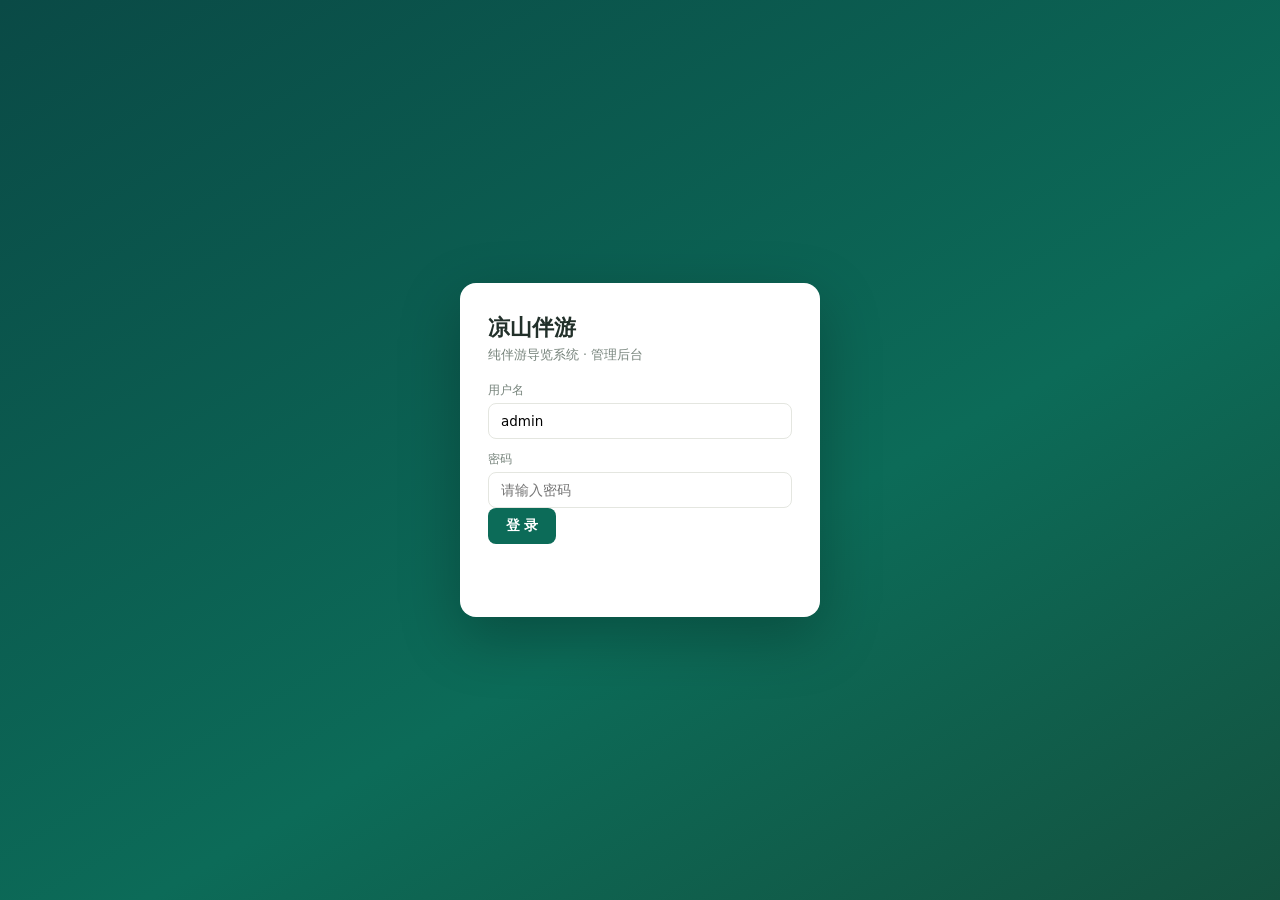
<file: banyou/admin/index.html>
<!doctype html>
<html lang="zh-CN">
<head>
<meta charset="utf-8">
<meta name="viewport" content="width=device-width, initial-scale=1">
<title>凉山伴游 · 管理后台</title>
<link rel="stylesheet" href="assets/leaflet.css">
<link rel="stylesheet" href="assets/admin.css">
</head>
<body>

<!-- 登录 -->
<div id="login-view" hidden>
  <div class="login-card">
    <h1>凉山伴游</h1>
    <p class="sub">纯伴游导览系统 · 管理后台</p>
    <label>用户名</label>
    <input id="login-user" autocomplete="username" value="admin">
    <label>密码</label>
    <input id="login-pass" type="password" autocomplete="current-password" placeholder="请输入密码">
    <button class="btn" id="login-btn">登 录</button>
    <p class="err" id="login-err"></p>
  </div>
</div>

<!-- 主界面 -->
<div id="main-view" hidden>
  <aside id="sidebar">
    <div class="brand">🏔️ 凉山伴游</div>
    <nav id="menu">
      <a data-sec="dashboard" class="active"><i data-lucide="layout-dashboard"></i>数据概览</a>
      <a data-sec="areas"><i data-lucide="mountain"></i>景区管理</a>
      <a data-sec="spots"><i data-lucide="map-pin"></i>点位管理</a>
      <a data-sec="routes"><i data-lucide="route"></i>路线管理</a>
      <a data-sec="products"><i data-lucide="shopping-bag"></i>文创商品</a>
      <a data-sec="orders"><i data-lucide="receipt-text"></i>订单管理</a>
      <a data-sec="settings"><i data-lucide="settings-2"></i>应用设置</a>
      <a data-sec="api"><i data-lucide="plug"></i>API 接入</a>
      <a data-sec="account"><i data-lucide="user-cog"></i>账号</a>
    </nav>
    <div class="side-foot">
      <a href="/" target="_blank">打开游客端 ↗</a>
      <button id="logout-btn">退出登录</button>
    </div>
  </aside>

  <main id="content">
    <section id="sec-dashboard" class="sec">
      <h2>数据概览</h2>
      <div class="stat-row" id="stat-cards"></div>
      <div class="card pad">
        <h3>运营提示</h3>
        <p class="muted">游客端与小程序一律通过 <code>/api/v1</code> 开放接口读取内容；此处修改保存后实时生效，无需重启服务。详见「API 接入」页。</p>
      </div>
    </section>

    <section id="sec-areas" class="sec" hidden>
      <div class="sec-head"><h2>景区管理</h2><button class="btn" id="area-new">＋ 新建景区</button></div>
      <div class="card"><table id="area-table" class="tbl"></table></div>
    </section>

    <section id="sec-spots" class="sec" hidden>
      <div class="sec-head">
        <h2>点位管理</h2>
        <select id="spot-area-filter"></select>
        <button class="btn" id="spot-new">＋ 新建点位</button>
      </div>
      <div class="card"><table id="spot-table" class="tbl"></table></div>
    </section>

    <section id="sec-routes" class="sec" hidden>
      <div class="sec-head">
        <h2>路线管理</h2>
        <select id="route-area-filter"></select>
        <button class="btn" id="route-new">＋ 新建路线</button>
      </div>
      <div class="card"><table id="route-table" class="tbl"></table></div>
    </section>

    <section id="sec-products" class="sec" hidden>
      <div class="sec-head"><h2>文创商品</h2><button class="btn" id="product-new">＋ 新建商品</button></div>
      <div class="card pad muted" style="margin-bottom:14px">
        不打扰原则：商品不会主动推送给游客；关联「点位」的只在对应讲解页底部露出一行小条，
        关联「景区」的出现在该景区好物浮层，都不关联则为全域好物。
      </div>
      <div class="card"><table id="product-table" class="tbl"></table></div>
    </section>

    <section id="sec-orders" class="sec" hidden>
      <div class="sec-head">
        <h2>订单管理</h2>
        <select id="order-status-filter">
          <option value="">全部状态</option>
          <option value="pending">待支付</option>
          <option value="paid">已支付</option>
          <option value="shipped">已发货</option>
          <option value="cancelled">已取消</option>
        </select>
      </div>
      <div class="card"><table id="order-table" class="tbl"></table></div>
    </section>

    <section id="sec-settings" class="sec" hidden>
      <div class="sec-head"><h2>应用设置</h2><button class="btn" id="settings-save">保存全部</button></div>
      <div id="settings-body"></div>
    </section>

    <section id="sec-api" class="sec" hidden>
      <div class="sec-head"><h2>API 接入说明</h2></div>
      <div class="card pad api-doc">
        <h3>开放接口（游客端 / 三方平台，只读）</h3>
        <table class="tbl slim">
          <tr><th>接口</th><th>说明</th></tr>
          <tr><td><code>GET /api/v1/bootstrap</code></td><td>应用冷启动：公开设置 + 区域列表（一次拉全）</td></tr>
          <tr><td><code>GET /api/v1/scenic-areas</code></td><td>景区列表，支持 <code>?region=liangshan&city=西昌市&keyword=泸沽湖</code></td></tr>
          <tr><td><code>GET /api/v1/scenic-areas/{id}</code></td><td>景区详情（含点位与路线）</td></tr>
          <tr><td><code>GET /api/v1/spots/{id}</code></td><td>点位详情（多语言讲解稿、音频、坐标、触发半径）</td></tr>
          <tr><td><code>GET /api/v1/routes/{id}</code></td><td>伴游路线详情（按 seq 有序点位）</td></tr>
          <tr><td><code>GET /api/v1/nearby?lat=&lng=</code></td><td>按距离排序的附近景区</td></tr>
        </table>
        <h3>管理接口（JWT 鉴权）</h3>
        <p class="muted">前缀 <code>/api/admin</code>：登录 <code>POST /login</code>；景区/点位/路线/区域 CRUD；<code>PUT /routes/{id}/stops</code> 路线排点；<code>GET/PUT /settings</code> 应用设置；<code>POST /uploads</code> 素材上传（图片/音频，≤20MB）。鉴权方式：<code>Authorization: Bearer &lt;token&gt;</code>。</p>
        <h3>在线文档</h3>
        <p class="muted">启动后访问 <a href="/docs" target="_blank">/docs</a>（Swagger UI）查看全部接口定义。</p>
      </div>
    </section>

    <section id="sec-account" class="sec" hidden>
      <div class="sec-head"><h2>账号</h2></div>
      <div class="card pad" style="max-width:420px">
        <h3>修改密码</h3>
        <label>原密码</label><input type="password" id="pwd-old">
        <label>新密码（至少 6 位）</label><input type="password" id="pwd-new">
        <button class="btn" id="pwd-save">保存</button>
      </div>
    </section>
  </main>
</div>

<!-- 通用弹窗 -->
<div id="modal-mask" hidden>
  <div id="modal" role="dialog"></div>
</div>

<div id="toast"></div>

<script src="assets/leaflet.js"></script>
<script src="assets/lucide.min.js"></script>
<script src="assets/admin.js"></script>
</body>
</html>
</file>
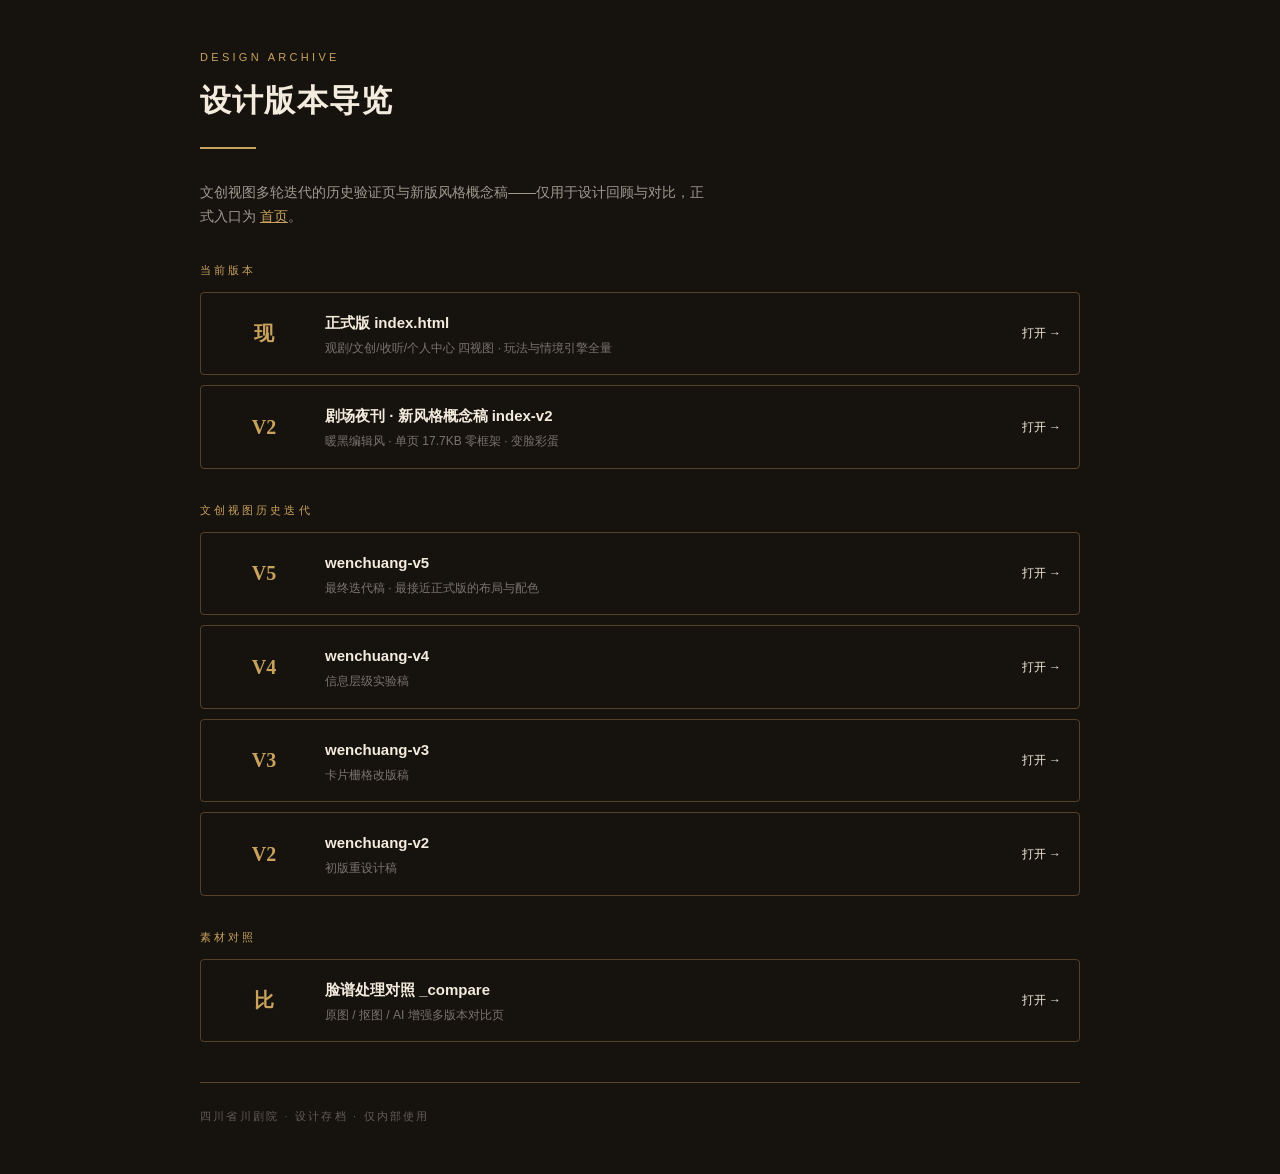
<file: frontend/redesign/index.html>
<!DOCTYPE html>
<html lang="zh-CN">
<head>
<meta charset="UTF-8">
<meta name="viewport" content="width=device-width, initial-scale=1.0">
<title>设计版本导览 · 文创迭代 v2-v5</title>
<style>
:root{--ink:#16120E;--paper:#F3EBDD;--gold:#C9A25E;--hair:1px solid rgba(201,162,94,.34)}
*{margin:0;padding:0;box-sizing:border-box}
body{background:var(--ink);color:var(--paper);font-family:'Outfit','PingFang SC',sans-serif;font-size:16px;line-height:1.7;padding:48px 24px}
.wrap{max-width:880px;margin:0 auto}
h1{font-family:'Noto Serif SC',serif;font-weight:900;font-size:31px;letter-spacing:.04em}
.kicker{font-size:11px;letter-spacing:.3em;color:var(--gold);margin-bottom:8px}
.rule{width:56px;height:2px;background:var(--gold);margin:20px 0 32px}
p.desc{color:rgba(243,235,221,.62);font-size:14px;margin-bottom:32px;max-width:66ch}
a.item{display:grid;grid-template-columns:90px 1fr auto;gap:16px;align-items:center;padding:16px 18px;
  border:var(--hair);border-radius:4px;margin-bottom:10px;text-decoration:none;color:var(--paper);transition:border-color .2s,background .2s}
a.item:hover{border-color:var(--gold);background:rgba(201,162,94,.07)}
a.item .v{font-family:'Noto Serif SC',serif;font-weight:900;font-size:20px;color:var(--gold);text-align:center}
a.item .t b{font-size:15px}
a.item .t small{display:block;font-size:12px;color:rgba(243,235,221,.45);margin-top:2px}
a.item .go{font-size:12px;color:var(--paper-dim)}
.group{font-size:11px;letter-spacing:.28em;color:var(--gold);margin:32px 0 12px}
footer{margin-top:40px;padding-top:24px;border-top:var(--hair);font-size:11px;letter-spacing:.2em;color:rgba(243,235,221,.35)}
</style>
</head>
<body>
<div class="wrap">
  <div class="kicker">DESIGN ARCHIVE</div>
  <h1>设计版本导览</h1>
  <div class="rule"></div>
  <p class="desc">文创视图多轮迭代的历史验证页与新版风格概念稿——仅用于设计回顾与对比，正式入口为 <a href="/" style="color:var(--gold)">首页</a>。</p>

  <div class="group">当前版本</div>
  <a class="item" href="/">
    <span class="v">现</span>
    <span class="t"><b>正式版 index.html</b><small>观剧/文创/收听/个人中心 四视图 · 玩法与情境引擎全量</small></span>
    <span class="go">打开 →</span>
  </a>
  <a class="item" href="/index-v2.html">
    <span class="v">V2</span>
    <span class="t"><b>剧场夜刊 · 新风格概念稿 index-v2</b><small>暖黑编辑风 · 单页 17.7KB 零框架 · 变脸彩蛋</small></span>
    <span class="go">打开 →</span>
  </a>

  <div class="group">文创视图历史迭代</div>
  <a class="item" href="/designs/wenchuang-v5.html">
    <span class="v">V5</span>
    <span class="t"><b>wenchuang-v5</b><small>最终迭代稿 · 最接近正式版的布局与配色</small></span>
    <span class="go">打开 →</span>
  </a>
  <a class="item" href="/designs/wenchuang-v4.html">
    <span class="v">V4</span>
    <span class="t"><b>wenchuang-v4</b><small>信息层级实验稿</small></span>
    <span class="go">打开 →</span>
  </a>
  <a class="item" href="/designs/wenchuang-v3.html">
    <span class="v">V3</span>
    <span class="t"><b>wenchuang-v3</b><small>卡片栅格改版稿</small></span>
    <span class="go">打开 →</span>
  </a>
  <a class="item" href="/designs/wenchuang-v2.html">
    <span class="v">V2</span>
    <span class="t"><b>wenchuang-v2</b><small>初版重设计稿</small></span>
    <span class="go">打开 →</span>
  </a>

  <div class="group">素材对照</div>
  <a class="item" href="/assets/_compare.html">
    <span class="v">比</span>
    <span class="t"><b>脸谱处理对照 _compare</b><small>原图 / 抠图 / AI 增强多版本对比页</small></span>
    <span class="go">打开 →</span>
  </a>

  <footer>四川省川剧院 · 设计存档 · 仅内部使用</footer>
</div>
</body>
</html>
</file>
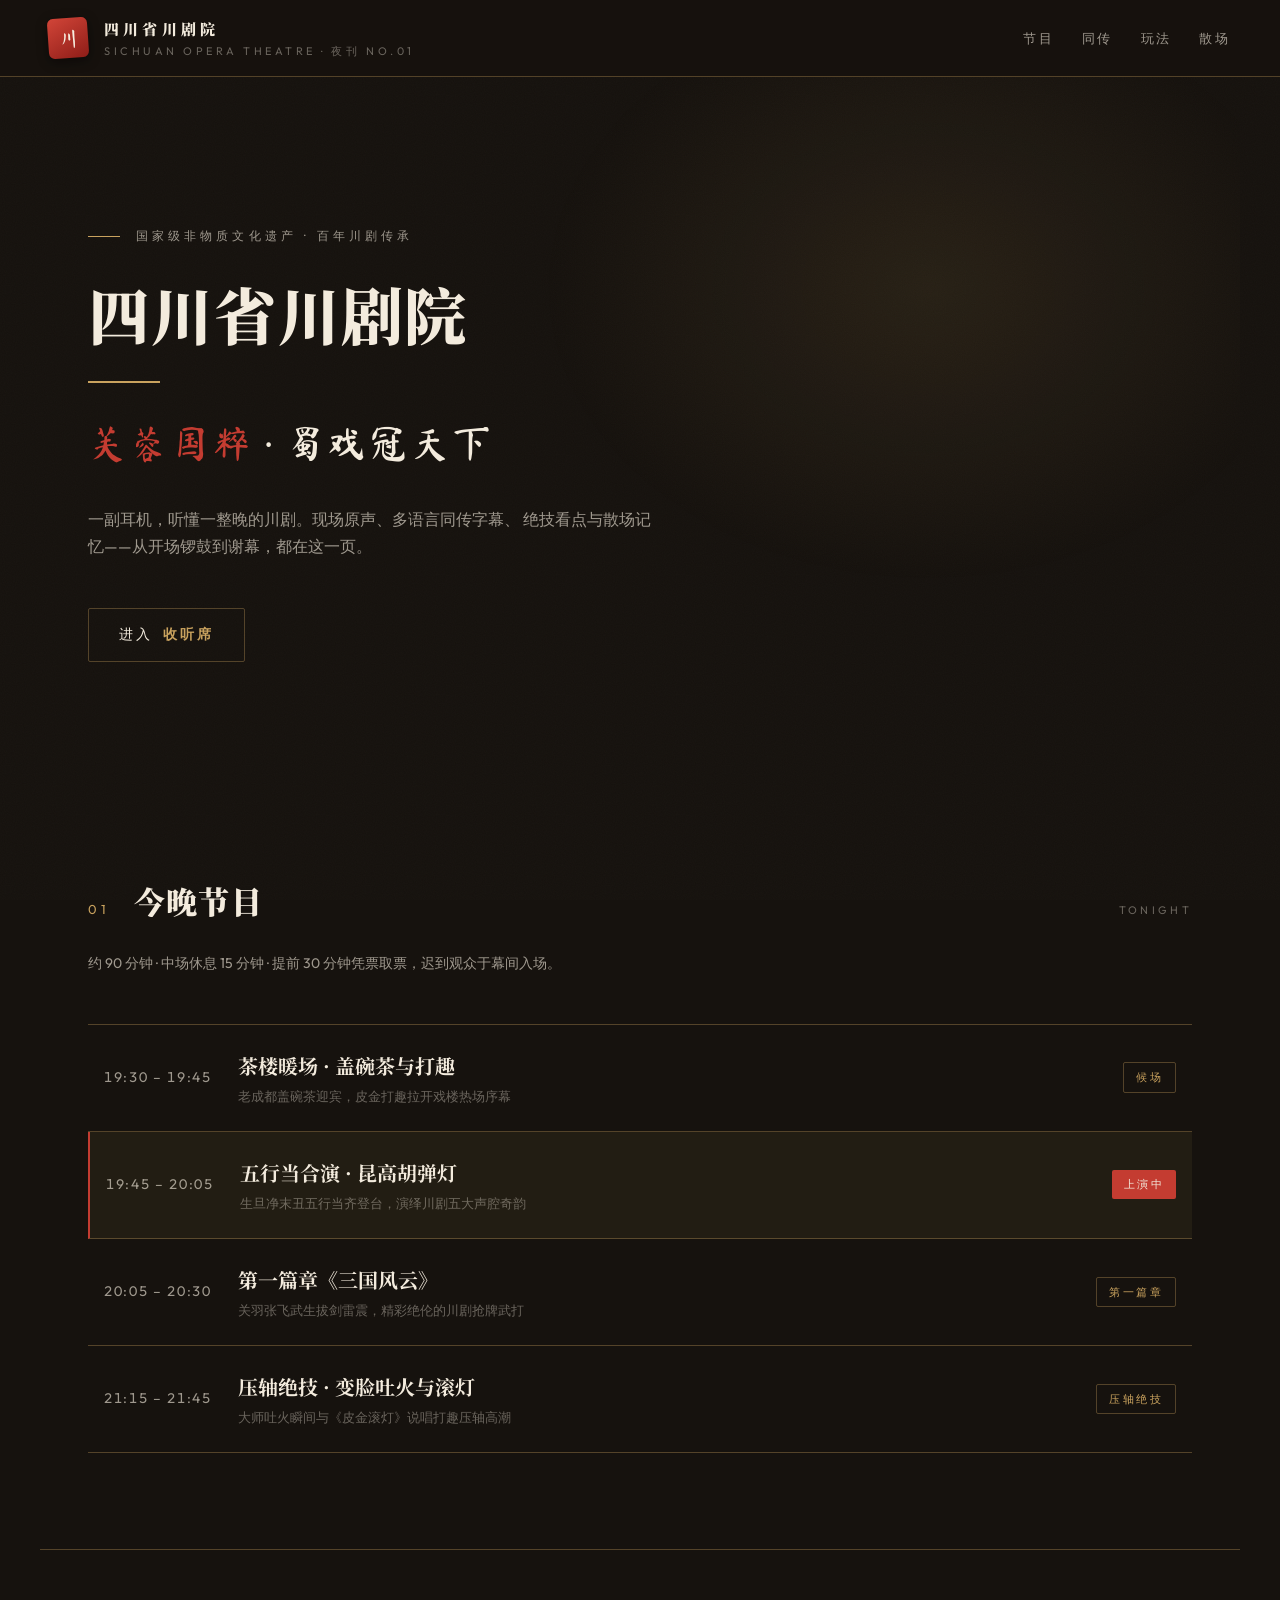
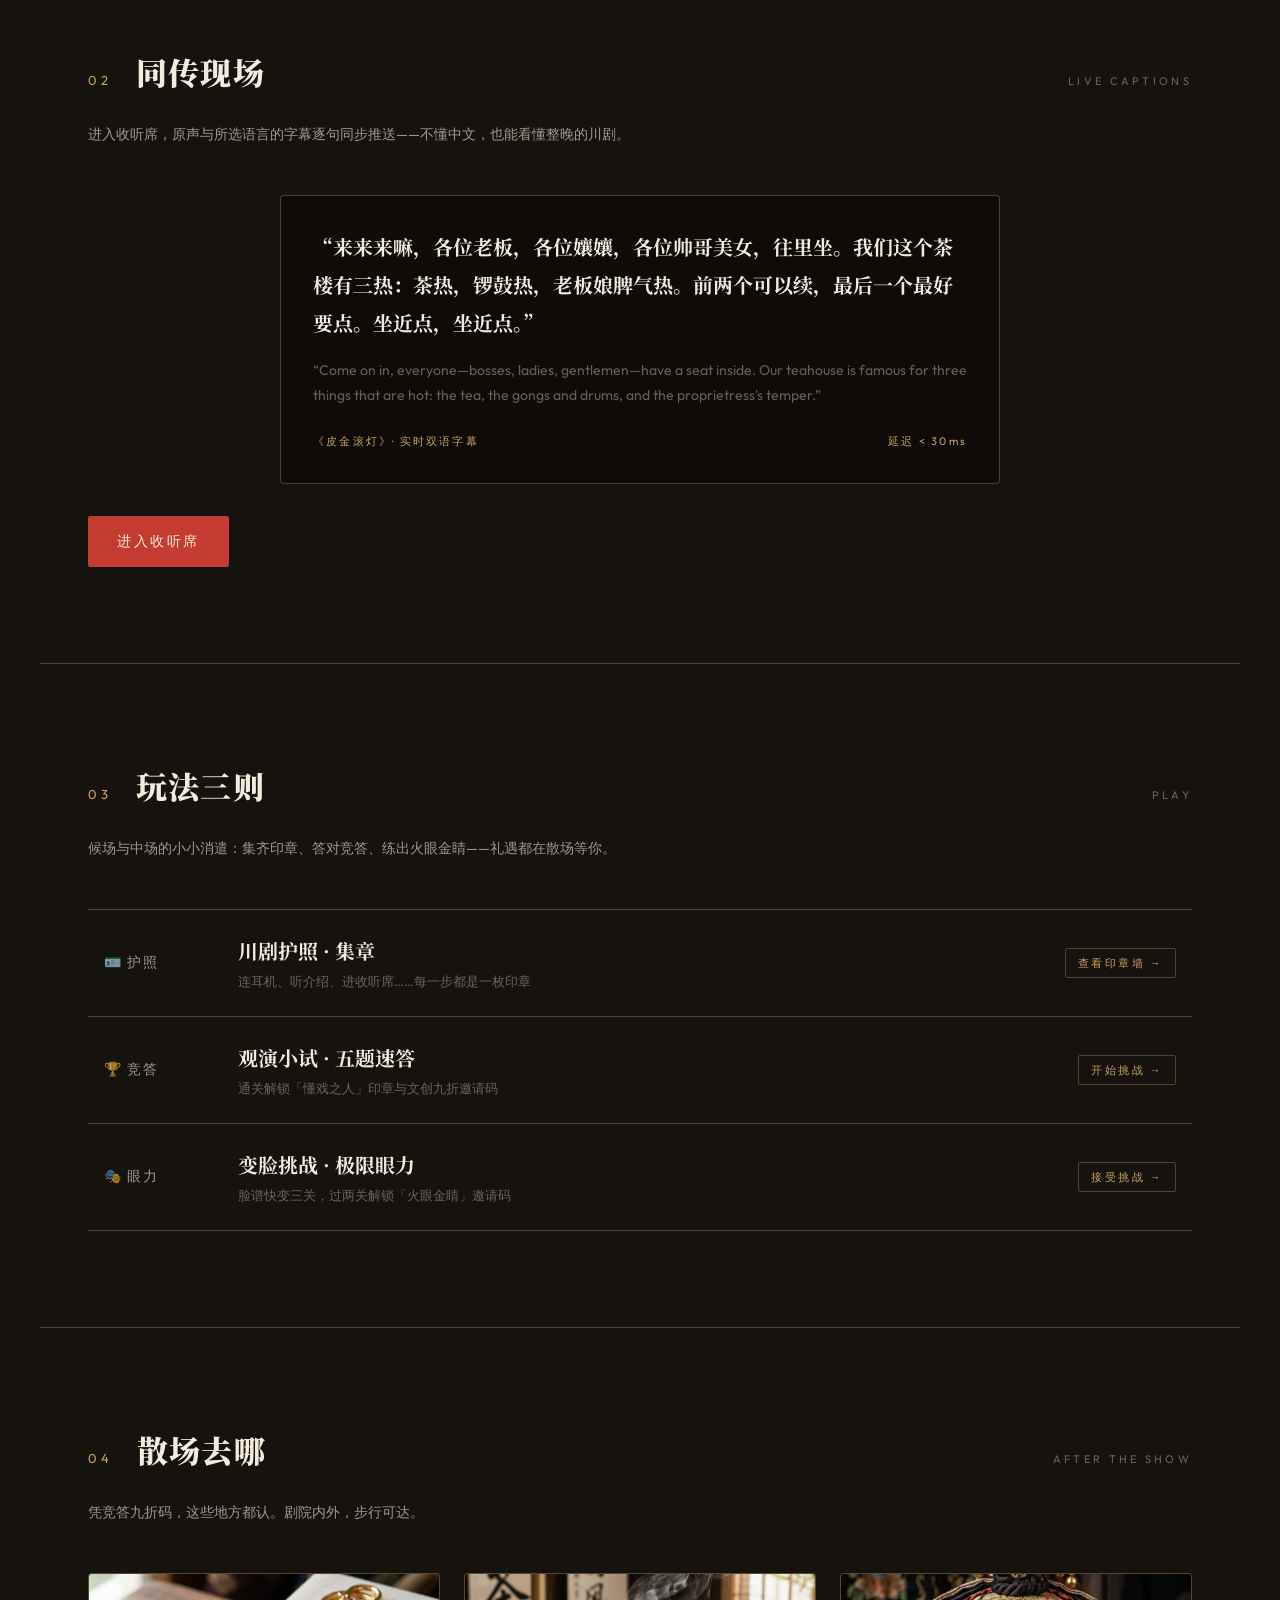
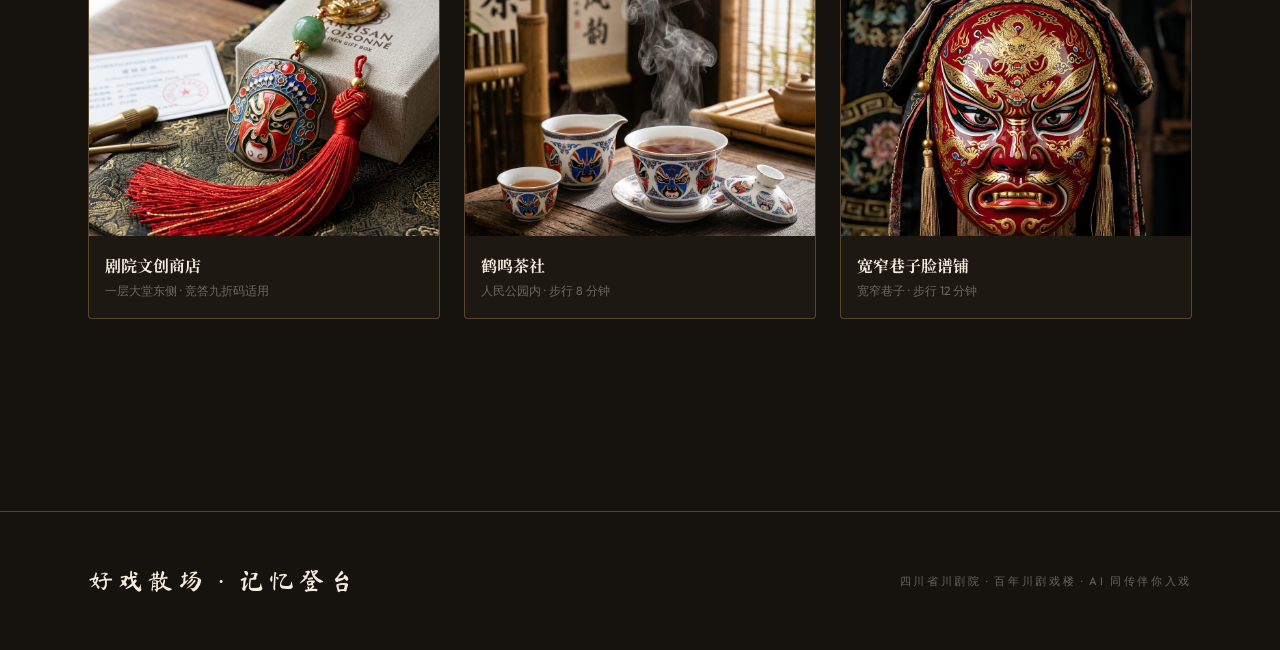
<file: frontend/index-v2.html>
<!DOCTYPE html>
<html lang="zh-CN">
<head>
<meta charset="UTF-8">
<meta name="viewport" content="width=device-width, initial-scale=1.0">
<title>四川省川剧院 · 夜刊 NO.01（新风格概念版）</title>
<link href="./assets/fonts/fonts.css" rel="stylesheet">
<style>
/* ============================================================
   夜刊 · 剧场编辑风（Design KB 对齐版）
   KB §2.1 字号阶梯：16 基准 ×1.25 → 16/20/25/31/39/49/62
   KB §2.5 间距：8pt 倍数（8/16/24/32/48/64/96）
   KB §2.9 色彩 60-30-10：暖黑底 60 / 米白文字 30 / 朱红点睛 10
   KB §4.中式：留白≥50% / 印章 1 处 / 金线细如发丝 / 书法只做大字
   ============================================================ */
:root{
  --ink:#16120E;          /* 暖黑底（禁纯黑） */
  --ink-2:#1E1813;        /* 面层 */
  --ink-3:#262019;        /* 卡层 */
  --paper:#F3EBDD;        /* 米白 */
  --paper-dim:rgba(243,235,221,.62);
  --paper-faint:rgba(243,235,221,.38);
  --gold:#C9A25E;         /* 描金 */
  --gold-hair:rgba(201,162,94,.34);
  --red:#C43C31;          /* 朱红（唯一强调） */
  --hair:1px solid var(--gold-hair);
  --s1:8px; --s2:16px; --s3:24px; --s4:32px; --s5:48px; --s6:64px; --s8:96px;
  --serif:'Noto Serif SC',serif;
  --calli:'Ma Shan Zheng',serif;
  --sans:'Outfit','PingFang SC','Microsoft YaHei',sans-serif;
}
*{margin:0;padding:0;box-sizing:border-box}
html{scroll-behavior:smooth}
body{
  background:var(--ink);color:var(--paper);font-family:var(--sans);
  font-size:16px;line-height:1.7;min-height:100vh;
  -webkit-font-smoothing:antialiased;overflow-x:hidden;
}
/* 噪点去塑料感 4%（KB §4 渐变光效） */
body::before{content:'';position:fixed;inset:0;pointer-events:none;z-index:0;opacity:.05;
  background-image:url("data:image/svg+xml,%3Csvg xmlns='http://www.w3.org/2000/svg' width='120' height='120'%3E%3Cfilter id='n'%3E%3CfeTurbulence type='fractalNoise' baseFrequency='0.9' numOctaves='2'/%3E%3C/filter%3E%3Crect width='120' height='120' filter='url(%23n)' opacity='0.5'/%3E%3C/svg%3E");}
::selection{background:var(--red);color:var(--paper)}
a{color:inherit;text-decoration:none}
button{font-family:inherit}

/* ── 刊头 ── */
.mast{position:sticky;top:0;z-index:50;display:flex;align-items:center;justify-content:space-between;
  padding:var(--s2) var(--s5);background:rgba(22,18,14,.82);backdrop-filter:blur(10px);
  border-bottom:var(--hair)}
.mast .brand{display:flex;align-items:center;gap:var(--s2)}
.seal{width:40px;height:40px;border-radius:6px;flex-shrink:0;display:flex;align-items:center;justify-content:center;
  background:linear-gradient(150deg,#D24538,#8E1D18);color:#F7EEE0;font-family:var(--calli);font-size:20px;
  transform:rotate(-4deg);box-shadow:0 3px 12px rgba(0,0,0,.45)}
.mast .name{font-family:var(--serif);font-weight:900;letter-spacing:.28em;font-size:15px}
.mast .no{font-size:11px;letter-spacing:.32em;color:var(--paper-faint);text-transform:uppercase}
.mast nav{display:flex;gap:var(--s3)}
.mast nav a{font-size:13px;letter-spacing:.18em;color:var(--paper-dim);padding:6px 2px;
  border-bottom:1px solid transparent;transition:color .15s,border-color .15s}
.mast nav a:hover{color:var(--paper);border-color:var(--gold)}
@media(max-width:760px){.mast{padding:var(--s2)}.mast .no{display:none}.mast nav{gap:var(--s2)}}
@media(max-width:520px){
  .mast{padding:10px 12px}
  .mast .name{font-size:12px;letter-spacing:.1em;white-space:nowrap}
  .mast nav{gap:12px}
  .mast nav a{font-size:12px;letter-spacing:.08em}
  .sec{padding:var(--s5) var(--s3)}
  .hero h1{font-size:34px}
}

/* ── Hero（编辑风大字 + 脸谱主体，留白过半） ── */
.hero{position:relative;max-width:1200px;margin:0 auto;padding:var(--s8) var(--s5) var(--s6);
  display:grid;grid-template-columns:minmax(0,7fr) minmax(0,5fr);gap:var(--s6);align-items:center;min-height:78vh}
.hero .kicker{display:flex;align-items:center;gap:var(--s2);font-size:12px;letter-spacing:.34em;
  color:var(--paper-dim);margin-bottom:var(--s4)}
.hero .kicker::before{content:'';width:32px;height:1px;background:var(--gold)}
.hero h1{font-family:var(--serif);font-weight:900;font-size:62px;line-height:1.14;letter-spacing:.02em}
.hero .rule{width:72px;height:2px;background:var(--gold);margin:var(--s4) 0}
.hero .duilian{font-family:var(--calli);font-size:39px;line-height:1.5;letter-spacing:.06em}
.hero .duilian em{font-style:normal;color:var(--red)}
.hero .sub{margin-top:var(--s4);max-width:36em;font-size:16px;color:var(--paper-dim)}
.hero .cta{display:inline-flex;align-items:center;gap:10px;margin-top:var(--s5);
  padding:14px 30px;border-radius:2px;border:1px solid var(--gold-hair);
  color:var(--paper);font-size:14px;letter-spacing:.22em;cursor:pointer;
  transition:border-color .2s,background .2s}
.hero .cta:hover{border-color:var(--gold);background:rgba(201,162,94,.08)}
.hero .cta b{color:var(--gold);font-weight:600}
/* 追光（单点） */
.hero::before{content:'';position:absolute;inset:0;pointer-events:none;
  background:radial-gradient(52% 68% at 74% 30%,rgba(201,162,94,.10),transparent 62%)}
@media(max-width:900px){
  .hero{grid-template-columns:1fr;padding:var(--s5) var(--s3);min-height:auto}
  .hero h1{font-size:39px}
  .hero .duilian{font-size:25px}
}

/* ── 章节骨架：编号 + 细线 + 大字标题 ── */
.sec{max-width:1200px;margin:0 auto;padding:var(--s8) var(--s5)}
.sec+.sec{border-top:var(--hair)}
.sec-head{display:flex;align-items:baseline;gap:var(--s3);margin-bottom:var(--s5)}
.sec-head .no{font-size:13px;letter-spacing:.3em;color:var(--gold)}
.sec-head h2{font-family:var(--serif);font-weight:900;font-size:31px;letter-spacing:.04em}
.sec-head .en{margin-left:auto;font-size:11px;letter-spacing:.3em;color:var(--paper-faint);text-transform:uppercase}
.sec-sub{max-width:66ch;color:var(--paper-dim);font-size:14px;margin:calc(-1*var(--s3)) 0 var(--s5) 0}

/* ── 01 今晚节目：时间轴行（非卡片堆叠） ── */
.bill{border-top:var(--hair)}
.bill-row{display:grid;grid-template-columns:110px 1fr auto;gap:var(--s3);align-items:center;
  padding:var(--s3) var(--s2);border-bottom:var(--hair);transition:background .2s}
.bill-row:hover{background:rgba(201,162,94,.05)}
.bill-row .tm{font-variant-numeric:tabular-nums;font-size:14px;letter-spacing:.12em;color:var(--paper-dim)}
.bill-row .nm{font-family:var(--serif);font-weight:700;font-size:20px}
.bill-row .ds{font-size:13px;color:var(--paper-faint);margin-top:2px}
.bill-row .tag{font-size:11px;letter-spacing:.22em;padding:5px 12px;border-radius:2px;white-space:nowrap}
.bill-row .tag.live{color:#F3EBDD;background:var(--red)}
.bill-row .tag.act{color:var(--gold);border:1px solid var(--gold-hair)}
.bill-row.on{background:rgba(201,162,94,.07);border-left:2px solid var(--red)}
@media(max-width:760px){.bill-row{grid-template-columns:1fr auto}.bill-row .tm{grid-column:1/-1}}

/* ── 02 同传现场：字幕样张 ── */
.cap-card{max-width:720px;margin:0 auto;border:var(--hair);border-radius:4px;
  background:rgba(0,0,0,.35);padding:var(--s4)}
.cap-card .zh{font-family:var(--serif);font-size:20px;line-height:1.9;color:var(--paper)}
.cap-card .en{font-size:14px;line-height:1.8;color:var(--paper-faint);margin-top:var(--s2)}
.cap-card .meta{display:flex;justify-content:space-between;margin-top:var(--s3);
  font-size:11px;letter-spacing:.2em;color:var(--gold)}
.walk{display:grid;grid-template-columns:repeat(3,1fr);gap:var(--s3);margin-top:var(--s4)}
.walk figure{border:var(--hair);border-radius:4px;overflow:hidden;background:var(--ink-2)}
.walk img{width:100%;aspect-ratio:4/3;object-fit:cover;transition:transform .3s ease;display:block}
.walk figure:hover img{transform:scale(1.03)}
.walk figcaption{padding:var(--s2)}
.walk .wn{font-family:var(--serif);font-weight:700;font-size:16px}
.walk .wd{font-size:12px;color:var(--paper-faint);margin-top:2px}
@media(max-width:760px){.walk{grid-template-columns:1fr}}

/* ── 通用按钮（每屏一个主 CTA） ── */
.btn{display:inline-flex;align-items:center;gap:10px;padding:13px 28px;border-radius:2px;
  border:1px solid var(--gold-hair);background:transparent;color:var(--paper);
  font-size:14px;letter-spacing:.18em;cursor:pointer;transition:all .2s}
.btn:hover{border-color:var(--gold);background:rgba(201,162,94,.08)}
.btn.primary{background:var(--red);border-color:var(--red)}
.btn.primary:hover{filter:brightness(1.12)}

/* ── 页脚 ── */
footer{border-top:var(--hair);margin-top:var(--s8)}
footer .in{max-width:1200px;margin:0 auto;padding:var(--s5);display:flex;align-items:center;justify-content:space-between;gap:var(--s3);flex-wrap:wrap}
footer .fin{font-family:var(--calli);font-size:25px;letter-spacing:.2em}
footer small{font-size:11px;letter-spacing:.24em;color:var(--paper-faint)}

/* ── 滚动显现（respect reduced-motion） ── */
.reveal{opacity:0;transform:translateY(18px);transition:opacity .6s ease,transform .6s ease}
.reveal.in{opacity:1;transform:none}
@media(prefers-reduced-motion:reduce){
  html{scroll-behavior:auto}
  .reveal{opacity:1;transform:none;transition:none}
  .reveal img,.walk img{transition:none}
}
</style>
</head>
<body>

<header class="mast">
  <div class="brand">
    <div class="seal">川</div>
    <div>
      <div class="name">四川省川剧院</div>
      <div class="no">SICHUAN OPERA THEATRE · 夜刊 NO.01</div>
    </div>
  </div>
  <nav>
    <a href="#tonight">节目</a>
    <a href="#live">同传</a>
    <a href="#play">玩法</a>
    <a href="#walk">散场</a>
  </nav>
</header>

<main>
  <!-- KB §4：留白过半 / 印章 1 处 / 书法只做大字 -->
  <section class="hero">
    <div>
      <div class="kicker">国家级非物质文化遗产 · 百年川剧传承</div>
      <h1>四川省川剧院</h1>
      <div class="rule"></div>
      <div class="duilian"><em>芙蓉国粹</em> · 蜀戏冠天下</div>
      <p class="sub">一副耳机，听懂一整晚的川剧。现场原声、多语言同传字幕、
        绝技看点与散场记忆——从开场锣鼓到谢幕，都在这一页。</p>
      <a class="cta" href="#live">进入<b>收听席</b></a>
    </div>
  </section>

  <!-- 01 今晚节目 -->
  <section class="sec" id="tonight">
    <div class="sec-head reveal">
      <span class="no">01</span>
      <h2>今晚节目</h2>
      <span class="en">TONIGHT</span>
    </div>
    <p class="sec-sub reveal">约 90 分钟 · 中场休息 15 分钟 · 提前 30 分钟凭票取票，迟到观众于幕间入场。</p>
    <div class="bill reveal">
      <div class="bill-row">
        <span class="tm">19:30 – 19:45</span>
        <div><div class="nm">茶楼暖场 · 盖碗茶与打趣</div><div class="ds">老成都盖碗茶迎宾，皮金打趣拉开戏楼热场序幕</div></div>
        <span class="tag act">候场</span>
      </div>
      <div class="bill-row on">
        <span class="tm">19:45 – 20:05</span>
        <div><div class="nm">五行当合演 · 昆高胡弹灯</div><div class="ds">生旦净末丑五行当齐登台，演绎川剧五大声腔奇韵</div></div>
        <span class="tag live">上演中</span>
      </div>
      <div class="bill-row">
        <span class="tm">20:05 – 20:30</span>
        <div><div class="nm">第一篇章《三国风云》</div><div class="ds">关羽张飞武生拔剑雷震，精彩绝伦的川剧抢牌武打</div></div>
        <span class="tag act">第一篇章</span>
      </div>
      <div class="bill-row">
        <span class="tm">21:15 – 21:45</span>
        <div><div class="nm">压轴绝技 · 变脸吐火与滚灯</div><div class="ds">大师吐火瞬间与《皮金滚灯》说唱打趣压轴高潮</div></div>
        <span class="tag act">压轴绝技</span>
      </div>
    </div>
  </section>

  <!-- 02 同传现场 -->
  <section class="sec" id="live">
    <div class="sec-head reveal">
      <span class="no">02</span>
      <h2>同传现场</h2>
      <span class="en">LIVE CAPTIONS</span>
    </div>
    <p class="sec-sub reveal">进入收听席，原声与所选语言的字幕逐句同步推送——不懂中文，也能看懂整晚的川剧。</p>
    <div class="cap-card reveal">
      <div class="zh">“来来来嘛，各位老板，各位孃孃，各位帅哥美女，往里坐。我们这个茶楼有三热：茶热，锣鼓热，老板娘脾气热。前两个可以续，最后一个最好要点。坐近点，坐近点。”</div>
      <div class="en">“Come on in, everyone—bosses, ladies, gentlemen—have a seat inside. Our teahouse is famous for three things that are hot: the tea, the gongs and drums, and the proprietress's temper.”</div>
      <div class="meta"><span>《皮金滚灯》· 实时双语字幕</span><span>延迟 &lt; 30ms</span></div>
    </div>
    <div style="margin-top:var(--s4)">
      <a class="btn primary" href="./index.html?demo=1&view=livelisten">进入收听席</a>
    </div>
  </section>

  <!-- 03 玩法三则 -->
  <section class="sec" id="play">
    <div class="sec-head reveal">
      <span class="no">03</span>
      <h2>玩法三则</h2>
      <span class="en">PLAY</span>
    </div>
    <p class="sec-sub reveal">候场与中场的小小消遣：集齐印章、答对竞答、练出火眼金睛——礼遇都在散场等你。</p>
    <div class="bill reveal">
      <div class="bill-row">
        <span class="tm">🪪 护照</span>
        <div><div class="nm">川剧护照 · 集章</div><div class="ds">连耳机、听介绍、进收听席……每一步都是一枚印章</div></div>
        <a class="tag act" href="./index.html?demo=1&view=profile">查看印章墙 →</a>
      </div>
      <div class="bill-row">
        <span class="tm">🏆 竞答</span>
        <div><div class="nm">观演小试 · 五题速答</div><div class="ds">通关解锁「懂戏之人」印章与文创九折邀请码</div></div>
        <a class="tag act" href="./index.html?demo=1&view=spectate">开始挑战 →</a>
      </div>
      <div class="bill-row">
        <span class="tm">🎭 眼力</span>
        <div><div class="nm">变脸挑战 · 极限眼力</div><div class="ds">脸谱快变三关，过两关解锁「火眼金睛」邀请码</div></div>
        <a class="tag act" href="./index.html?demo=1&view=spectate">接受挑战 →</a>
      </div>
    </div>
  </section>

  <!-- 04 散场去哪 -->
  <section class="sec" id="walk">
    <div class="sec-head reveal">
      <span class="no">04</span>
      <h2>散场去哪</h2>
      <span class="en">AFTER THE SHOW</span>
    </div>
    <p class="sec-sub reveal">凭竞答九折码，这些地方都认。剧院内外，步行可达。</p>
    <div class="walk reveal">
      <figure>
        <img src="./assets/products/furong_mask_pendant.jpg" alt="脸谱挂件">
        <figcaption><div class="wn">剧院文创商店</div><div class="wd">一层大堂东侧 · 竞答九折码适用</div></figcaption>
      </figure>
      <figure>
        <img src="./assets/products/furong_gaiwan_teaset.jpg" alt="盖碗茶">
        <figcaption><div class="wn">鹤鸣茶社</div><div class="wd">人民公园内 · 步行 8 分钟</div></figcaption>
      </figure>
      <figure>
        <img src="./assets/products/mask_gold_dragon.jpg" alt="金脸龙王">
        <figcaption><div class="wn">宽窄巷子脸谱铺</div><div class="wd">宽窄巷子 · 步行 12 分钟</div></figcaption>
      </figure>
    </div>
  </section>
</main>

<footer>
  <div class="in">
    <div class="fin">好戏散场 · 记忆登台</div>
    <small>四川省川剧院 · 百年川剧戏楼 · AI 同传伴你入戏</small>
  </div>
</footer>

<script>
/* 滚动显现 */
(function(){
  const io = new IntersectionObserver(es => es.forEach(e => {
    if (e.isIntersecting) { e.target.classList.add('in'); io.unobserve(e.target); }
  }), { threshold: 0.12 });
  document.querySelectorAll('.reveal').forEach(el => io.observe(el));
})();
</script>
</body>
</html>
</file>
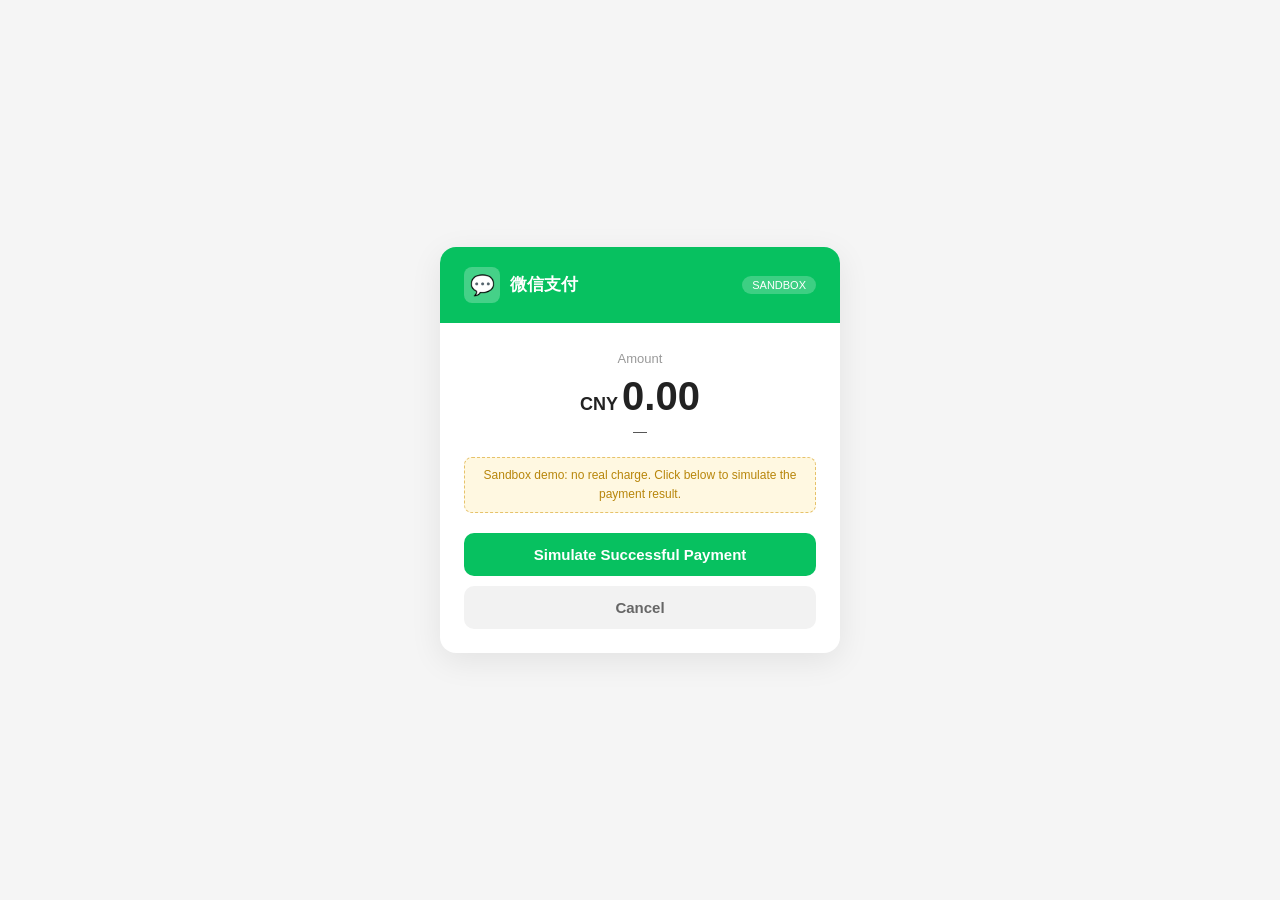
<file: frontend/mock-cashier.html>
<!DOCTYPE html>
<html lang="zh-CN">
<head>
  <meta charset="UTF-8" />
  <meta name="viewport" content="width=device-width, initial-scale=1.0" />
  <title>沙盒收银台 · Sandbox Cashier</title>
  <style>
    /* 沙盒演示收银台：微信/支付宝/PayPal 三风格皮肤，仅演示不产生真实扣款 */
    * { margin: 0; padding: 0; box-sizing: border-box; }
    body {
      font-family: -apple-system, BlinkMacSystemFont, "Segoe UI", "PingFang SC", "Microsoft YaHei", sans-serif;
      background: #f5f5f5; min-height: 100vh;
      display: flex; align-items: center; justify-content: center; padding: 16px;
    }
    .cashier {
      width: 100%; max-width: 400px; background: #fff; border-radius: 16px;
      box-shadow: 0 8px 32px rgba(0,0,0,.08); overflow: hidden;
    }
    .head { padding: 20px 24px; color: #fff; display: flex; align-items: center; gap: 10px; }
    .head .logo { width: 36px; height: 36px; border-radius: 8px; background: rgba(255,255,255,.25);
      display: flex; align-items: center; justify-content: center; font-size: 20px; }
    .head .name { font-size: 17px; font-weight: 700; }
    .head .mode { margin-left: auto; font-size: 11px; background: rgba(255,255,255,.22);
      padding: 3px 10px; border-radius: 999px; }
    .head.wechat { background: #07c160; }
    .head.alipay { background: #1677ff; }
    .head.paypal { background: #003087; }
    .body { padding: 28px 24px 24px; text-align: center; }
    .amount-label { font-size: 13px; color: #999; }
    .amount { font-size: 40px; font-weight: 700; color: #222; margin: 8px 0 4px; }
    .amount small { font-size: 18px; font-weight: 600; margin-right: 4px; }
    .subject { font-size: 14px; color: #555; margin-bottom: 6px; }
    .order-no { font-size: 12px; color: #aaa; word-break: break-all; }
    .sandbox-tip {
      margin: 18px 0 0; font-size: 12px; color: #b8860b; background: #fff8e1;
      border: 1px dashed #e6c26a; border-radius: 8px; padding: 8px 12px; line-height: 1.6;
    }
    .actions { display: flex; flex-direction: column; gap: 10px; margin-top: 20px; }
    button { width: 100%; padding: 13px; font-size: 15px; font-weight: 600;
      border: none; border-radius: 10px; cursor: pointer; transition: filter .15s; }
    button:disabled { opacity: .6; cursor: not-allowed; }
    .btn-pay { color: #fff; }
    .head.wechat ~ .body .btn-pay { background: #07c160; }
    .head.alipay ~ .body .btn-pay { background: #1677ff; }
    .head.paypal ~ .body .btn-pay { background: #003087; }
    .btn-pay:hover { filter: brightness(1.06); }
    .btn-cancel { background: #f2f2f2; color: #666; }
    .status { display: none; margin-top: 18px; padding: 14px; border-radius: 10px; font-size: 14px; font-weight: 600; }
    .status.ok { display: block; background: #e8f7ee; color: #07a254; }
    .status.err { display: block; background: #fdecec; color: #d93025; }
    .spinner { display: inline-block; width: 14px; height: 14px; border: 2px solid rgba(0,0,0,.15);
      border-top-color: currentColor; border-radius: 50%; animation: spin .8s linear infinite;
      vertical-align: -2px; margin-right: 6px; }
    @keyframes spin { to { transform: rotate(360deg); } }
  </style>
</head>
<body>
  <div class="cashier">
    <div class="head" id="head">
      <div class="logo" id="logo">💰</div>
      <div class="name" id="ch-name">沙盒收银台</div>
      <div class="mode">SANDBOX</div>
    </div>
    <div class="body">
      <div class="amount-label" data-t="payTo">支付金额</div>
      <div class="amount"><small id="currency">CNY</small><span id="amount">0.00</span></div>
      <div class="subject" id="subject">—</div>
      <div class="order-no" id="orderNo">—</div>
      <div class="sandbox-tip" data-t="tip">沙盒演示环境：不会产生真实扣款，点击下方按钮模拟支付结果。</div>
      <div class="actions">
        <button class="btn-pay" id="btnPay" data-t="payNow">模拟支付成功</button>
        <button class="btn-cancel" id="btnCancel" data-t="cancel">取消支付</button>
      </div>
      <div class="status" id="status"></div>
    </div>
  </div>

  <script>
    /* 多语言：跟随 localStorage.app_lang（与主站一致），缺省中文 */
    const T = {
      zh: { payTo: '支付金额', tip: '沙盒演示环境：不会产生真实扣款，点击下方按钮模拟支付结果。', payNow: '模拟支付成功', cancel: '取消支付', paying: '正在确认支付…', ok: '支付成功！订单已完成。', fail: '支付失败或已取消。', back: '返回' },
      en: { payTo: 'Amount', tip: 'Sandbox demo: no real charge. Click below to simulate the payment result.', payNow: 'Simulate Successful Payment', cancel: 'Cancel', paying: 'Confirming payment…', ok: 'Payment successful! Order completed.', fail: 'Payment failed or cancelled.', back: 'Back' }
    };
    const lang = (localStorage.getItem('app_lang') || 'zh').startsWith('zh') ? 'zh' : 'en';
    document.querySelectorAll('[data-t]').forEach(el => { el.textContent = T[lang][el.dataset.t] || el.textContent; });

    const q = new URLSearchParams(location.search);
    const orderNo = q.get('order_no') || '';
    const channel = q.get('channel') || 'wechat';
    const SKIN = {
      wechat: { name: '微信支付', logo: '💬' },
      alipay: { name: '支付宝', logo: '💙' },
      paypal: { name: 'PayPal', logo: '🅿️' },
    };
    const skin = SKIN[channel] || SKIN.wechat;
    document.getElementById('ch-name').textContent = skin.name;
    document.getElementById('logo').textContent = skin.logo;
    document.getElementById('head').classList.add(channel);
    document.getElementById('amount').textContent = q.get('amount') || '0.00';
    document.getElementById('currency').textContent = q.get('currency') || 'CNY';
    document.getElementById('subject').textContent = q.get('subject') || '—';
    document.getElementById('orderNo').textContent = orderNo;

    const btnPay = document.getElementById('btnPay');
    const btnCancel = document.getElementById('btnCancel');
    const statusBox = document.getElementById('status');
    const setStatus = (cls, text) => { statusBox.className = 'status ' + cls; statusBox.textContent = text; };

    async function post(url, body) {
      const resp = await fetch(url, {
        method: 'POST',
        headers: { 'Content-Type': 'application/json' },
        body: body ? JSON.stringify(body) : undefined,
      });
      return resp.json();
    }

    /* PayPal 真沙盒回跳：URL 带 token=PayerID，走 capture；其余走模拟确认 */
    const paypalToken = q.get('token');
    btnPay.addEventListener('click', async () => {
      btnPay.disabled = true; btnCancel.disabled = true;
      setStatus('err', '');
      statusBox.className = 'status ok';
      statusBox.innerHTML = '<span class="spinner"></span>' + T[lang].paying;
      try {
        const body = paypalToken
          ? await post(`/api/payments/orders/${orderNo}/paypal-capture`, { token: paypalToken })
          : await post(`/api/payments/mock/${orderNo}/confirm`);
        if (body.code === 0 && body.data && body.data.status === 'paid') {
          setStatus('ok', T[lang].ok);
          btnPay.style.display = 'none'; btnCancel.textContent = T[lang].back;
          btnCancel.disabled = false;
          btnCancel.onclick = () => { location.href = '/'; };
        } else {
          throw new Error(body.message || 'failed');
        }
      } catch (e) {
        setStatus('err', T[lang].fail);
        btnPay.disabled = false; btnCancel.disabled = false;
      }
    });

    btnCancel.addEventListener('click', () => {
      if (history.length > 1) history.back(); else location.href = '/';
    });
  </script>
</body>
</html>
</file>
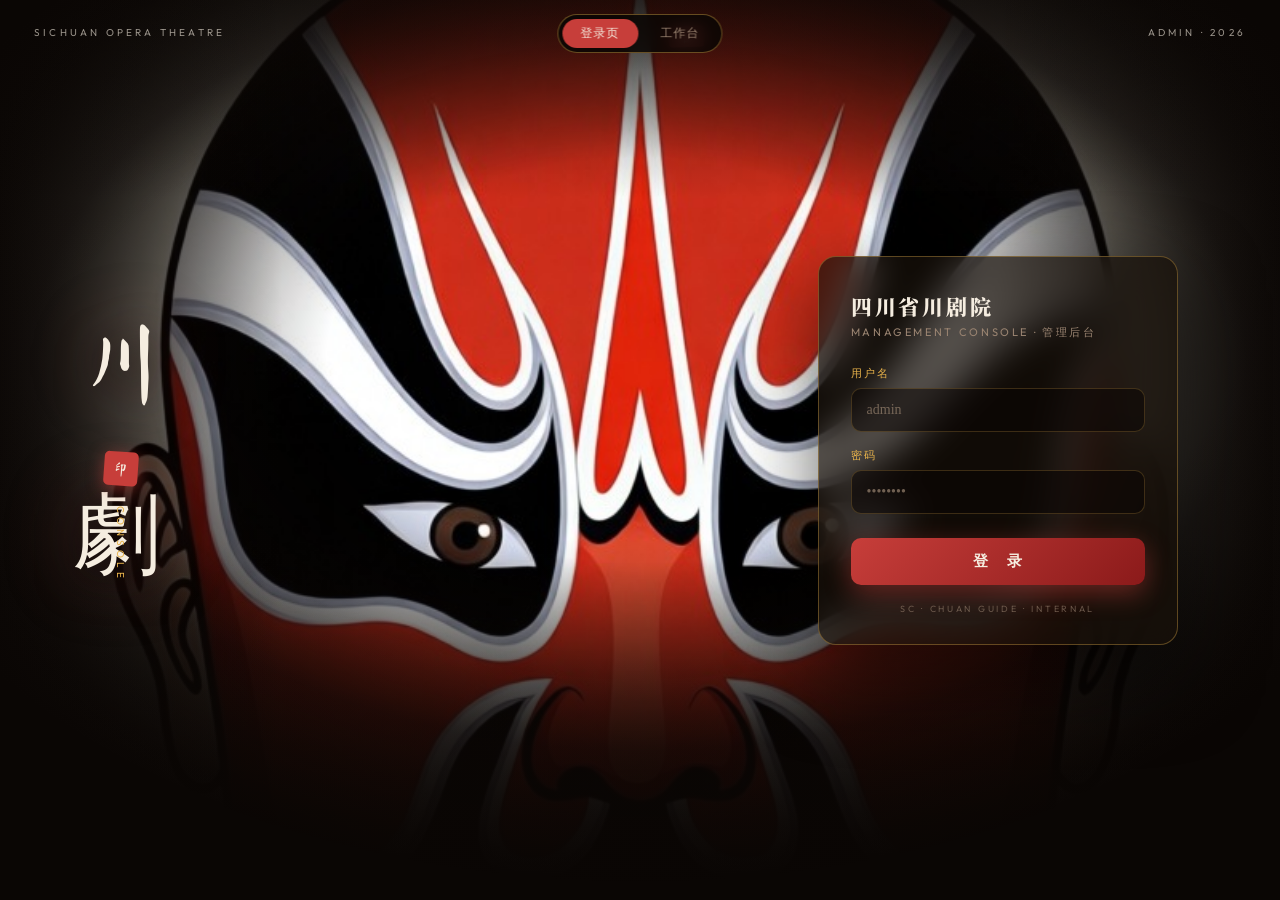
<file: admin/redesign/preview.html>
<!DOCTYPE html>
<html lang="zh-CN">
<head>
<meta charset="UTF-8">
<meta name="viewport" content="width=device-width, initial-scale=1.0">
<title>管理后台 · v2 重构预览（登录惊艳 + 工作台克制）</title>
<link rel="stylesheet" href="../../frontend/assets/fonts/fonts.css">
<style>
/* ============================================================
   管理后台 v2 重构预览（独立静态稿，原 admin/index.html 零改动）
   策略（按 chuan-frontend-design skill 页面类型路由）：
     · 登录页 = 工作台里唯一的"一眼惊艳"位：全屏变脸脸谱 + 追光遮罩
       + 书法大字 + 玻璃拟态登录卡（复用观众端 v5 的聚光手法）
     · 工作台 = 克制：信息密度优先，品牌感靠细节（衬线标题、朱砂
       状态点、鎏金高亮），不做 hero、不加动效堆料
   Token：近纯黑 #0A0604 / 朱砂 #C73E3A / 鎏金 #E8B34B / 宣纸 #F5EDE0
   工作台亮区：纸 #F7F2E9 / 卡 #FFFDF8 / 墨字 #241A12 / 线 #E6DAC4
   ============================================================ */
:root{
  --black:#0A0604; --cinnabar:#C73E3A; --cinnabar-deep:#8B1A1A; --gold:#E8B34B;
  --paper:#F5EDE0; --smoke:#9A8471;
  --bg:#F7F2E9; --card:#FFFDF8; --ink:#241A12; --ink-2:#5C4A3A; --ink-3:#9A8B7A;
  --line:#E6DAC4; --ok:#3F6D4E; --warn:#B07A1E; --info:#3A6D8C;
  --serif:'Noto Serif SC',serif; --brush:'Ma Shan Zheng',cursive; --latin:'Outfit',sans-serif;
}
*{margin:0;padding:0;box-sizing:border-box}
button{font:inherit;color:inherit;background:none;border:0;cursor:pointer}
a{color:inherit;text-decoration:none}
img{display:block;width:100%;height:100%;object-fit:cover}
@media (prefers-reduced-motion:reduce){*{animation:none!important;transition:none!important}}

/* 预览用屏幕切换器（正式版删除） */
.switcher{
  position:fixed;top:14px;left:50%;transform:translateX(-50%);z-index:99;
  display:flex;gap:4px;background:rgba(10,6,4,.85);border:1px solid rgba(232,179,75,.4);
  border-radius:999px;padding:4px;backdrop-filter:blur(8px);
}
.switcher button{
  font-size:12px;letter-spacing:.1em;color:var(--smoke);padding:6px 18px;border-radius:999px;
}
.switcher button.on{background:var(--cinnabar);color:var(--paper)}

/* ═══════════════ 屏一：登录（惊艳位）═══════════════ */
.login{
  position:relative;min-height:100vh;background:var(--black);
  display:flex;align-items:center;justify-content:center;overflow:hidden;
}
/* 全屏脸谱 + 追光羽化（同观众端 v5 手法）。
   mask 收小 + 左右侧向压暗渐变，消掉米色底被压成的灰雾带。 */
.login .face{
  position:absolute;inset:0;
  -webkit-mask-image:radial-gradient(ellipse 72% 66% at 50% 40%,#000 34%,rgba(0,0,0,.2) 66%,transparent 88%);
  mask-image:radial-gradient(ellipse 72% 66% at 50% 40%,#000 34%,rgba(0,0,0,.2) 66%,transparent 88%);
}
.login .face img{object-position:center 26%;transform:scale(1.28)}
.login::after{
  content:'';position:absolute;inset:0;pointer-events:none;
  background:
    radial-gradient(110% 80% at 50% 40%, transparent 40%, rgba(10,6,4,.72) 100%),
    linear-gradient(90deg, rgba(10,6,4,.92) 0%, transparent 22%, transparent 78%, rgba(10,6,4,.92) 100%),
    linear-gradient(180deg, rgba(10,6,4,.6), transparent 22%, transparent 60%, rgba(10,6,4,.85));
}
/* 顶部品牌行 */
.login .brandline{
  position:absolute;top:26px;left:0;right:0;z-index:3;display:flex;
  justify-content:space-between;padding:0 34px;
  font-family:var(--latin);font-size:10px;letter-spacing:.32em;color:rgba(245,237,224,.6);
}
.login .brandline .sq{
  font-family:var(--brush);letter-spacing:0;font-size:15px;color:var(--paper);
  background:var(--cinnabar);padding:3px 10px;border-radius:3px;transform:rotate(-2deg);
}
/* 书法题字（左侧竖排） */
.login .brush-title{
  position:absolute;left:6%;top:50%;transform:translateY(-50%);z-index:3;
  writing-mode:vertical-rl;display:flex;align-items:center;gap:20px;
}
.login .brush-title .big{
  font-family:var(--brush);font-size:88px;line-height:1;letter-spacing:.14em;
  color:var(--paper);text-shadow:0 8px 40px rgba(10,6,4,.9),0 0 80px rgba(199,62,58,.4);
}
.login .brush-title .seal{
  width:34px;height:34px;display:grid;place-items:center;flex-shrink:0;
  background:var(--cinnabar);font-family:var(--brush);font-size:15px;color:var(--paper);
  border-radius:5px;transform:rotate(4deg);box-shadow:0 4px 16px rgba(199,62,58,.5);
}
.login .brush-title .sub{
  font-family:var(--latin);font-size:10px;letter-spacing:.4em;color:var(--gold);
}
/* 登录卡：玻璃拟态，克制 */
.login-card{
  position:relative;z-index:4;width:360px;max-width:90vw;
  background:rgba(23,16,9,.72);backdrop-filter:blur(18px);-webkit-backdrop-filter:blur(18px);
  border:1px solid rgba(232,179,75,.35);border-radius:18px;padding:34px 32px 30px;
  box-shadow:0 30px 80px rgba(0,0,0,.6);
  margin-left:auto;margin-right:8%;
}
.login-card h1{
  font-family:var(--serif);font-weight:900;font-size:21px;color:var(--paper);
  letter-spacing:.14em;margin-bottom:4px;
}
.login-card .sub{font-size:11px;color:var(--smoke);letter-spacing:.24em;margin-bottom:26px;
  font-family:var(--latin)}
.login-card label{display:block;font-size:11px;color:var(--gold);letter-spacing:.2em;margin-bottom:7px}
.login-card .field{margin-bottom:16px}
.login-card input{
  width:100%;padding:13px 15px;border-radius:10px;font-size:14px;font-family:inherit;
  background:rgba(10,6,4,.55);border:1px solid rgba(232,179,75,.22);color:var(--paper);
  transition:border-color .25s,box-shadow .25s;
}
.login-card input::placeholder{color:rgba(154,132,113,.7)}
.login-card input:focus{
  outline:none;border-color:var(--gold);box-shadow:0 0 0 3px rgba(232,179,75,.14);
}
.login-btn{
  width:100%;margin-top:8px;padding:14px;border-radius:10px;
  background:linear-gradient(135deg,var(--cinnabar),var(--cinnabar-deep));
  color:var(--paper);font-size:15px;font-weight:700;letter-spacing:.5em;text-indent:.5em;
  box-shadow:0 8px 26px rgba(199,62,58,.45);
  transition:transform .2s ease-out,box-shadow .2s ease-out;
}
.login-btn:hover{transform:translateY(-2px);box-shadow:0 12px 32px rgba(199,62,58,.55)}
.login-card .foot{
  margin-top:18px;text-align:center;font-family:var(--latin);
  font-size:9px;letter-spacing:.3em;color:rgba(154,132,113,.6);
}
@media (max-width:900px){
  .login .brush-title{display:none}
  .login-card{margin:0 auto}
}

/* ═══════════════ 屏二：工作台（克制精致）═══════════════ */
.app{display:none;min-height:100vh;background:var(--bg);color:var(--ink)}
.app.on{display:flex}
.login.hide{display:none}

/* 侧栏：浓墨 + 鎏金高亮 */
.side{
  width:216px;flex-shrink:0;background:var(--black);color:var(--paper);
  position:sticky;top:0;height:100vh;display:flex;flex-direction:column;
  border-right:1px solid rgba(232,179,75,.18);
}
.side .brand{
  display:flex;align-items:center;gap:11px;padding:20px 20px 18px;
  border-bottom:1px solid rgba(232,179,75,.14);
}
.side .brand .seal{
  width:36px;height:36px;display:grid;place-items:center;flex-shrink:0;
  background:linear-gradient(145deg,var(--cinnabar),var(--cinnabar-deep));
  font-family:var(--brush);font-size:18px;border-radius:7px;transform:rotate(-3deg);
  box-shadow:0 3px 12px rgba(199,62,58,.45);
}
.side .brand .t{font-family:var(--brush);font-size:19px;letter-spacing:.06em}
.side nav{flex:1;padding:12px 10px;display:flex;flex-direction:column;gap:2px}
.side nav a{
  display:flex;align-items:center;gap:11px;padding:11px 14px;border-radius:9px;
  font-size:13.5px;color:#BCA893;letter-spacing:.05em;
  transition:background .2s,color .2s;position:relative;
}
.side nav a .ic{width:17px;text-align:center;opacity:.8;font-style:normal}
.side nav a:hover{background:rgba(245,237,224,.05);color:var(--paper)}
.side nav a.on{background:rgba(199,62,58,.16);color:var(--paper);font-weight:700}
.side nav a.on::before{
  content:'';position:absolute;left:-10px;top:50%;transform:translateY(-50%);
  width:3px;height:22px;background:var(--gold);border-radius:0 3px 3px 0;
}
.side nav a .cnt{
  margin-left:auto;font-family:var(--latin);font-size:10px;color:var(--gold);
  background:rgba(232,179,75,.12);border-radius:999px;padding:1px 8px;
}
.side .out{
  padding:14px 24px;border-top:1px solid rgba(232,179,75,.14);
  font-size:12.5px;color:var(--smoke);letter-spacing:.1em;cursor:pointer;
}
.side .out:hover{color:var(--cinnabar)}

/* 主区 */
.main{flex:1;min-width:0;padding:26px 30px 60px}
.main .top{display:flex;align-items:flex-end;justify-content:space-between;margin-bottom:20px;gap:14px;flex-wrap:wrap}
.main .top .k{font-family:var(--latin);font-size:10px;letter-spacing:.3em;color:var(--ink-3);margin-bottom:4px}
.main .top h2{font-weight:900;font-size:26px;letter-spacing:.02em}
.main .top h2 .dot{color:var(--cinnabar)}
.tools{display:flex;gap:9px;flex-wrap:wrap}
.btn{
  display:inline-flex;align-items:center;gap:7px;padding:9px 17px;border-radius:9px;
  font-size:13px;font-weight:700;letter-spacing:.06em;transition:all .2s ease-out;
}
.btn.p{background:var(--cinnabar);color:var(--paper);box-shadow:0 4px 14px rgba(199,62,58,.3)}
.btn.p:hover{background:var(--cinnabar-deep)}
.btn.g{background:var(--card);color:var(--ink-2);border:1px solid var(--line)}
.btn.g:hover{border-color:var(--gold);color:var(--ink)}
.btn.d{background:var(--card);color:var(--cinnabar);border:1px solid rgba(199,62,58,.4)}
.btn.sm{padding:5px 12px;font-size:12px;border-radius:7px}

/* 统计条（一行，不做卡片马赛克） */
.stats{
  display:flex;align-items:center;gap:0;background:var(--card);
  border:1px solid var(--line);border-radius:14px;margin-bottom:20px;overflow:hidden;
}
.stats .st{flex:1;padding:16px 22px;border-right:1px solid var(--line)}
.stats .st:last-child{border-right:0}
.stats .st b{font-family:var(--latin);font-weight:800;font-size:26px;color:var(--ink);display:block;line-height:1.2}
.stats .st b em{font-style:normal;color:var(--cinnabar)}
.stats .st span{font-size:11px;color:var(--ink-3);letter-spacing:.14em}
.stats .st .up{color:var(--ok);font-family:var(--latin);font-size:11px;margin-left:6px}

/* 表格：衬线表头 + 朱砂状态点；窄屏横向滚动兜底，内容不丢失 */
.card{background:var(--card);border:1px solid var(--line);border-radius:14px;overflow:hidden}
.tbl-scroll{overflow-x:auto;-webkit-overflow-scrolling:touch}
table{width:100%;border-collapse:collapse;font-size:13.5px;min-width:640px}
th{
  text-align:left;padding:13px 18px;font-weight:900;font-size:12px;letter-spacing:.18em;
  color:var(--ink-2);background:rgba(230,218,196,.35);border-bottom:1px solid var(--line);
  white-space:nowrap;
}
td{padding:14px 18px;border-bottom:1px solid rgba(230,218,196,.5);vertical-align:middle}
tbody tr{transition:background .15s}
tbody tr:hover{background:rgba(232,179,75,.06)}
tbody tr:last-child td{border-bottom:0}
td .tt{font-weight:700;font-size:14px}
td .ts{font-size:11.5px;color:var(--ink-3);margin-top:1px}
td .num{font-family:var(--latin);font-weight:600}
.badge{
  display:inline-flex;align-items:center;gap:6px;padding:3px 11px;border-radius:999px;
  font-size:11.5px;font-weight:700;letter-spacing:.04em;white-space:nowrap;
}
.badge::before{content:'';width:6px;height:6px;border-radius:50%;background:currentColor}
.badge.on{background:rgba(63,109,78,.1);color:var(--ok)}
.badge.off{background:rgba(122,92,74,.1);color:var(--ink-3)}
.badge.live{background:rgba(199,62,58,.1);color:var(--cinnabar)}
.badge.live::before{animation:blink 1.2s infinite}
@keyframes blink{0%,100%{opacity:1}50%{opacity:.25}}
.badge.pend{background:rgba(176,122,30,.1);color:var(--warn)}
.badge.info{background:rgba(58,109,140,.1);color:var(--info)}
td .acts{display:flex;gap:6px;flex-wrap:wrap}
.price{font-family:var(--latin);font-weight:800;color:var(--cinnabar);font-size:15px}

/* 直播中提示条 */
.livenote{
  display:flex;align-items:center;gap:12px;margin-bottom:16px;padding:13px 18px;
  background:linear-gradient(90deg,rgba(199,62,58,.09),transparent 70%);
  border:1px solid rgba(199,62,58,.3);border-left:3px solid var(--cinnabar);border-radius:11px;
  font-size:13px;
}
.livenote b{color:var(--cinnabar)}
.livenote .go{margin-left:auto}

@media (max-width:960px){
  .side{width:64px}
  .side .brand .t,.side nav a span:not(.ic):not(.cnt),.side .out{display:none}
  .side nav a .cnt{display:none}
  .main{padding:20px 16px}
  .stats{flex-wrap:wrap}
  .stats .st{min-width:50%}
  /* 直播提示条：窄屏堆叠，避免文字挤成竖排 */
  .livenote{flex-wrap:wrap}
  .livenote .go{margin-left:0}
  .login .brandline{font-size:8px;letter-spacing:.2em;padding:0 16px}
}
</style>
</head>
<body>

<!-- 预览切换器（正式版删除） -->
<div class="switcher">
  <button class="on" id="sw-login">登录页</button>
  <button id="sw-app">工作台</button>
</div>

<!-- ═══ 屏一：登录（惊艳位：全屏脸谱 + 追光 + 书法 + 玻璃卡）═══ -->
<section class="login" id="login">
  <div class="face"><img src="../../frontend/assets/mask-red-ai.jpg" alt="川剧脸谱"></div>
  <div class="brandline">
    <span>SICHUAN OPERA THEATRE</span>
    <span class="sq">管</span>
    <span>ADMIN · 2026</span>
  </div>
  <div class="brush-title">
    <div class="big">川劇</div>
    <div class="seal">印</div>
    <div class="sub">CONSOLE</div>
  </div>
  <div class="login-card">
    <h1>四川省川剧院</h1>
    <div class="sub">MANAGEMENT CONSOLE · 管理后台</div>
    <div class="field">
      <label>用户名</label>
      <input placeholder="admin">
    </div>
    <div class="field">
      <label>密码</label>
      <input type="password" placeholder="••••••••">
    </div>
    <button class="login-btn">登 录</button>
    <div class="foot">SC · CHUAN GUIDE · INTERNAL</div>
  </div>
</section>

<!-- ═══ 屏二：工作台（克制：信息密度 + 品牌细节）═══ -->
<section class="app" id="app">
  <aside class="side">
    <div class="brand"><span class="seal">川</span><span class="t">四川省川剧院</span></div>
    <nav>
      <a href="javascript:void(0)"><i class="ic">▦</i><span>总览</span></a>
      <a href="javascript:void(0)" class="on"><i class="ic">▤</i><span>节目管理</span><span class="cnt">12</span></a>
      <a href="javascript:void(0)"><i class="ic">◉</i><span>场次直播</span><span class="cnt">1</span></a>
      <a href="javascript:void(0)"><i class="ic">▧</i><span>预约管理</span></a>
      <a href="javascript:void(0)"><i class="ic">♫</i><span>耳机管理</span></a>
      <a href="javascript:void(0)"><i class="ic">♪</i><span>音色管理</span></a>
      <a href="javascript:void(0)"><i class="ic">⚙</i><span>语音设置</span></a>
    </nav>
    <div class="out">退出登录</div>
  </aside>

  <main class="main">
    <div class="top">
      <div>
        <div class="k">PROGRAMS · 内容运营</div>
        <h2>节目管理<span class="dot">。</span></h2>
      </div>
      <div class="tools">
        <button class="btn g">批量下架</button>
        <button class="btn p">＋ 新增节目</button>
      </div>
    </div>

    <div class="livenote">
      <span class="badge live">直播中</span>
      <span>「折子戏专场」正在直播 · 会场码 <b>K7M2PQ</b> · 42 人在线 · 128 条字幕</span>
      <button class="btn d sm go">推流音频</button>
      <button class="btn g sm">收播</button>
    </div>

    <div class="stats">
      <div class="st"><b>12<em>/</em>8</b><span>节目 · 上架/总数</span></div>
      <div class="st"><b>3</b><span>今日场次</span><span class="up">+1</span></div>
      <div class="st"><b>42</b><span>实时在线</span></div>
      <div class="st"><b>96</b><span>耳机在库</span></div>
      <div class="st"><b>¥1,287</b><span>今日文创订单</span></div>
    </div>

    <div class="card">
      <div class="tbl-scroll">
      <table>
        <thead>
          <tr><th style="width:44px">#</th><th>节目</th><th>形态</th><th>讲解人</th><th>时长</th><th>价格</th><th>状态</th><th style="width:210px">操作</th></tr>
        </thead>
        <tbody>
          <tr>
            <td class="num">01</td>
            <td><div class="tt">皮金滚灯 · 同传演示</div><div class="ts">voice · 含 16 语种介绍</div></td>
            <td>语音</td><td>讲解员 · 王</td><td class="num">12′</td><td class="price">¥0</td>
            <td><span class="badge on">已上架</span></td>
            <td class="acts"><button class="btn g sm">编辑</button><button class="btn g sm">下架</button><button class="btn d sm">删除</button></td>
          </tr>
          <tr>
            <td class="num">02</td>
            <td><div class="tt">变脸绝技 · 幕后</div><div class="ts">full · 文本+语音</div></td>
            <td>文本+语音</td><td>讲解员 · 李</td><td class="num">8′</td><td class="price">¥9.9</td>
            <td><span class="badge on">已上架</span></td>
            <td class="acts"><button class="btn g sm">编辑</button><button class="btn g sm">下架</button><button class="btn d sm">删除</button></td>
          </tr>
          <tr>
            <td class="num">03</td>
            <td><div class="tt">吐火与滚灯 · 安全须知</div><div class="ts">text · 仅文本</div></td>
            <td>文本</td><td>院办</td><td class="num">3′</td><td class="price">¥0</td>
            <td><span class="badge off">已下架</span></td>
            <td class="acts"><button class="btn g sm">编辑</button><button class="btn p sm">上架</button><button class="btn d sm">删除</button></td>
          </tr>
          <tr>
            <td class="num">04</td>
            <td><div class="tt">川剧五大声腔 · 导览</div><div class="ts">voice · 克隆音色「高腔」</div></td>
            <td>语音</td><td>AI · 高腔音色</td><td class="num">15′</td><td class="price">¥19.9</td>
            <td><span class="badge live">审核中</span></td>
            <td class="acts"><button class="btn g sm">编辑</button><button class="btn p sm">通过</button><button class="btn d sm">删除</button></td>
          </tr>
          <tr>
            <td class="num">05</td>
            <td><div class="tt">灯戏·拉郎配 选段</div><div class="ts">voice · 含典故音频</div></td>
            <td>语音</td><td>讲解员 · 张</td><td class="num">6′</td><td class="price">¥0</td>
            <td><span class="badge on">已上架</span></td>
            <td class="acts"><button class="btn g sm">编辑</button><button class="btn g sm">下架</button><button class="btn d sm">删除</button></td>
          </tr>
        </tbody>
      </table>
      </div>
    </div>
  </main>
</section>

<script>
/* 预览切换（正式版删除） */
var swL=document.getElementById('sw-login'), swA=document.getElementById('sw-app'),
    login=document.getElementById('login'), app=document.getElementById('app');
swL.onclick=function(){swL.classList.add('on');swA.classList.remove('on');login.classList.remove('hide');app.classList.remove('on')};
swA.onclick=function(){swA.classList.add('on');swL.classList.remove('on');login.classList.add('hide');app.classList.add('on')};
</script>
</body>
</html>
</file>
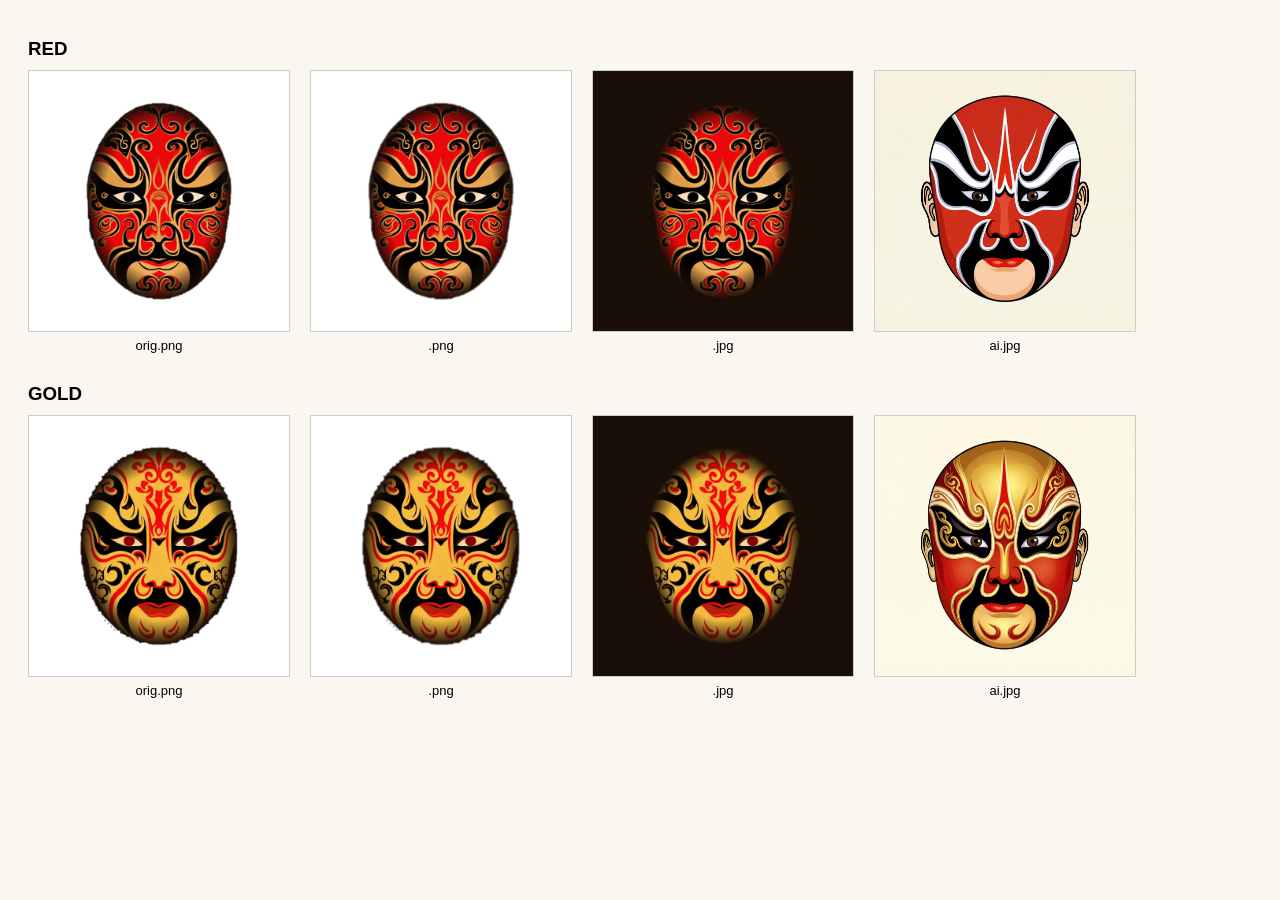
<file: frontend/assets/_compare.html>
<!DOCTYPE html>
<html>
<head><meta charset="utf-8"><title>mask compare</title>
<style>
body{background:#FAF6F0;font-family:sans-serif;padding:20px}
.row{display:flex;flex-wrap:wrap;gap:20px;margin-bottom:30px}
.cell{display:flex;flex-direction:column;align-items:center}
img{border:1px solid #ccc;background:#fff;max-width:260px;max-height:260px}
label{font-size:13px;margin-top:6px}
h3{margin:10px 0}
</style></head>
<body>
<h3>RED</h3>
<div class="row">
  <div class="cell"><img src="mask-red-orig.png"><label>orig.png</label></div>
  <div class="cell"><img src="mask-red.png"><label>.png</label></div>
  <div class="cell"><img src="mask-red.jpg"><label>.jpg</label></div>
  <div class="cell"><img src="mask-red-ai.jpg"><label>ai.jpg</label></div>
</div>
<h3>GOLD</h3>
<div class="row">
  <div class="cell"><img src="mask-gold-orig.png"><label>orig.png</label></div>
  <div class="cell"><img src="mask-gold.png"><label>.png</label></div>
  <div class="cell"><img src="mask-gold.jpg"><label>.jpg</label></div>
  <div class="cell"><img src="mask-gold-ai.jpg"><label>ai.jpg</label></div>
</div>
</body>
</html>
</file>
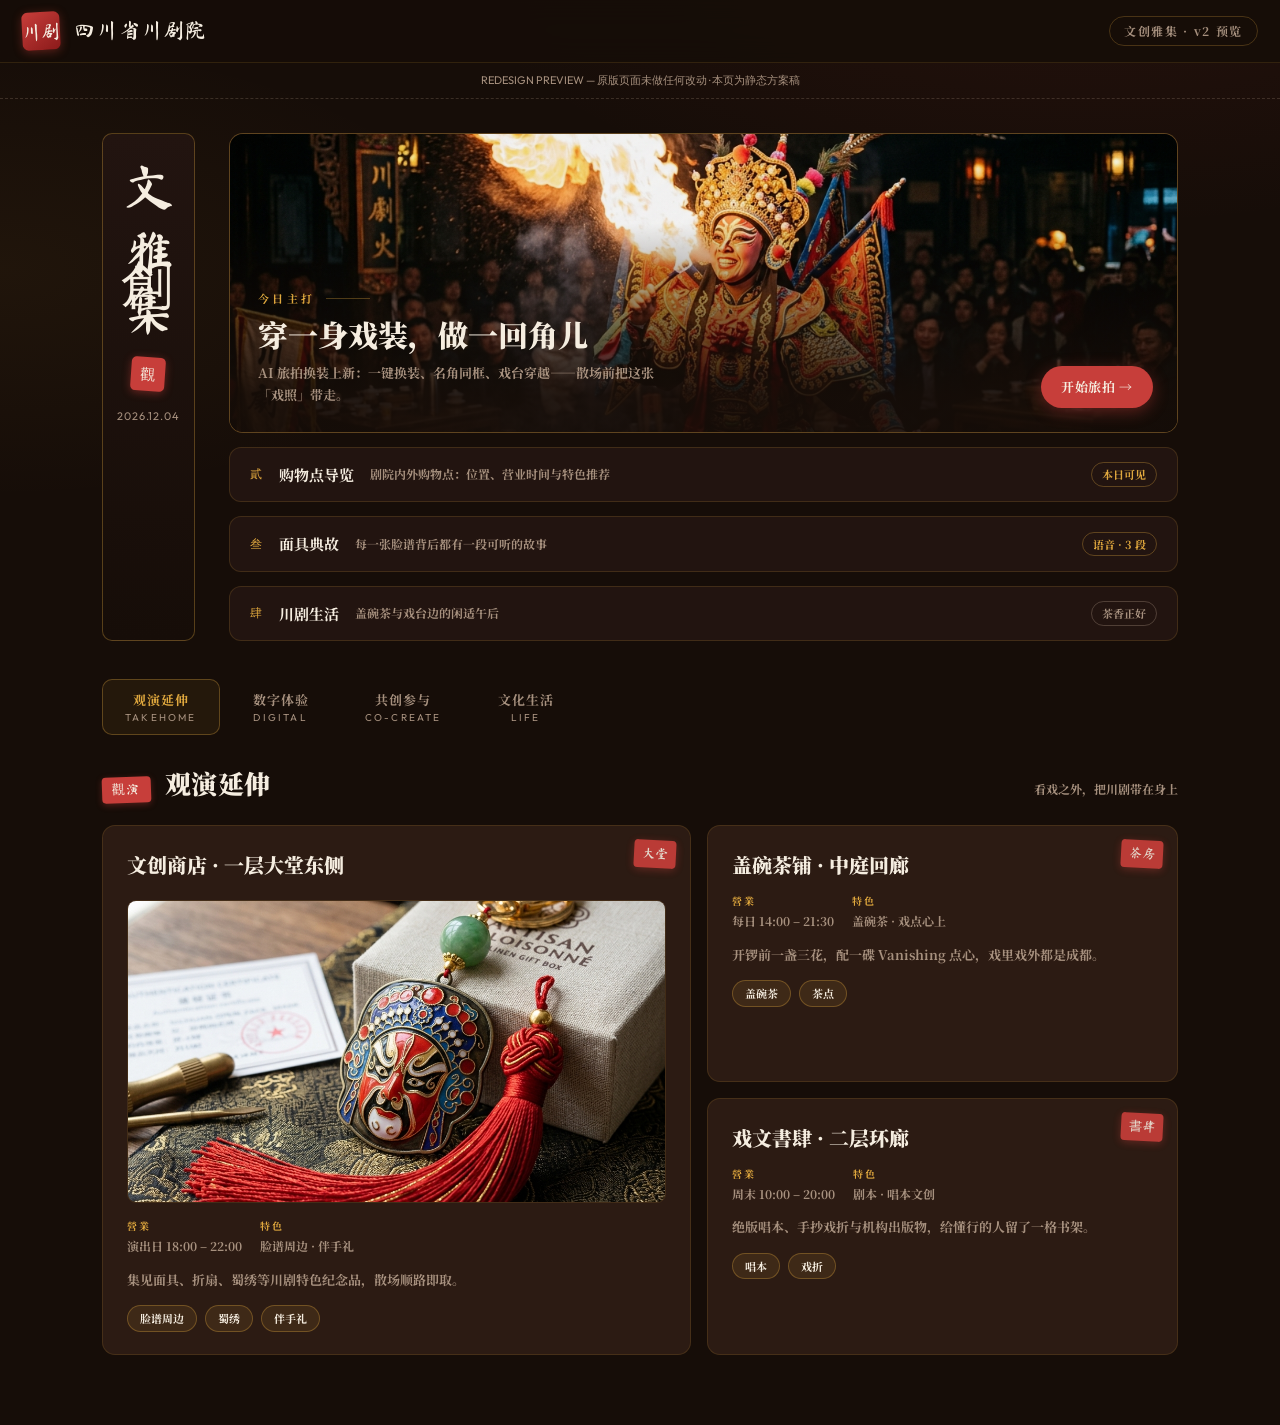
<file: frontend/redesign/wenchuang-v2.html>
<!DOCTYPE html>
<html lang="zh-CN">
<head>
<meta charset="UTF-8">
<meta name="viewport" content="width=device-width, initial-scale=1.0">
<title>文创雅集 · v2 重构预览（戏单方案）</title>
<link rel="stylesheet" href="../assets/fonts/fonts.css">
<style>
/* ============================================================
   文创视图 v2 重构预览 —— 「戏单」方案（独立文件，不影响线上）
   Token 方案：
     墨台 #160D08（页面底） / 幕布 #221410（区块） / 匣盒 #2C1B13（卡片）
     朱砂 #C73E3A（印与行动） / 鎏金 #E0A83E（金线与悬停·唯一锐利色）
     宣纸 #F5EDE0（正文） / 烟墨 #A6907E（次级）
   字体角色：Ma Shan Zheng 仅 2 处展示位；Noto Serif SC 900 板块标题；
     Outfit 数字与西文。签名元素：戏单式首屏（竖排书法+日期+朱印）。
   ============================================================ */
:root{
  --ink:#160D08; --curtain:#221410; --lacquer:#2C1B13;
  --cinnabar:#C73E3A; --cinnabar-deep:#8B1A1A;
  --gold:#E0A83E; --gold-dim:rgba(224,168,62,.32);
  --paper:#F5EDE0; --smoke:#A6907E;
  --serif:'Noto Serif SC',serif; --brush:'Ma Shan Zheng',cursive; --latin:'Outfit',sans-serif;
}
*{margin:0;padding:0;box-sizing:border-box}
html{-webkit-text-size-adjust:100%}
body{
  background:var(--ink); color:var(--paper); font-family:var(--serif);
  font-size:14px; line-height:1.7;
  background-image:
    radial-gradient(1100px 500px at 85% -8%, rgba(199,62,58,.09), transparent 60%),
    radial-gradient(900px 420px at 0% 30%, rgba(224,168,62,.05), transparent 55%);
  background-attachment:fixed;
}
@media (prefers-reduced-motion:reduce){*{animation:none!important;transition:none!important}}
a{color:inherit;text-decoration:none}
img{display:block;width:100%;height:100%;object-fit:cover}
button{font-family:inherit;cursor:pointer;border:0;background:none;color:inherit}

/* ── 顶部条（模拟 header，仅预览用） ─────────────────────── */
.topbar{
  position:sticky;top:0;z-index:50;display:flex;align-items:center;gap:14px;
  padding:12px 22px;background:rgba(22,13,8,.86);backdrop-filter:blur(14px);
  border-bottom:1px solid rgba(224,168,62,.14);
}
.brand-seal{
  width:38px;height:38px;flex-shrink:0;display:grid;place-items:center;
  background:linear-gradient(145deg,var(--cinnabar),var(--cinnabar-deep));
  color:var(--paper);font-family:var(--brush);font-size:19px;line-height:1;
  border-radius:6px;transform:rotate(-3deg);
  box-shadow:0 2px 10px rgba(199,62,58,.4);
}
.topbar .t{font-family:var(--brush);font-size:21px;letter-spacing:.06em}
.topbar .tab{
  margin-left:auto;font-size:12px;color:var(--smoke);letter-spacing:.14em;
  border:1px solid rgba(224,168,62,.25);border-radius:999px;padding:4px 14px;
}
.preview-note{
  padding:8px 22px;font-size:11px;color:var(--smoke);text-align:center;
  border-bottom:1px dashed rgba(166,144,126,.25);font-family:var(--latin);
}

/* ── 戏单首屏（签名元素） ────────────────────────────────── */
.playbill{
  max-width:1120px;margin:34px auto 0;padding:0 22px;
  display:grid;grid-template-columns:auto 1fr;gap:34px;align-items:stretch;
}
.bill-side{
  display:flex;flex-direction:column;align-items:center;gap:16px;
  padding:26px 14px;border:1px solid var(--gold-dim);border-radius:10px;
  background:linear-gradient(180deg,var(--curtain),var(--ink));
}
.bill-side .vertical{
  writing-mode:vertical-rl;font-family:var(--brush);font-size:52px;line-height:1.15;
  letter-spacing:.12em;color:var(--paper);
}
.bill-side .seal{
  width:34px;height:34px;flex-shrink:0;display:grid;place-items:center;
  background:var(--cinnabar);color:var(--paper);font-family:var(--brush);
  font-size:15px;border-radius:5px;transform:rotate(4deg);line-height:1;
  box-shadow:0 2px 8px rgba(199,62,58,.45);
}
.bill-side .date{font-family:var(--latin);font-size:11px;color:var(--smoke);letter-spacing:.08em;white-space:nowrap}
.bill-main{display:flex;flex-direction:column;gap:14px;min-width:0}

/* 主推卡：一张，占住视线 */
.bill-hero{
  position:relative;border-radius:14px;overflow:hidden;
  border:1px solid var(--gold-dim);background:var(--curtain);
  min-height:300px;display:flex;align-items:flex-end;
  transition:border-color .3s ease-out;
}
.bill-hero:hover{border-color:var(--gold)}
.bill-hero .ph{position:absolute;inset:0}
.bill-hero .ph::after{
  content:'';position:absolute;inset:0;
  background:linear-gradient(180deg,rgba(22,13,8,.05) 30%,rgba(22,13,8,.92) 88%);
}
.bill-hero .cap{position:relative;padding:26px 28px;width:100%}
.bill-hero .eyebrow{
  font-size:11px;letter-spacing:.32em;color:var(--gold);margin-bottom:8px;
  display:flex;align-items:center;gap:10px;
}
.bill-hero .eyebrow::after{content:'';height:1px;width:44px;background:var(--gold-dim)}
.bill-hero h1{font-weight:900;font-size:30px;line-height:1.25;margin-bottom:8px}
.bill-hero p{font-size:13px;color:var(--smoke);max-width:52ch}
.bill-hero .go{
  position:absolute;right:24px;bottom:24px;display:flex;align-items:center;gap:8px;
  background:var(--cinnabar);color:var(--paper);font-size:13px;font-weight:700;
  padding:10px 20px;border-radius:999px;letter-spacing:.05em;
  box-shadow:0 4px 16px rgba(199,62,58,.4);transition:transform .3s ease-out,box-shadow .3s ease-out;
}
.bill-hero .go:hover{transform:translateY(-2px);box-shadow:0 8px 22px rgba(199,62,58,.5)}

/* 戏折子行卡：金线 + 序号编码真实场次顺序 */
.bill-row{
  display:flex;align-items:center;gap:16px;padding:14px 20px;
  background:var(--curtain);border:1px solid rgba(224,168,62,.16);border-radius:12px;
  transition:border-color .3s ease-out,transform .3s ease-out;
}
.bill-row:hover{border-color:var(--gold);transform:translateX(4px)}
.bill-row .no{font-family:var(--latin);font-size:12px;color:var(--gold);letter-spacing:.1em;flex-shrink:0}
.bill-row .nm{font-weight:700;font-size:15px;white-space:nowrap}
.bill-row .ds{font-size:12px;color:var(--smoke);overflow:hidden;text-overflow:ellipsis;white-space:nowrap}
.bill-row .st{
  margin-left:auto;flex-shrink:0;font-size:11px;color:var(--smoke);
  border:1px solid rgba(166,144,126,.35);border-radius:999px;padding:2px 10px;white-space:nowrap;
}
.bill-row .st.on{color:var(--gold);border-color:var(--gold-dim)}

/* ── 分组导航（四折） ────────────────────────────────────── */
.troupe{
  max-width:1120px;margin:38px auto 0;padding:0 22px;
  display:flex;gap:10px;flex-wrap:wrap;
}
.troupe button{
  font-size:13px;font-weight:700;letter-spacing:.08em;color:var(--smoke);
  padding:10px 22px;border-radius:10px;border:1px solid transparent;
  transition:all .25s ease-out;
}
.troupe button:hover{color:var(--paper);background:rgba(224,168,62,.06)}
.troupe button.on{
  color:var(--gold);border-color:var(--gold-dim);background:rgba(224,168,62,.07);
}
.troupe button .en{
  display:block;font-family:var(--latin);font-weight:400;font-size:10px;
  letter-spacing:.22em;color:var(--smoke);margin-top:2px;
}

/* ── 板块面板 ────────────────────────────────────────────── */
.stage{max-width:1120px;margin:26px auto 0;padding:0 22px 70px}
.panel{display:none;animation:reveal .5s ease-out}
.panel.on{display:block}
@keyframes reveal{from{opacity:0;transform:translateY(10px)}to{opacity:1;transform:none}}
.sec-head{display:flex;align-items:baseline;gap:14px;margin-bottom:20px;flex-wrap:wrap}
.sec-head .seal-mini{
  background:var(--cinnabar);color:var(--paper);font-family:var(--brush);
  font-size:13px;padding:2px 10px;border-radius:4px;letter-spacing:.1em;
  transform:rotate(-2deg);box-shadow:0 2px 6px rgba(199,62,58,.35);white-space:nowrap;
}
.sec-head h2{font-weight:900;font-size:26px;letter-spacing:.02em}
.sec-head .sub{font-size:12px;color:var(--smoke);margin-left:auto}

/* 主次分明的商品网格：1 主推 + 常规卡 */
.goods{display:grid;grid-template-columns:repeat(3,1fr);gap:16px}
.goods .lead{grid-column:span 2;grid-row:span 2}
.gcard{
  position:relative;border-radius:13px;overflow:hidden;background:var(--lacquer);
  border:1px solid rgba(224,168,62,.14);display:flex;flex-direction:column;
  transition:transform .3s ease-out,border-color .3s ease-out,box-shadow .3s ease-out;
}
.gcard:hover{transform:translateY(-4px);border-color:var(--gold-dim);box-shadow:0 14px 30px rgba(0,0,0,.45)}
.gcard .im{position:relative;aspect-ratio:4/3;overflow:hidden;background:var(--curtain)}
.goods .lead .im{aspect-ratio:auto;flex:1;min-height:340px}
.gcard .im img{transition:transform .5s ease-out}
.gcard:hover .im img{transform:scale(1.045)}
.gcard .tag{
  position:absolute;top:12px;left:12px;background:rgba(22,13,8,.82);color:var(--gold);
  font-size:11px;letter-spacing:.18em;padding:3px 12px;border-radius:999px;
  border:1px solid var(--gold-dim);backdrop-filter:blur(6px);
}
.gcard .bd{padding:16px 18px 18px;display:flex;flex-direction:column;gap:6px}
.gcard .nm{font-weight:700;font-size:16px}
.goods .lead .nm{font-size:22px;font-weight:900}
.gcard .ds{font-size:12px;color:var(--smoke)}
.gcard .ft{display:flex;align-items:center;gap:10px;margin-top:8px}
.gcard .pr{font-family:var(--latin);font-weight:600;font-size:17px;color:var(--gold)}
.gcard .pr small{font-size:11px;color:var(--smoke);font-weight:400;margin-left:4px}
.gcard .buy{
  margin-left:auto;font-size:12px;font-weight:700;color:var(--paper);
  background:var(--cinnabar);border-radius:999px;padding:7px 18px;letter-spacing:.06em;
  transition:background .25s ease-out;
}
.gcard .buy:hover{background:var(--cinnabar-deep)}
.gcard .story{
  font-size:12px;color:var(--smoke);border:1px solid rgba(166,144,126,.3);
  border-radius:999px;padding:7px 14px;transition:color .25s ease-out,border-color .25s ease-out;
}
.gcard .story:hover{color:var(--gold);border-color:var(--gold-dim)}

/* 购物点：印章角标签名 + 主次卡 */
.spots{display:grid;grid-template-columns:5fr 4fr;gap:16px}
.spot{
  position:relative;border-radius:13px;background:var(--lacquer);
  border:1px solid rgba(224,168,62,.14);padding:22px 24px;overflow:hidden;
  transition:border-color .3s ease-out;
}
.spot:hover{border-color:var(--gold-dim)}
.spot::before{ /* 签名：右上印章角标 */
  content:attr(data-seal);position:absolute;top:14px;right:14px;
  font-family:var(--brush);font-size:13px;color:var(--paper);
  background:var(--cinnabar);padding:3px 8px;border-radius:4px;
  transform:rotate(3deg);opacity:.92;box-shadow:0 2px 8px rgba(199,62,58,.4);
}
.spot h3{font-weight:900;font-size:20px;margin-bottom:4px}
.spot .meta{display:flex;gap:18px;flex-wrap:wrap;margin:10px 0 12px}
.spot .meta div{font-size:12px;color:var(--smoke)}
.spot .meta b{display:block;color:var(--gold);font-size:10px;letter-spacing:.24em;font-weight:400;margin-bottom:2px}
.spot p{font-size:13px;color:var(--smoke)}
.spot .chips{display:flex;gap:8px;flex-wrap:wrap;margin-top:14px}
.spot .chips span{
  font-size:11px;color:var(--paper);background:rgba(224,168,62,.1);
  border:1px solid var(--gold-dim);border-radius:999px;padding:3px 12px;
}
.spot-main{grid-row:span 2;display:flex;flex-direction:column}
.spot-main .im{aspect-ratio:16/9;border-radius:9px;overflow:hidden;margin:14px 0 4px;border:1px solid rgba(224,168,62,.12)}

/* 数字体验横卡 */
.digi{display:grid;grid-template-columns:1fr 1fr;gap:16px}
.dcard{
  position:relative;border-radius:13px;overflow:hidden;border:1px solid rgba(224,168,62,.14);
  background:var(--curtain);min-height:220px;display:flex;align-items:flex-end;
  transition:border-color .3s ease-out;
}
.dcard:hover{border-color:var(--gold)}
.dcard .ph{position:absolute;inset:0}
.dcard .ph::after{content:'';position:absolute;inset:0;background:linear-gradient(180deg,rgba(22,13,8,.1) 20%,rgba(22,13,8,.9) 92%)}
.dcard .cap{position:relative;padding:20px 22px}
.dcard .cap .en{font-family:var(--latin);font-size:10px;letter-spacing:.28em;color:var(--gold);margin-bottom:6px}
.dcard .cap h3{font-weight:900;font-size:20px}
.dcard .cap p{font-size:12px;color:var(--smoke);margin-top:4px}
.dcard .arrow{
  position:absolute;right:20px;bottom:20px;width:34px;height:34px;border-radius:50%;
  border:1px solid var(--gold-dim);display:grid;place-items:center;color:var(--gold);
  font-family:var(--latin);transition:background .25s ease-out,color .25s ease-out;
}
.dcard:hover .arrow{background:var(--gold);color:var(--ink)}

/* ── 移动端（375px 自检） ───────────────────────────────── */
@media (max-width:720px){
  .topbar{padding:10px 14px;gap:10px}
  .topbar .t{font-size:17px;white-space:nowrap}
  .topbar .tab{display:none} /* 窄屏收起预览徽标，防换行 */
  .playbill{grid-template-columns:1fr;gap:20px}
  .bill-side{flex-direction:row;justify-content:flex-start;padding:18px}
  .bill-side .vertical{writing-mode:horizontal-tb;font-size:34px}
  .bill-hero{min-height:220px}
  .bill-hero h1{font-size:22px}
  .bill-hero .go{position:static;margin-top:14px;display:inline-flex}
  .goods,.spots,.digi{grid-template-columns:1fr}
  .goods .lead{grid-column:auto;grid-row:auto}
  .goods .lead .im{min-height:0;aspect-ratio:4/3}
  .spot-main{grid-row:auto}
  .bill-row .ds{display:none}
}
</style>
</head>
<body>

<header class="topbar">
  <div class="brand-seal">川剧</div>
  <div class="t">四川省川剧院</div>
  <span class="tab">文创雅集 · v2 预览</span>
</header>
<div class="preview-note">REDESIGN PREVIEW — 原版页面未做任何改动 · 本页为静态方案稿</div>

<!-- 签名元素：戏单式首屏 -->
<section class="playbill">
  <aside class="bill-side">
    <div class="vertical">文創雅集</div>
    <div class="seal">觀</div>
    <div class="date" id="bill-date">2026.08.31</div>
  </aside>
  <div class="bill-main">
    <div class="bill-hero">
      <div class="ph"><img src="../assets/photoshoot_default.jpg" alt="AI 旅拍"></div>
      <div class="cap">
        <div class="eyebrow">今日主打</div>
        <h1>穿一身戏装，做一回角儿</h1>
        <p>AI 旅拍换装上新：一键换装、名角同框、戏台穿越——散场前把这张「戏照」带走。</p>
        <a class="go" href="javascript:void(0)">开始旅拍 →</a>
      </div>
    </div>
    <div class="bill-row">
      <span class="no">貳</span><span class="nm">购物点导览</span>
      <span class="ds">剧院内外购物点：位置、营业时间与特色推荐</span>
      <span class="st on">本日可见</span>
    </div>
    <div class="bill-row">
      <span class="no">叁</span><span class="nm">面具典故</span>
      <span class="ds">每一张脸谱背后都有一段可听的故事</span>
      <span class="st on">语音 · 3 段</span>
    </div>
    <div class="bill-row">
      <span class="no">肆</span><span class="nm">川剧生活</span>
      <span class="ds">盖碗茶与戏台边的闲适午后</span>
      <span class="st">茶香正好</span>
    </div>
  </div>
</section>

<!-- 四折分组导航（11 板块归组，替代彩虹图标平铺） -->
<nav class="troupe" id="troupe">
  <button class="on" data-p="p-guan">观演延伸<span class="en">TAKEHOME</span></button>
  <button data-p="p-shuzi">数字体验<span class="en">DIGITAL</span></button>
  <button data-p="p-gong">共创参与<span class="en">CO-CREATE</span></button>
  <button data-p="p-sheng">文化生活<span class="en">LIFE</span></button>
</nav>

<main class="stage">

  <!-- 观演延伸：购物点（签名：印章角标）+ 商城（1 主推 + 网格） -->
  <section class="panel on" id="p-guan">
    <div class="sec-head">
      <span class="seal-mini">觀演</span><h2>观演延伸</h2>
      <span class="sub">看戏之外，把川剧带在身上</span>
    </div>
    <div class="spots">
      <div class="spot spot-main" data-seal="大堂">
        <h3>文创商店 · 一层大堂东侧</h3>
        <div class="im"><img src="../assets/products/furong_mask_pendant.jpg" alt="文创商店"></div>
        <div class="meta">
          <div><b>營業</b>演出日 18:00 – 22:00</div>
          <div><b>特色</b>脸谱周边 · 伴手礼</div>
        </div>
        <p>集见面具、折扇、蜀绣等川剧特色纪念品，散场顺路即取。</p>
        <div class="chips"><span>脸谱周边</span><span>蜀绣</span><span>伴手礼</span></div>
      </div>
      <div class="spot" data-seal="茶房">
        <h3>盖碗茶铺 · 中庭回廊</h3>
        <div class="meta">
          <div><b>營業</b>每日 14:00 – 21:30</div>
          <div><b>特色</b>盖碗茶 · 戏点心上</div>
        </div>
        <p>开锣前一盏三花，配一碟 Vanishing 点心，戏里戏外都是成都。</p>
        <div class="chips"><span>盖碗茶</span><span>茶点</span></div>
      </div>
      <div class="spot" data-seal="書肆">
        <h3>戏文書肆 · 二层环廊</h3>
        <div class="meta">
          <div><b>營業</b>周末 10:00 – 20:00</div>
          <div><b>特色</b>剧本 · 唱本文创</div>
        </div>
        <p>绝版唱本、手抄戏折与机构出版物，给懂行的人留了一格书架。</p>
        <div class="chips"><span>唱本</span><span>戏折</span></div>
      </div>
    </div>
  </section>

  <!-- 数字体验 -->
  <section class="panel" id="p-shuzi">
    <div class="sec-head">
      <span class="seal-mini">數字</span><h2>数字体验</h2>
      <span class="sub">新技术，老味道</span>
    </div>
    <div class="digi">
      <div class="dcard">
        <div class="ph"><img src="../assets/mask-gold-ai.jpg" alt="知识图谱"></div>
        <div class="cap"><div class="en">KNOWLEDGE GRAPH</div><h3>川剧知识图谱</h3><p>22 个节点串起声腔、行当与名家——像翻一张会长的关系网。</p></div>
        <div class="arrow">↗</div>
      </div>
      <div class="dcard">
        <div class="ph"><img src="../assets/mask-blue-ai.jpg" alt="VR 展馆"></div>
        <div class="cap"><div class="en">VR EXHIBITION</div><h3>VR 全景展馆</h3><p>不出戏园子，走进后台衣箱与万年台的全景世界。</p></div>
        <div class="arrow">↗</div>
      </div>
    </div>
  </section>

  <!-- 共创参与 -->
  <section class="panel" id="p-gong">
    <div class="sec-head">
      <span class="seal-mini">共創</span><h2>共创参与</h2>
      <span class="sub">这座戏台，也留给新人</span>
    </div>
    <div class="goods">
      <div class="gcard lead">
        <div class="im"><img src="../assets/products/mask_gold_dragon.jpg" alt="IP 铸造"></div>
        <div class="bd">
          <div class="nm">IP 铸造 · 金龙脸谱</div>
          <div class="ds">把你的设计铸成链上数字藏品，版权与分成皆可追溯。</div>
          <div class="ft"><span class="pr">0.06 ETH<small>铸造中</small></span><button class="buy">去铸造</button></div>
        </div>
      </div>
      <div class="gcard">
        <div class="im"><img src="../assets/products/furong_embroidery_frame.jpg" alt="众创平台"></div>
        <div class="bd"><div class="nm">众创平台</div><div class="ds">任务广场 · 智库 · 创意工坊</div></div>
      </div>
      <div class="gcard">
        <div class="im"><img src="../assets/products/furong_shushi_tapestry.jpg" alt="IP 资产库"></div>
        <div class="bd"><div class="nm">IP 资产库</div><div class="ds">11 件非遗数字资产，凭授权取用</div></div>
      </div>
    </div>
  </section>

  <!-- 文化生活 -->
  <section class="panel" id="p-sheng">
    <div class="sec-head">
      <span class="seal-mini">生活</span><h2>文化生活</h2>
      <span class="sub">戏外之事，皆是文章</span>
    </div>
    <div class="goods" style="grid-template-columns:1fr 1fr">
      <div class="gcard">
        <div class="im"><img src="../assets/products/furong_gaiwan_teaset.jpg" alt="川剧生活"></div>
        <div class="bd"><div class="nm">川剧生活</div><div class="ds">盖碗茶、戏台边、慢半拍的成都节奏</div></div>
      </div>
      <div class="gcard">
        <div class="im"><img src="../assets/products/furong_bamboo_fan.jpg" alt="川剧世界"></div>
        <div class="bd"><div class="nm">川剧世界</div><div class="ds">30+ 巡演国家 · 120+ 场海外专场</div></div>
      </div>
    </div>
  </section>

</main>

<script>
/* 预览页交互：四折分组切换（正式实现将并入 switchWenchuangSubView 白名单体系） */
document.getElementById('bill-date').textContent =
  new Date().toLocaleDateString('zh-CN',{year:'numeric',month:'2-digit',day:'2-digit'})
    .replace(/\//g,'.');
var btns=document.querySelectorAll('#troupe button');
btns.forEach(function(b){
  b.addEventListener('click',function(){
    btns.forEach(function(x){x.classList.remove('on')});
    b.classList.add('on');
    document.querySelectorAll('.panel').forEach(function(p){p.classList.remove('on')});
    document.getElementById(b.dataset.p).classList.add('on');
  });
});
</script>
</body>
</html>
</file>
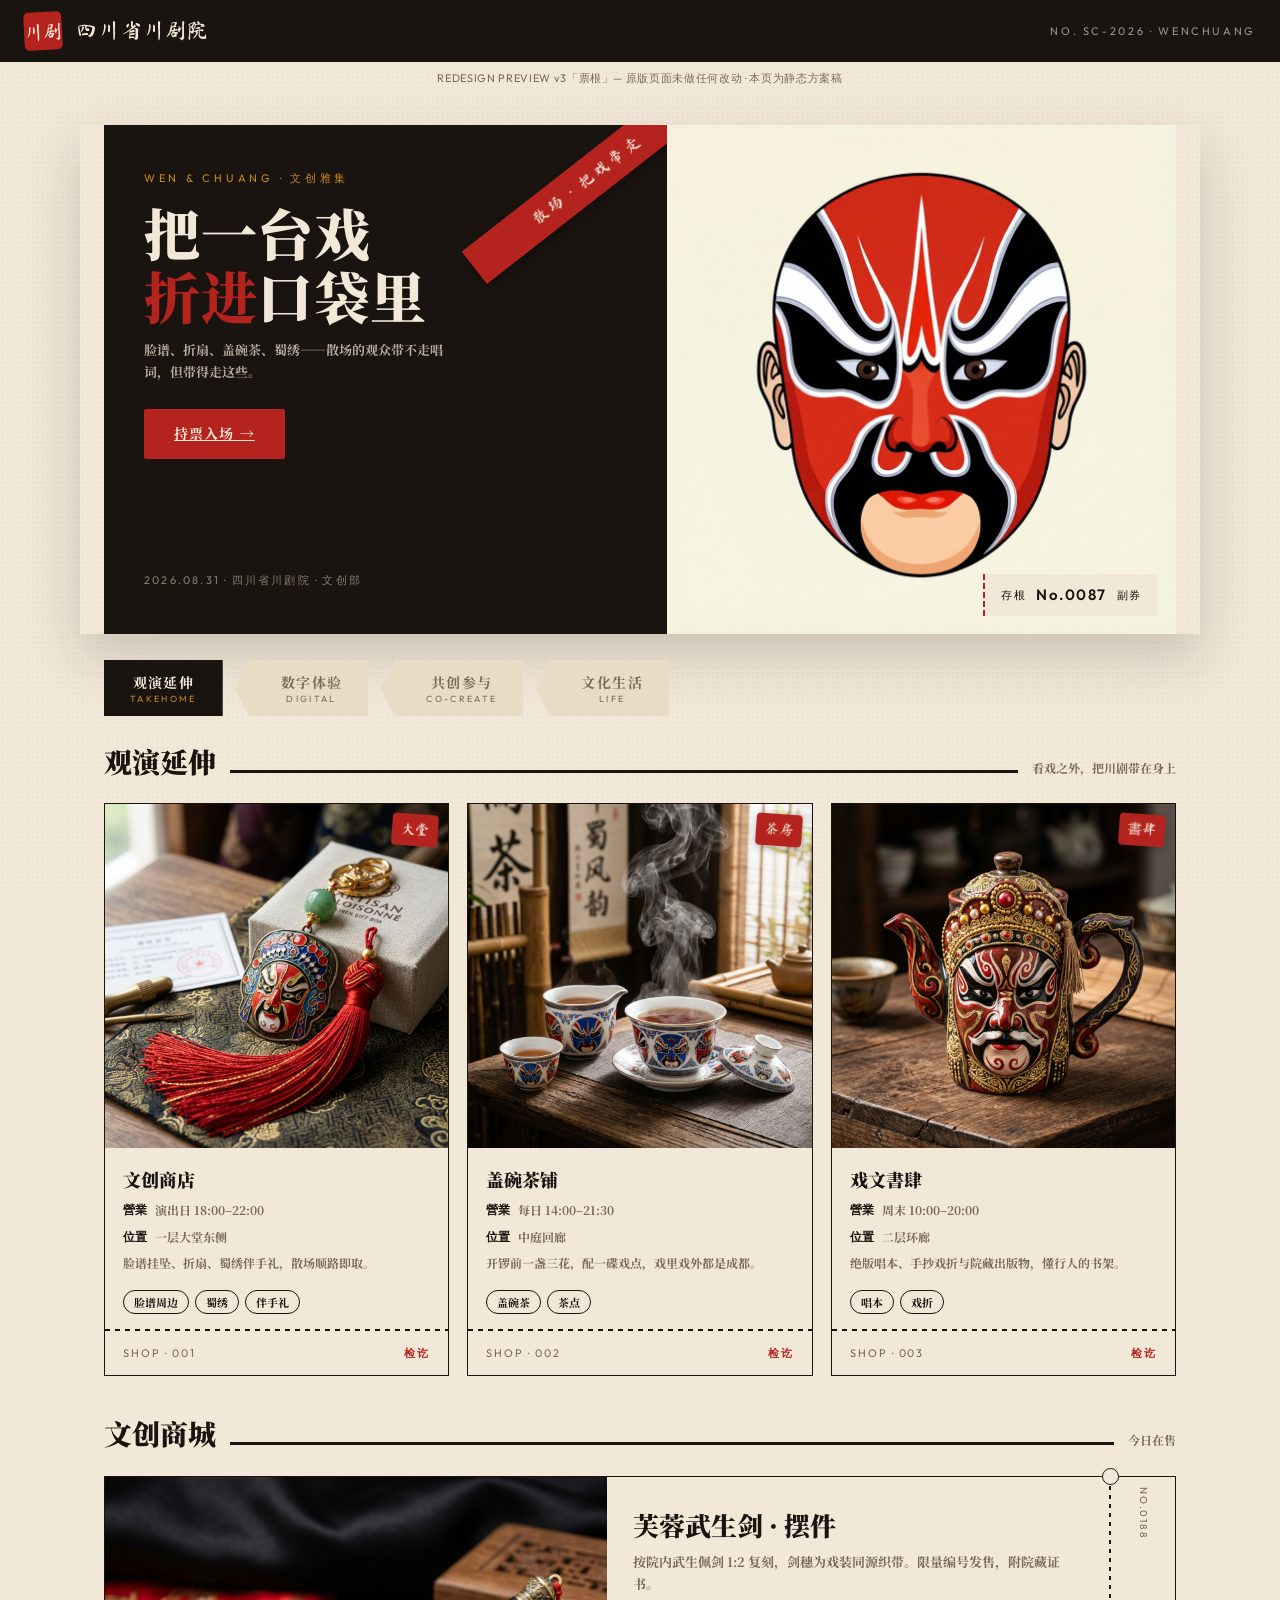
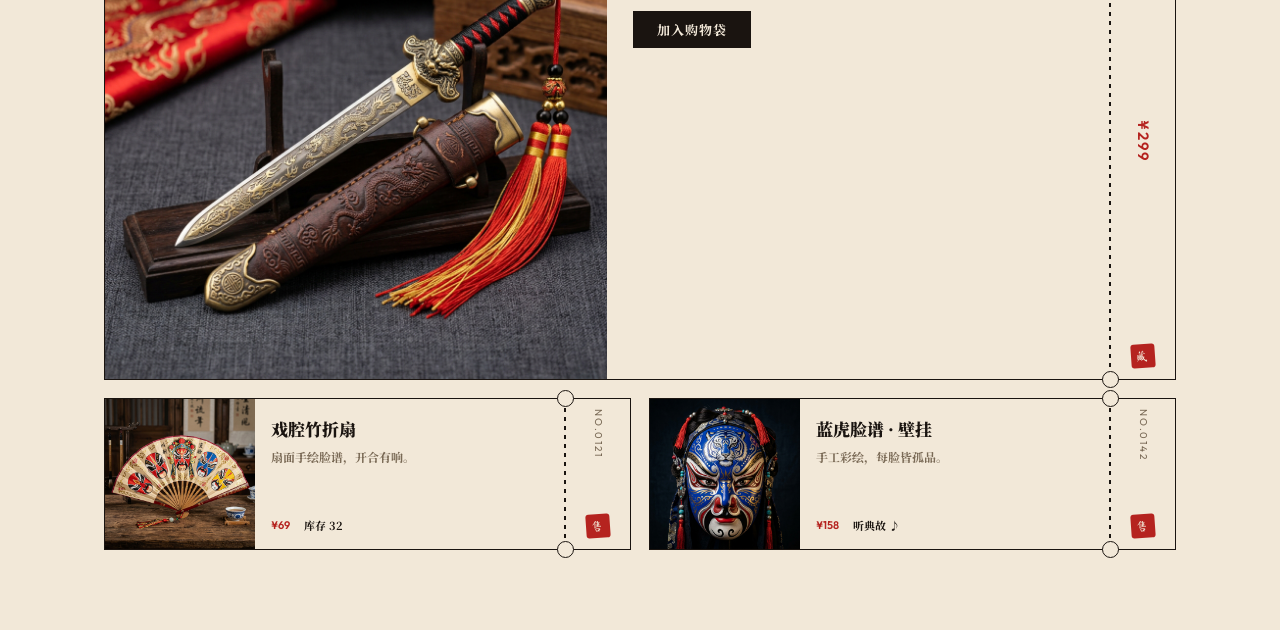
<file: frontend/redesign/wenchuang-v3.html>
<!DOCTYPE html>
<html lang="zh-CN">
<head>
<meta charset="UTF-8">
<meta name="viewport" content="width=device-width, initial-scale=1.0">
<title>文创雅集 · v3 重构预览（票根方案）</title>
<link rel="stylesheet" href="../assets/fonts/fonts.css">
<style>
/* ============================================================
   文创视图 v3 重构预览 —— 「票根」方案（独立文件，不影响线上）
   概念：整个文创视图是一张可撕的戏票。戏院海报的平面印刷语言：
     大面积浓墨色块 + 朱砂斜披绸 + 齿孔票根卡 + 骑缝朱印。
   Token：宣纸 #F2E8D8 / 浓墨 #1A1410 / 朱砂 #B5231F / 靛青 #2B4C64 / 鎏金 #C8861E
   字体：Noto Serif SC 900 海报大字；Ma Shan Zheng 披绸与印章；Outfit 票号数字。
   与 v2（暗色戏单）互为对照：v2 是夜场灯下，v3 是日场海报。
   ============================================================ */
:root{
  --paper:#F2E8D8; --paper-deep:#E9DCC4; --ink:#1A1410;
  --cinnabar:#B5231F; --indigo:#2B4C64; --gold:#C8861E;
  --muted:#7A6A56;
  --serif:'Noto Serif SC',serif; --brush:'Ma Shan Zheng',cursive; --latin:'Outfit',sans-serif;
}
*{margin:0;padding:0;box-sizing:border-box}
body{background:var(--paper);color:var(--ink);font-family:var(--serif);font-size:14px;line-height:1.7}
/* 纸张肌理：细密网点（印刷 halftone 感），比纯色底多一层“纸” */
body::before{
  content:'';position:fixed;inset:0;pointer-events:none;opacity:.5;
  background-image:radial-gradient(rgba(26,20,16,.05) 1px,transparent 1px);
  background-size:5px 5px;
}
@media (prefers-reduced-motion:reduce){*{animation:none!important;transition:none!important}}
img{display:block;width:100%;height:100%;object-fit:cover}
button{font-family:inherit;cursor:pointer;border:0;background:none;color:inherit}

/* ── 顶部条 ─────────────────────────────────────────────── */
.topbar{
  position:sticky;top:0;z-index:50;display:flex;align-items:center;gap:14px;
  padding:12px 24px;background:var(--ink);color:var(--paper);
}
.brand-seal{
  width:38px;height:38px;flex-shrink:0;display:grid;place-items:center;
  background:var(--cinnabar);font-family:var(--brush);font-size:19px;line-height:1;
  border-radius:5px;transform:rotate(-3deg);
}
.topbar .t{font-family:var(--brush);font-size:21px;letter-spacing:.06em}
.topbar .no{margin-left:auto;font-family:var(--latin);font-size:11px;letter-spacing:.24em;color:rgba(242,232,216,.6)}
.preview-note{padding:7px 24px;font-size:11px;color:var(--muted);text-align:center;font-family:var(--latin);letter-spacing:.06em}

/* ── 海报首屏（签名前置：大戏海报） ─────────────────────── */
.poster{
  max-width:1120px;margin:30px auto 0;padding:0 24px;
  display:grid;grid-template-columns:1.05fr .95fr;gap:0;
  min-height:380px;box-shadow:0 22px 50px rgba(26,20,16,.18);
}
.poster .txt{
  background:var(--ink);color:var(--paper);padding:44px 40px;position:relative;overflow:hidden;
  display:flex;flex-direction:column;justify-content:space-between;
}
/* 朱砂斜披绸：海报上的红绸斜带 */
.poster .txt::after{
  content:'散场 · 把戏带走';position:absolute;top:34px;right:-64px;
  background:var(--cinnabar);color:var(--paper);font-family:var(--brush);
  font-size:16px;letter-spacing:.2em;padding:7px 76px;
  transform:rotate(-38deg);box-shadow:0 4px 14px rgba(0,0,0,.4);
}
.poster .eyebrow{font-family:var(--latin);font-size:11px;letter-spacing:.34em;color:var(--gold)}
.poster h1{font-weight:900;font-size:56px;line-height:1.12;margin:14px 0 12px;letter-spacing:.01em}
.poster h1 em{font-style:normal;color:var(--cinnabar);-webkit-text-stroke:0}
.poster p{font-size:13px;color:rgba(242,232,216,.72);max-width:40ch}
.poster .cta{
  display:inline-flex;align-items:center;gap:10px;margin-top:26px;align-self:flex-start;
  background:var(--cinnabar);color:var(--paper);font-weight:700;font-size:14px;
  padding:13px 30px;border-radius:2px;letter-spacing:.08em;
  transition:transform .25s ease-out,box-shadow .25s ease-out;
}
.poster .cta:hover{transform:translateY(-2px);box-shadow:0 8px 20px rgba(181,35,31,.4)}
.poster .pic{position:relative;background:var(--cinnabar);overflow:hidden}
.poster .pic img{filter:saturate(1.05)}
/* 票号存根联：贴在海报右下角，压住图文交界 */
.poster .stub{
  position:absolute;right:18px;bottom:18px;background:var(--paper);color:var(--ink);
  font-family:var(--latin);font-size:11px;letter-spacing:.14em;padding:8px 16px;
  border-left:2px dashed var(--cinnabar);display:flex;align-items:center;gap:10px;
}
.poster .stub b{font-size:15px;font-weight:600}

/* ── 检票口导航（票根撕条样式） ─────────────────────────── */
.gate{max-width:1120px;margin:26px auto 0;padding:0 24px;display:flex;gap:12px;flex-wrap:wrap}
.gate button{
  position:relative;background:var(--paper-deep);color:var(--muted);
  font-size:14px;font-weight:700;letter-spacing:.1em;padding:12px 26px 12px 46px;
  clip-path:polygon(14px 0,100% 0,100% 100%,14px 100%,0 50%);
  transition:all .25s ease-out;
}
.gate button:first-child{clip-path:polygon(0 0,100% 0,100% 100%,0 100%);padding-left:26px}
.gate button .en{display:block;font-family:var(--latin);font-weight:400;font-size:9px;letter-spacing:.26em;margin-top:1px}
.gate button:hover{color:var(--ink)}
.gate button.on{background:var(--ink);color:var(--paper)}
.gate button.on .en{color:var(--gold)}

/* ── 票根卡（核心签名组件） ─────────────────────────────── */
.stage{max-width:1120px;margin:22px auto 0;padding:0 24px 80px}
.panel{display:none;animation:reveal .45s ease-out}
.panel.on{display:block}
@keyframes reveal{from{opacity:0;transform:translateY(8px)}to{opacity:1;transform:none}}
.sec-head{display:flex;align-items:baseline;gap:14px;margin-bottom:18px;flex-wrap:wrap}
.sec-head h2{font-weight:900;font-size:28px}
.sec-head .rule{flex:1;height:3px;background:var(--ink);min-width:40px}
.sec-head .sub{font-size:12px;color:var(--muted)}

/* 横版票根：左主联 + 齿孔细列 + 右存根联（4 列，stub 不再换行） */
.tickets{display:grid;grid-template-columns:1fr 1fr;gap:18px}
.ticket{
  display:grid;grid-template-columns:150px 1fr 2px 64px;background:var(--paper);
  border:1.5px solid var(--ink);position:relative;
  transition:transform .25s ease-out,box-shadow .25s ease-out;
}
.ticket:hover{transform:translateY(-3px);box-shadow:6px 8px 0 rgba(26,20,16,.14)}
.ticket .im{position:relative;background:var(--paper-deep)}
.ticket .bd{padding:16px 16px 14px;display:flex;flex-direction:column;gap:4px;min-width:0}
.ticket .nm{font-weight:900;font-size:17px}
.ticket .ds{font-size:12px;color:var(--muted)}
.ticket .meta{display:flex;gap:14px;margin-top:auto;padding-top:8px;font-size:11px;color:var(--ink)}
.ticket .meta b{font-family:var(--latin);font-weight:600;color:var(--cinnabar)}
/* 齿孔撕沿线：1px 细列竖虚线 + 上下半圆孔（孔透出页面纸底） */
.ticket .perf{
  position:relative;
  background-image:linear-gradient(180deg,var(--ink) 50%,transparent 50%);
  background-size:2px 9px;
}
.ticket .perf::before,.ticket .perf::after{
  content:'';position:absolute;left:-7px;width:15px;height:15px;border-radius:50%;
  background:var(--paper);border:1.5px solid var(--ink);
}
.ticket .perf::before{top:-9px}
.ticket .perf::after{bottom:-9px}
/* 存根联：竖排票号 + 骑缝小印 */
.ticket .stub{
  writing-mode:vertical-rl;display:flex;align-items:center;justify-content:space-between;
  padding:10px 0;font-family:var(--latin);font-size:10px;letter-spacing:.18em;color:var(--muted);
}
.ticket .stub .mini{
  writing-mode:horizontal-tb;font-family:var(--brush);font-size:12px;color:var(--paper);
  background:var(--cinnabar);border-radius:3px;padding:2px 5px;transform:rotate(-4deg);
}
.ticket .pr{font-family:var(--latin);font-weight:600;font-size:15px;color:var(--cinnabar)}

/* 主推票根（通栏大票） */
.ticket.mega{grid-column:span 2;grid-template-columns:1fr 1fr 2px 64px}
.ticket.mega .im{min-height:260px}
.ticket.mega .bd{padding:26px 26px 20px}
.ticket.mega .nm{font-size:26px;font-weight:900}
.ticket.mega .ds{font-size:13px}
.ticket.mega .buy{
  align-self:flex-start;margin-top:12px;background:var(--ink);color:var(--paper);
  font-size:13px;font-weight:700;padding:9px 24px;letter-spacing:.08em;
  transition:background .25s ease-out;
}
.ticket.mega .buy:hover{background:var(--cinnabar)}
.ticket.mega .perf::before,.ticket.mega .perf::after{background:var(--paper)}

/* 购物点：竖版大票（海报式） */
.spots{display:grid;grid-template-columns:repeat(3,1fr);gap:18px}
.vticket{
  background:var(--paper);border:1.5px solid var(--ink);display:flex;flex-direction:column;
  position:relative;transition:transform .25s ease-out,box-shadow .25s ease-out;
}
.vticket:hover{transform:translateY(-3px);box-shadow:6px 8px 0 rgba(26,20,16,.14)}
.vticket .im{aspect-ratio:4/3;background:var(--paper-deep);position:relative}
.vticket .seal{
  position:absolute;right:10px;top:10px;font-family:var(--brush);font-size:14px;
  color:var(--paper);background:var(--cinnabar);padding:4px 9px;border-radius:4px;
  transform:rotate(4deg);box-shadow:0 2px 8px rgba(26,20,16,.3);
}
.vticket .bd{padding:16px 18px 18px;display:flex;flex-direction:column;gap:6px;flex:1}
.vticket h3{font-weight:900;font-size:18px}
.vticket .row{display:flex;gap:8px;font-size:12px;color:var(--muted)}
.vticket .row b{font-family:var(--latin);font-weight:600;color:var(--ink);flex-shrink:0}
.vticket p{font-size:12px;color:var(--muted)}
.vticket .chips{display:flex;gap:6px;flex-wrap:wrap;margin-top:auto;padding-top:10px}
.vticket .chips span{font-size:11px;border:1px solid var(--ink);padding:2px 10px;border-radius:999px}
/* 撕口：竖版票底部齿孔 */
.vticket::after{
  content:'';position:absolute;left:0;right:0;bottom:44px;height:1.5px;
  background-image:linear-gradient(90deg,var(--ink) 50%,transparent 50%);
  background-size:10px 1.5px;background-repeat:repeat-x;
}
.vticket .no{
  padding:12px 18px;font-family:var(--latin);font-size:11px;letter-spacing:.18em;
  color:var(--muted);display:flex;justify-content:space-between;
}
.vticket .no b{color:var(--cinnabar);font-weight:600}

/* 数字体验：墨底票（深色票根，与纸票成对） */
.digi{display:grid;grid-template-columns:1fr 1fr;gap:18px}
.digi .ticket{background:var(--ink);border-color:var(--ink);color:var(--paper)}
.digi .ticket .stub{color:rgba(242,232,216,.55)}
.digi .ticket .ds,.digi .ticket .meta{color:rgba(242,232,216,.66)}
.digi .ticket .meta b{color:var(--gold)}
.digi .ticket .nm{color:var(--paper)}
.digi .ticket .im{background:var(--indigo)}
.digi .ticket .perf{background-image:linear-gradient(180deg,var(--paper) 50%,transparent 50%)}

/* ── 移动端 ─────────────────────────────────────────────── */
@media (max-width:720px){
  .poster{grid-template-columns:1fr;min-height:0}
  .poster h1{font-size:36px}
  .poster .txt{padding:30px 24px 36px}
  .poster .txt::after{font-size:13px;right:-74px;top:26px;padding:6px 66px}
  .poster .pic{min-height:220px}
  .gate button{padding:10px 18px 10px 34px;font-size:13px}
  .tickets,.digi,.spots{grid-template-columns:1fr}
  .ticket.mega{grid-column:auto}
  .ticket{grid-template-columns:128px 1fr 2px 46px}
  .ticket .stub{font-size:9px;letter-spacing:.1em}
  .ticket.mega{grid-template-columns:1fr}
  .ticket.mega .im{min-height:180px}
  .ticket.mega .perf{display:none}
  .ticket.mega .stub{
    writing-mode:horizontal-tb;flex-direction:row;justify-content:flex-start;gap:14px;
    padding:8px 18px;border-top:1.5px dashed var(--ink);
  }
}
</style>
</head>
<body>

<header class="topbar">
  <div class="brand-seal">川剧</div>
  <div class="t">四川省川剧院</div>
  <span class="no">NO. SC-2026 · WENCHUANG</span>
</header>
<div class="preview-note">REDESIGN PREVIEW v3「票根」— 原版页面未做任何改动 · 本页为静态方案稿</div>

<!-- 海报首屏：日场大戏海报 -->
<section class="poster">
  <div class="txt">
    <div>
      <div class="eyebrow">WEN &amp; CHUANG · 文创雅集</div>
      <h1>把一台戏<br><em>折进</em>口袋里</h1>
      <p>脸谱、折扇、盖碗茶、蜀绣——散场的观众带不走唱词，但带得走这些。</p>
      <a class="cta" href="javascript:void(0)">持票入场 →</a>
    </div>
    <div style="font-family:var(--latin);font-size:11px;letter-spacing:.2em;color:rgba(242,232,216,.5)">
      2026.08.31 · 四川省川剧院 · 文创部
    </div>
  </div>
  <div class="pic">
    <img src="../assets/mask-red-ai.jpg" alt="川剧脸谱">
    <div class="stub">存根 <b>No.0087</b> 副券</div>
  </div>
</section>

<!-- 检票口导航 -->
<nav class="gate" id="gate">
  <button class="on" data-p="p-guan">观演延伸<span class="en">TAKEHOME</span></button>
  <button data-p="p-shuzi">数字体验<span class="en">DIGITAL</span></button>
  <button data-p="p-gong">共创参与<span class="en">CO-CREATE</span></button>
  <button data-p="p-sheng">文化生活<span class="en">LIFE</span></button>
</nav>

<main class="stage">

  <!-- 观演延伸：购物点竖票 + 商城横票 -->
  <section class="panel on" id="p-guan">
    <div class="sec-head"><h2>观演延伸</h2><span class="rule"></span><span class="sub">看戏之外，把川剧带在身上</span></div>
    <div class="spots">
      <div class="vticket">
        <div class="im"><img src="../assets/products/furong_mask_pendant.jpg" alt="文创商店"><span class="seal">大堂</span></div>
        <div class="bd">
          <h3>文创商店</h3>
          <div class="row"><b>營業</b>演出日 18:00–22:00</div>
          <div class="row"><b>位置</b>一层大堂东侧</div>
          <p>脸谱挂坠、折扇、蜀绣伴手礼，散场顺路即取。</p>
          <div class="chips"><span>脸谱周边</span><span>蜀绣</span><span>伴手礼</span></div>
        </div>
        <div class="no"><span>SHOP · 001</span><b>检讫</b></div>
      </div>
      <div class="vticket">
        <div class="im"><img src="../assets/products/furong_gaiwan_teaset.jpg" alt="盖碗茶铺"><span class="seal">茶房</span></div>
        <div class="bd">
          <h3>盖碗茶铺</h3>
          <div class="row"><b>營業</b>每日 14:00–21:30</div>
          <div class="row"><b>位置</b>中庭回廊</div>
          <p>开锣前一盏三花，配一碟戏点，戏里戏外都是成都。</p>
          <div class="chips"><span>盖碗茶</span><span>茶点</span></div>
        </div>
        <div class="no"><span>SHOP · 002</span><b>检讫</b></div>
      </div>
      <div class="vticket">
        <div class="im"><img src="../assets/products/furong_opera_pottery.jpg" alt="戏文书肆"><span class="seal">書肆</span></div>
        <div class="bd">
          <h3>戏文書肆</h3>
          <div class="row"><b>營業</b>周末 10:00–20:00</div>
          <div class="row"><b>位置</b>二层环廊</div>
          <p>绝版唱本、手抄戏折与院藏出版物，懂行人的书架。</p>
          <div class="chips"><span>唱本</span><span>戏折</span></div>
        </div>
        <div class="no"><span>SHOP · 003</span><b>检讫</b></div>
      </div>
    </div>

    <div class="sec-head" style="margin-top:34px"><h2>文创商城</h2><span class="rule"></span><span class="sub">今日在售</span></div>
    <div class="tickets">
      <div class="ticket mega">
        <div class="im"><img src="../assets/products/furong_wusheng_sword.jpg" alt="芙蓉武生剑"></div>
        <div class="bd">
          <div class="nm">芙蓉武生剑 · 摆件</div>
          <div class="ds">按院内武生佩剑 1:2 复刻，剑穗为戏装同源织带。限量编号发售，附院藏证书。</div>
          <button class="buy">加入购物袋</button>
        </div>
        <div class="perf"></div>
        <div class="stub"><span>NO.0188</span><span class="pr">¥299</span><span class="mini">藏</span></div>
      </div>
      <div class="ticket">
        <div class="im"><img src="../assets/products/furong_bamboo_fan.jpg" alt="竹折扇"></div>
        <div class="bd">
          <div class="nm">戏腔竹折扇</div>
          <div class="ds">扇面手绘脸谱，开合有响。</div>
          <div class="meta"><b>¥69</b><span>库存 32</span></div>
        </div>
        <div class="perf"></div>
        <div class="stub"><span>NO.0121</span><span class="mini">售</span></div>
      </div>
      <div class="ticket">
        <div class="im"><img src="../assets/products/mask_blue_tiger.jpg" alt="蓝虎脸谱"></div>
        <div class="bd">
          <div class="nm">蓝虎脸谱 · 壁挂</div>
          <div class="ds">手工彩绘，每脸皆孤品。</div>
          <div class="meta"><b>¥158</b><span>听典故 ♪</span></div>
        </div>
        <div class="perf"></div>
        <div class="stub"><span>NO.0142</span><span class="mini">售</span></div>
      </div>
    </div>
  </section>

  <!-- 数字体验：墨底票 -->
  <section class="panel" id="p-shuzi">
    <div class="sec-head"><h2>数字体验</h2><span class="rule"></span><span class="sub">新技术，老味道</span></div>
    <div class="digi">
      <div class="ticket">
        <div class="im"><img src="../assets/mask-gold-ai.jpg" alt="知识图谱"></div>
        <div class="bd">
          <div class="nm">川剧知识图谱</div>
          <div class="ds">22 个节点串起声腔、行当与名家，像翻一张会长的关系网。</div>
          <div class="meta"><b>FREE</b><span>互动 · 图谱</span></div>
        </div>
        <div class="perf"></div>
        <div class="stub"><span>NO.0022</span><span class="mini">覽</span></div>
      </div>
      <div class="ticket">
        <div class="im"><img src="../assets/mask-blue-ai.jpg" alt="VR 展馆"></div>
        <div class="bd">
          <div class="nm">VR 全景展馆</div>
          <div class="ds">走进后台衣箱与万年台的全景世界，不出戏园子。</div>
          <div class="meta"><b>FREE</b><span>沉浸 · 全景</span></div>
        </div>
        <div class="perf"></div>
        <div class="stub"><span>NO.0031</span><span class="mini">覽</span></div>
      </div>
    </div>
  </section>

  <!-- 共创参与 -->
  <section class="panel" id="p-gong">
    <div class="sec-head"><h2>共创参与</h2><span class="rule"></span><span class="sub">这座戏台，也留给新人</span></div>
    <div class="tickets">
      <div class="ticket mega">
        <div class="im"><img src="../assets/products/mask_gold_dragon.jpg" alt="IP 铸造"></div>
        <div class="bd">
          <div class="nm">IP 铸造 · 金龙脸谱</div>
          <div class="ds">把你的设计铸成链上数字藏品，版权与分成皆可追溯。</div>
          <button class="buy">去铸造</button>
        </div>
        <div class="perf"></div>
        <div class="stub"><span>NO.0007</span><span class="pr">0.06 ETH</span><span class="mini">創</span></div>
      </div>
      <div class="ticket">
        <div class="im"><img src="../assets/products/furong_embroidery_frame.jpg" alt="众创平台"></div>
        <div class="bd">
          <div class="nm">众创平台</div>
          <div class="ds">任务广场 · 智库 · 创意工坊。</div>
          <div class="meta"><b>入驻</b><span>创作者 214 人</span></div>
        </div>
        <div class="perf"></div>
        <div class="stub"><span>NO.0101</span><span class="mini">創</span></div>
      </div>
      <div class="ticket">
        <div class="im"><img src="../assets/products/furong_shushi_tapestry.jpg" alt="IP 资产库"></div>
        <div class="bd">
          <div class="nm">IP 资产库</div>
          <div class="ds">11 件非遗数字资产，凭授权取用。</div>
          <div class="meta"><b>授权</b><span>官方备案</span></div>
        </div>
        <div class="perf"></div>
        <div class="stub"><span>NO.0112</span><span class="mini">藏</span></div>
      </div>
    </div>
  </section>

  <!-- 文化生活 -->
  <section class="panel" id="p-sheng">
    <div class="sec-head"><h2>文化生活</h2><span class="rule"></span><span class="sub">戏外之事，皆是文章</span></div>
    <div class="tickets">
      <div class="ticket">
        <div class="im"><img src="../assets/products/furong_saffron_box.jpg" alt="川剧生活"></div>
        <div class="bd">
          <div class="nm">川剧生活</div>
          <div class="ds">盖碗茶、戏台边、慢半拍的成都节奏。</div>
          <div class="meta"><b>体验</b><span>每日开锣前</span></div>
        </div>
        <div class="perf"></div>
        <div class="stub"><span>NO.0201</span><span class="mini">活</span></div>
      </div>
      <div class="ticket">
        <div class="im"><img src="../assets/products/furong_embroidery_frame.jpg" alt="川剧世界"></div>
        <div class="bd">
          <div class="nm">川剧世界</div>
          <div class="ds">30+ 巡演国家 · 120+ 场海外专场。</div>
          <div class="meta"><b>巡演</b><span>世界地图点亮中</span></div>
        </div>
        <div class="perf"></div>
        <div class="stub"><span>NO.0202</span><span class="mini">世</span></div>
      </div>
    </div>
  </section>

</main>

<script>
/* 预览页交互：检票口切换（正式实现并入 switchWenchuangSubView 白名单体系） */
var btns=document.querySelectorAll('#gate button');
btns.forEach(function(b){
  b.addEventListener('click',function(){
    btns.forEach(function(x){x.classList.remove('on')});
    b.classList.add('on');
    document.querySelectorAll('.panel').forEach(function(p){p.classList.remove('on')});
    document.getElementById(b.dataset.p).classList.add('on');
  });
});
</script>
</body>
</html>
</file>
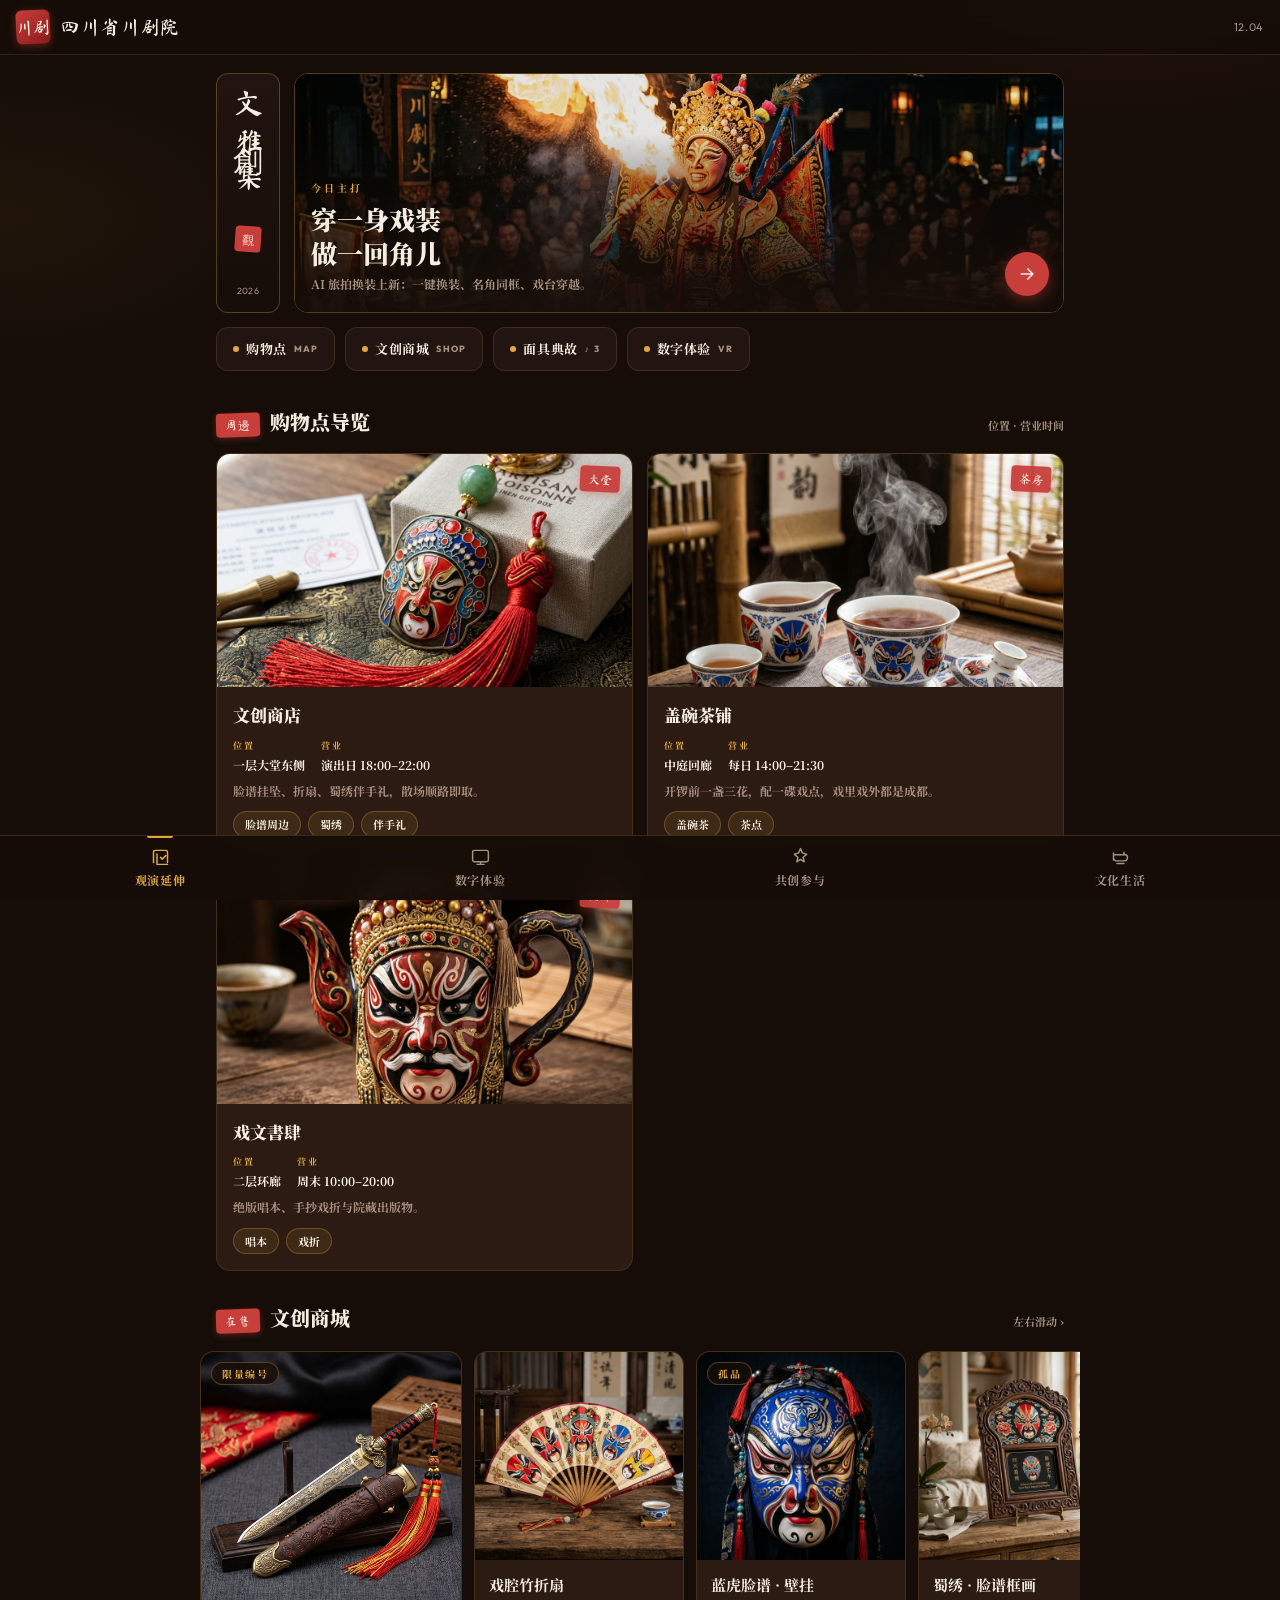
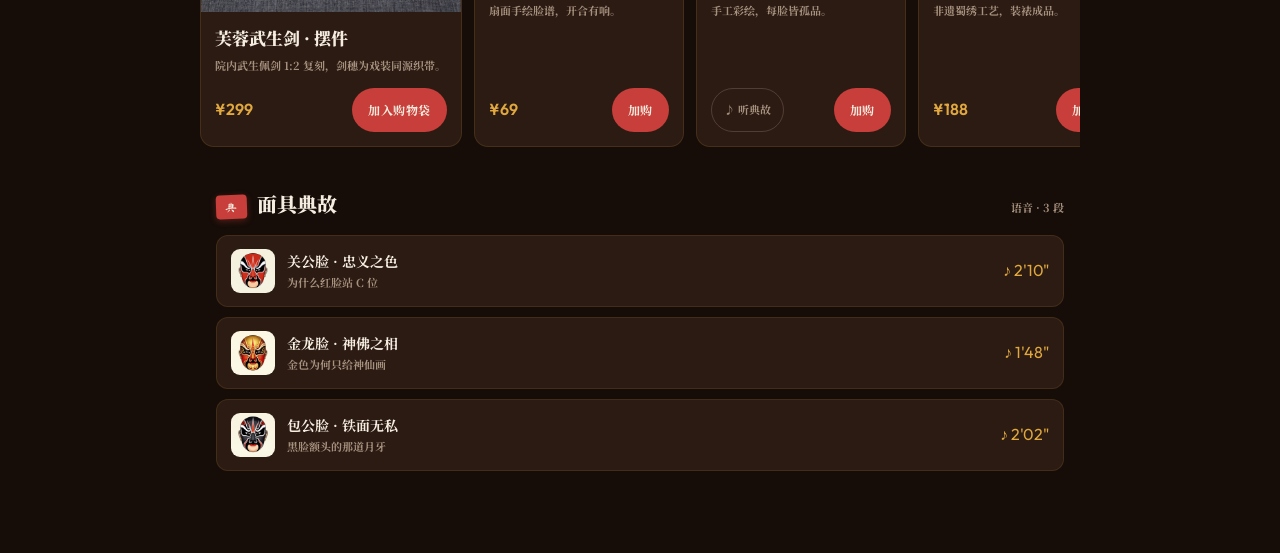
<file: frontend/redesign/wenchuang-v4.html>
<!DOCTYPE html>
<html lang="zh-CN">
<head>
<meta charset="UTF-8">
<meta name="viewport" content="width=device-width, initial-scale=1.0, viewport-fit=cover">
<title>文创雅集 · v4 移动优先预览</title>
<link rel="stylesheet" href="../assets/fonts/fonts.css">
<style>
/* ============================================================
   文创视图 v4 —— 移动优先「戏单」方案（375px 起步，桌面反向适配）
   场景：剧场现场 H5，暗光环境、单手操作、网速受限。
   基调沿用 v2 暗色 token（墨台/幕布/匣盒 + 朱砂/鎏金）。
   移动端专属考量：
     · 底部 tab 导航落在拇指热区，触控目标 ≥44px，含 safe-area
     · 竖向卡片流（非网格单列化），一屏一件事
     · 图片 loading=lazy + 大色块/纹理替代重图
     · 动效克制：进场一次编排，滚动中无视差；尊重 reduced-motion
   签名元素：竖排书法戏单头 + 卡片右上朱印角标。
   ============================================================ */
:root{
  --ink:#160D08; --curtain:#221410; --lacquer:#2C1B13;
  --cinnabar:#C73E3A; --cinnabar-deep:#8B1A1A;
  --gold:#E0A83E; --gold-dim:rgba(224,168,62,.3);
  --paper:#F5EDE0; --smoke:#A6907E;
  --serif:'Noto Serif SC',serif; --brush:'Ma Shan Zheng',cursive; --latin:'Outfit',sans-serif;
  --nav-h:64px;
}
*{margin:0;padding:0;box-sizing:border-box;-webkit-tap-highlight-color:transparent}
html{-webkit-text-size-adjust:100%}
body{
  background:var(--ink);color:var(--paper);font-family:var(--serif);
  font-size:15px;line-height:1.7;
  background-image:
    radial-gradient(600px 300px at 88% -6%, rgba(199,62,58,.1), transparent 62%),
    radial-gradient(520px 260px at 0% 24%, rgba(224,168,62,.055), transparent 58%);
  background-attachment:fixed;
  /* 底部导航占位，内容不被遮挡（含 iPhone home 条） */
  padding-bottom:calc(var(--nav-h) + env(safe-area-inset-bottom,0px) + 8px);
}
@media (prefers-reduced-motion:reduce){*{animation:none!important;transition:none!important}}
img{display:block;width:100%;height:100%;object-fit:cover}
button{font:inherit;color:inherit;background:none;border:0;cursor:pointer}
a{color:inherit;text-decoration:none}

/* ── 顶栏（紧凑，滚动时收为细条） ─────────────────────────── */
.topbar{
  position:sticky;top:0;z-index:40;display:flex;align-items:center;gap:10px;
  padding:10px 16px;background:rgba(22,13,8,.9);backdrop-filter:blur(12px);
  border-bottom:1px solid rgba(224,168,62,.14);
}
.brand-seal{
  width:34px;height:34px;flex-shrink:0;display:grid;place-items:center;
  background:linear-gradient(145deg,var(--cinnabar),var(--cinnabar-deep));
  font-family:var(--brush);font-size:17px;line-height:1;border-radius:6px;
  transform:rotate(-3deg);box-shadow:0 2px 8px rgba(199,62,58,.4);
}
.topbar .t{font-family:var(--brush);font-size:19px;letter-spacing:.05em}
.topbar .date{margin-left:auto;font-family:var(--latin);font-size:11px;color:var(--smoke);letter-spacing:.06em}

.wrap{max-width:560px;margin:0 auto;padding:0 16px}

/* ── 戏单头（签名元素，竖屏首屏内完成） ──────────────────── */
.playbill{display:flex;gap:14px;margin-top:18px;align-items:stretch}
.bill-side{
  flex-shrink:0;width:64px;display:flex;flex-direction:column;align-items:center;
  justify-content:space-between;gap:10px;padding:14px 0;
  border:1px solid var(--gold-dim);border-radius:12px;
  background:linear-gradient(180deg,var(--curtain),var(--ink));
}
.bill-side .v{
  writing-mode:vertical-rl;font-family:var(--brush);font-size:30px;
  letter-spacing:.14em;line-height:1.1;
}
.bill-side .seal{
  width:26px;height:26px;display:grid;place-items:center;flex-shrink:0;
  background:var(--cinnabar);font-family:var(--brush);font-size:12px;
  border-radius:4px;transform:rotate(4deg);line-height:1;
}
.bill-side .d{font-family:var(--latin);font-size:9px;color:var(--smoke);letter-spacing:.04em}

/* 主打卡：一屏视觉重心 */
.hero{
  position:relative;flex:1;min-width:0;border-radius:14px;overflow:hidden;
  border:1px solid var(--gold-dim);min-height:196px;display:flex;align-items:flex-end;
}
.hero .ph{position:absolute;inset:0;background:var(--curtain)}
.hero .ph::after{
  content:'';position:absolute;inset:0;
  background:linear-gradient(180deg,rgba(22,13,8,.1) 25%,rgba(22,13,8,.93) 88%);
}
.hero .cap{position:relative;padding:16px 16px 18px;width:100%}
.hero .eb{font-size:10px;letter-spacing:.3em;color:var(--gold);margin-bottom:6px}
.hero h1{font-weight:900;font-size:21px;line-height:1.3}
.hero p{font-size:12px;color:var(--smoke);margin-top:4px;
  display:-webkit-box;-webkit-line-clamp:2;-webkit-box-orient:vertical;overflow:hidden}
.hero .go{
  position:absolute;right:14px;bottom:16px;width:44px;height:44px;border-radius:50%;
  background:var(--cinnabar);display:grid;place-items:center;
  box-shadow:0 4px 14px rgba(199,62,58,.45);
}
.hero .go svg{width:20px;height:20px;stroke:var(--paper)}

/* 快捷入口条（拇指高度之上，横向滑动） */
.rail{display:flex;gap:10px;margin-top:14px;overflow-x:auto;padding-bottom:4px;
  scrollbar-width:none;-webkit-overflow-scrolling:touch}
.rail::-webkit-scrollbar{display:none}
.rail a{
  flex-shrink:0;display:flex;align-items:center;gap:7px;min-height:44px;
  padding:0 16px;background:var(--curtain);border:1px solid rgba(224,168,62,.16);
  border-radius:12px;font-size:13px;font-weight:700;letter-spacing:.04em;
}
.rail a .en{font-family:var(--latin);font-size:9px;color:var(--smoke);letter-spacing:.14em}
.rail a .dot{width:6px;height:6px;border-radius:50%;background:var(--gold);flex-shrink:0}

/* ── 分组区（竖向流，一屏一主题） ────────────────────────── */
.sec{margin-top:30px;scroll-margin-top:64px}
.sec-head{display:flex;align-items:baseline;gap:10px;margin-bottom:14px}
.sec-head .seal-mini{
  background:var(--cinnabar);font-family:var(--brush);font-size:12px;
  padding:2px 9px;border-radius:4px;letter-spacing:.1em;transform:rotate(-2deg);
  box-shadow:0 2px 6px rgba(199,62,58,.35);white-space:nowrap;
}
.sec-head h2{font-weight:900;font-size:20px}
.sec-head .sub{margin-left:auto;font-size:11px;color:var(--smoke)}

/* 购物点：竖卡流，右上朱印角标（签名变体） */
.spot{
  position:relative;border-radius:14px;background:var(--lacquer);
  border:1px solid rgba(224,168,62,.14);overflow:hidden;margin-bottom:14px;
}
.spot::before{
  content:attr(data-seal);position:absolute;top:12px;right:12px;z-index:2;
  font-family:var(--brush);font-size:12px;color:var(--paper);
  background:var(--cinnabar);padding:3px 8px;border-radius:4px;
  transform:rotate(3deg);opacity:.94;box-shadow:0 2px 8px rgba(199,62,58,.4);
}
.spot .im{aspect-ratio:16/9;background:var(--curtain)}
.spot .bd{padding:14px 16px 16px}
.spot h3{font-weight:900;font-size:17px}
.spot .meta{display:flex;gap:16px;flex-wrap:wrap;margin:8px 0 6px}
.spot .meta div{font-size:12px;color:var(--paper)}
.spot .meta b{display:block;font-weight:400;color:var(--gold);font-size:9px;letter-spacing:.24em;margin-bottom:1px}
.spot p{font-size:12px;color:var(--smoke)}
.spot .chips{display:flex;gap:7px;flex-wrap:wrap;margin-top:10px}
.spot .chips span{
  font-size:11px;background:rgba(224,168,62,.1);border:1px solid var(--gold-dim);
  border-radius:999px;padding:3px 11px;
}

/* 商城：横向滑卡（移动端原生手势），主推卡在前 */
.hcards{display:flex;gap:12px;overflow-x:auto;padding:2px 16px 10px;margin:0 -16px;
  scroll-snap-type:x mandatory;scrollbar-width:none;-webkit-overflow-scrolling:touch}
.hcards::-webkit-scrollbar{display:none}
.gcard{
  flex-shrink:0;width:210px;scroll-snap-align:start;border-radius:14px;overflow:hidden;
  background:var(--lacquer);border:1px solid rgba(224,168,62,.14);
  display:flex;flex-direction:column;
}
.gcard.lead{width:262px}
.gcard .im{aspect-ratio:4/3;background:var(--curtain);position:relative}
.gcard .tag{
  position:absolute;top:10px;left:10px;font-size:10px;letter-spacing:.16em;color:var(--gold);
  background:rgba(22,13,8,.8);border:1px solid var(--gold-dim);border-radius:999px;padding:2px 10px;
}
.gcard .bd{padding:12px 14px 14px;display:flex;flex-direction:column;gap:3px;flex:1}
.gcard .nm{font-weight:700;font-size:15px}
.gcard.lead .nm{font-size:17px;font-weight:900}
.gcard .ds{font-size:11px;color:var(--smoke);
  display:-webkit-box;-webkit-line-clamp:2;-webkit-box-orient:vertical;overflow:hidden}
.gcard .ft{display:flex;align-items:center;margin-top:auto;padding-top:10px;gap:8px}
.gcard .pr{font-family:var(--latin);font-weight:600;font-size:16px;color:var(--gold)}
.gcard .buy{
  margin-left:auto;min-width:44px;min-height:44px;padding:0 16px;border-radius:999px;
  background:var(--cinnabar);font-size:12px;font-weight:700;letter-spacing:.05em;
}
.gcard .story{
  min-height:44px;padding:0 12px;border-radius:999px;font-size:11px;color:var(--smoke);
  border:1px solid rgba(166,144,126,.3);
}

/* 数字体验：通栏横卡（图左文右，触控整卡） */
.dcard{
  display:flex;gap:0;border-radius:14px;overflow:hidden;margin-bottom:12px;
  background:var(--curtain);border:1px solid rgba(224,168,62,.14);min-height:104px;
}
.dcard .im{width:104px;flex-shrink:0;background:var(--lacquer)}
.dcard .cap{padding:14px 14px 14px 0;flex:1;min-width:0;display:flex;flex-direction:column;justify-content:center}
.dcard .en{font-family:var(--latin);font-size:9px;letter-spacing:.26em;color:var(--gold);margin-bottom:3px}
.dcard h3{font-weight:900;font-size:16px}
.dcard p{font-size:11px;color:var(--smoke);margin-top:2px;
  display:-webkit-box;-webkit-line-clamp:2;-webkit-box-orient:vertical;overflow:hidden}

/* 共创：紧凑列表行（信息密度优先） */
.lrow{
  display:flex;align-items:center;gap:12px;padding:13px 14px;margin-bottom:10px;
  background:var(--lacquer);border:1px solid rgba(224,168,62,.12);border-radius:12px;
  min-height:56px;
}
.lrow .im{width:44px;height:44px;border-radius:9px;flex-shrink:0;background:var(--curtain);overflow:hidden}
.lrow .tx{flex:1;min-width:0}
.lrow .tx b{display:block;font-size:14px;font-weight:700}
.lrow .tx span{display:block;font-size:11px;color:var(--smoke);white-space:nowrap;overflow:hidden;text-overflow:ellipsis}
.lrow .ar{color:var(--gold);font-family:var(--latin);flex-shrink:0}

/* ── 底部 tab 导航（拇指热区，签名：金线高亮） ───────────── */
.tabbar{
  position:fixed;left:0;right:0;bottom:0;z-index:50;
  display:flex;background:rgba(22,13,8,.96);backdrop-filter:blur(14px);
  border-top:1px solid rgba(224,168,62,.18);
  padding-bottom:env(safe-area-inset-bottom,0px);
}
.tabbar button{
  flex:1;min-height:var(--nav-h);display:flex;flex-direction:column;
  align-items:center;justify-content:center;gap:3px;color:var(--smoke);
  font-size:11px;letter-spacing:.06em;position:relative;transition:color .25s ease-out;
}
.tabbar button .lb{white-space:nowrap}
.tabbar button svg{width:21px;height:21px;stroke:currentColor;fill:none;stroke-width:1.7}
.tabbar button.on{color:var(--gold)}
.tabbar button.on::before{
  content:'';position:absolute;top:0;left:50%;transform:translateX(-50%);
  width:26px;height:2px;background:var(--gold);border-radius:0 0 2px 2px;
}
.tabbar .b{display:none}

/* 面板显隐（tab 控制） */
.panel{display:none;animation:reveal .4s ease-out}
.panel.on{display:block}
@keyframes reveal{from{opacity:0;transform:translateY(8px)}to{opacity:1;transform:none}}

/* ── 平板向上适配 ───────────────────────────────────────── */
@media (min-width:768px){
  body{font-size:16px}
  .wrap{max-width:720px}
  .spots2{display:grid;grid-template-columns:1fr 1fr;gap:14px}
  .spots2 .spot{margin-bottom:0}
  .tabbar .b{display:inline}
  .tabbar button{font-size:12px}
}
@media (min-width:1024px){
  .wrap{max-width:880px}
  .hero{min-height:240px}
  .hero h1{font-size:26px}
}
</style>
</head>
<body>

<header class="topbar">
  <div class="brand-seal">川剧</div>
  <div class="t">四川省川剧院</div>
  <span class="date" id="d">08.31</span>
</header>

<div class="wrap">

  <!-- 戏单头：竖屏首屏内完成（签名元素） -->
  <section class="playbill">
    <aside class="bill-side">
      <div class="v">文創雅集</div>
      <div class="seal">觀</div>
      <div class="d">2026</div>
    </aside>
    <div class="hero">
      <div class="ph"><img src="../assets/photoshoot_default.jpg" alt="AI 旅拍" loading="lazy"></div>
      <div class="cap">
        <div class="eb">今日主打</div>
        <h1>穿一身戏装<br>做一回角儿</h1>
        <p>AI 旅拍换装上新：一键换装、名角同框、戏台穿越。</p>
      </div>
      <a class="go" href="javascript:void(0)" aria-label="开始旅拍">
        <svg viewBox="0 0 24 24" fill="none" stroke-width="2"><path d="M5 12h14M13 6l6 6-6 6" stroke-linecap="round" stroke-linejoin="round"/></svg>
      </a>
    </div>
  </section>

  <!-- 快捷入口：横向滑动条（拇指可及） -->
  <nav class="rail">
    <a href="#s-spots"><span class="dot"></span>购物点<span class="en">MAP</span></a>
    <a href="#s-mall"><span class="dot"></span>文创商城<span class="en">SHOP</span></a>
    <a href="#s-story"><span class="dot"></span>面具典故<span class="en">♪ 3</span></a>
    <a href="#s-digi"><span class="dot"></span>数字体验<span class="en">VR</span></a>
  </nav>

  <!-- ═══ 观演延伸 ═══ -->
  <div class="panel on" id="panel-guan">
    <section class="sec" id="s-spots">
      <div class="sec-head"><span class="seal-mini">周邊</span><h2>购物点导览</h2><span class="sub">位置 · 营业时间</span></div>
      <div class="spots2">
        <article class="spot" data-seal="大堂">
          <div class="im"><img src="../assets/products/furong_mask_pendant.jpg" alt="文创商店" loading="lazy"></div>
          <div class="bd">
            <h3>文创商店</h3>
            <div class="meta">
              <div><b>位置</b>一层大堂东侧</div>
              <div><b>营业</b>演出日 18:00–22:00</div>
            </div>
            <p>脸谱挂坠、折扇、蜀绣伴手礼，散场顺路即取。</p>
            <div class="chips"><span>脸谱周边</span><span>蜀绣</span><span>伴手礼</span></div>
          </div>
        </article>
        <article class="spot" data-seal="茶房">
          <div class="im"><img src="../assets/products/furong_gaiwan_teaset.jpg" alt="盖碗茶铺" loading="lazy"></div>
          <div class="bd">
            <h3>盖碗茶铺</h3>
            <div class="meta">
              <div><b>位置</b>中庭回廊</div>
              <div><b>营业</b>每日 14:00–21:30</div>
            </div>
            <p>开锣前一盏三花，配一碟戏点，戏里戏外都是成都。</p>
            <div class="chips"><span>盖碗茶</span><span>茶点</span></div>
          </div>
        </article>
        <article class="spot" data-seal="書肆">
          <div class="im"><img src="../assets/products/furong_opera_pottery.jpg" alt="戏文书肆" loading="lazy"></div>
          <div class="bd">
            <h3>戏文書肆</h3>
            <div class="meta">
              <div><b>位置</b>二层环廊</div>
              <div><b>营业</b>周末 10:00–20:00</div>
            </div>
            <p>绝版唱本、手抄戏折与院藏出版物。</p>
            <div class="chips"><span>唱本</span><span>戏折</span></div>
          </div>
        </article>
      </div>
    </section>

    <section class="sec" id="s-mall">
      <div class="sec-head"><span class="seal-mini">在售</span><h2>文创商城</h2><span class="sub">左右滑动 ›</span></div>
      <div class="hcards">
        <article class="gcard lead">
          <div class="im"><img src="../assets/products/furong_wusheng_sword.jpg" alt="芙蓉武生剑" loading="lazy"><span class="tag">限量编号</span></div>
          <div class="bd">
            <div class="nm">芙蓉武生剑 · 摆件</div>
            <div class="ds">院内武生佩剑 1:2 复刻，剑穗为戏装同源织带。</div>
            <div class="ft"><span class="pr">¥299</span><button class="buy">加入购物袋</button></div>
          </div>
        </article>
        <article class="gcard">
          <div class="im"><img src="../assets/products/furong_bamboo_fan.jpg" alt="戏腔竹折扇" loading="lazy"></div>
          <div class="bd">
            <div class="nm">戏腔竹折扇</div>
            <div class="ds">扇面手绘脸谱，开合有响。</div>
            <div class="ft"><span class="pr">¥69</span><button class="buy">加购</button></div>
          </div>
        </article>
        <article class="gcard">
          <div class="im"><img src="../assets/products/mask_blue_tiger.jpg" alt="蓝虎脸谱" loading="lazy"><span class="tag">孤品</span></div>
          <div class="bd">
            <div class="nm">蓝虎脸谱 · 壁挂</div>
            <div class="ds">手工彩绘，每脸皆孤品。</div>
            <div class="ft"><button class="story">♪ 听典故</button><button class="buy">加购</button></div>
          </div>
        </article>
        <article class="gcard">
          <div class="im"><img src="../assets/products/furong_embroidery_frame.jpg" alt="蜀绣框画" loading="lazy"></div>
          <div class="bd">
            <div class="nm">蜀绣 · 脸谱框画</div>
            <div class="ds">非遗蜀绣工艺，装裱成品。</div>
            <div class="ft"><span class="pr">¥188</span><button class="buy">加购</button></div>
          </div>
        </article>
      </div>
    </section>

    <section class="sec" id="s-story">
      <div class="sec-head"><span class="seal-mini">典</span><h2>面具典故</h2><span class="sub">语音 · 3 段</span></div>
      <div class="lrow"><div class="im"><img src="../assets/mask-red-ai.jpg" alt="红脸" loading="lazy"></div><div class="tx"><b>关公脸 · 忠义之色</b><span>为什么红脸站 C 位</span></div><span class="ar">♪ 2'10"</span></div>
      <div class="lrow"><div class="im"><img src="../assets/mask-gold-ai.jpg" alt="金脸" loading="lazy"></div><div class="tx"><b>金龙脸 · 神佛之相</b><span>金色为何只给神仙画</span></div><span class="ar">♪ 1'48"</span></div>
      <div class="lrow"><div class="im"><img src="../assets/mask-black-ai.jpg" alt="黑脸" loading="lazy"></div><div class="tx"><b>包公脸 · 铁面无私</b><span>黑脸额头的那道月牙</span></div><span class="ar">♪ 2'02"</span></div>
    </section>
  </div>

  <!-- ═══ 数字体验 ═══ -->
  <div class="panel" id="panel-shuzi">
    <section class="sec">
      <div class="sec-head"><span class="seal-mini">數字</span><h2>数字体验</h2><span class="sub">新技术，老味道</span></div>
      <a class="dcard" href="javascript:void(0)">
        <div class="im"><img src="../assets/mask-gold-ai.jpg" alt="知识图谱" loading="lazy"></div>
        <div class="cap"><div class="en">KNOWLEDGE GRAPH</div><h3>川剧知识图谱</h3><p>22 个节点串起声腔、行当与名家。</p></div>
      </a>
      <a class="dcard" href="javascript:void(0)">
        <div class="im"><img src="../assets/mask-blue-ai.jpg" alt="VR 展馆" loading="lazy"></div>
        <div class="cap"><div class="en">VR EXHIBITION</div><h3>VR 全景展馆</h3><p>走进后台衣箱与万年台的全景世界。</p></div>
      </a>
      <a class="dcard" href="javascript:void(0)">
        <div class="im"><img src="../assets/mask-green-ai.jpg" alt="AI 旅拍" loading="lazy"></div>
        <div class="cap"><div class="en">AI PHOTOSHOOT</div><h3>AI 旅拍</h3><p>一键换装，与名角同框。</p></div>
      </a>
    </section>
  </div>

  <!-- ═══ 共创参与 ═══ -->
  <div class="panel" id="panel-gong">
    <section class="sec">
      <div class="sec-head"><span class="seal-mini">共創</span><h2>共创参与</h2><span class="sub">戏台留给新人</span></div>
      <div class="lrow"><div class="im"><img src="../assets/products/mask_gold_dragon.jpg" alt="IP 铸造" loading="lazy"></div><div class="tx"><b>IP 铸造</b><span>把设计铸成链上数字藏品</span></div><span class="ar">›</span></div>
      <div class="lrow"><div class="im"><img src="../assets/products/furong_embroidery_frame.jpg" alt="众创平台" loading="lazy"></div><div class="tx"><b>众创平台</b><span>任务广场 · 智库 · 创意工坊</span></div><span class="ar">›</span></div>
      <div class="lrow"><div class="im"><img src="../assets/products/furong_shushi_tapestry.jpg" alt="IP 资产库" loading="lazy"></div><div class="tx"><b>IP 资产库</b><span>11 件非遗数字资产，凭授权取用</span></div><span class="ar">›</span></div>
    </section>
  </div>

  <!-- ═══ 文化生活 ═══ -->
  <div class="panel" id="panel-sheng">
    <section class="sec">
      <div class="sec-head"><span class="seal-mini">生活</span><h2>文化生活</h2><span class="sub">戏外皆文章</span></div>
      <a class="dcard" href="javascript:void(0)">
        <div class="im"><img src="../assets/products/furong_gaiwan_teaset.jpg" alt="川剧生活" loading="lazy"></div>
        <div class="cap"><div class="en">OPERA LIFE</div><h3>川剧生活</h3><p>盖碗茶、戏台边、慢半拍的成都节奏。</p></div>
      </a>
      <a class="dcard" href="javascript:void(0)">
        <div class="im"><img src="../assets/products/furong_bamboo_fan.jpg" alt="川剧世界" loading="lazy"></div>
        <div class="cap"><div class="en">OPERA WORLD</div><h3>川剧世界</h3><p>30+ 巡演国家 · 120+ 场海外专场。</p></div>
      </a>
    </section>
  </div>

</div>

<!-- 底部 tab 导航：拇指热区 -->
<nav class="tabbar" id="tabbar">
  <button class="on" data-p="panel-guan" aria-label="观演延伸">
    <svg viewBox="0 0 24 24"><path d="M4 19V7a2 2 0 0 1 2-2h12a2 2 0 0 1 2 2v12M8 21V9m0 12h12M12 13l2 2 4-4" stroke-linecap="round" stroke-linejoin="round"/></svg>
    <span class="lb">观演<span class="b">延伸</span></span>
  </button>
  <button data-p="panel-shuzi" aria-label="数字体验">
    <svg viewBox="0 0 24 24"><rect x="3" y="5" width="18" height="13" rx="2"/><path d="M8 21h8M12 18v3" stroke-linecap="round"/></svg>
    <span class="lb">数字<span class="b">体验</span></span>
  </button>
  <button data-p="panel-gong" aria-label="共创参与">
    <svg viewBox="0 0 24 24"><path d="M12 3l2.1 4.9L19 9.5l-4 3.4 1.2 5.1-4.2-2.7-4.2 2.7L9 12.9 5 9.5l4.9-1.6z" stroke-linejoin="round"/></svg>
    <span class="lb">共创<span class="b">参与</span></span>
  </button>
  <button data-p="panel-sheng" aria-label="文化生活">
    <svg viewBox="0 0 24 24"><path d="M4 10h13a3 3 0 0 1 3 3v0a4 4 0 0 1-4 4H8a4 4 0 0 1-4-4v-3zM4 10V8m0 2v6m12-6V7m-8 13h8" stroke-linecap="round"/></svg>
    <span class="lb">文化<span class="b">生活</span></span>
  </button>
</nav>

<script>
/* 预览页交互：底部 tab 切换 + 日期（正式实现并入 switchWenchuangSubView 白名单体系） */
var now=new Date();
document.getElementById('d').textContent=
  String(now.getMonth()+1).padStart(2,'0')+'.'+String(now.getDate()).padStart(2,'0');
var tabs=document.querySelectorAll('#tabbar button');
tabs.forEach(function(b){
  b.addEventListener('click',function(){
    tabs.forEach(function(x){x.classList.remove('on')});
    b.classList.add('on');
    document.querySelectorAll('.panel').forEach(function(p){p.classList.remove('on')});
    document.getElementById(b.dataset.p).classList.add('on');
    window.scrollTo({top:0,behavior:'smooth'});
  });
});
/* 快捷入口锚点：滚动到对应分组 */
document.querySelectorAll('.rail a').forEach(function(a){
  a.addEventListener('click',function(e){
    e.preventDefault();
    var el=document.querySelector(a.getAttribute('href'));
    if(el) el.scrollIntoView({behavior:'smooth',block:'start'});
  });
});
</script>
</body>
</html>
</file>
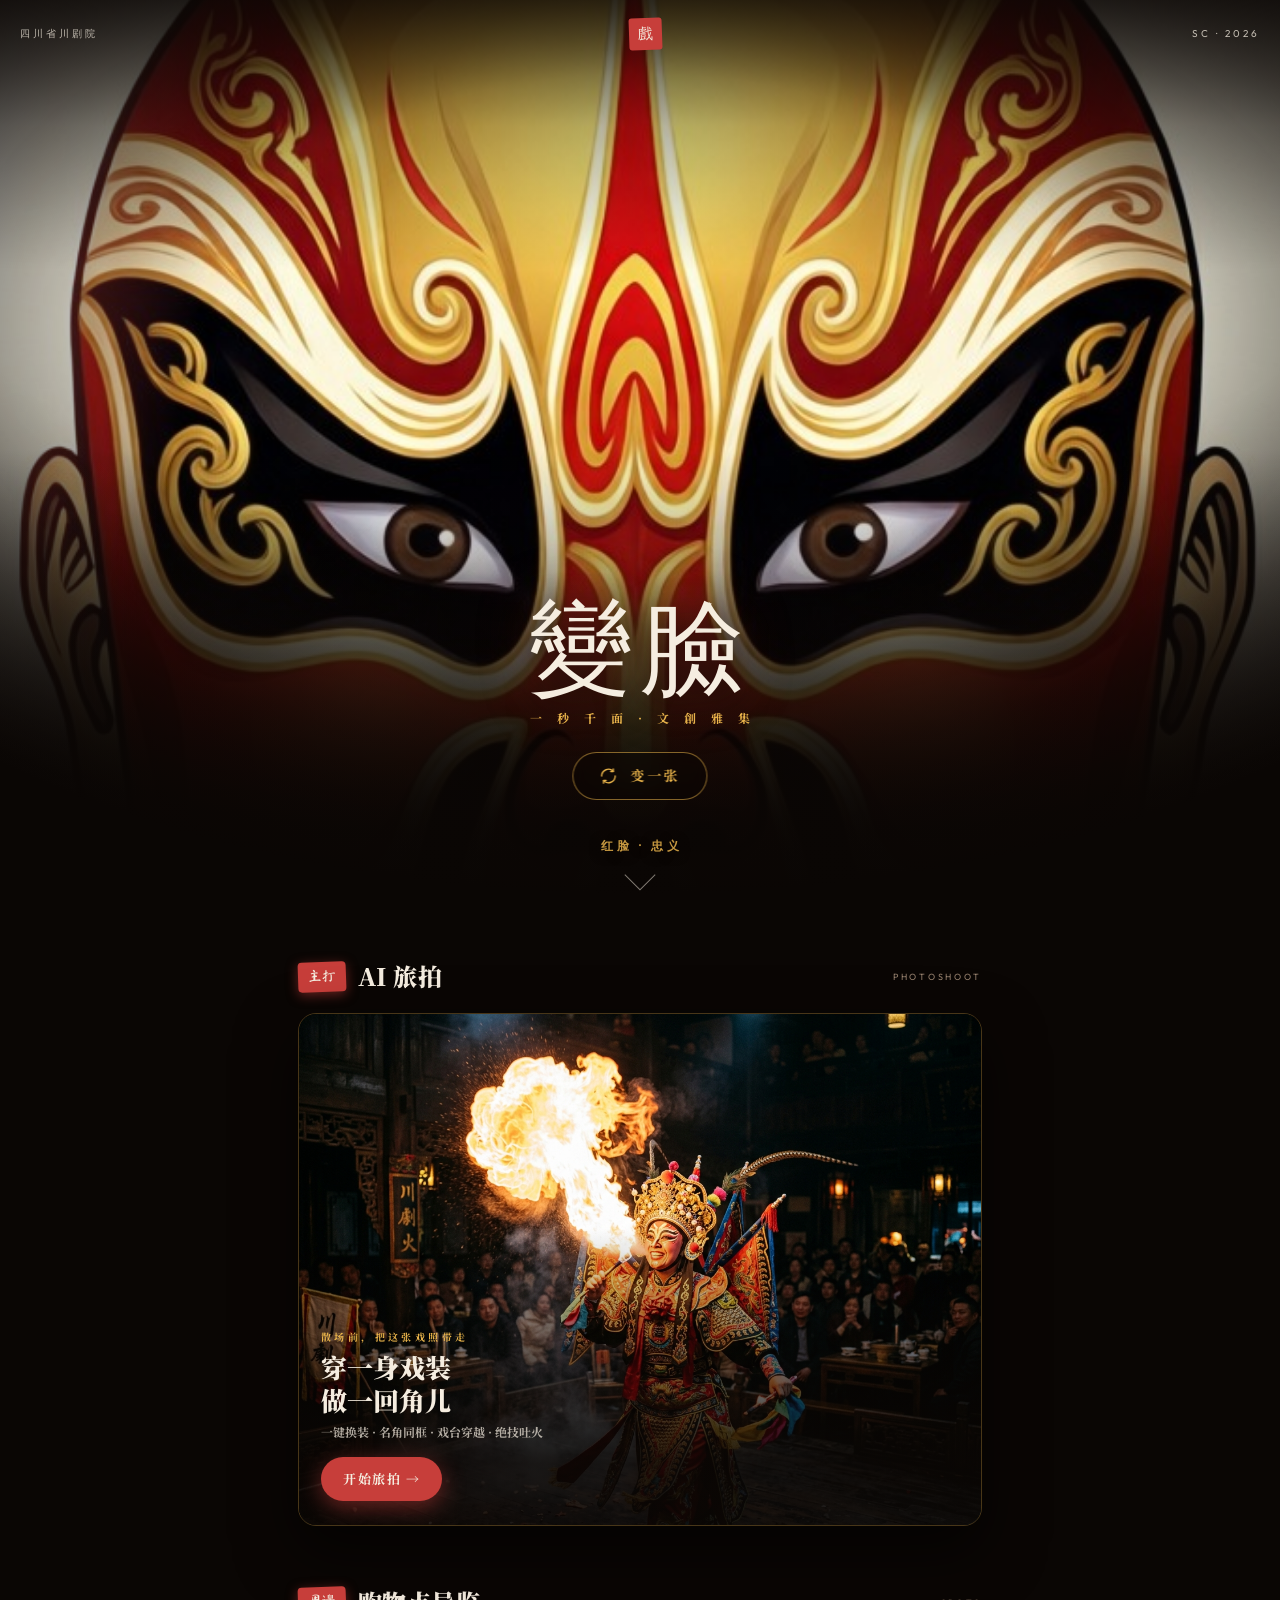
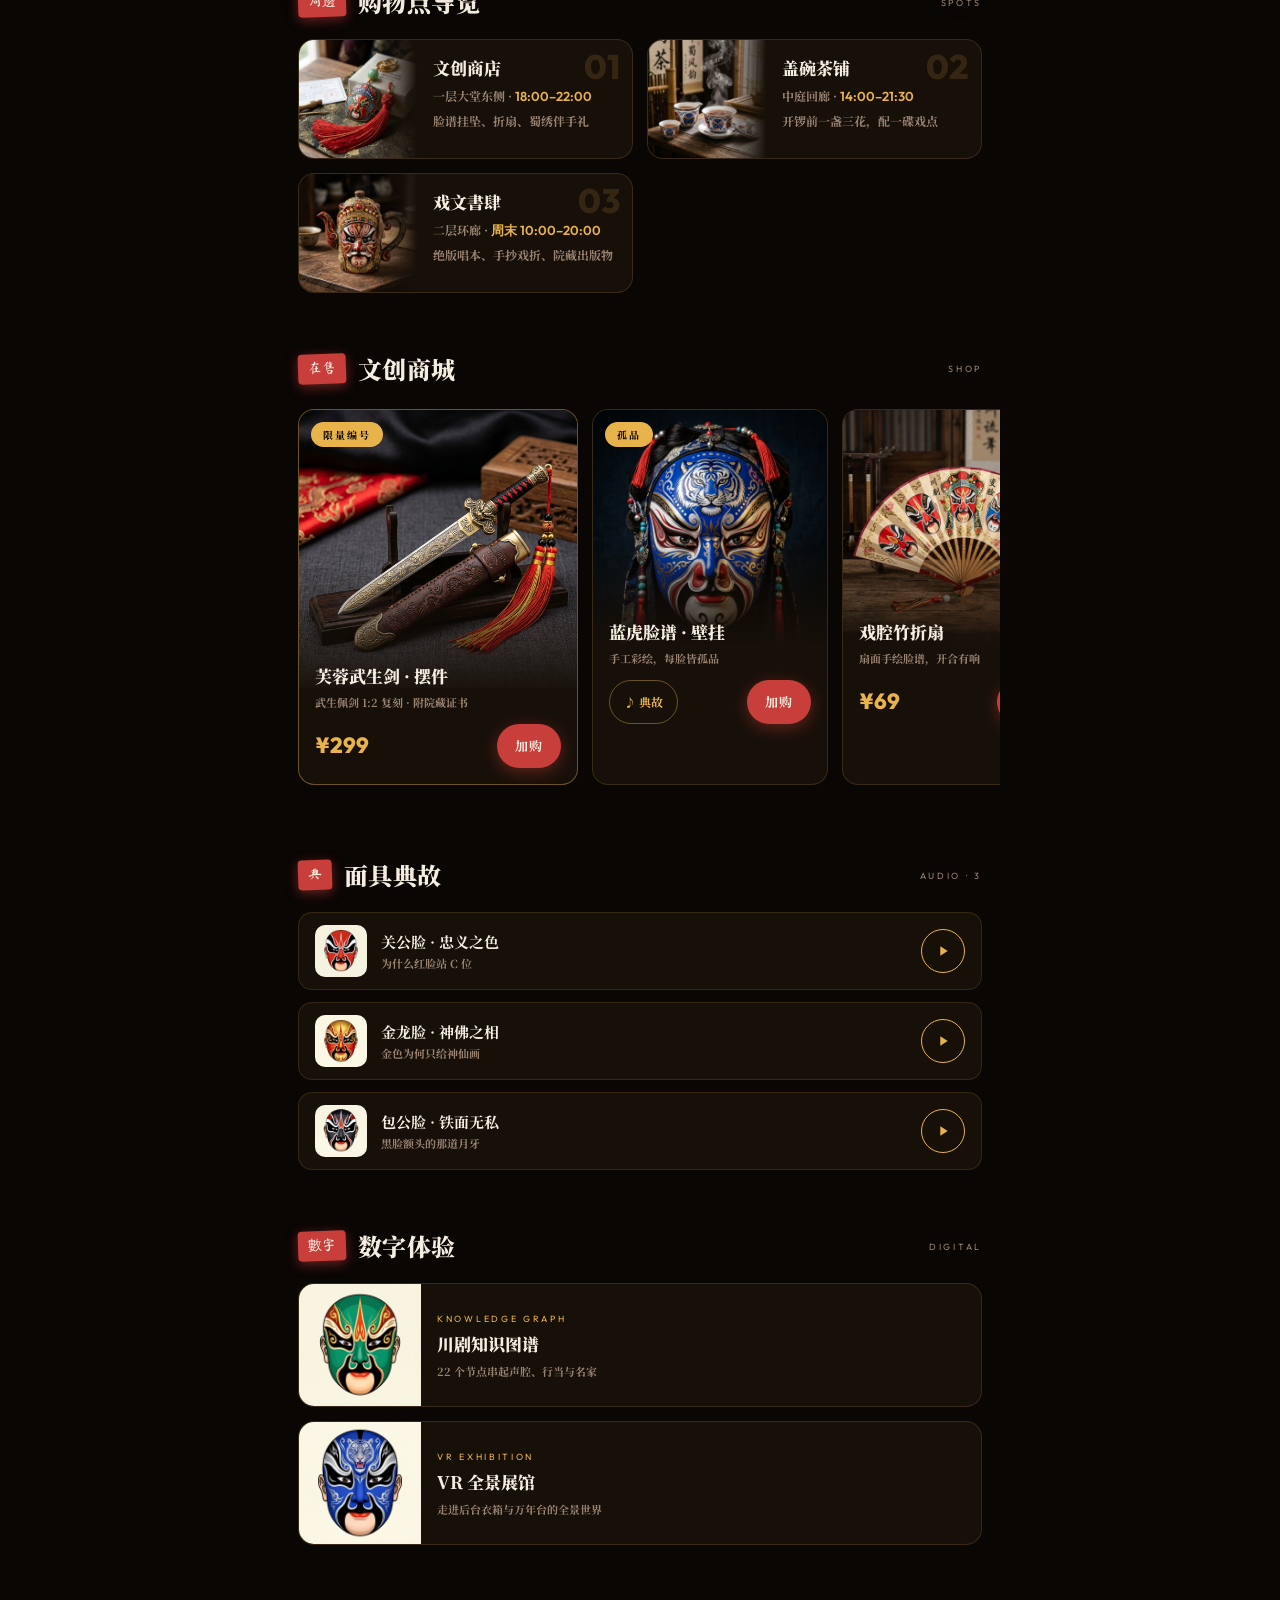
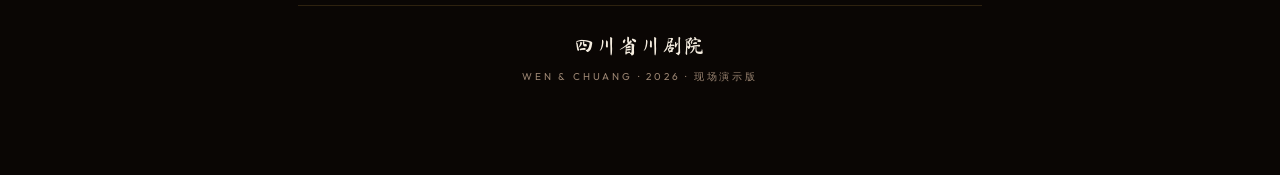
<file: frontend/redesign/wenchuang-v5.html>
<!DOCTYPE html>
<html lang="zh-CN">
<head>
<meta charset="UTF-8">
<meta name="viewport" content="width=device-width, initial-scale=1.0, viewport-fit=cover">
<title>文创雅集 · v5 变脸首屏预览</title>
<link rel="stylesheet" href="../assets/fonts/fonts.css">
<style>
/* ============================================================
   文创视图 v5 —— 「变脸」方案：移动优先 + 全屏惊艳首屏
   诊断：v2-v4 布局没问题，缺的是视觉冲击力。川剧最"一眼惊艳"
   的就是变脸瞬间——本版把它从装饰升格为交互本身：
     · 首屏 = 全屏脸谱（full-bleed 占满视口），自动变脸循环
     · 变脸手法：金光临面横扫 + clip-path 擦除换脸（0.6s）
     · 色彩拉满：纯朱砂 #C73E3A + 鎏金 #E8B34B + 近纯黑 #0A0604
     · 首屏只有一张脸 + 一行书法 + 一个按钮，滚动后内容展开
   性能：clip-path/transform 全 GPU 合成层，低端机可跑；
   reduced-motion 下停自动变脸，保留手动点击。
   ============================================================ */
:root{
  --black:#0A0604; --cinnabar:#C73E3A; --gold:#E8B34B;
  --paper:#F5EDE0; --smoke:#9A8471; --lacquer:#171009;
  --serif:'Noto Serif SC',serif; --brush:'Ma Shan Zheng',cursive; --latin:'Outfit',sans-serif;
}
*{margin:0;padding:0;box-sizing:border-box;-webkit-tap-highlight-color:transparent}
html{-webkit-text-size-adjust:100%}
body{background:var(--black);color:var(--paper);font-family:var(--serif);font-size:15px;line-height:1.7}
@media (prefers-reduced-motion:reduce){
  *{animation:none!important;transition:none!important}
  .face .sweep{display:none}
}
img{display:block;width:100%;height:100%;object-fit:cover}
button{font:inherit;color:inherit;background:none;border:0;cursor:pointer}
a{color:inherit;text-decoration:none}

/* ═══ 首屏：全屏变脸 ═══════════════════════════════════ */
.stage{
  position:relative;height:100svh;min-height:560px;overflow:hidden;
  background:var(--black);
}
/* 两层脸：底层常显，顶层被金线擦出。
   聚光遮罩：方图脸谱自带米色底，竖屏 full-bleed 会露边——
   放大 1.5 倍把米边推出视口，再用径向遮罩让边缘羽化进黑底，
   形成剧场追光打在脸上的效果（比原图直铺更惊艳，且省掉重做素材）。 */
.face{
  position:absolute;inset:0;
  -webkit-mask-image:radial-gradient(ellipse 82% 66% at 50% 36%,#000 42%,rgba(0,0,0,.35) 74%,transparent 96%);
  mask-image:radial-gradient(ellipse 82% 66% at 50% 36%,#000 42%,rgba(0,0,0,.35) 74%,transparent 96%);
}
.face .layer{position:absolute;inset:0;overflow:hidden}
.face .layer img{
  width:100%;height:100%;object-fit:cover;object-position:center 28%;
  transform:scale(1.5);
}
.face .top{clip-path:inset(0 0 0 0)}
/* 变脸瞬间：金线擦入前沿与 clip-path 边界严格同步（0~55% 完成擦除） */
.stage.flipping .top{animation:wipe .62s cubic-bezier(.7,0,.3,1) forwards}
.stage.flipping .sweep{animation:sweepx .62s cubic-bezier(.7,0,.3,1) forwards}
@keyframes wipe{
  0%{clip-path:inset(0 100% 0 0)}
  55%{clip-path:inset(0 0 0 0)}
  100%{clip-path:inset(0 0 0 0)}
}
.sweep{
  position:absolute;top:-10%;bottom:-10%;left:0;width:46%;
  background:linear-gradient(100deg,
    transparent 0%,
    rgba(232,179,75,0) 20%,
    rgba(232,179,75,.5) 44%,
    #FFDD9A 50%,
    rgba(199,62,58,.55) 56%,
    rgba(199,62,58,0) 80%,
    transparent 100%);
  mix-blend-mode:screen;
  transform:translateX(-60%);
  pointer-events:none;
}
/* 金线中心（50% 处）对齐擦除前沿：0%→-60%，55%→170%，100%→240% 出屏 */
@keyframes sweepx{
  0%{transform:translateX(-60%)}
  55%{transform:translateX(170%)}
  100%{transform:translateX(240%)}
}
/* 暗角 + 上下压暗：顶部压暗救 brand 文字对比度，底部承托书法大字 */
.stage::after{
  content:'';position:absolute;inset:0;pointer-events:none;
  background:
    radial-gradient(120% 90% at 50% 16%, transparent 50%, rgba(10,6,4,.6) 100%),
    linear-gradient(180deg, rgba(10,6,4,.82) 0%, rgba(10,6,4,.3) 14%, transparent 30%, transparent 50%, rgba(10,6,4,.92) 92%);
}
/* 顶部小字 */
.stage .brand{
  position:absolute;top:calc(18px + env(safe-area-inset-top,0px));left:0;right:0;
  z-index:5;display:flex;align-items:center;justify-content:space-between;
  padding:0 20px;font-family:var(--latin);font-size:10px;letter-spacing:.3em;
  color:rgba(245,237,224,.75);
}
.stage .brand .sq{
  font-family:var(--brush);letter-spacing:0;font-size:15px;color:var(--paper);
  background:var(--cinnabar);padding:3px 9px;border-radius:3px;transform:rotate(-2deg);
}
/* 书法大字：一行，压住画面 */
.stage .title{
  position:absolute;left:0;right:0;bottom:172px;z-index:5;text-align:center;
  pointer-events:none;
}
.stage .title .big{
  font-family:var(--brush);font-size:76px;line-height:1;letter-spacing:.08em;
  color:var(--paper);
  text-shadow:0 6px 30px rgba(10,6,4,.85), 0 0 60px rgba(199,62,58,.35);
}
.stage .title .sub{
  margin-top:12px;font-size:12px;letter-spacing:.5em;text-indent:.5em;color:var(--gold);
  font-weight:700;
}
/* 变脸按钮：点一下换一张脸 */
.flip-btn{
  position:absolute;left:50%;transform:translateX(-50%);bottom:100px;z-index:6;
  display:flex;align-items:center;gap:10px;min-height:48px;padding:0 26px;
  border-radius:999px;border:1px solid rgba(232,179,75,.55);
  background:rgba(10,6,4,.45);backdrop-filter:blur(8px);
  color:var(--gold);font-size:14px;font-weight:700;letter-spacing:.2em;text-indent:.2em;
  transition:background .3s ease-out,border-color .3s ease-out;
}
.flip-btn:active{background:var(--cinnabar);border-color:var(--cinnabar);color:var(--paper)}
.flip-btn svg{width:18px;height:18px;stroke:currentColor;fill:none;stroke-width:1.8}
/* 当前脸名（变脸后浮现）：加大加亮，海报上必须读得到 */
.face-name{
  position:absolute;left:50%;transform:translateX(-50%);bottom:44px;z-index:5;
  font-family:var(--latin);font-size:12px;font-weight:600;letter-spacing:.34em;text-indent:.34em;
  color:rgba(232,179,75,.85);white-space:nowrap;
  text-shadow:0 2px 12px rgba(10,6,4,.9);
  opacity:0;transition:opacity .5s ease-out .35s;
}
.face-name.show{opacity:1}
/* 下滑提示 */
.chev{
  position:absolute;left:50%;transform:translateX(-50%);bottom:14px;z-index:5;
  width:22px;height:22px;border-right:1.5px solid rgba(245,237,224,.5);
  border-bottom:1.5px solid rgba(245,237,224,.5);transform:translateX(-50%) rotate(45deg);
  animation:chevb 2.2s ease-in-out infinite;
}
@keyframes chevb{0%,100%{margin-bottom:0;opacity:.5}50%{margin-bottom:7px;opacity:1}}

/* ═══ 第二屏起：内容区（高饱和延续）═══════════════════ */
.wrap{max-width:560px;margin:0 auto;padding:0 18px 90px}
.sect{padding-top:56px;scroll-margin-top:10px}
.kicker{
  display:flex;align-items:center;gap:12px;margin-bottom:16px;
}
.kicker .seal{
  font-family:var(--brush);font-size:14px;color:var(--paper);
  background:var(--cinnabar);padding:3px 10px;border-radius:4px;
  transform:rotate(-2deg);box-shadow:0 3px 12px rgba(199,62,58,.5);white-space:nowrap;
}
.kicker h2{font-weight:900;font-size:24px;letter-spacing:.02em}
.kicker .en{margin-left:auto;font-family:var(--latin);font-size:9px;letter-spacing:.3em;color:var(--smoke)}
.kicker::after{display:none}

/* 大卡：图占满、文字压底，朱砂/鎏金双色体系 */
.big-card{
  position:relative;border-radius:18px;overflow:hidden;aspect-ratio:4/5;max-height:72vh;
  border:1px solid rgba(232,179,75,.28);
  box-shadow:0 24px 60px rgba(0,0,0,.6);
}
.big-card img{position:absolute;inset:0}
.big-card .veil{
  position:absolute;inset:0;
  background:linear-gradient(180deg,transparent 42%,rgba(10,6,4,.9) 88%);
}
.big-card .cap{position:absolute;left:0;right:0;bottom:0;padding:22px 22px 24px}
.big-card .cap .eb{font-size:10px;letter-spacing:.34em;color:var(--gold);margin-bottom:6px}
.big-card .cap h3{font-weight:900;font-size:26px;line-height:1.25}
.big-card .cap p{font-size:12px;color:rgba(245,237,224,.7);margin-top:6px}
.big-card .cta{
  display:inline-flex;align-items:center;gap:8px;margin-top:14px;min-height:44px;
  padding:0 22px;border-radius:999px;background:var(--cinnabar);
  font-size:13px;font-weight:700;letter-spacing:.12em;
  box-shadow:0 6px 22px rgba(199,62,58,.5);
}

/* 购物点：金线竖排目录感（位置/营业用大字数字） */
.spot-list{display:flex;flex-direction:column;gap:14px}
.spot{
  position:relative;display:flex;gap:16px;align-items:stretch;
  background:var(--lacquer);border:1px solid rgba(232,179,75,.16);
  border-radius:16px;overflow:hidden;
}
.spot .im{width:118px;flex-shrink:0;position:relative;background:#000}
.spot .im::after{content:'';position:absolute;inset:0;background:linear-gradient(90deg,transparent 62%,var(--lacquer) 100%)}
.spot .bd{padding:14px 16px 14px 0;flex:1;min-width:0;display:flex;flex-direction:column;gap:3px}
.spot h3{font-weight:900;font-size:17px}
.spot .row{font-size:12px;color:var(--smoke)}
.spot .row b{color:var(--gold);font-family:var(--latin);font-weight:600;font-size:13px}
.spot .no{
  position:absolute;right:12px;top:10px;font-family:var(--latin);
  font-size:34px;font-weight:800;line-height:1;color:rgba(232,179,75,.14);
}

/* 商城：横滑大票 */
.hcards{display:flex;gap:14px;overflow-x:auto;padding:4px 18px 14px;margin:0 -18px;
  scroll-snap-type:x mandatory;scrollbar-width:none}
.hcards::-webkit-scrollbar{display:none}
.gcard{
  flex-shrink:0;width:236px;scroll-snap-align:center;border-radius:16px;overflow:hidden;
  background:var(--lacquer);border:1px solid rgba(232,179,75,.16);
  display:flex;flex-direction:column;
}
.gcard.lead{width:280px;border-color:rgba(232,179,75,.42)}
.gcard .im{aspect-ratio:1/1;position:relative;background:#000}
.gcard .im::after{content:'';position:absolute;inset:0;background:linear-gradient(180deg,transparent 55%,rgba(23,16,9,.95) 100%)}
.gcard .tag{
  position:absolute;top:12px;left:12px;z-index:2;font-size:10px;letter-spacing:.2em;color:var(--black);
  background:var(--gold);padding:4px 12px;border-radius:999px;font-weight:700;
}
.gcard .bd{padding:0 16px 16px;margin-top:-26px;position:relative;z-index:2}
.gcard .nm{font-weight:900;font-size:17px}
.gcard .ds{font-size:11px;color:var(--smoke);margin-top:2px}
.gcard .ft{display:flex;align-items:center;margin-top:12px;gap:8px}
.gcard .pr{font-family:var(--latin);font-weight:800;font-size:22px;color:var(--gold)}
.gcard .pr small{font-size:11px;color:var(--smoke);font-weight:400;margin-left:3px}
.gcard .buy{
  margin-left:auto;min-width:44px;min-height:44px;padding:0 18px;border-radius:999px;
  background:var(--cinnabar);font-size:13px;font-weight:700;letter-spacing:.06em;
  box-shadow:0 4px 16px rgba(199,62,58,.42);
}
.gcard .story{
  min-height:44px;padding:0 14px;border-radius:999px;font-size:12px;color:var(--gold);
  border:1px solid rgba(232,179,75,.4);
}

/* 典故：横向唱片条 */
.tracks{display:flex;flex-direction:column;gap:12px}
.track{
  display:flex;align-items:center;gap:14px;padding:12px 16px;border-radius:14px;
  background:var(--lacquer);border:1px solid rgba(232,179,75,.14);min-height:68px;
}
.track .im{width:52px;height:52px;border-radius:10px;overflow:hidden;flex-shrink:0}
.track .tx{flex:1;min-width:0}
.track .tx b{display:block;font-size:15px;font-weight:700}
.track .tx span{display:block;font-size:11px;color:var(--smoke);white-space:nowrap;overflow:hidden;text-overflow:ellipsis}
.track .play{
  width:44px;height:44px;border-radius:50%;flex-shrink:0;display:grid;place-items:center;
  border:1px solid var(--gold);color:var(--gold);
}
.track .play svg{width:16px;height:16px;fill:currentColor}

/* 数字体验：通栏 */
.dcard{
  display:flex;border-radius:16px;overflow:hidden;margin-bottom:14px;min-height:118px;
  background:var(--lacquer);border:1px solid rgba(232,179,75,.16);
}
.dcard .im{width:122px;flex-shrink:0;background:#000}
.dcard .cap{padding:16px 16px 14px;flex:1;display:flex;flex-direction:column;justify-content:center}
.dcard .en{font-family:var(--latin);font-size:9px;letter-spacing:.3em;color:var(--gold);margin-bottom:4px}
.dcard h3{font-weight:900;font-size:17px}
.dcard p{font-size:11px;color:var(--smoke);margin-top:3px}

/* 页脚 */
.foot{margin-top:60px;padding-top:22px;border-top:1px solid rgba(232,179,75,.16);
  text-align:center;font-family:var(--latin);font-size:10px;letter-spacing:.28em;color:var(--smoke)}
.foot .seal-line{font-family:var(--brush);font-size:20px;letter-spacing:.1em;color:var(--paper);margin-bottom:6px}

@media (min-width:768px){
  .wrap{max-width:720px}
  .stage .title .big{font-size:104px}
  .big-card{aspect-ratio:16/12}
  .spot-list{display:grid;grid-template-columns:1fr 1fr;gap:14px}
}
</style>
</head>
<body>

<!-- ═══ 首屏：全屏变脸（签名） ═══ -->
<section class="stage" id="stage">
  <div class="face">
    <div class="layer"><img id="imgA" src="../assets/mask-red-ai.jpg" alt="川剧脸谱"></div>
    <div class="layer top"><img id="imgB" src="../assets/mask-gold-ai.jpg" alt=""></div>
    <div class="sweep"></div>
  </div>

  <div class="brand">
    <span>四川省川剧院</span>
    <span class="sq">戲</span>
    <span>SC · 2026</span>
  </div>

  <div class="title">
    <div class="big">變臉</div>
    <div class="sub">一 秒 千 面 · 文 創 雅 集</div>
  </div>

  <button class="flip-btn" id="flipBtn">
    <svg viewBox="0 0 24 24"><path d="M3 12a9 9 0 0 1 15.5-6.2M21 12a9 9 0 0 1-15.5 6.2" stroke-linecap="round"/><path d="M18.5 2.5v3.5H15M5.5 21.5V18H9" stroke-linecap="round" stroke-linejoin="round"/></svg>
    变一张
  </button>
  <div class="face-name show" id="faceName">红脸 · 忠义</div>
  <div class="chev"></div>
</section>

<div class="wrap">

  <!-- 今日主打 -->
  <section class="sect">
    <div class="kicker"><span class="seal">主打</span><h2>AI 旅拍</h2><span class="en">PHOTOSHOOT</span></div>
    <div class="big-card">
      <img src="../assets/photoshoot_default.jpg" alt="AI 旅拍" loading="lazy">
      <div class="veil"></div>
      <div class="cap">
        <div class="eb">散场前，把这张戏照带走</div>
        <h3>穿一身戏装<br>做一回角儿</h3>
        <p>一键换装 · 名角同框 · 戏台穿越 · 绝技吐火</p>
        <a class="cta" href="javascript:void(0)">开始旅拍 →</a>
      </div>
    </div>
  </section>

  <!-- 购物点 -->
  <section class="sect">
    <div class="kicker"><span class="seal">周邊</span><h2>购物点导览</h2><span class="en">SPOTS</span></div>
    <div class="spot-list">
      <article class="spot">
        <div class="im"><img src="../assets/products/furong_mask_pendant.jpg" alt="文创商店" loading="lazy"></div>
        <div class="bd">
          <h3>文创商店</h3>
          <div class="row">一层大堂东侧 · <b>18:00–22:00</b></div>
          <div class="row">脸谱挂坠、折扇、蜀绣伴手礼</div>
        </div>
        <span class="no">01</span>
      </article>
      <article class="spot">
        <div class="im"><img src="../assets/products/furong_gaiwan_teaset.jpg" alt="盖碗茶铺" loading="lazy"></div>
        <div class="bd">
          <h3>盖碗茶铺</h3>
          <div class="row">中庭回廊 · <b>14:00–21:30</b></div>
          <div class="row">开锣前一盏三花，配一碟戏点</div>
        </div>
        <span class="no">02</span>
      </article>
      <article class="spot">
        <div class="im"><img src="../assets/products/furong_opera_pottery.jpg" alt="戏文书肆" loading="lazy"></div>
        <div class="bd">
          <h3>戏文書肆</h3>
          <div class="row">二层环廊 · <b>周末 10:00–20:00</b></div>
          <div class="row">绝版唱本、手抄戏折、院藏出版物</div>
        </div>
        <span class="no">03</span>
      </article>
    </div>
  </section>

  <!-- 商城 -->
  <section class="sect">
    <div class="kicker"><span class="seal">在售</span><h2>文创商城</h2><span class="en">SHOP</span></div>
    <div class="hcards">
      <article class="gcard lead">
        <div class="im"><img src="../assets/products/furong_wusheng_sword.jpg" alt="芙蓉武生剑" loading="lazy"><span class="tag">限量编号</span></div>
        <div class="bd">
          <div class="nm">芙蓉武生剑 · 摆件</div>
          <div class="ds">武生佩剑 1:2 复刻 · 附院藏证书</div>
          <div class="ft"><span class="pr">¥299</span><button class="buy">加购</button></div>
        </div>
      </article>
      <article class="gcard">
        <div class="im"><img src="../assets/products/mask_blue_tiger.jpg" alt="蓝虎脸谱" loading="lazy"><span class="tag">孤品</span></div>
        <div class="bd">
          <div class="nm">蓝虎脸谱 · 壁挂</div>
          <div class="ds">手工彩绘，每脸皆孤品</div>
          <div class="ft"><button class="story">♪ 典故</button><button class="buy">加购</button></div>
        </div>
      </article>
      <article class="gcard">
        <div class="im"><img src="../assets/products/furong_bamboo_fan.jpg" alt="竹折扇" loading="lazy"></div>
        <div class="bd">
          <div class="nm">戏腔竹折扇</div>
          <div class="ds">扇面手绘脸谱，开合有响</div>
          <div class="ft"><span class="pr">¥69</span><button class="buy">加购</button></div>
        </div>
      </article>
      <article class="gcard">
        <div class="im"><img src="../assets/products/furong_embroidery_frame.jpg" alt="蜀绣框画" loading="lazy"></div>
        <div class="bd">
          <div class="nm">蜀绣 · 脸谱框画</div>
          <div class="ds">非遗蜀绣工艺，装裱成品</div>
          <div class="ft"><span class="pr">¥188</span><button class="buy">加购</button></div>
        </div>
      </article>
    </div>
  </section>

  <!-- 面具典故 -->
  <section class="sect">
    <div class="kicker"><span class="seal">典</span><h2>面具典故</h2><span class="en">AUDIO · 3</span></div>
    <div class="tracks">
      <div class="track">
        <div class="im"><img src="../assets/mask-red-ai.jpg" alt="红脸" loading="lazy"></div>
        <div class="tx"><b>关公脸 · 忠义之色</b><span>为什么红脸站 C 位</span></div>
        <button class="play" aria-label="播放"><svg viewBox="0 0 24 24"><path d="M8 5v14l11-7z"/></svg></button>
      </div>
      <div class="track">
        <div class="im"><img src="../assets/mask-gold-ai.jpg" alt="金脸" loading="lazy"></div>
        <div class="tx"><b>金龙脸 · 神佛之相</b><span>金色为何只给神仙画</span></div>
        <button class="play" aria-label="播放"><svg viewBox="0 0 24 24"><path d="M8 5v14l11-7z"/></svg></button>
      </div>
      <div class="track">
        <div class="im"><img src="../assets/mask-black-ai.jpg" alt="黑脸" loading="lazy"></div>
        <div class="tx"><b>包公脸 · 铁面无私</b><span>黑脸额头的那道月牙</span></div>
        <button class="play" aria-label="播放"><svg viewBox="0 0 24 24"><path d="M8 5v14l11-7z"/></svg></button>
      </div>
    </div>
  </section>

  <!-- 数字体验 -->
  <section class="sect">
    <div class="kicker"><span class="seal">數字</span><h2>数字体验</h2><span class="en">DIGITAL</span></div>
    <a class="dcard" href="javascript:void(0)">
      <div class="im"><img src="../assets/mask-green-ai.jpg" alt="知识图谱" loading="lazy"></div>
      <div class="cap"><div class="en">KNOWLEDGE GRAPH</div><h3>川剧知识图谱</h3><p>22 个节点串起声腔、行当与名家</p></div>
    </a>
    <a class="dcard" href="javascript:void(0)">
      <div class="im"><img src="../assets/mask-blue-ai.jpg" alt="VR 展馆" loading="lazy"></div>
      <div class="cap"><div class="en">VR EXHIBITION</div><h3>VR 全景展馆</h3><p>走进后台衣箱与万年台的全景世界</p></div>
    </a>
  </section>

  <footer class="foot">
    <div class="seal-line">四川省川剧院</div>
    WEN &amp; CHUANG · 2026 · 现场演示版
  </footer>

</div>

<script>
/* 变脸引擎：金线横扫 + 新脸擦入；自动循环（8s）+ 手动「变一张」。
 * reduced-motion 下停自动循环，保留手动点击。 */
(function(){
  var FACES=[
    {img:'../assets/mask-red-ai.jpg',   name:'红脸 · 忠义'},
    {img:'../assets/mask-gold-ai.jpg',  name:'金脸 · 神佛'},
    {img:'../assets/mask-blue-ai.jpg',  name:'蓝脸 · 刚猛'},
    {img:'../assets/mask-green-ai.jpg', name:'绿脸 · 草莽'},
    {img:'../assets/mask-black-ai.jpg',  name:'黑脸 · 铁面'},
    {img:'../assets/mask-white-ai.jpg', name:'白脸 · 奸雄'}
  ];
  var stage=document.getElementById('stage'),
      imgA=document.getElementById('imgA'), imgB=document.getElementById('imgB'),
      nameEl=document.getElementById('faceName'), flipBtn=document.getElementById('flipBtn');
  var cur=0, flipping=false;
  var reduced=window.matchMedia&&window.matchMedia('(prefers-reduced-motion:reduce)').matches;

  /* 预载全部脸谱，变脸瞬间不空帧 */
  FACES.forEach(function(f){var i=new Image();i.src=f.img;});

  function flip(){
    if(flipping) return;
    flipping=true;
    var next=(cur+1)%FACES.length;
    imgB.src=FACES[next].img;
    nameEl.classList.remove('show');
    stage.classList.add('flipping');
    /* 动画结束后：把新脸落到常显层，重置擦除状态 */
    setTimeout(function(){
      imgA.src=FACES[next].img;
      stage.classList.remove('flipping');
      imgB.src=FACES[next].img;
      nameEl.textContent=FACES[next].name;
      nameEl.classList.add('show');
      cur=next; flipping=false;
    },640);
  }
  flipBtn.addEventListener('click',flip);
  /* 点脸谱任意处也变脸（整屏可交互的惊喜感） */
  stage.addEventListener('click',function(e){
    if(e.target.closest('.flip-btn'))return;
    flip();
  });
  if(!reduced){
    setInterval(function(){
      /* 页面不可见时不跑，省电 */
      if(!document.hidden && !flipping) flip();
    },8000);
  }
})();
</script>
</body>
</html>
</file>
<file: banyou/admin/assets/leaflet.css>
/* required styles */

.leaflet-pane,
.leaflet-tile,
.leaflet-marker-icon,
.leaflet-marker-shadow,
.leaflet-tile-container,
.leaflet-pane > svg,
.leaflet-pane > canvas,
.leaflet-zoom-box,
.leaflet-image-layer,
.leaflet-layer {
	position: absolute;
	left: 0;
	top: 0;
	}
.leaflet-container {
	overflow: hidden;
	}
.leaflet-tile,
.leaflet-marker-icon,
.leaflet-marker-shadow {
	-webkit-user-select: none;
	   -moz-user-select: none;
	        user-select: none;
	  -webkit-user-drag: none;
	}
/* Prevents IE11 from highlighting tiles in blue */
.leaflet-tile::selection {
	background: transparent;
}
/* Safari renders non-retina tile on retina better with this, but Chrome is worse */
.leaflet-safari .leaflet-tile {
	image-rendering: -webkit-optimize-contrast;
	}
/* hack that prevents hw layers "stretching" when loading new tiles */
.leaflet-safari .leaflet-tile-container {
	width: 1600px;
	height: 1600px;
	-webkit-transform-origin: 0 0;
	}
.leaflet-marker-icon,
.leaflet-marker-shadow {
	display: block;
	}
/* .leaflet-container svg: reset svg max-width decleration shipped in Joomla! (joomla.org) 3.x */
/* .leaflet-container img: map is broken in FF if you have max-width: 100% on tiles */
.leaflet-container .leaflet-overlay-pane svg {
	max-width: none !important;
	max-height: none !important;
	}
.leaflet-container .leaflet-marker-pane img,
.leaflet-container .leaflet-shadow-pane img,
.leaflet-container .leaflet-tile-pane img,
.leaflet-container img.leaflet-image-layer,
.leaflet-container .leaflet-tile {
	max-width: none !important;
	max-height: none !important;
	width: auto;
	padding: 0;
	}

.leaflet-container img.leaflet-tile {
	/* See: https://bugs.chromium.org/p/chromium/issues/detail?id=600120 */
	mix-blend-mode: plus-lighter;
}

.leaflet-container.leaflet-touch-zoom {
	-ms-touch-action: pan-x pan-y;
	touch-action: pan-x pan-y;
	}
.leaflet-container.leaflet-touch-drag {
	-ms-touch-action: pinch-zoom;
	/* Fallback for FF which doesn't support pinch-zoom */
	touch-action: none;
	touch-action: pinch-zoom;
}
.leaflet-container.leaflet-touch-drag.leaflet-touch-zoom {
	-ms-touch-action: none;
	touch-action: none;
}
.leaflet-container {
	-webkit-tap-highlight-color: transparent;
}
.leaflet-container a {
	-webkit-tap-highlight-color: rgba(51, 181, 229, 0.4);
}
.leaflet-tile {
	filter: inherit;
	visibility: hidden;
	}
.leaflet-tile-loaded {
	visibility: inherit;
	}
.leaflet-zoom-box {
	width: 0;
	height: 0;
	-moz-box-sizing: border-box;
	     box-sizing: border-box;
	z-index: 800;
	}
/* workaround for https://bugzilla.mozilla.org/show_bug.cgi?id=888319 */
.leaflet-overlay-pane svg {
	-moz-user-select: none;
	}

.leaflet-pane         { z-index: 400; }

.leaflet-tile-pane    { z-index: 200; }
.leaflet-overlay-pane { z-index: 400; }
.leaflet-shadow-pane  { z-index: 500; }
.leaflet-marker-pane  { z-index: 600; }
.leaflet-tooltip-pane   { z-index: 650; }
.leaflet-popup-pane   { z-index: 700; }

.leaflet-map-pane canvas { z-index: 100; }
.leaflet-map-pane svg    { z-index: 200; }

.leaflet-vml-shape {
	width: 1px;
	height: 1px;
	}
.lvml {
	behavior: url(#default#VML);
	display: inline-block;
	position: absolute;
	}


/* control positioning */

.leaflet-control {
	position: relative;
	z-index: 800;
	pointer-events: visiblePainted; /* IE 9-10 doesn't have auto */
	pointer-events: auto;
	}
.leaflet-top,
.leaflet-bottom {
	position: absolute;
	z-index: 1000;
	pointer-events: none;
	}
.leaflet-top {
	top: 0;
	}
.leaflet-right {
	right: 0;
	}
.leaflet-bottom {
	bottom: 0;
	}
.leaflet-left {
	left: 0;
	}
.leaflet-control {
	float: left;
	clear: both;
	}
.leaflet-right .leaflet-control {
	float: right;
	}
.leaflet-top .leaflet-control {
	margin-top: 10px;
	}
.leaflet-bottom .leaflet-control {
	margin-bottom: 10px;
	}
.leaflet-left .leaflet-control {
	margin-left: 10px;
	}
.leaflet-right .leaflet-control {
	margin-right: 10px;
	}


/* zoom and fade animations */

.leaflet-fade-anim .leaflet-popup {
	opacity: 0;
	-webkit-transition: opacity 0.2s linear;
	   -moz-transition: opacity 0.2s linear;
	        transition: opacity 0.2s linear;
	}
.leaflet-fade-anim .leaflet-map-pane .leaflet-popup {
	opacity: 1;
	}
.leaflet-zoom-animated {
	-webkit-transform-origin: 0 0;
	    -ms-transform-origin: 0 0;
	        transform-origin: 0 0;
	}
svg.leaflet-zoom-animated {
	will-change: transform;
}

.leaflet-zoom-anim .leaflet-zoom-animated {
	-webkit-transition: -webkit-transform 0.25s cubic-bezier(0,0,0.25,1);
	   -moz-transition:    -moz-transform 0.25s cubic-bezier(0,0,0.25,1);
	        transition:         transform 0.25s cubic-bezier(0,0,0.25,1);
	}
.leaflet-zoom-anim .leaflet-tile,
.leaflet-pan-anim .leaflet-tile {
	-webkit-transition: none;
	   -moz-transition: none;
	        transition: none;
	}

.leaflet-zoom-anim .leaflet-zoom-hide {
	visibility: hidden;
	}


/* cursors */

.leaflet-interactive {
	cursor: pointer;
	}
.leaflet-grab {
	cursor: -webkit-grab;
	cursor:    -moz-grab;
	cursor:         grab;
	}
.leaflet-crosshair,
.leaflet-crosshair .leaflet-interactive {
	cursor: crosshair;
	}
.leaflet-popup-pane,
.leaflet-control {
	cursor: auto;
	}
.leaflet-dragging .leaflet-grab,
.leaflet-dragging .leaflet-grab .leaflet-interactive,
.leaflet-dragging .leaflet-marker-draggable {
	cursor: move;
	cursor: -webkit-grabbing;
	cursor:    -moz-grabbing;
	cursor:         grabbing;
	}

/* marker & overlays interactivity */
.leaflet-marker-icon,
.leaflet-marker-shadow,
.leaflet-image-layer,
.leaflet-pane > svg path,
.leaflet-tile-container {
	pointer-events: none;
	}

.leaflet-marker-icon.leaflet-interactive,
.leaflet-image-layer.leaflet-interactive,
.leaflet-pane > svg path.leaflet-interactive,
svg.leaflet-image-layer.leaflet-interactive path {
	pointer-events: visiblePainted; /* IE 9-10 doesn't have auto */
	pointer-events: auto;
	}

/* visual tweaks */

.leaflet-container {
	background: #ddd;
	outline-offset: 1px;
	}
.leaflet-container a {
	color: #0078A8;
	}
.leaflet-zoom-box {
	border: 2px dotted #38f;
	background: rgba(255,255,255,0.5);
	}


/* general typography */
.leaflet-container {
	font-family: "Helvetica Neue", Arial, Helvetica, sans-serif;
	font-size: 12px;
	font-size: 0.75rem;
	line-height: 1.5;
	}


/* general toolbar styles */

.leaflet-bar {
	box-shadow: 0 1px 5px rgba(0,0,0,0.65);
	border-radius: 4px;
	}
.leaflet-bar a {
	background-color: #fff;
	border-bottom: 1px solid #ccc;
	width: 26px;
	height: 26px;
	line-height: 26px;
	display: block;
	text-align: center;
	text-decoration: none;
	color: black;
	}
.leaflet-bar a,
.leaflet-control-layers-toggle {
	background-position: 50% 50%;
	background-repeat: no-repeat;
	display: block;
	}
.leaflet-bar a:hover,
.leaflet-bar a:focus {
	background-color: #f4f4f4;
	}
.leaflet-bar a:first-child {
	border-top-left-radius: 4px;
	border-top-right-radius: 4px;
	}
.leaflet-bar a:last-child {
	border-bottom-left-radius: 4px;
	border-bottom-right-radius: 4px;
	border-bottom: none;
	}
.leaflet-bar a.leaflet-disabled {
	cursor: default;
	background-color: #f4f4f4;
	color: #bbb;
	}

.leaflet-touch .leaflet-bar a {
	width: 30px;
	height: 30px;
	line-height: 30px;
	}
.leaflet-touch .leaflet-bar a:first-child {
	border-top-left-radius: 2px;
	border-top-right-radius: 2px;
	}
.leaflet-touch .leaflet-bar a:last-child {
	border-bottom-left-radius: 2px;
	border-bottom-right-radius: 2px;
	}

/* zoom control */

.leaflet-control-zoom-in,
.leaflet-control-zoom-out {
	font: bold 18px 'Lucida Console', Monaco, monospace;
	text-indent: 1px;
	}

.leaflet-touch .leaflet-control-zoom-in, .leaflet-touch .leaflet-control-zoom-out  {
	font-size: 22px;
	}


/* layers control */

.leaflet-control-layers {
	box-shadow: 0 1px 5px rgba(0,0,0,0.4);
	background: #fff;
	border-radius: 5px;
	}
.leaflet-control-layers-toggle {
	background-image: url(images/layers.png);
	width: 36px;
	height: 36px;
	}
.leaflet-retina .leaflet-control-layers-toggle {
	background-image: url(images/layers-2x.png);
	background-size: 26px 26px;
	}
.leaflet-touch .leaflet-control-layers-toggle {
	width: 44px;
	height: 44px;
	}
.leaflet-control-layers .leaflet-control-layers-list,
.leaflet-control-layers-expanded .leaflet-control-layers-toggle {
	display: none;
	}
.leaflet-control-layers-expanded .leaflet-control-layers-list {
	display: block;
	position: relative;
	}
.leaflet-control-layers-expanded {
	padding: 6px 10px 6px 6px;
	color: #333;
	background: #fff;
	}
.leaflet-control-layers-scrollbar {
	overflow-y: scroll;
	overflow-x: hidden;
	padding-right: 5px;
	}
.leaflet-control-layers-selector {
	margin-top: 2px;
	position: relative;
	top: 1px;
	}
.leaflet-control-layers label {
	display: block;
	font-size: 13px;
	font-size: 1.08333em;
	}
.leaflet-control-layers-separator {
	height: 0;
	border-top: 1px solid #ddd;
	margin: 5px -10px 5px -6px;
	}

/* Default icon URLs */
.leaflet-default-icon-path { /* used only in path-guessing heuristic, see L.Icon.Default */
	background-image: url(images/marker-icon.png);
	}


/* attribution and scale controls */

.leaflet-container .leaflet-control-attribution {
	background: #fff;
	background: rgba(255, 255, 255, 0.8);
	margin: 0;
	}
.leaflet-control-attribution,
.leaflet-control-scale-line {
	padding: 0 5px;
	color: #333;
	line-height: 1.4;
	}
.leaflet-control-attribution a {
	text-decoration: none;
	}
.leaflet-control-attribution a:hover,
.leaflet-control-attribution a:focus {
	text-decoration: underline;
	}
.leaflet-attribution-flag {
	display: inline !important;
	vertical-align: baseline !important;
	width: 1em;
	height: 0.6669em;
	}
.leaflet-left .leaflet-control-scale {
	margin-left: 5px;
	}
.leaflet-bottom .leaflet-control-scale {
	margin-bottom: 5px;
	}
.leaflet-control-scale-line {
	border: 2px solid #777;
	border-top: none;
	line-height: 1.1;
	padding: 2px 5px 1px;
	white-space: nowrap;
	-moz-box-sizing: border-box;
	     box-sizing: border-box;
	background: rgba(255, 255, 255, 0.8);
	text-shadow: 1px 1px #fff;
	}
.leaflet-control-scale-line:not(:first-child) {
	border-top: 2px solid #777;
	border-bottom: none;
	margin-top: -2px;
	}
.leaflet-control-scale-line:not(:first-child):not(:last-child) {
	border-bottom: 2px solid #777;
	}

.leaflet-touch .leaflet-control-attribution,
.leaflet-touch .leaflet-control-layers,
.leaflet-touch .leaflet-bar {
	box-shadow: none;
	}
.leaflet-touch .leaflet-control-layers,
.leaflet-touch .leaflet-bar {
	border: 2px solid rgba(0,0,0,0.2);
	background-clip: padding-box;
	}


/* popup */

.leaflet-popup {
	position: absolute;
	text-align: center;
	margin-bottom: 20px;
	}
.leaflet-popup-content-wrapper {
	padding: 1px;
	text-align: left;
	border-radius: 12px;
	}
.leaflet-popup-content {
	margin: 13px 24px 13px 20px;
	line-height: 1.3;
	font-size: 13px;
	font-size: 1.08333em;
	min-height: 1px;
	}
.leaflet-popup-content p {
	margin: 17px 0;
	margin: 1.3em 0;
	}
.leaflet-popup-tip-container {
	width: 40px;
	height: 20px;
	position: absolute;
	left: 50%;
	margin-top: -1px;
	margin-left: -20px;
	overflow: hidden;
	pointer-events: none;
	}
.leaflet-popup-tip {
	width: 17px;
	height: 17px;
	padding: 1px;

	margin: -10px auto 0;
	pointer-events: auto;

	-webkit-transform: rotate(45deg);
	   -moz-transform: rotate(45deg);
	    -ms-transform: rotate(45deg);
	        transform: rotate(45deg);
	}
.leaflet-popup-content-wrapper,
.leaflet-popup-tip {
	background: white;
	color: #333;
	box-shadow: 0 3px 14px rgba(0,0,0,0.4);
	}
.leaflet-container a.leaflet-popup-close-button {
	position: absolute;
	top: 0;
	right: 0;
	border: none;
	text-align: center;
	width: 24px;
	height: 24px;
	font: 16px/24px Tahoma, Verdana, sans-serif;
	color: #757575;
	text-decoration: none;
	background: transparent;
	}
.leaflet-container a.leaflet-popup-close-button:hover,
.leaflet-container a.leaflet-popup-close-button:focus {
	color: #585858;
	}
.leaflet-popup-scrolled {
	overflow: auto;
	}

.leaflet-oldie .leaflet-popup-content-wrapper {
	-ms-zoom: 1;
	}
.leaflet-oldie .leaflet-popup-tip {
	width: 24px;
	margin: 0 auto;

	-ms-filter: "progid:DXImageTransform.Microsoft.Matrix(M11=0.70710678, M12=0.70710678, M21=-0.70710678, M22=0.70710678)";
	filter: progid:DXImageTransform.Microsoft.Matrix(M11=0.70710678, M12=0.70710678, M21=-0.70710678, M22=0.70710678);
	}

.leaflet-oldie .leaflet-control-zoom,
.leaflet-oldie .leaflet-control-layers,
.leaflet-oldie .leaflet-popup-content-wrapper,
.leaflet-oldie .leaflet-popup-tip {
	border: 1px solid #999;
	}


/* div icon */

.leaflet-div-icon {
	background: #fff;
	border: 1px solid #666;
	}


/* Tooltip */
/* Base styles for the element that has a tooltip */
.leaflet-tooltip {
	position: absolute;
	padding: 6px;
	background-color: #fff;
	border: 1px solid #fff;
	border-radius: 3px;
	color: #222;
	white-space: nowrap;
	-webkit-user-select: none;
	-moz-user-select: none;
	-ms-user-select: none;
	user-select: none;
	pointer-events: none;
	box-shadow: 0 1px 3px rgba(0,0,0,0.4);
	}
.leaflet-tooltip.leaflet-interactive {
	cursor: pointer;
	pointer-events: auto;
	}
.leaflet-tooltip-top:before,
.leaflet-tooltip-bottom:before,
.leaflet-tooltip-left:before,
.leaflet-tooltip-right:before {
	position: absolute;
	pointer-events: none;
	border: 6px solid transparent;
	background: transparent;
	content: "";
	}

/* Directions */

.leaflet-tooltip-bottom {
	margin-top: 6px;
}
.leaflet-tooltip-top {
	margin-top: -6px;
}
.leaflet-tooltip-bottom:before,
.leaflet-tooltip-top:before {
	left: 50%;
	margin-left: -6px;
	}
.leaflet-tooltip-top:before {
	bottom: 0;
	margin-bottom: -12px;
	border-top-color: #fff;
	}
.leaflet-tooltip-bottom:before {
	top: 0;
	margin-top: -12px;
	margin-left: -6px;
	border-bottom-color: #fff;
	}
.leaflet-tooltip-left {
	margin-left: -6px;
}
.leaflet-tooltip-right {
	margin-left: 6px;
}
.leaflet-tooltip-left:before,
.leaflet-tooltip-right:before {
	top: 50%;
	margin-top: -6px;
	}
.leaflet-tooltip-left:before {
	right: 0;
	margin-right: -12px;
	border-left-color: #fff;
	}
.leaflet-tooltip-right:before {
	left: 0;
	margin-left: -12px;
	border-right-color: #fff;
	}

/* Printing */

@media print {
	/* Prevent printers from removing background-images of controls. */
	.leaflet-control {
		-webkit-print-color-adjust: exact;
		print-color-adjust: exact;
		}
	}
</file>
<file: banyou/admin/assets/admin.css>
/* 管理后台样式：左侧导航 + 内容卡片；移动端侧栏折为顶部横滑。 */
:root {
  --bg: #f1f3f0;
  --card: #fff;
  --ink: #22302a;
  --muted: #76837b;
  --line: #e4e6e0;
  --primary: #0c6b58;
  --primary-deep: #0a5244;
  --danger: #b3372c;
  --radius: 12px;
}
* { box-sizing: border-box; }
[hidden] { display: none !important; }  /* 防止组件 display 规则覆盖 hidden 属性 */
body { margin: 0; font-family: "PingFang SC", "Microsoft YaHei", system-ui, sans-serif; background: var(--bg); color: var(--ink); font-size: 14px; }
h2 { font-size: 20px; margin: 0 0 16px; }
h3 { font-size: 15px; margin: 0 0 10px; }
a { color: var(--primary); }
code { background: #eef2ef; border-radius: 4px; padding: 1px 6px; font-size: 12px; }
.muted { color: var(--muted); font-size: 13px; line-height: 1.7; }

/* 登录 */
#login-view { min-height: 100dvh; display: grid; place-items: center; background: linear-gradient(150deg, #0a4a46, #0c6b58 60%, #14523f); }
.login-card { width: min(360px, 90vw); background: #fff; border-radius: 16px; padding: 30px 28px; box-shadow: 0 20px 60px rgba(0,0,0,.25); }
.login-card h1 { margin: 0; font-size: 22px; }
.login-card .sub { color: var(--muted); margin: 4px 0 18px; font-size: 12.5px; }
.login-card label { display: block; font-size: 12px; color: var(--muted); margin: 12px 0 4px; }
.err { color: var(--danger); font-size: 12.5px; min-height: 18px; }

input, select, textarea {
  width: 100%; padding: 9px 12px; border: 1px solid var(--line); border-radius: 8px;
  font-size: 13.5px; font-family: inherit; background: #fff; outline: none;
}
input:focus, select:focus, textarea:focus { border-color: var(--primary); }
textarea { min-height: 90px; resize: vertical; }

.btn {
  border: none; background: var(--primary); color: #fff; border-radius: 8px;
  padding: 9px 18px; font-size: 13.5px; font-weight: 700; cursor: pointer;
}
.btn:hover { background: var(--primary-deep); }
.btn.ghost { background: #fff; color: var(--primary-deep); border: 1px solid var(--primary); }
.btn.danger { background: #fff; color: var(--danger); border: 1px solid var(--danger); }
.btn.sm { padding: 5px 10px; font-size: 12px; border-radius: 6px; }

/* 布局 */
#main-view { display: flex; min-height: 100dvh; }
#sidebar {
  width: 200px; flex: none; background: #fff; border-right: 1px solid var(--line);
  display: flex; flex-direction: column; position: sticky; top: 0; height: 100dvh;
}
.brand { font-weight: 800; font-size: 16px; padding: 18px 18px 12px; }
#menu { flex: 1; padding: 6px 10px; }
#menu a {
  display: flex; align-items: center; gap: 10px; padding: 10px 12px; border-radius: 8px;
  color: var(--muted); cursor: pointer; font-weight: 600; font-size: 13.5px; margin-bottom: 2px;
}
#menu a svg { width: 17px; height: 17px; }
#menu a.active { background: var(--primary); color: #fff; }
#menu a:hover:not(.active) { background: #f0f4f1; color: var(--ink); }
.side-foot { padding: 12px 16px; border-top: 1px solid var(--line); display: flex; flex-direction: column; gap: 8px; font-size: 12.5px; }
.side-foot button { border: none; background: none; color: var(--danger); cursor: pointer; text-align: left; padding: 0; font-size: 12.5px; }

#content { flex: 1; padding: 24px 26px; min-width: 0; }
.sec-head { display: flex; align-items: center; gap: 12px; margin-bottom: 16px; flex-wrap: wrap; }
.sec-head h2 { margin: 0; }
.sec-head select { width: auto; min-width: 180px; }
.sec-head .btn { margin-left: auto; }

.card { background: var(--card); border-radius: var(--radius); border: 1px solid var(--line); }
.card.pad { padding: 18px 20px; margin-bottom: 16px; }
.stat-row { display: grid; grid-template-columns: repeat(auto-fit, minmax(150px, 1fr)); gap: 14px; margin-bottom: 18px; }
.stat-card { background: #fff; border: 1px solid var(--line); border-radius: var(--radius); padding: 18px; }
.stat-card b { display: block; font-size: 30px; font-weight: 800; color: var(--primary-deep); }
.stat-card span { font-size: 12.5px; color: var(--muted); }

/* 表格 */
.tbl { width: 100%; border-collapse: collapse; font-size: 13px; }
.tbl th, .tbl td { text-align: left; padding: 10px 14px; border-bottom: 1px solid var(--line); vertical-align: top; }
.tbl th { color: var(--muted); font-size: 12px; font-weight: 600; background: #f7f8f6; white-space: nowrap; }
.tbl tr:last-child td { border-bottom: none; }
.tbl .ops { white-space: nowrap; display: flex; gap: 6px; }
.tbl.slim th, .tbl.slim td { padding: 7px 10px; }
.tag { display: inline-block; padding: 1px 8px; border-radius: 999px; font-size: 11px; background: #e6f1ed; color: var(--primary-deep); font-weight: 600; }
.tag.off { background: #f1f1ee; color: var(--muted); }

/* 弹窗 */
#modal-mask { position: fixed; inset: 0; background: rgba(15,25,20,.45); display: grid; place-items: center; z-index: 100; padding: 16px; }
#modal {
  background: #fff; border-radius: 14px; width: min(720px, 100%); max-height: 92dvh;
  overflow-y: auto; padding: 22px 24px; box-shadow: 0 24px 70px rgba(0,0,0,.3);
}
#modal h3 { font-size: 16px; margin-bottom: 16px; }
#modal .grid2 { display: grid; grid-template-columns: 1fr 1fr; gap: 12px 14px; }
#modal .grid3 { display: grid; grid-template-columns: 1fr 1fr 1fr; gap: 12px 14px; }
#modal label { display: block; font-size: 12px; color: var(--muted); margin: 10px 0 4px; }
#modal .full { grid-column: 1 / -1; }
#modal .modal-foot { display: flex; gap: 10px; justify-content: flex-end; margin-top: 20px; }
#modal .mini-map { height: 220px; border-radius: 10px; overflow: hidden; border: 1px solid var(--line); margin-top: 6px; }
#modal .hint { font-size: 11.5px; color: var(--muted); margin-top: 4px; }

/* 路线排点 */
.stops-pick { display: grid; grid-template-columns: 1fr 1fr; gap: 14px; }
.stops-pick .col-title { font-size: 12px; color: var(--muted); font-weight: 700; margin-bottom: 6px; }
.stops-pick ul { list-style: none; margin: 0; padding: 8px; border: 1px dashed var(--line); border-radius: 10px; min-height: 160px; max-height: 300px; overflow-y: auto; }
.stops-pick li { display: flex; align-items: center; gap: 6px; padding: 6px 8px; border-radius: 6px; font-size: 12.5px; cursor: pointer; }
.stops-pick li:hover { background: #f2f5f3; }
.stops-pick li .no { flex: none; width: 20px; height: 20px; border-radius: 50%; background: var(--primary); color: #fff; font-size: 11px; display: grid; place-items: center; }
.stops-pick li .mv { margin-left: auto; display: flex; gap: 2px; }
.stops-pick li .mv button { border: 1px solid var(--line); background: #fff; border-radius: 4px; width: 20px; height: 20px; font-size: 11px; cursor: pointer; line-height: 1; }

/* 设置页 */
.set-block { background: #fff; border: 1px solid var(--line); border-radius: var(--radius); padding: 16px 20px; margin-bottom: 14px; }
.set-block .grid2 { display: grid; grid-template-columns: 1fr 1fr; gap: 12px 18px; }

/* toast */
#toast { position: fixed; bottom: 28px; left: 50%; transform: translateX(-50%); background: rgba(34,48,42,.94); color: #fff; padding: 10px 20px; border-radius: 999px; font-size: 13px; opacity: 0; pointer-events: none; transition: .25s; z-index: 200; }
#toast.show { opacity: 1; }

/* 移动端 */
@media (max-width: 760px) {
  #main-view { flex-direction: column; }
  #sidebar { width: 100%; height: auto; position: static; flex-direction: row; align-items: center; border-right: none; border-bottom: 1px solid var(--line); overflow-x: auto; }
  .brand { padding: 12px 14px; white-space: nowrap; }
  #menu { display: flex; padding: 6px; }
  #menu a { white-space: nowrap; margin-bottom: 0; }
  #menu a span { display: none; }
  .side-foot { flex-direction: row; border-top: none; }
  #content { padding: 16px 12px; }
  #modal .grid2, #modal .grid3, .stops-pick, .set-block .grid2 { grid-template-columns: 1fr; }
}
</file>
<file: frontend/assets/fonts/fonts.css>
/* outfit w400 */
/* outfit-latin-ext-400-normal */
@font-face {
  font-family: 'Outfit';
  font-style: normal;
  font-display: swap;
  font-weight: 400;
  src: url(files/outfit-latin-ext-400-normal.woff2) format('woff2'), url(files/outfit-latin-ext-400-normal.woff) format('woff');
  unicode-range: U+0100-02BA,U+02BD-02C5,U+02C7-02CC,U+02CE-02D7,U+02DD-02FF,U+0304,U+0308,U+0329,U+1D00-1DBF,U+1E00-1E9F,U+1EF2-1EFF,U+2020,U+20A0-20AB,U+20AD-20C0,U+2113,U+2C60-2C7F,U+A720-A7FF;
}

/* outfit-latin-400-normal */
@font-face {
  font-family: 'Outfit';
  font-style: normal;
  font-display: swap;
  font-weight: 400;
  src: url(files/outfit-latin-400-normal.woff2) format('woff2'), url(files/outfit-latin-400-normal.woff) format('woff');
  unicode-range: U+0000-00FF,U+0131,U+0152-0153,U+02BB-02BC,U+02C6,U+02DA,U+02DC,U+0304,U+0308,U+0329,U+2000-206F,U+20AC,U+2122,U+2191,U+2193,U+2212,U+2215,U+FEFF,U+FFFD;
}
/* outfit w600 */
/* outfit-latin-ext-600-normal */
@font-face {
  font-family: 'Outfit';
  font-style: normal;
  font-display: swap;
  font-weight: 600;
  src: url(files/outfit-latin-ext-600-normal.woff2) format('woff2'), url(files/outfit-latin-ext-600-normal.woff) format('woff');
  unicode-range: U+0100-02BA,U+02BD-02C5,U+02C7-02CC,U+02CE-02D7,U+02DD-02FF,U+0304,U+0308,U+0329,U+1D00-1DBF,U+1E00-1E9F,U+1EF2-1EFF,U+2020,U+20A0-20AB,U+20AD-20C0,U+2113,U+2C60-2C7F,U+A720-A7FF;
}

/* outfit-latin-600-normal */
@font-face {
  font-family: 'Outfit';
  font-style: normal;
  font-display: swap;
  font-weight: 600;
  src: url(files/outfit-latin-600-normal.woff2) format('woff2'), url(files/outfit-latin-600-normal.woff) format('woff');
  unicode-range: U+0000-00FF,U+0131,U+0152-0153,U+02BB-02BC,U+02C6,U+02DA,U+02DC,U+0304,U+0308,U+0329,U+2000-206F,U+20AC,U+2122,U+2191,U+2193,U+2212,U+2215,U+FEFF,U+FFFD;
}
/* outfit w800 */
/* outfit-latin-ext-800-normal */
@font-face {
  font-family: 'Outfit';
  font-style: normal;
  font-display: swap;
  font-weight: 800;
  src: url(files/outfit-latin-ext-800-normal.woff2) format('woff2'), url(files/outfit-latin-ext-800-normal.woff) format('woff');
  unicode-range: U+0100-02BA,U+02BD-02C5,U+02C7-02CC,U+02CE-02D7,U+02DD-02FF,U+0304,U+0308,U+0329,U+1D00-1DBF,U+1E00-1E9F,U+1EF2-1EFF,U+2020,U+20A0-20AB,U+20AD-20C0,U+2113,U+2C60-2C7F,U+A720-A7FF;
}

/* outfit-latin-800-normal */
@font-face {
  font-family: 'Outfit';
  font-style: normal;
  font-display: swap;
  font-weight: 800;
  src: url(files/outfit-latin-800-normal.woff2) format('woff2'), url(files/outfit-latin-800-normal.woff) format('woff');
  unicode-range: U+0000-00FF,U+0131,U+0152-0153,U+02BB-02BC,U+02C6,U+02DA,U+02DC,U+0304,U+0308,U+0329,U+2000-206F,U+20AC,U+2122,U+2191,U+2193,U+2212,U+2215,U+FEFF,U+FFFD;
}
/* noto-serif-sc w700 */
/* noto-serif-sc-[4]-700-normal */
@font-face {
  font-family: 'Noto Serif SC';
  font-style: normal;
  font-display: swap;
  font-weight: 700;
  src: url(files/noto-serif-sc-4-700-normal.woff2) format('woff2'), url(files/noto-serif-sc-4-700-normal.woff) format('woff');
  unicode-range: U+1f1e9-1f1f5,U+1f1f7-1f1ff,U+1f21a,U+1f232,U+1f234-1f237,U+1f250-1f251,U+1f300,U+1f302-1f308,U+1f30a-1f311,U+1f315,U+1f319-1f320,U+1f324,U+1f327,U+1f32a,U+1f32c-1f32d,U+1f330-1f357,U+1f359-1f37e;
}

/* noto-serif-sc-[5]-700-normal */
@font-face {
  font-family: 'Noto Serif SC';
  font-style: normal;
  font-display: swap;
  font-weight: 700;
  src: url(files/noto-serif-sc-5-700-normal.woff2) format('woff2'), url(files/noto-serif-sc-5-700-normal.woff) format('woff');
  unicode-range: U+fee3,U+fef3,U+ff03-ff04,U+ff07,U+ff0a,U+ff17-ff19,U+ff1c-ff1d,U+ff20-ff3a,U+ff3c,U+ff3e-ff5b,U+ff5d,U+ff61-ff65,U+ff67-ff6a,U+ff6c,U+ff6f-ff78,U+ff7a-ff7d,U+ff80-ff84,U+ff86,U+ff89-ff8e,U+ff92,U+ff97-ff9b,U+ff9d-ff9f,U+ffe0-ffe4,U+ffe6,U+ffe9,U+ffeb,U+ffed,U+fffc,U+1f004,U+1f170-1f171,U+1f192-1f195,U+1f198-1f19a,U+1f1e6-1f1e8;
}

/* noto-serif-sc-[6]-700-normal */
@font-face {
  font-family: 'Noto Serif SC';
  font-style: normal;
  font-display: swap;
  font-weight: 700;
  src: url(files/noto-serif-sc-6-700-normal.woff2) format('woff2'), url(files/noto-serif-sc-6-700-normal.woff) format('woff');
  unicode-range: U+f0a7,U+f0b2,U+f0b7,U+f0c9,U+f0d8,U+f0da,U+f0dc-f0dd,U+f0e0,U+f0e6,U+f0eb,U+f0fc,U+f101,U+f104-f105,U+f107,U+f10b,U+f11b,U+f14b,U+f18a,U+f193,U+f1d6-f1d7,U+f244,U+f27a,U+f296,U+f2ae,U+f471,U+f4b3,U+f610-f611,U+f880-f881,U+f8ec,U+f8f5,U+f8ff,U+f901,U+f90a,U+f92c-f92d,U+f934,U+f937,U+f941,U+f965,U+f967,U+f969,U+f96b,U+f96f,U+f974,U+f978-f979,U+f97e,U+f981,U+f98a,U+f98e,U+f997,U+f99c,U+f9b2,U+f9b5,U+f9ba,U+f9be,U+f9ca,U+f9d0-f9d1,U+f9dd,U+f9e0-f9e1,U+f9e4,U+f9f7,U+fa00-fa01,U+fa08,U+fa0a,U+fa11,U+fb01-fb02,U+fdfc,U+fe0e,U+fe30-fe31,U+fe33-fe44,U+fe49-fe52,U+fe54-fe57,U+fe59-fe66,U+fe68-fe6b,U+fe8e,U+fe92-fe93,U+feae,U+feb8,U+fecb-fecc,U+fee0;
}

/* noto-serif-sc-[21]-700-normal */
@font-face {
  font-family: 'Noto Serif SC';
  font-style: normal;
  font-display: swap;
  font-weight: 700;
  src: url(files/noto-serif-sc-21-700-normal.woff2) format('woff2'), url(files/noto-serif-sc-21-700-normal.woff) format('woff');
  unicode-range: U+9f83,U+9f85-9f8d,U+9f90-9f91,U+9f94-9f96,U+9f98,U+9f9b-9f9c,U+9f9e,U+9fa0,U+9fa2,U+9ff0-9fff,U+a001,U+a007,U+a025,U+a046-a047,U+a057,U+a072,U+a078-a079,U+a083,U+a085,U+a100,U+a118,U+a132,U+a134,U+a1f4,U+a242,U+a4a6,U+a4aa,U+a4b0-a4b1,U+a4b3,U+a9c1-a9c2,U+ac00-ac01,U+ac04,U+ac08,U+ac10-ac11,U+ac13-ac16,U+ac19,U+ac1c-ac1d,U+ac24,U+ac70-ac71,U+ac74,U+ac77-ac78,U+ac80-ac81,U+ac83,U+ac8c,U+ac90,U+ac9f-aca0,U+aca8-aca9,U+acac,U+acb0,U+acbd,U+acc1,U+acc4,U+ace0-ace1,U+ace4,U+ace8,U+acf3,U+acf5,U+acfc-acfd,U+ad00,U+ad0c,U+ad11,U+ad1c,U+ad34,U+ad50,U+ad64,U+ad6c,U+ad70,U+ad74,U+ad7f,U+ad81,U+ad8c,U+adc0,U+adc8,U+addc,U+ade0,U+adf8-adf9,U+adfc,U+ae00,U+ae08-ae09,U+ae0b,U+ae30,U+ae34,U+ae38,U+ae40,U+ae4a,U+ae4c,U+ae54,U+ae68,U+aebc,U+aed8,U+af2c-af2d;
}

/* noto-serif-sc-[22]-700-normal */
@font-face {
  font-family: 'Noto Serif SC';
  font-style: normal;
  font-display: swap;
  font-weight: 700;
  src: url(files/noto-serif-sc-22-700-normal.woff2) format('woff2'), url(files/noto-serif-sc-22-700-normal.woff) format('woff');
  unicode-range: U+9e30-9e33,U+9e35-9e3b,U+9e3e,U+9e40-9e44,U+9e46-9e4e,U+9e51,U+9e53,U+9e55-9e58,U+9e5a-9e5c,U+9e5e-9e63,U+9e66-9e6e,U+9e71,U+9e73,U+9e75,U+9e78-9e79,U+9e7c-9e7e,U+9e82,U+9e86-9e88,U+9e8b-9e8c,U+9e90-9e91,U+9e93,U+9e95,U+9e97,U+9e9d,U+9ea4-9ea5,U+9ea9-9eaa,U+9eb4-9eb5,U+9eb8-9eba,U+9ebc-9ebf,U+9ec3,U+9ec9,U+9ecd,U+9ed0,U+9ed2-9ed3,U+9ed5-9ed6,U+9ed9,U+9edc-9edd,U+9edf-9ee0,U+9ee2,U+9ee5,U+9ee7-9eea,U+9eef,U+9ef1,U+9ef3-9ef4,U+9ef6,U+9ef9,U+9efb-9efc,U+9efe,U+9f0b,U+9f0d,U+9f10,U+9f14,U+9f17,U+9f19,U+9f22,U+9f29,U+9f2c,U+9f2f,U+9f31,U+9f37,U+9f39,U+9f3d-9f3e,U+9f41,U+9f4a-9f4b,U+9f51-9f52,U+9f61-9f63,U+9f66-9f67,U+9f80-9f81;
}

/* noto-serif-sc-[23]-700-normal */
@font-face {
  font-family: 'Noto Serif SC';
  font-style: normal;
  font-display: swap;
  font-weight: 700;
  src: url(files/noto-serif-sc-23-700-normal.woff2) format('woff2'), url(files/noto-serif-sc-23-700-normal.woff) format('woff');
  unicode-range: U+9c82-9c83,U+9c85-9c8c,U+9c8e-9c92,U+9c94-9c9b,U+9c9e-9ca3,U+9ca5-9ca7,U+9ca9,U+9cab,U+9cad-9cae,U+9cb1-9cb7,U+9cb9-9cbd,U+9cbf-9cc0,U+9cc3,U+9cc5-9cc7,U+9cc9-9cd1,U+9cd3-9cda,U+9cdc-9cdd,U+9cdf,U+9ce1-9ce3,U+9ce5,U+9ce9,U+9cee-9cef,U+9cf3-9cf4,U+9cf6,U+9cfc-9cfd,U+9d02,U+9d08-9d09,U+9d12,U+9d1b,U+9d1e,U+9d26,U+9d28,U+9d37,U+9d3b,U+9d3f,U+9d51,U+9d59,U+9d5c-9d5d,U+9d5f-9d61,U+9d6c,U+9d70,U+9d72,U+9d7a,U+9d7e,U+9d84,U+9d89,U+9d8f,U+9d92,U+9daf,U+9db4,U+9db8,U+9dbc,U+9dc4,U+9dc7,U+9dc9,U+9dd7,U+9ddf,U+9df2,U+9df9-9dfa,U+9e0a,U+9e11,U+9e1a,U+9e1e,U+9e20,U+9e22,U+9e28-9e2c,U+9e2e-9e2f;
}

/* noto-serif-sc-[24]-700-normal */
@font-face {
  font-family: 'Noto Serif SC';
  font-style: normal;
  font-display: swap;
  font-weight: 700;
  src: url(files/noto-serif-sc-24-700-normal.woff2) format('woff2'), url(files/noto-serif-sc-24-700-normal.woff) format('woff');
  unicode-range: U+9a80,U+9a83,U+9a85,U+9a88-9a8a,U+9a8d-9a8e,U+9a90,U+9a92-9a93,U+9a95-9a96,U+9a98-9a99,U+9a9b-9aa2,U+9aa5,U+9aa7,U+9aaf-9ab1,U+9ab5-9ab6,U+9ab9-9aba,U+9ac0-9ac4,U+9ac8,U+9acb-9acc,U+9ace-9acf,U+9ad1-9ad2,U+9ad9,U+9adf,U+9ae1,U+9ae3,U+9aea-9aeb,U+9aed-9aef,U+9af4,U+9af9,U+9afb,U+9b03-9b04,U+9b06,U+9b08,U+9b0d,U+9b0f-9b10,U+9b13,U+9b18,U+9b1a,U+9b1f,U+9b22-9b23,U+9b25,U+9b27-9b28,U+9b2a,U+9b2f,U+9b31-9b32,U+9b3b,U+9b43,U+9b46-9b49,U+9b4d-9b4e,U+9b51,U+9b56,U+9b58,U+9b5a,U+9b5c,U+9b5f,U+9b61-9b62,U+9b6f,U+9b77,U+9b80,U+9b88,U+9b8b,U+9b8e,U+9b91,U+9b9f-9ba0,U+9ba8,U+9baa-9bab,U+9bad-9bae,U+9bb0-9bb1,U+9bb8,U+9bc9-9bca,U+9bd3,U+9bd6,U+9bdb,U+9be8,U+9bf0-9bf1,U+9c02,U+9c10,U+9c15,U+9c24,U+9c2d,U+9c32,U+9c39,U+9c3b,U+9c40,U+9c47-9c49,U+9c53,U+9c57,U+9c64,U+9c72,U+9c77-9c78,U+9c7b,U+9c7f-9c80;
}

/* noto-serif-sc-[25]-700-normal */
@font-face {
  font-family: 'Noto Serif SC';
  font-style: normal;
  font-display: swap;
  font-weight: 700;
  src: url(files/noto-serif-sc-25-700-normal.woff2) format('woff2'), url(files/noto-serif-sc-25-700-normal.woff) format('woff');
  unicode-range: U+98dd,U+98e1-98e2,U+98e7-98ea,U+98ec,U+98ee-98ef,U+98f2,U+98f4,U+98fc-98fe,U+9903,U+9905,U+9908,U+990a,U+990c-990d,U+9913-9914,U+9918,U+991a-991b,U+991e,U+9921,U+9928,U+992c,U+992e,U+9935,U+9938-9939,U+993d-993e,U+9945,U+994b-994c,U+9951-9952,U+9954-9955,U+9957,U+995e,U+9963,U+9966-9969,U+996b-996c,U+996f,U+9974-9975,U+9977-9979,U+997d-997e,U+9980-9981,U+9983-9984,U+9987,U+998a-998b,U+998d-9991,U+9993-9995,U+9997-9998,U+99a5,U+99ab,U+99ad-99ae,U+99b1,U+99b3-99b4,U+99bc,U+99bf,U+99c1,U+99c3-99c6,U+99cc,U+99d0,U+99d2,U+99d5,U+99db,U+99dd,U+99e1,U+99ed,U+99f1,U+99ff,U+9a01,U+9a03-9a04,U+9a0e-9a0f,U+9a11-9a13,U+9a19,U+9a1b,U+9a28,U+9a2b,U+9a30,U+9a32,U+9a37,U+9a40,U+9a45,U+9a4a,U+9a4d-9a4e,U+9a52,U+9a55,U+9a57,U+9a5a-9a5b,U+9a5f,U+9a62,U+9a65,U+9a69,U+9a6b,U+9a6e,U+9a75,U+9a77-9a7a,U+9a7d;
}

/* noto-serif-sc-[26]-700-normal */
@font-face {
  font-family: 'Noto Serif SC';
  font-style: normal;
  font-display: swap;
  font-weight: 700;
  src: url(files/noto-serif-sc-26-700-normal.woff2) format('woff2'), url(files/noto-serif-sc-26-700-normal.woff) format('woff');
  unicode-range: U+975b-975c,U+9763,U+9765-9766,U+976c-976d,U+9773,U+9776,U+977a,U+977c,U+9784-9785,U+978e-978f,U+9791-9792,U+9794-9795,U+9798,U+979a,U+979e,U+97a3,U+97a5-97a6,U+97a8,U+97ab-97ac,U+97ae-97af,U+97b2,U+97b4,U+97c6,U+97cb-97cc,U+97d3,U+97d8,U+97dc,U+97e1,U+97ea-97eb,U+97ee,U+97fb,U+97fe-97ff,U+9801-9803,U+9805-9806,U+9808,U+980c,U+9810-9814,U+9817-9818,U+981e,U+9820-9821,U+9824,U+9828,U+982b-982d,U+9830,U+9834,U+9838-9839,U+983c,U+9846,U+984d-984f,U+9851-9852,U+9854-9855,U+9857-9858,U+985a-985b,U+9862-9863,U+9865,U+9867,U+986b,U+986f-9871,U+9877-9878,U+987c,U+9880,U+9883,U+9885,U+9889,U+988b-988f,U+9893-9895,U+9899-989b,U+989e-989f,U+98a1-98a2,U+98a5-98a7,U+98a9,U+98af,U+98b1,U+98b6,U+98ba,U+98be,U+98c3-98c4,U+98c6-98c8,U+98cf-98d6,U+98da-98db;
}

/* noto-serif-sc-[27]-700-normal */
@font-face {
  font-family: 'Noto Serif SC';
  font-style: normal;
  font-display: swap;
  font-weight: 700;
  src: url(files/noto-serif-sc-27-700-normal.woff2) format('woff2'), url(files/noto-serif-sc-27-700-normal.woff) format('woff');
  unicode-range: U+95c4-95ca,U+95cc-95cd,U+95d4-95d6,U+95d8,U+95e1-95e2,U+95e9,U+95f0-95f1,U+95f3,U+95f6,U+95fc,U+95fe-95ff,U+9602-9604,U+9606-960d,U+960f,U+9611-9613,U+9615-9617,U+9619-961b,U+961d,U+9621,U+9628,U+962f,U+963c-963e,U+9641-9642,U+9649,U+9654,U+965b-965f,U+9661,U+9663,U+9665,U+9667-9668,U+966c,U+9670,U+9672-9674,U+9678,U+967a,U+967d,U+9682,U+9685,U+9688,U+968a,U+968d-968e,U+9695,U+9697-9698,U+969e,U+96a0,U+96a3-96a4,U+96a8,U+96aa,U+96b0-96b1,U+96b3-96b4,U+96b7-96b9,U+96bb-96bd,U+96c9,U+96cb,U+96ce,U+96d1-96d2,U+96d6,U+96d9,U+96db-96dc,U+96de,U+96e0,U+96e3,U+96e9,U+96eb,U+96f0-96f2,U+96f9,U+96ff,U+9701-9702,U+9705,U+9708,U+970a,U+970e-970f,U+9711,U+9719,U+9727,U+972a,U+972d,U+9730,U+973d,U+9742,U+9744,U+9748-9749,U+9750-9751,U+975a;
}

/* noto-serif-sc-[28]-700-normal */
@font-face {
  font-family: 'Noto Serif SC';
  font-style: normal;
  font-display: swap;
  font-weight: 700;
  src: url(files/noto-serif-sc-28-700-normal.woff2) format('woff2'), url(files/noto-serif-sc-28-700-normal.woff) format('woff');
  unicode-range: U+94f5,U+94f7,U+94f9,U+94fb-94fd,U+94ff,U+9503-9504,U+9506-9507,U+9509-950a,U+950d-950f,U+9511-9518,U+951a-9520,U+9522,U+9528-952d,U+9530-953a,U+953c-953f,U+9543-9546,U+9548-9550,U+9552-9555,U+9557-955b,U+955d-9568,U+956a-956d,U+9570-9574,U+9583,U+9586,U+9589,U+958e-958f,U+9591-9592,U+9594,U+9598-9599,U+959e-95a0,U+95a2-95a6,U+95a8-95b2,U+95b4,U+95b8-95c3;
}

/* noto-serif-sc-[29]-700-normal */
@font-face {
  font-family: 'Noto Serif SC';
  font-style: normal;
  font-display: swap;
  font-weight: 700;
  src: url(files/noto-serif-sc-29-700-normal.woff2) format('woff2'), url(files/noto-serif-sc-29-700-normal.woff) format('woff');
  unicode-range: U+941c-942b,U+942d-942e,U+9432-9433,U+9435,U+9438,U+943a,U+943e,U+9444,U+944a,U+9451-9452,U+945a,U+9462-9463,U+9465,U+9470-9487,U+948a-9492,U+9494-9498,U+949a,U+949c-949d,U+94a1,U+94a3-94a4,U+94a8,U+94aa-94ad,U+94af,U+94b2,U+94b4-94ba,U+94bc-94c0,U+94c4,U+94c6-94db,U+94de-94ec,U+94ee-94f1,U+94f3;
}

/* noto-serif-sc-[30]-700-normal */
@font-face {
  font-family: 'Noto Serif SC';
  font-style: normal;
  font-display: swap;
  font-weight: 700;
  src: url(files/noto-serif-sc-30-700-normal.woff2) format('woff2'), url(files/noto-serif-sc-30-700-normal.woff) format('woff');
  unicode-range: U+92ec-92ed,U+92f0,U+92f3,U+92f8,U+92fc,U+9304,U+9306,U+9310,U+9312,U+9315,U+9318,U+931a,U+931e,U+9320-9322,U+9324,U+9326-9329,U+932b-932c,U+932f,U+9331-9332,U+9335-9336,U+933e,U+9340-9341,U+934a-9360,U+9362-9363,U+9365-936b,U+936e,U+9375,U+937e,U+9382,U+938a,U+938c,U+938f,U+9393-9394,U+9396-9397,U+939a,U+93a2,U+93a7,U+93ac-93cd,U+93d0-93d1,U+93d6-93d8,U+93de-93df,U+93e1-93e2,U+93e4,U+93f8,U+93fb,U+93fd,U+940e-941a;
}

/* noto-serif-sc-[31]-700-normal */
@font-face {
  font-family: 'Noto Serif SC';
  font-style: normal;
  font-display: swap;
  font-weight: 700;
  src: url(files/noto-serif-sc-31-700-normal.woff2) format('woff2'), url(files/noto-serif-sc-31-700-normal.woff) format('woff');
  unicode-range: U+9163-9164,U+9169,U+9170,U+9172,U+9174,U+9179-917a,U+917d-917e,U+9182-9183,U+9185,U+918c-918d,U+9190-9191,U+919a,U+919c,U+91a1-91a4,U+91a8,U+91aa-91af,U+91b4-91b5,U+91b8,U+91ba,U+91be,U+91c0-91c1,U+91c6,U+91c8,U+91cb,U+91d0,U+91d2,U+91d7-91d8,U+91dd,U+91e3,U+91e6-91e7,U+91ed,U+91f0,U+91f5,U+91f9,U+9200,U+9205,U+9207-920a,U+920d-920e,U+9210,U+9214-9215,U+921c,U+921e,U+9221,U+9223-9227,U+9229-922a,U+922d,U+9234-9235,U+9237,U+9239-923a,U+923c-9240,U+9244-9246,U+9249,U+924e-924f,U+9251,U+9253,U+9257,U+925b,U+925e,U+9262,U+9264-9266,U+9268,U+926c,U+926f,U+9271,U+927b,U+927e,U+9280,U+9283,U+9285-928a,U+928e,U+9291,U+9293,U+9296,U+9298,U+929c-929d,U+92a8,U+92ab-92ae,U+92b3,U+92b6-92b7,U+92b9,U+92c1,U+92c5-92c6,U+92c8,U+92cc,U+92d0,U+92d2,U+92e4,U+92ea;
}

/* noto-serif-sc-[32]-700-normal */
@font-face {
  font-family: 'Noto Serif SC';
  font-style: normal;
  font-display: swap;
  font-weight: 700;
  src: url(files/noto-serif-sc-32-700-normal.woff2) format('woff2'), url(files/noto-serif-sc-32-700-normal.woff) format('woff');
  unicode-range: U+9004,U+900b,U+9011,U+9015-9016,U+901e,U+9021,U+9026,U+902d,U+902f,U+9031,U+9035-9036,U+9039-903a,U+9041,U+9044-9046,U+904a,U+904f-9052,U+9054-9055,U+9058-9059,U+905b-905e,U+9060-9062,U+9068-9069,U+906f,U+9072,U+9074,U+9076-907a,U+907c-907d,U+9081,U+9083,U+9085,U+9087-908b,U+908f,U+9095,U+9097,U+9099-909b,U+909d,U+90a0-90a1,U+90a8-90a9,U+90ac,U+90b0,U+90b2-90b4,U+90b6,U+90b8,U+90ba,U+90bd-90be,U+90c3-90c5,U+90c7-90c8,U+90cf-90d0,U+90d3,U+90d5,U+90d7,U+90da-90dc,U+90de,U+90e2,U+90e4,U+90e6-90e7,U+90ea-90eb,U+90ef,U+90f4-90f5,U+90f7,U+90fe-9100,U+9104,U+9109,U+910c,U+9112,U+9114-9115,U+9118,U+911c,U+911e,U+9120,U+9122-9123,U+9127,U+912d,U+912f-9132,U+9139-913a,U+9143,U+9146,U+9149-914a,U+914c,U+914e-9150,U+9154,U+9157,U+915a,U+915d-915e,U+9161-9162;
}

/* noto-serif-sc-[33]-700-normal */
@font-face {
  font-family: 'Noto Serif SC';
  font-style: normal;
  font-display: swap;
  font-weight: 700;
  src: url(files/noto-serif-sc-33-700-normal.woff2) format('woff2'), url(files/noto-serif-sc-33-700-normal.woff) format('woff');
  unicode-range: U+8e41-8e42,U+8e47,U+8e49-8e4b,U+8e50-8e53,U+8e59-8e5a,U+8e5f-8e60,U+8e64,U+8e69,U+8e6c,U+8e70,U+8e74,U+8e76,U+8e7a-8e7c,U+8e7f,U+8e84-8e85,U+8e87,U+8e89,U+8e8b,U+8e8d,U+8e8f-8e90,U+8e94,U+8e99,U+8e9c,U+8e9e,U+8eaa,U+8eac,U+8eb0,U+8eb6,U+8ec0,U+8ec6,U+8eca-8ece,U+8ed2,U+8eda,U+8edf,U+8ee2,U+8eeb,U+8ef8,U+8efb-8efe,U+8f03,U+8f09,U+8f0b,U+8f12-8f15,U+8f1b,U+8f1d,U+8f1f,U+8f29-8f2a,U+8f2f,U+8f36,U+8f38,U+8f3b,U+8f3e-8f3f,U+8f44-8f45,U+8f49,U+8f4d-8f4e,U+8f5f,U+8f6b,U+8f6d,U+8f71-8f73,U+8f75-8f76,U+8f78-8f7a,U+8f7c,U+8f7e,U+8f81-8f82,U+8f84,U+8f87,U+8f8a-8f8b,U+8f8d-8f8f,U+8f94-8f95,U+8f97-8f9a,U+8fa6,U+8fad-8faf,U+8fb2,U+8fb5-8fb7,U+8fba-8fbc,U+8fbf,U+8fc2,U+8fcb,U+8fcd,U+8fd3,U+8fd5,U+8fd7,U+8fda,U+8fe2-8fe5,U+8fe8-8fe9,U+8fee,U+8ff3-8ff4,U+8ff8,U+8ffa;
}

/* noto-serif-sc-[34]-700-normal */
@font-face {
  font-family: 'Noto Serif SC';
  font-style: normal;
  font-display: swap;
  font-weight: 700;
  src: url(files/noto-serif-sc-34-700-normal.woff2) format('woff2'), url(files/noto-serif-sc-34-700-normal.woff) format('woff');
  unicode-range: U+8cbd,U+8cbf-8cc4,U+8cc7-8cc8,U+8cca,U+8ccd,U+8cd1,U+8cd3,U+8cdb-8cdc,U+8cde,U+8ce0,U+8ce2-8ce4,U+8ce6-8ce8,U+8cea,U+8ced,U+8cf4,U+8cf8,U+8cfa,U+8cfc-8cfd,U+8d04-8d05,U+8d07-8d08,U+8d0a,U+8d0d,U+8d0f,U+8d13-8d14,U+8d16,U+8d1b,U+8d20,U+8d30,U+8d32-8d33,U+8d36,U+8d3b,U+8d3d,U+8d40,U+8d42-8d43,U+8d45-8d46,U+8d48-8d4a,U+8d4d,U+8d51,U+8d53,U+8d55,U+8d59,U+8d5c-8d5d,U+8d5f,U+8d61,U+8d66-8d67,U+8d6a,U+8d6d,U+8d71,U+8d73,U+8d84,U+8d90-8d91,U+8d94-8d95,U+8d99,U+8da8,U+8daf,U+8db1,U+8db5,U+8db8,U+8dba,U+8dbc,U+8dbf,U+8dc2,U+8dc4,U+8dc6,U+8dcb,U+8dce-8dcf,U+8dd6-8dd7,U+8dda-8ddb,U+8dde,U+8de1,U+8de3-8de4,U+8de9,U+8deb-8dec,U+8df0-8df1,U+8df6-8dfd,U+8e05,U+8e07,U+8e09-8e0a,U+8e0c,U+8e0e,U+8e10,U+8e14,U+8e1d-8e1f,U+8e23,U+8e26,U+8e2b-8e31,U+8e34-8e35,U+8e39-8e3a,U+8e3d,U+8e40;
}

/* noto-serif-sc-[35]-700-normal */
@font-face {
  font-family: 'Noto Serif SC';
  font-style: normal;
  font-display: swap;
  font-weight: 700;
  src: url(files/noto-serif-sc-35-700-normal.woff2) format('woff2'), url(files/noto-serif-sc-35-700-normal.woff) format('woff');
  unicode-range: U+8b80,U+8b83,U+8b8a,U+8b8c,U+8b90,U+8b93,U+8b99-8b9a,U+8ba0,U+8ba3,U+8ba5-8ba7,U+8baa-8bac,U+8bb4-8bb5,U+8bb7,U+8bb9,U+8bc2-8bc3,U+8bc5,U+8bcb-8bcc,U+8bce-8bd0,U+8bd2-8bd4,U+8bd6,U+8bd8-8bd9,U+8bdc,U+8bdf,U+8be3-8be4,U+8be7-8be9,U+8beb-8bec,U+8bee,U+8bf0,U+8bf2-8bf3,U+8bf6,U+8bf9,U+8bfc-8bfd,U+8bff-8c00,U+8c02,U+8c04,U+8c06-8c07,U+8c0c,U+8c0f,U+8c11-8c12,U+8c14-8c1b,U+8c1d-8c21,U+8c24-8c25,U+8c27,U+8c2a-8c2c,U+8c2e-8c30,U+8c32-8c36,U+8c3f,U+8c47-8c4c,U+8c4e-8c50,U+8c54-8c56,U+8c62,U+8c68,U+8c6c,U+8c73,U+8c78,U+8c7a,U+8c82,U+8c85,U+8c89-8c8a,U+8c8d-8c8e,U+8c90,U+8c93-8c94,U+8c98,U+8c9d-8c9e,U+8ca0-8ca2,U+8ca7-8cac,U+8caf-8cb0,U+8cb3-8cb4,U+8cb6-8cb9,U+8cbb-8cbc;
}

/* noto-serif-sc-[36]-700-normal */
@font-face {
  font-family: 'Noto Serif SC';
  font-style: normal;
  font-display: swap;
  font-weight: 700;
  src: url(files/noto-serif-sc-36-700-normal.woff2) format('woff2'), url(files/noto-serif-sc-36-700-normal.woff) format('woff');
  unicode-range: U+8a15-8a18,U+8a1a-8a1b,U+8a1d,U+8a1f,U+8a22-8a23,U+8a25,U+8a2b,U+8a2d,U+8a31,U+8a33-8a34,U+8a36-8a38,U+8a3a,U+8a3c,U+8a3e,U+8a40-8a41,U+8a46,U+8a48,U+8a50,U+8a52,U+8a54-8a55,U+8a58,U+8a5b,U+8a5d-8a63,U+8a66,U+8a69-8a6b,U+8a6d-8a6e,U+8a70,U+8a72-8a73,U+8a7a,U+8a85,U+8a87,U+8a8a,U+8a8c-8a8d,U+8a90-8a92,U+8a95,U+8a98,U+8aa0-8aa1,U+8aa3-8aa6,U+8aa8-8aa9,U+8aac-8aae,U+8ab0,U+8ab2,U+8ab8-8ab9,U+8abc,U+8abe-8abf,U+8ac7,U+8acf,U+8ad2,U+8ad6-8ad7,U+8adb-8adc,U+8adf,U+8ae1,U+8ae6-8ae8,U+8aeb,U+8aed-8aee,U+8af1,U+8af3-8af4,U+8af7-8af8,U+8afa,U+8afe,U+8b00-8b02,U+8b07,U+8b0a,U+8b0c,U+8b0e,U+8b10,U+8b17,U+8b19,U+8b1b,U+8b1d,U+8b20-8b21,U+8b26,U+8b28,U+8b2c,U+8b33,U+8b39,U+8b3e-8b3f,U+8b41,U+8b45,U+8b49,U+8b4c,U+8b4f,U+8b57-8b58,U+8b5a,U+8b5c,U+8b5e,U+8b60,U+8b6c,U+8b6f-8b70,U+8b72,U+8b74,U+8b77,U+8b7d;
}

/* noto-serif-sc-[37]-700-normal */
@font-face {
  font-family: 'Noto Serif SC';
  font-style: normal;
  font-display: swap;
  font-weight: 700;
  src: url(files/noto-serif-sc-37-700-normal.woff2) format('woff2'), url(files/noto-serif-sc-37-700-normal.woff) format('woff');
  unicode-range: U+8882,U+8884-8886,U+8888,U+888f,U+8892-8893,U+889b,U+88a2,U+88a4,U+88a6,U+88a8,U+88aa,U+88ae,U+88b1,U+88b4,U+88b7,U+88bc,U+88c0,U+88c6-88c9,U+88ce-88cf,U+88d1-88d3,U+88d8,U+88db-88dd,U+88df,U+88e1-88e3,U+88e5,U+88e8,U+88ec,U+88f0-88f1,U+88f3-88f4,U+88fc-88fe,U+8900,U+8902,U+8906-8907,U+8909-890c,U+8912-8915,U+8918-891b,U+8921,U+8925,U+892b,U+8930,U+8932,U+8934,U+8936,U+893b,U+893d,U+8941,U+894c,U+8955-8956,U+8959,U+895c,U+895e-8960,U+8966,U+896a,U+896c,U+896f-8970,U+8972,U+897b,U+897e,U+8980,U+8983,U+8985,U+8987-8988,U+898c,U+898f,U+8993,U+8997,U+899a,U+89a1,U+89a7,U+89a9-89aa,U+89b2-89b3,U+89b7,U+89c0,U+89c7,U+89ca-89cc,U+89ce-89d1,U+89d6,U+89da,U+89dc,U+89de,U+89e5,U+89e7,U+89eb,U+89ef,U+89f1,U+89f3-89f4,U+89f8,U+89ff,U+8a01-8a03,U+8a07-8a0a,U+8a0e-8a0f,U+8a13;
}

/* noto-serif-sc-[38]-700-normal */
@font-face {
  font-family: 'Noto Serif SC';
  font-style: normal;
  font-display: swap;
  font-weight: 700;
  src: url(files/noto-serif-sc-38-700-normal.woff2) format('woff2'), url(files/noto-serif-sc-38-700-normal.woff) format('woff');
  unicode-range: U+86f4,U+86f8-86f9,U+86fb,U+86fe,U+8703,U+8706-870a,U+870d,U+8711-8713,U+871a,U+871e,U+8722-8723,U+8725,U+8729,U+872e,U+8731,U+8734,U+8737,U+873a-873b,U+873e-8740,U+8742,U+8747-8748,U+8753,U+8755,U+8757-8758,U+875d,U+875f,U+8762-8766,U+8768,U+876e,U+8770,U+8772,U+8775,U+8778,U+877b-877e,U+8782,U+8785,U+8788,U+878b,U+8793,U+8797,U+879a,U+879e-87a0,U+87a2-87a3,U+87a8,U+87ab-87ad,U+87af,U+87b3,U+87b5,U+87bd,U+87c0,U+87c4,U+87c6,U+87ca-87cb,U+87d1-87d2,U+87db-87dc,U+87de,U+87e0,U+87e5,U+87ea,U+87ec,U+87ee,U+87f2-87f3,U+87fb,U+87fd-87fe,U+8802-8803,U+8805,U+880a-880b,U+880d,U+8813-8816,U+8819,U+881b,U+881f,U+8821,U+8823,U+8831-8832,U+8835-8836,U+8839,U+883b-883c,U+8844,U+8846,U+884a,U+884e,U+8852-8853,U+8855,U+8859,U+885b,U+885d-885e,U+8862,U+8864,U+8869-886a,U+886e-886f,U+8872,U+8879,U+887d-887f;
}

/* noto-serif-sc-[39]-700-normal */
@font-face {
  font-family: 'Noto Serif SC';
  font-style: normal;
  font-display: swap;
  font-weight: 700;
  src: url(files/noto-serif-sc-39-700-normal.woff2) format('woff2'), url(files/noto-serif-sc-39-700-normal.woff) format('woff');
  unicode-range: U+8548,U+854e,U+8553,U+8556-8557,U+8559,U+855e,U+8561,U+8564-8565,U+8568-856a,U+856d,U+856f-8570,U+8572,U+8576,U+8579-857b,U+8580,U+8585-8586,U+8588,U+858a,U+858f,U+8591,U+8594,U+8599,U+859c,U+85a2,U+85a4,U+85a6,U+85a8-85a9,U+85ab-85ac,U+85ae,U+85b7-85b9,U+85be,U+85c1,U+85c7,U+85cd,U+85d0,U+85d3,U+85d5,U+85dc-85dd,U+85df-85e0,U+85e5-85e6,U+85e8-85ea,U+85f4,U+85f9,U+85fe-85ff,U+8602,U+8605-8607,U+860a-860b,U+8616,U+8618,U+861a,U+8627,U+8629,U+862d,U+8638,U+863c,U+863f,U+864d,U+864f,U+8652-8655,U+865b-865c,U+865f,U+8662,U+8667,U+866c,U+866e,U+8671,U+8675,U+867a-867c,U+867f,U+868b,U+868d,U+8693,U+869c-869d,U+86a1,U+86a3-86a4,U+86a7-86a9,U+86ac,U+86af-86b1,U+86b4-86b6,U+86ba,U+86c0,U+86c4,U+86c6,U+86c9-86ca,U+86cd-86d1,U+86d4,U+86d8,U+86de-86df,U+86e4,U+86e6,U+86e9,U+86ed,U+86ef-86f3;
}

/* noto-serif-sc-[40]-700-normal */
@font-face {
  font-family: 'Noto Serif SC';
  font-style: normal;
  font-display: swap;
  font-weight: 700;
  src: url(files/noto-serif-sc-40-700-normal.woff2) format('woff2'), url(files/noto-serif-sc-40-700-normal.woff) format('woff');
  unicode-range: U+83c5,U+83c8-83c9,U+83cb,U+83d1,U+83d3-83d6,U+83d8,U+83db,U+83dd,U+83df,U+83e1,U+83e5,U+83ea-83eb,U+83f0,U+83f4,U+83f8-83f9,U+83fb,U+83fd,U+83ff,U+8401,U+8406,U+840a-840b,U+840f,U+8411,U+8418,U+841c,U+8420,U+8422-8424,U+8426,U+8429,U+842c,U+8438-8439,U+843b-843c,U+843f,U+8446-8447,U+8449,U+844e,U+8451-8452,U+8456,U+8459-845a,U+845c,U+8462,U+8466,U+846d,U+846f-8470,U+8473,U+8476-8478,U+847a,U+847d,U+8484-8485,U+8487,U+8489,U+848c,U+848e,U+8490,U+8493-8494,U+8497,U+849b,U+849e-849f,U+84a1,U+84a5,U+84a8,U+84af,U+84b4,U+84b9-84bf,U+84c1-84c2,U+84c5-84c7,U+84ca-84cb,U+84cd,U+84d0-84d1,U+84d3,U+84d6,U+84df-84e0,U+84e2-84e3,U+84e5-84e7,U+84ee,U+84f3,U+84f6,U+84fa,U+84fc,U+84ff-8500,U+850c,U+8511,U+8514-8515,U+8517-8518,U+851f,U+8523,U+8525-8526,U+8529,U+852b,U+852d,U+8532,U+8534-8535,U+8538-853a,U+853c,U+8543,U+8545;
}

/* noto-serif-sc-[41]-700-normal */
@font-face {
  font-family: 'Noto Serif SC';
  font-style: normal;
  font-display: swap;
  font-weight: 700;
  src: url(files/noto-serif-sc-41-700-normal.woff2) format('woff2'), url(files/noto-serif-sc-41-700-normal.woff) format('woff');
  unicode-range: U+82bc,U+82be,U+82c0-82c2,U+82c4-82c8,U+82ca-82cc,U+82ce,U+82d0,U+82d2-82d3,U+82d5-82d6,U+82d8-82d9,U+82dc-82de,U+82e0-82e4,U+82e7,U+82e9-82eb,U+82ed-82ee,U+82f3-82f4,U+82f7-82f8,U+82fa-8301,U+8306-8308,U+830c-830d,U+830f,U+8311,U+8313-8315,U+8318,U+831a-831b,U+831d,U+8324,U+8327,U+832a,U+832c-832d,U+832f,U+8331-8334,U+833a-833c,U+8340,U+8343-8345,U+8347-8348,U+834a,U+834c,U+834f,U+8351,U+8356,U+8358-835c,U+835e,U+8360,U+8364-8366,U+8368-836a,U+836c-836e,U+8373,U+8378,U+837b-837d,U+837f-8380,U+8382,U+8388,U+838a-838b,U+8392,U+8394,U+8396,U+8398-8399,U+839b-839c,U+83a0,U+83a2-83a3,U+83a8-83aa,U+83ae-83b0,U+83b3-83b4,U+83b6,U+83b8,U+83ba,U+83bc-83bd,U+83bf-83c0,U+83c2;
}

/* noto-serif-sc-[42]-700-normal */
@font-face {
  font-family: 'Noto Serif SC';
  font-style: normal;
  font-display: swap;
  font-weight: 700;
  src: url(files/noto-serif-sc-42-700-normal.woff2) format('woff2'), url(files/noto-serif-sc-42-700-normal.woff) format('woff');
  unicode-range: U+8166-8169,U+816b,U+816d,U+8171,U+8173-8174,U+8178,U+817c-817d,U+8182,U+8188,U+8191,U+8198-819b,U+81a0,U+81a3,U+81a5-81a6,U+81a9,U+81b6,U+81ba-81bb,U+81bd,U+81bf,U+81c1,U+81c3,U+81c6,U+81c9-81ca,U+81cc-81cd,U+81d1,U+81d3-81d4,U+81d8,U+81db-81dc,U+81de-81df,U+81e5,U+81e7-81e9,U+81eb-81ec,U+81ee-81ef,U+81f5,U+81f8,U+81fa,U+81fc,U+81fe,U+8200-8202,U+8204,U+8208-820a,U+820e-8210,U+8216-8218,U+821b-821c,U+8221-8224,U+8226-8228,U+822b,U+822d,U+822f,U+8232-8234,U+8237-8238,U+823a-823b,U+823e,U+8244,U+8249,U+824b,U+824f,U+8259-825a,U+825f,U+8266,U+8268,U+826e,U+8271,U+8276-8279,U+827d,U+827f,U+8283-8284,U+8288-828a,U+828d-8291,U+8293-8294,U+8296-8298,U+829f-82a1,U+82a3-82a4,U+82a7-82ab,U+82ae,U+82b0,U+82b2,U+82b4-82b6;
}

/* noto-serif-sc-[43]-700-normal */
@font-face {
  font-family: 'Noto Serif SC';
  font-style: normal;
  font-display: swap;
  font-weight: 700;
  src: url(files/noto-serif-sc-43-700-normal.woff2) format('woff2'), url(files/noto-serif-sc-43-700-normal.woff) format('woff');
  unicode-range: U+8016,U+8018-8019,U+801c,U+801e,U+8026-802a,U+8031,U+8034-8035,U+8037,U+8043,U+804b,U+804d,U+8052,U+8056,U+8059,U+805e,U+8061,U+8068-8069,U+806e-8074,U+8076-8078,U+807c-8080,U+8082,U+8084-8085,U+8088,U+808f,U+8093,U+809c,U+809f,U+80ab,U+80ad-80ae,U+80b1,U+80b6-80b8,U+80bc-80bd,U+80c2,U+80c4,U+80ca,U+80cd,U+80d1,U+80d4,U+80d7,U+80d9-80db,U+80dd,U+80e0,U+80e4-80e5,U+80e7-80ed,U+80ef-80f1,U+80f3-80f4,U+80fc,U+8101,U+8104-8105,U+8107-8108,U+810c-810e,U+8112-8115,U+8117-8119,U+811b-811f,U+8121-8130,U+8132-8134,U+8137,U+8139,U+813f-8140,U+8142,U+8146,U+8148,U+814d-814e,U+8151,U+8153,U+8158-815a,U+815e,U+8160;
}

/* noto-serif-sc-[44]-700-normal */
@font-face {
  font-family: 'Noto Serif SC';
  font-style: normal;
  font-display: swap;
  font-weight: 700;
  src: url(files/noto-serif-sc-44-700-normal.woff2) format('woff2'), url(files/noto-serif-sc-44-700-normal.woff) format('woff');
  unicode-range: U+7ef0-7ef2,U+7ef6,U+7efa-7efb,U+7efe,U+7f01-7f04,U+7f08,U+7f0a-7f12,U+7f17,U+7f19,U+7f1b-7f1c,U+7f1f,U+7f21-7f23,U+7f25-7f28,U+7f2a-7f33,U+7f35-7f37,U+7f3d,U+7f42,U+7f44-7f45,U+7f4c-7f4d,U+7f52,U+7f54,U+7f58-7f59,U+7f5d,U+7f5f-7f61,U+7f63,U+7f65,U+7f68,U+7f70-7f71,U+7f73-7f75,U+7f77,U+7f79,U+7f7d-7f7e,U+7f85-7f86,U+7f88-7f89,U+7f8b-7f8c,U+7f90-7f91,U+7f94-7f96,U+7f98-7f9b,U+7f9d,U+7f9f,U+7fa3,U+7fa7-7fa9,U+7fac-7fb2,U+7fb4,U+7fb6,U+7fb8,U+7fbc,U+7fbf-7fc0,U+7fc3,U+7fca,U+7fcc,U+7fce,U+7fd2,U+7fd5,U+7fd9-7fdb,U+7fdf,U+7fe3,U+7fe5-7fe7,U+7fe9,U+7feb-7fec,U+7fee-7fef,U+7ff1,U+7ff3-7ff4,U+7ff9-7ffa,U+7ffe,U+8004,U+8006,U+800b,U+800e,U+8011-8012,U+8014;
}

/* noto-serif-sc-[45]-700-normal */
@font-face {
  font-family: 'Noto Serif SC';
  font-style: normal;
  font-display: swap;
  font-weight: 700;
  src: url(files/noto-serif-sc-45-700-normal.woff2) format('woff2'), url(files/noto-serif-sc-45-700-normal.woff) format('woff');
  unicode-range: U+7dd2,U+7dd4,U+7dd6-7dd8,U+7dda-7de0,U+7de2-7de6,U+7de8-7ded,U+7def,U+7df1-7df5,U+7df7,U+7df9,U+7dfb-7dfc,U+7dfe-7e02,U+7e04,U+7e08-7e0b,U+7e12,U+7e1b,U+7e1e,U+7e20,U+7e22-7e23,U+7e26,U+7e29,U+7e2b,U+7e2e-7e2f,U+7e31,U+7e37,U+7e39-7e3e,U+7e40,U+7e43-7e44,U+7e46-7e47,U+7e4a-7e4b,U+7e4d-7e4e,U+7e51,U+7e54-7e56,U+7e58-7e5b,U+7e5d-7e5e,U+7e61,U+7e66-7e67,U+7e69-7e6b,U+7e6d,U+7e70,U+7e73,U+7e77,U+7e79,U+7e7b-7e7d,U+7e81-7e82,U+7e8c-7e8d,U+7e8f,U+7e92-7e94,U+7e96,U+7e98,U+7e9a-7e9c,U+7e9e-7e9f,U+7ea1,U+7ea3,U+7ea5,U+7ea8-7ea9,U+7eab,U+7ead-7eae,U+7eb0,U+7ebb,U+7ebe,U+7ec0-7ec2,U+7ec9,U+7ecb-7ecc,U+7ed0,U+7ed4,U+7ed7,U+7edb,U+7ee0-7ee2,U+7ee5-7ee6,U+7ee8,U+7eeb;
}

/* noto-serif-sc-[46]-700-normal */
@font-face {
  font-family: 'Noto Serif SC';
  font-style: normal;
  font-display: swap;
  font-weight: 700;
  src: url(files/noto-serif-sc-46-700-normal.woff2) format('woff2'), url(files/noto-serif-sc-46-700-normal.woff) format('woff');
  unicode-range: U+7ce8,U+7cec,U+7cf0,U+7cf5-7cf9,U+7cfc,U+7cfe,U+7d00,U+7d04-7d0b,U+7d0d,U+7d10-7d14,U+7d17-7d19,U+7d1b-7d1f,U+7d21,U+7d24-7d26,U+7d28-7d2a,U+7d2c-7d2e,U+7d30-7d31,U+7d33,U+7d35-7d36,U+7d38-7d3a,U+7d40,U+7d42-7d44,U+7d46,U+7d4b-7d4c,U+7d4f,U+7d51,U+7d54-7d56,U+7d58,U+7d5b-7d5c,U+7d5e,U+7d61-7d63,U+7d66,U+7d68,U+7d6a-7d6c,U+7d6f,U+7d71-7d73,U+7d75-7d77,U+7d79-7d7a,U+7d7e,U+7d81,U+7d84-7d8b,U+7d8d,U+7d8f,U+7d91,U+7d94,U+7d96,U+7d98-7d9a,U+7d9c-7da0,U+7da2,U+7da6,U+7daa-7db1,U+7db4-7db8,U+7dba-7dbf,U+7dc1,U+7dc4,U+7dc7-7dc8,U+7dca-7dcd,U+7dcf,U+7dd1;
}

/* noto-serif-sc-[47]-700-normal */
@font-face {
  font-family: 'Noto Serif SC';
  font-style: normal;
  font-display: swap;
  font-weight: 700;
  src: url(files/noto-serif-sc-47-700-normal.woff2) format('woff2'), url(files/noto-serif-sc-47-700-normal.woff) format('woff');
  unicode-range: U+7bd3-7bd4,U+7bd9-7bda,U+7bdd,U+7be0-7be1,U+7be4-7be6,U+7be9-7bea,U+7bef,U+7bf4,U+7bf6,U+7bfc,U+7bfe,U+7c01,U+7c03,U+7c07-7c08,U+7c0a-7c0d,U+7c0f,U+7c11,U+7c15-7c16,U+7c19,U+7c1e-7c21,U+7c23-7c24,U+7c26,U+7c28-7c33,U+7c35,U+7c37-7c3b,U+7c3d-7c3e,U+7c40-7c41,U+7c43,U+7c47-7c48,U+7c4c,U+7c50,U+7c53-7c54,U+7c59,U+7c5f-7c60,U+7c63-7c65,U+7c6c,U+7c6e,U+7c72,U+7c74,U+7c79-7c7a,U+7c7c,U+7c81-7c82,U+7c84-7c85,U+7c88,U+7c8a-7c91,U+7c93-7c96,U+7c99,U+7c9b-7c9e,U+7ca0-7ca2,U+7ca6-7ca9,U+7cac,U+7caf-7cb3,U+7cb5-7cb7,U+7cba-7cbd,U+7cbf-7cc2,U+7cc5,U+7cc7-7cc9,U+7ccc-7ccd,U+7cd7,U+7cdc,U+7cde,U+7ce0,U+7ce4-7ce5,U+7ce7;
}

/* noto-serif-sc-[48]-700-normal */
@font-face {
  font-family: 'Noto Serif SC';
  font-style: normal;
  font-display: swap;
  font-weight: 700;
  src: url(files/noto-serif-sc-48-700-normal.woff2) format('woff2'), url(files/noto-serif-sc-48-700-normal.woff) format('woff');
  unicode-range: U+7ae6,U+7af4-7af7,U+7afa-7afb,U+7afd-7b0a,U+7b0c,U+7b0e-7b0f,U+7b13,U+7b15-7b16,U+7b18-7b19,U+7b1e-7b20,U+7b22-7b25,U+7b29-7b2b,U+7b2d-7b2e,U+7b30-7b3b,U+7b3e-7b3f,U+7b41-7b42,U+7b44-7b47,U+7b4a,U+7b4c-7b50,U+7b58,U+7b5a,U+7b5c,U+7b60,U+7b66-7b67,U+7b69,U+7b6c-7b6f,U+7b72-7b76,U+7b7b-7b7d,U+7b7f,U+7b82,U+7b85,U+7b87,U+7b8b-7b96,U+7b98-7b99,U+7b9b-7b9f,U+7ba2-7ba4,U+7ba6-7bac,U+7bae-7bb0,U+7bb4,U+7bb7-7bb9,U+7bbb,U+7bc0-7bc1,U+7bc3-7bc4,U+7bc6,U+7bc8-7bcc,U+7bd1;
}

/* noto-serif-sc-[49]-700-normal */
@font-face {
  font-family: 'Noto Serif SC';
  font-style: normal;
  font-display: swap;
  font-weight: 700;
  src: url(files/noto-serif-sc-49-700-normal.woff2) format('woff2'), url(files/noto-serif-sc-49-700-normal.woff) format('woff');
  unicode-range: U+798b-798e,U+7992,U+7994-7995,U+7997-7998,U+799a-799c,U+799f,U+79a3-79a6,U+79a8-79ac,U+79ae-79b1,U+79b3-79b5,U+79b8,U+79ba,U+79bf,U+79c2,U+79c6,U+79c8,U+79cf,U+79d5-79d6,U+79dd-79de,U+79e3,U+79e7-79e8,U+79eb,U+79ed,U+79f4,U+79f7-79f8,U+79fa,U+79fe,U+7a02-7a03,U+7a05,U+7a0a,U+7a14,U+7a17,U+7a19,U+7a1c,U+7a1e-7a1f,U+7a23,U+7a25-7a26,U+7a2c,U+7a2e,U+7a30-7a32,U+7a36-7a37,U+7a39,U+7a3c,U+7a40,U+7a42,U+7a47,U+7a49,U+7a4c-7a4f,U+7a51,U+7a55,U+7a5b,U+7a5d-7a5e,U+7a62-7a63,U+7a66,U+7a68-7a69,U+7a6b,U+7a70,U+7a78,U+7a80,U+7a85-7a88,U+7a8a,U+7a90,U+7a93-7a96,U+7a98,U+7a9b-7a9c,U+7a9e,U+7aa0-7aa1,U+7aa3,U+7aa8-7aaa,U+7aac-7ab0,U+7ab3,U+7ab8,U+7aba,U+7abd-7abf,U+7ac4-7ac5,U+7ac7-7ac8,U+7aca,U+7ad1-7ad2,U+7ada-7add,U+7ae1,U+7ae4;
}

/* noto-serif-sc-[50]-700-normal */
@font-face {
  font-family: 'Noto Serif SC';
  font-style: normal;
  font-display: swap;
  font-weight: 700;
  src: url(files/noto-serif-sc-50-700-normal.woff2) format('woff2'), url(files/noto-serif-sc-50-700-normal.woff) format('woff');
  unicode-range: U+784c,U+784e-7854,U+7856-7857,U+7859-785a,U+7865,U+7869-786a,U+786d,U+786f,U+7876-7877,U+787c,U+787e-787f,U+7881,U+7887-7889,U+7893-7894,U+7898-789e,U+78a1,U+78a3,U+78a5,U+78a9,U+78ad,U+78b2,U+78b4,U+78b6,U+78b9-78ba,U+78bc,U+78bf,U+78c3,U+78c9,U+78cb,U+78d0-78d2,U+78d4,U+78d9-78da,U+78dc,U+78de,U+78e1,U+78e5-78e6,U+78ea,U+78ec,U+78ef,U+78f1-78f2,U+78f4,U+78fa-78fb,U+78fe,U+7901-7902,U+7905,U+7907,U+7909,U+790b-790c,U+790e,U+7910,U+7913,U+7919-791b,U+791e-791f,U+7921,U+7924,U+7926,U+792a-792b,U+7934,U+7936,U+7939,U+793b,U+793d,U+7940,U+7942-7943,U+7945-7947,U+7949-794a,U+794c,U+794e-7951,U+7953-7955,U+7957-795a,U+795c,U+795f-7960,U+7962,U+7964,U+7966-7967,U+7969,U+796b,U+796f,U+7972,U+7974,U+7979,U+797b-797c,U+797e-7980,U+7982,U+7986-7987,U+7989-798a;
}

/* noto-serif-sc-[51]-700-normal */
@font-face {
  font-family: 'Noto Serif SC';
  font-style: normal;
  font-display: swap;
  font-weight: 700;
  src: url(files/noto-serif-sc-51-700-normal.woff2) format('woff2'), url(files/noto-serif-sc-51-700-normal.woff) format('woff');
  unicode-range: U+7722,U+7726,U+7728,U+772b-7730,U+7732-7736,U+7739-773a,U+773d-773f,U+7743,U+7746-7747,U+774c-774f,U+7751-7752,U+7758-775a,U+775c-775e,U+7762,U+7765-7766,U+7768-776a,U+776c-776d,U+7771-7772,U+777a,U+777c-777e,U+7780,U+7785,U+7787,U+778b-778d,U+778f-7791,U+7793,U+779e-77a0,U+77a2,U+77a5,U+77ad,U+77af,U+77b4-77b7,U+77bd-77c0,U+77c2,U+77c5,U+77c7,U+77cd,U+77d6-77d7,U+77d9-77da,U+77dd-77de,U+77e7,U+77ea,U+77ec,U+77ef,U+77f8,U+77fb,U+77fd-77fe,U+7800,U+7803,U+7806,U+7809,U+780f-7812,U+7815,U+7817-7818,U+781a-781f,U+7821-7823,U+7825-7827,U+7829,U+782b-7830,U+7832-7833,U+7835,U+7837,U+7839-783c,U+783e,U+7841-7844,U+7847-7849,U+784b;
}

/* noto-serif-sc-[52]-700-normal */
@font-face {
  font-family: 'Noto Serif SC';
  font-style: normal;
  font-display: swap;
  font-weight: 700;
  src: url(files/noto-serif-sc-52-700-normal.woff2) format('woff2'), url(files/noto-serif-sc-52-700-normal.woff) format('woff');
  unicode-range: U+7613-7619,U+761b-761d,U+761f-7622,U+7625,U+7627-762a,U+762e-7630,U+7632-7635,U+7638-763a,U+763c-763d,U+763f-7640,U+7642-7643,U+7647-7648,U+764d-764e,U+7652,U+7654,U+7658,U+765a,U+765c,U+765e-765f,U+7661-7663,U+7665,U+7669,U+766c,U+766e-766f,U+7671-7673,U+7675-7676,U+7678-767a,U+767f,U+7681,U+7683,U+7688,U+768a-768c,U+768e,U+7690-7692,U+7695,U+7698,U+769a-769b,U+769d-76a0,U+76a2,U+76a4-76a7,U+76ab-76ac,U+76af-76b0,U+76b2,U+76b4-76b5,U+76ba-76bb,U+76bf,U+76c2-76c3,U+76c5,U+76c9,U+76cc-76ce,U+76dc-76de,U+76e1-76ea,U+76f1,U+76f9-76fb,U+76fd,U+76ff-7700,U+7703-7704,U+7707-7708,U+770c-770f,U+7712,U+7714,U+7716,U+7719-771b,U+771e,U+7721;
}

/* noto-serif-sc-[53]-700-normal */
@font-face {
  font-family: 'Noto Serif SC';
  font-style: normal;
  font-display: swap;
  font-weight: 700;
  src: url(files/noto-serif-sc-53-700-normal.woff2) format('woff2'), url(files/noto-serif-sc-53-700-normal.woff) format('woff');
  unicode-range: U+750d,U+750f,U+7511,U+7513,U+7515,U+7517,U+7519,U+7521-7527,U+752a,U+752c-752d,U+752f,U+7534,U+7536,U+753a,U+753e,U+7540,U+7544,U+7547-754b,U+754d-754e,U+7550-7553,U+7556-7557,U+755a-755b,U+755d-755e,U+7560,U+7562,U+7564,U+7566-7568,U+756b-756c,U+756f-7573,U+7575,U+7579-757c,U+757e-757f,U+7581-7584,U+7587,U+7589-758e,U+7590,U+7592,U+7594,U+7596,U+7599-759a,U+759d,U+759f-75a0,U+75a3,U+75a5,U+75a8,U+75ac-75ad,U+75b0-75b1,U+75b3-75b5,U+75b8,U+75bd,U+75c1-75c4,U+75c8-75ca,U+75cc-75cd,U+75d4,U+75d6,U+75d9,U+75de,U+75e0,U+75e2-75e4,U+75e6-75ea,U+75f1-75f3,U+75f7,U+75f9-75fa,U+75fc,U+75fe-7601,U+7603,U+7605-7606,U+7608-760e,U+7610-7612;
}

/* noto-serif-sc-[54]-700-normal */
@font-face {
  font-family: 'Noto Serif SC';
  font-style: normal;
  font-display: swap;
  font-weight: 700;
  src: url(files/noto-serif-sc-54-700-normal.woff2) format('woff2'), url(files/noto-serif-sc-54-700-normal.woff) format('woff');
  unicode-range: U+73f0,U+73f2,U+73f4-73f5,U+73f7,U+73f9-73fa,U+73fc-73fd,U+73ff-7402,U+7404,U+7407-7408,U+740a-740f,U+7418,U+741a-741c,U+741e,U+7424-7425,U+7428-7429,U+742c-7430,U+7432,U+7435-7436,U+7438-743b,U+743e-7441,U+7443-7446,U+7448,U+744a-744b,U+7452,U+7457,U+745b,U+745d,U+7460,U+7462-7465,U+7467-746a,U+746d,U+746f,U+7471,U+7473-7474,U+7477,U+747a,U+747e,U+7481-7482,U+7484,U+7486,U+7488-748b,U+748e-748f,U+7493,U+7498,U+749a,U+749c-74a0,U+74a3,U+74a6,U+74a9-74aa,U+74ae,U+74b0-74b2,U+74b6,U+74b8-74ba,U+74bd,U+74bf,U+74c1,U+74c3,U+74c5,U+74c8,U+74ca,U+74cc,U+74cf,U+74d1-74d2,U+74d4-74d5,U+74d8-74db,U+74de-74e0,U+74e2,U+74e4-74e5,U+74e7-74e9,U+74ee-74ef,U+74f4,U+74ff,U+7501,U+7503,U+7505,U+7508;
}

/* noto-serif-sc-[55]-700-normal */
@font-face {
  font-family: 'Noto Serif SC';
  font-style: normal;
  font-display: swap;
  font-weight: 700;
  src: url(files/noto-serif-sc-55-700-normal.woff2) format('woff2'), url(files/noto-serif-sc-55-700-normal.woff) format('woff');
  unicode-range: U+72e6,U+72e8,U+72ef-72f0,U+72f2-72f4,U+72f6-72f7,U+72f9-72fb,U+72fd,U+7300-7304,U+7307,U+730a-730c,U+7313-7317,U+731d-7322,U+7327,U+7329,U+732c-732d,U+7330-7331,U+7333,U+7335-7337,U+7339,U+733d-733e,U+7340,U+7342,U+7344-7345,U+734a,U+734d-7350,U+7352,U+7355,U+7357,U+7359,U+735f-7360,U+7362-7363,U+7365,U+7368,U+736c-736d,U+736f-7370,U+7372,U+7374-7376,U+7378,U+737a-737b,U+737d-737e,U+7382-7383,U+7386,U+7388,U+738a,U+738c-7393,U+7395,U+7397-739a,U+739c,U+739e,U+73a0-73a3,U+73a5-73a8,U+73aa,U+73ad,U+73b1,U+73b3,U+73b6-73b7,U+73b9,U+73c2,U+73c5-73c9,U+73cc,U+73ce-73d0,U+73d2,U+73d6,U+73d9,U+73db-73de,U+73e3,U+73e5-73ea,U+73ee-73ef;
}

/* noto-serif-sc-[56]-700-normal */
@font-face {
  font-family: 'Noto Serif SC';
  font-style: normal;
  font-display: swap;
  font-weight: 700;
  src: url(files/noto-serif-sc-56-700-normal.woff2) format('woff2'), url(files/noto-serif-sc-56-700-normal.woff) format('woff');
  unicode-range: U+71a8,U+71af,U+71b1-71bc,U+71be,U+71c1-71c2,U+71c4,U+71c8-71cb,U+71ce-71d0,U+71d2,U+71d4,U+71d9-71da,U+71dc,U+71df-71e0,U+71e6-71e8,U+71ea,U+71ed-71ee,U+71f4,U+71f6,U+71f9,U+71fb-71fc,U+71ff-7200,U+7207,U+720c-720d,U+7210,U+7216,U+721a-721e,U+7223,U+7228,U+722b,U+722d-722e,U+7230,U+7232,U+723a-723c,U+723e-7242,U+7246,U+724b,U+724d-724e,U+7252,U+7256,U+7258,U+725a,U+725c-725d,U+7260,U+7264-7266,U+726a,U+726c,U+726e-726f,U+7271,U+7273-7274,U+7278,U+727b,U+727d-727e,U+7281-7282,U+7284,U+7287,U+728a,U+728d,U+728f,U+7292,U+729b,U+729f-72a0,U+72a7,U+72ad-72ae,U+72b0-72b5,U+72b7-72b8,U+72ba-72be,U+72c0-72c1,U+72c3,U+72c5-72c6,U+72c8,U+72cc-72ce,U+72d2,U+72d6,U+72db,U+72dd-72df,U+72e1,U+72e5;
}

/* noto-serif-sc-[57]-700-normal */
@font-face {
  font-family: 'Noto Serif SC';
  font-style: normal;
  font-display: swap;
  font-weight: 700;
  src: url(files/noto-serif-sc-57-700-normal.woff2) format('woff2'), url(files/noto-serif-sc-57-700-normal.woff) format('woff');
  unicode-range: U+700b,U+700d,U+7015,U+7018,U+701b,U+701d-701f,U+7023,U+7026-7028,U+702c,U+702e-7030,U+7035,U+7037,U+7039-703a,U+703c-703e,U+7044,U+7049-704b,U+704f,U+7051,U+7058,U+705a,U+705c-705e,U+7061,U+7064,U+7066,U+706c,U+707d,U+7080-7081,U+7085-7086,U+708a,U+708f,U+7091,U+7094-7095,U+7098-7099,U+709c-709d,U+709f,U+70a4,U+70a9-70aa,U+70af-70b2,U+70b4-70b7,U+70bb,U+70c0,U+70c3,U+70c7,U+70cb,U+70ce-70cf,U+70d4,U+70d9-70da,U+70dc-70dd,U+70e0,U+70e9,U+70ec,U+70f7,U+70fa,U+70fd,U+70ff,U+7104,U+7108-7109,U+710c,U+7110,U+7113-7114,U+7116-7118,U+711c,U+711e,U+7120,U+712e-712f,U+7131,U+713c,U+7142,U+7144-7147,U+7149-714b,U+7150,U+7152,U+7155-7156,U+7159-715a,U+715c,U+7161,U+7165-7166,U+7168-7169,U+716d,U+7173-7174,U+7176,U+7178,U+717a,U+717d,U+717f-7180,U+7184,U+7186-7188,U+7192,U+7198,U+719c,U+71a0,U+71a4-71a5;
}

/* noto-serif-sc-[58]-700-normal */
@font-face {
  font-family: 'Noto Serif SC';
  font-style: normal;
  font-display: swap;
  font-weight: 700;
  src: url(files/noto-serif-sc-58-700-normal.woff2) format('woff2'), url(files/noto-serif-sc-58-700-normal.woff) format('woff');
  unicode-range: U+6ed9,U+6edb,U+6edd,U+6edf-6ee0,U+6ee2,U+6ee6,U+6eea,U+6eec,U+6eee-6eef,U+6ef2-6ef3,U+6ef7-6efa,U+6efe,U+6f01,U+6f03,U+6f08-6f09,U+6f15-6f16,U+6f19,U+6f22-6f25,U+6f28-6f2a,U+6f2c-6f2d,U+6f2f,U+6f32,U+6f36-6f38,U+6f3f,U+6f43-6f46,U+6f48,U+6f4b,U+6f4e-6f4f,U+6f51,U+6f54-6f57,U+6f59-6f5b,U+6f5e-6f5f,U+6f61,U+6f64-6f67,U+6f69-6f6c,U+6f6f-6f72,U+6f74-6f76,U+6f78-6f7e,U+6f80-6f83,U+6f86,U+6f89,U+6f8b-6f8d,U+6f90,U+6f92,U+6f94,U+6f97-6f98,U+6f9b,U+6fa3-6fa5,U+6fa7,U+6faa,U+6faf,U+6fb1,U+6fb4,U+6fb6,U+6fb9,U+6fc1-6fcb,U+6fd1-6fd3,U+6fd5,U+6fdb,U+6fde-6fe1,U+6fe4,U+6fe9,U+6feb-6fec,U+6fee-6ff1,U+6ffa,U+6ffe,U+7005-7006,U+7009;
}

/* noto-serif-sc-[59]-700-normal */
@font-face {
  font-family: 'Noto Serif SC';
  font-style: normal;
  font-display: swap;
  font-weight: 700;
  src: url(files/noto-serif-sc-59-700-normal.woff2) format('woff2'), url(files/noto-serif-sc-59-700-normal.woff) format('woff');
  unicode-range: U+6dc3,U+6dc5-6dc6,U+6dc9,U+6dcc,U+6dcf,U+6dd2-6dd3,U+6dd6,U+6dd9-6dde,U+6de0,U+6de4,U+6de6,U+6de8-6dea,U+6dec,U+6def-6df0,U+6df5-6df6,U+6df8,U+6dfa,U+6dfc,U+6e03-6e04,U+6e07-6e09,U+6e0b-6e0c,U+6e0e,U+6e11,U+6e13,U+6e15-6e16,U+6e19-6e1b,U+6e1e-6e1f,U+6e22,U+6e25-6e27,U+6e2b-6e2c,U+6e36-6e37,U+6e39-6e3a,U+6e3c-6e41,U+6e44-6e45,U+6e47,U+6e49-6e4b,U+6e4d-6e4e,U+6e51,U+6e53-6e55,U+6e5c-6e5f,U+6e61-6e63,U+6e65-6e67,U+6e6a-6e6b,U+6e6d-6e70,U+6e72-6e74,U+6e76-6e78,U+6e7c,U+6e80-6e82,U+6e86-6e87,U+6e89,U+6e8d,U+6e8f,U+6e96,U+6e98,U+6e9d-6e9f,U+6ea1,U+6ea5-6ea7,U+6eab,U+6eb1-6eb2,U+6eb4,U+6eb7,U+6ebb-6ebd,U+6ebf-6ec6,U+6ec8-6ec9,U+6ecc,U+6ecf-6ed0,U+6ed3-6ed4,U+6ed7-6ed8;
}

/* noto-serif-sc-[60]-700-normal */
@font-face {
  font-family: 'Noto Serif SC';
  font-style: normal;
  font-display: swap;
  font-weight: 700;
  src: url(files/noto-serif-sc-60-700-normal.woff2) format('woff2'), url(files/noto-serif-sc-60-700-normal.woff) format('woff');
  unicode-range: U+6cb1-6cb2,U+6cb4-6cb5,U+6cb7,U+6cba,U+6cbc-6cbd,U+6cc1-6cc3,U+6cc5-6cc7,U+6cd0-6cd4,U+6cd6-6cd7,U+6cd9-6cda,U+6cde-6ce0,U+6ce4,U+6ce6,U+6ce9,U+6ceb-6cef,U+6cf1-6cf2,U+6cf6-6cf7,U+6cfa,U+6cfe,U+6d03-6d05,U+6d07-6d08,U+6d0a,U+6d0c,U+6d0e-6d11,U+6d13-6d14,U+6d16,U+6d18-6d1a,U+6d1c,U+6d1f,U+6d22-6d23,U+6d26-6d29,U+6d2b,U+6d2e-6d30,U+6d33,U+6d35-6d36,U+6d38-6d3a,U+6d3c,U+6d3f,U+6d42-6d44,U+6d48-6d49,U+6d4d,U+6d50,U+6d52,U+6d54,U+6d56-6d58,U+6d5a-6d5c,U+6d5e,U+6d60-6d61,U+6d63-6d65,U+6d67,U+6d6c-6d6d,U+6d6f,U+6d75,U+6d7b-6d7d,U+6d87,U+6d8a,U+6d8e,U+6d90-6d9a,U+6d9c-6da0,U+6da2-6da3,U+6da7,U+6daa-6dac,U+6dae,U+6db3-6db4,U+6db6,U+6db8,U+6dbc,U+6dbf,U+6dc2;
}

/* noto-serif-sc-[61]-700-normal */
@font-face {
  font-family: 'Noto Serif SC';
  font-style: normal;
  font-display: swap;
  font-weight: 700;
  src: url(files/noto-serif-sc-61-700-normal.woff2) format('woff2'), url(files/noto-serif-sc-61-700-normal.woff) format('woff');
  unicode-range: U+6b83-6b86,U+6b89,U+6b8d,U+6b91-6b93,U+6b95,U+6b97-6b98,U+6b9a-6b9b,U+6b9e,U+6ba1-6ba4,U+6ba9-6baa,U+6bad,U+6baf-6bb0,U+6bb2-6bb3,U+6bba-6bbd,U+6bc0,U+6bc2,U+6bc6,U+6bca-6bcc,U+6bce,U+6bd0-6bd1,U+6bd3,U+6bd6-6bd8,U+6bda,U+6be1,U+6be6,U+6bec,U+6bf1,U+6bf3-6bf5,U+6bf9,U+6bfd,U+6c05-6c08,U+6c0d,U+6c10,U+6c15-6c1a,U+6c21,U+6c23-6c26,U+6c29-6c2d,U+6c30-6c33,U+6c35-6c37,U+6c39-6c3a,U+6c3c-6c3f,U+6c46,U+6c4a-6c4c,U+6c4e-6c50,U+6c54,U+6c56,U+6c59-6c5c,U+6c5e,U+6c63,U+6c67-6c69,U+6c6b,U+6c6d,U+6c6f,U+6c72-6c74,U+6c78-6c7a,U+6c7c,U+6c84-6c87,U+6c8b-6c8c,U+6c8f,U+6c91,U+6c93-6c96,U+6c98,U+6c9a,U+6c9d,U+6ca2-6ca4,U+6ca8-6ca9,U+6cac-6cae;
}

/* noto-serif-sc-[62]-700-normal */
@font-face {
  font-family: 'Noto Serif SC';
  font-style: normal;
  font-display: swap;
  font-weight: 700;
  src: url(files/noto-serif-sc-62-700-normal.woff2) format('woff2'), url(files/noto-serif-sc-62-700-normal.woff) format('woff');
  unicode-range: U+69fe-6a01,U+6a06,U+6a09,U+6a0b,U+6a11,U+6a13,U+6a17-6a19,U+6a1b,U+6a1e,U+6a23,U+6a28-6a29,U+6a2b,U+6a2f-6a30,U+6a35,U+6a38-6a40,U+6a46-6a48,U+6a4a-6a4b,U+6a4e,U+6a50,U+6a52,U+6a5b,U+6a5e,U+6a62,U+6a65-6a67,U+6a6b,U+6a79,U+6a7c,U+6a7e-6a7f,U+6a84,U+6a86,U+6a8e,U+6a90-6a91,U+6a94,U+6a97,U+6a9c,U+6a9e,U+6aa0,U+6aa2,U+6aa4,U+6aa9,U+6aab,U+6aae-6ab0,U+6ab2-6ab3,U+6ab5,U+6ab7-6ab8,U+6aba-6abb,U+6abd,U+6abf,U+6ac2-6ac4,U+6ac6,U+6ac8,U+6acc,U+6ace,U+6ad2-6ad3,U+6ad8-6adc,U+6adf-6ae0,U+6ae4-6ae5,U+6ae7-6ae8,U+6afb,U+6b04-6b05,U+6b0d-6b13,U+6b16-6b17,U+6b19,U+6b24-6b25,U+6b2c,U+6b37-6b39,U+6b3b,U+6b3d,U+6b43,U+6b46,U+6b4e,U+6b50,U+6b53-6b54,U+6b58-6b59,U+6b5b,U+6b60,U+6b69,U+6b6d,U+6b6f-6b70,U+6b73-6b74,U+6b77-6b7a,U+6b80-6b82;
}

/* noto-serif-sc-[63]-700-normal */
@font-face {
  font-family: 'Noto Serif SC';
  font-style: normal;
  font-display: swap;
  font-weight: 700;
  src: url(files/noto-serif-sc-63-700-normal.woff2) format('woff2'), url(files/noto-serif-sc-63-700-normal.woff) format('woff');
  unicode-range: U+68d3,U+68d7,U+68dd,U+68df,U+68e1,U+68e3-68e4,U+68e6-68ed,U+68ef-68f0,U+68f2,U+68f4,U+68f6-68f7,U+68f9,U+68fb-68fd,U+68ff-6902,U+6906-6908,U+690b,U+6910,U+691a-691c,U+691f-6920,U+6924-6925,U+692a,U+692d,U+6934,U+6939,U+693c-6945,U+694a-694b,U+6952-6954,U+6957,U+6959,U+695b,U+695d,U+695f,U+6962-6964,U+6966,U+6968-696c,U+696e-696f,U+6971,U+6973-6974,U+6978-6979,U+697d,U+697f-6980,U+6985,U+6987-698a,U+698d-698e,U+6994-6999,U+699b,U+69a3-69a4,U+69a6-69a7,U+69ab,U+69ad-69ae,U+69b1,U+69b7,U+69bb-69bc,U+69c1,U+69c3-69c5,U+69c7,U+69ca-69ce,U+69d0-69d1,U+69d3-69d4,U+69d7-69da,U+69e0,U+69e4,U+69e6,U+69ec-69ed,U+69f1-69f3,U+69f8,U+69fa-69fc;
}

/* noto-serif-sc-[64]-700-normal */
@font-face {
  font-family: 'Noto Serif SC';
  font-style: normal;
  font-display: swap;
  font-weight: 700;
  src: url(files/noto-serif-sc-64-700-normal.woff2) format('woff2'), url(files/noto-serif-sc-64-700-normal.woff) format('woff');
  unicode-range: U+678b-678d,U+678f,U+6792-6793,U+6796,U+6798,U+679e-67a1,U+67a5,U+67a7-67a9,U+67ac-67ad,U+67b0-67b1,U+67b3,U+67b5,U+67b7,U+67b9,U+67bb-67bc,U+67c0-67c1,U+67c3,U+67c5-67ca,U+67d1-67d2,U+67d7-67d9,U+67dd-67df,U+67e2-67e4,U+67e6-67e9,U+67f0,U+67f5,U+67f7-67f8,U+67fa-67fb,U+67fd-67fe,U+6800-6801,U+6803-6804,U+6806,U+6809-680a,U+680c,U+680e,U+6812,U+681d-681f,U+6822,U+6824-6829,U+682b-682d,U+6831-6835,U+683b,U+683e,U+6840-6841,U+6844-6845,U+6849,U+684e,U+6853,U+6855-6856,U+685c-685d,U+685f-6862,U+6864,U+6866-6868,U+686b,U+686f,U+6872,U+6874,U+6877,U+687f,U+6883,U+6886,U+688f,U+689b,U+689f-68a0,U+68a2-68a3,U+68b1,U+68b6,U+68b9-68ba,U+68bc-68bf,U+68c1-68c4,U+68c6,U+68c8,U+68ca,U+68cc,U+68d0-68d1;
}

/* noto-serif-sc-[65]-700-normal */
@font-face {
  font-family: 'Noto Serif SC';
  font-style: normal;
  font-display: swap;
  font-weight: 700;
  src: url(files/noto-serif-sc-65-700-normal.woff2) format('woff2'), url(files/noto-serif-sc-65-700-normal.woff) format('woff');
  unicode-range: U+6631,U+6633-6634,U+6636,U+663a-663b,U+663d,U+6641,U+6644-6645,U+6649,U+664c,U+664f,U+6654,U+6659,U+665b,U+665d-665e,U+6660-6667,U+6669,U+666b-666c,U+6671,U+6673,U+6677-6679,U+667c,U+6680-6681,U+6684-6685,U+6688-6689,U+668b-668e,U+6690,U+6692,U+6695,U+6698,U+669a,U+669d,U+669f-66a0,U+66a2-66a3,U+66a6,U+66aa-66ab,U+66b1-66b2,U+66b5,U+66b8-66b9,U+66bb,U+66be,U+66c1,U+66c6-66c9,U+66cc,U+66d5-66d8,U+66da-66dc,U+66de-66e2,U+66e8-66ea,U+66ec,U+66f1,U+66f3,U+66f7,U+66fa,U+66fd,U+6702,U+6705,U+670a,U+670f-6710,U+6713,U+6715,U+6719,U+6722-6723,U+6725-6727,U+6729,U+672d-672e,U+6732-6733,U+6736,U+6739,U+673b,U+673f,U+6744,U+6748,U+674c-674d,U+6753,U+6755,U+6762,U+6767,U+6769-676c,U+676e,U+6772-6773,U+6775,U+6777,U+677a-677d,U+6782-6783,U+6787,U+678a;
}

/* noto-serif-sc-[66]-700-normal */
@font-face {
  font-family: 'Noto Serif SC';
  font-style: normal;
  font-display: swap;
  font-weight: 700;
  src: url(files/noto-serif-sc-66-700-normal.woff2) format('woff2'), url(files/noto-serif-sc-66-700-normal.woff) format('woff');
  unicode-range: U+64f1-64f2,U+64f4,U+64f7-64f8,U+64fa,U+64fc,U+64fe-64ff,U+6503,U+6509,U+650f,U+6514,U+6518,U+651c-651e,U+6522-6525,U+652a-652c,U+652e,U+6530-6532,U+6534-6535,U+6537-6538,U+653a,U+653c-653d,U+6542,U+6549-654b,U+654d-654e,U+6553-6555,U+6557-6558,U+655d,U+6564,U+6569,U+656b,U+656d-656f,U+6571,U+6573,U+6575-6576,U+6578-657e,U+6581-6583,U+6585-6586,U+6589,U+658e-658f,U+6592-6593,U+6595-6596,U+659b,U+659d,U+659f-65a1,U+65a3,U+65ab-65ac,U+65b2,U+65b6-65b7,U+65ba-65bb,U+65be-65c0,U+65c2-65c4,U+65c6-65c8,U+65cc,U+65ce,U+65d0,U+65d2-65d3,U+65d6,U+65db,U+65dd,U+65e1,U+65e3,U+65ee-65f0,U+65f3-65f5,U+65f8,U+65fb-65fc,U+65fe-6600,U+6603,U+6607,U+6609,U+660b,U+6610-6611,U+6619-661a,U+661c-661e,U+6621,U+6624,U+6626,U+662a-662c,U+662e,U+6630;
}

/* noto-serif-sc-[67]-700-normal */
@font-face {
  font-family: 'Noto Serif SC';
  font-style: normal;
  font-display: swap;
  font-weight: 700;
  src: url(files/noto-serif-sc-67-700-normal.woff2) format('woff2'), url(files/noto-serif-sc-67-700-normal.woff) format('woff');
  unicode-range: U+63b8-63bc,U+63be,U+63c0,U+63c3-63c4,U+63c6,U+63c8,U+63cd-63ce,U+63d1,U+63d6,U+63da-63db,U+63de,U+63e0,U+63e3,U+63e9-63ea,U+63ee,U+63f2,U+63f5-63fa,U+63fc,U+63fe-6400,U+6406,U+640b-640d,U+6410,U+6414,U+6416-6417,U+641b,U+6420-6423,U+6425-6428,U+642a,U+6431-6432,U+6434-6437,U+643d-6442,U+6445,U+6448,U+6450-6452,U+645b-645f,U+6462,U+6465,U+6468,U+646d,U+646f-6471,U+6473,U+6477,U+6479-647d,U+6482-6485,U+6487-6488,U+648c,U+6490,U+6493,U+6496-649a,U+649d,U+64a0,U+64a5,U+64ab-64ac,U+64b1-64b7,U+64b9-64bb,U+64be-64c1,U+64c4,U+64c7,U+64c9-64cb,U+64d0,U+64d4,U+64d7-64d8,U+64da,U+64de,U+64e0-64e2,U+64e4,U+64e9,U+64ec,U+64f0;
}

/* noto-serif-sc-[68]-700-normal */
@font-face {
  font-family: 'Noto Serif SC';
  font-style: normal;
  font-display: swap;
  font-weight: 700;
  src: url(files/noto-serif-sc-68-700-normal.woff2) format('woff2'), url(files/noto-serif-sc-68-700-normal.woff) format('woff');
  unicode-range: U+622c,U+622e-6230,U+6232,U+6238,U+623b,U+623d-623e,U+6243,U+6246,U+6248-6249,U+624c,U+6255,U+6259,U+625e,U+6260-6261,U+6265-6266,U+626a,U+6271,U+627a,U+627c-627d,U+6283,U+6286,U+6289,U+628e,U+6294,U+629c,U+629e-629f,U+62a1,U+62a8,U+62ba-62bb,U+62bf,U+62c2,U+62c4,U+62c8,U+62ca-62cb,U+62cf,U+62d1,U+62d7,U+62d9-62da,U+62dd,U+62e0-62e1,U+62e3-62e4,U+62e7,U+62eb,U+62ee,U+62f0,U+62f4-62f6,U+6308,U+630a-630e,U+6310,U+6312-6313,U+6317,U+6319,U+631b,U+631d-631f,U+6322,U+6326,U+6329,U+6331-6332,U+6334-6337,U+6339,U+633b-633c,U+633e-6340,U+6343,U+6347,U+634b-634e,U+6354,U+635c-635d,U+6368-6369,U+636d,U+636f-6372,U+6376,U+637a-637b,U+637d,U+6382-6383,U+6387,U+638a-638b,U+638d-638e,U+6391,U+6393-6397,U+6399,U+639b,U+639e-639f,U+63a1,U+63a3-63a4,U+63ac-63ae,U+63b1-63b5;
}

/* noto-serif-sc-[69]-700-normal */
@font-face {
  font-family: 'Noto Serif SC';
  font-style: normal;
  font-display: swap;
  font-weight: 700;
  src: url(files/noto-serif-sc-69-700-normal.woff2) format('woff2'), url(files/noto-serif-sc-69-700-normal.woff) format('woff');
  unicode-range: U+60ed-60ee,U+60f0-60f1,U+60f4,U+60f6,U+60fa,U+6100,U+6106,U+610d-610e,U+6112,U+6114-6115,U+6119,U+611c,U+6120,U+6122-6123,U+6126,U+6128-6130,U+6136-6137,U+613a,U+613d-613e,U+6144,U+6146-6147,U+614a-614b,U+6151,U+6153,U+6158,U+615a,U+615c-615d,U+615f,U+6161,U+6163-6165,U+616b-616c,U+616e,U+6171,U+6173-6177,U+617e,U+6182,U+6187,U+618a,U+618d-618e,U+6190-6191,U+6194,U+6199-619a,U+619c,U+619f,U+61a1,U+61a3-61a4,U+61a7-61a9,U+61ab-61ad,U+61b2-61b3,U+61b5-61b7,U+61ba-61bb,U+61bf,U+61c3-61c4,U+61c6-61c7,U+61c9-61cb,U+61d0-61d1,U+61d3-61d4,U+61d7,U+61da,U+61df-61e1,U+61e6,U+61ee,U+61f0,U+61f2,U+61f6-61f8,U+61fa,U+61fc-61fe,U+6200,U+6206-6207,U+6209,U+620b,U+620d-620e,U+6213-6215,U+6217,U+6219,U+621b-6223,U+6225-6226;
}

/* noto-serif-sc-[70]-700-normal */
@font-face {
  font-family: 'Noto Serif SC';
  font-style: normal;
  font-display: swap;
  font-weight: 700;
  src: url(files/noto-serif-sc-70-700-normal.woff2) format('woff2'), url(files/noto-serif-sc-70-700-normal.woff) format('woff');
  unicode-range: U+5fc4,U+5fc9,U+5fcb,U+5fce-5fd6,U+5fda-5fde,U+5fe1-5fe2,U+5fe4-5fe5,U+5fea,U+5fed-5fee,U+5ff1-5ff3,U+5ff6,U+5ff8,U+5ffb,U+5ffe-5fff,U+6002-6006,U+600a,U+600d,U+600f,U+6014,U+6019,U+601b,U+6020,U+6023,U+6026,U+6029,U+602b,U+602e-602f,U+6031,U+6033,U+6035,U+6039,U+603f,U+6041-6043,U+6046,U+604f,U+6053-6054,U+6058-605b,U+605d-605e,U+6060,U+6063,U+6065,U+6067,U+606a-606c,U+6075,U+6078-6079,U+607b,U+607d,U+607f,U+6083,U+6085-6087,U+608a,U+608c,U+608e-608f,U+6092-6093,U+6095-6097,U+609b-609d,U+60a2,U+60a7,U+60a9-60ab,U+60ad,U+60af-60b1,U+60b3-60b6,U+60b8,U+60bb,U+60bd-60be,U+60c0-60c3,U+60c6-60c9,U+60cb,U+60ce,U+60d3-60d4,U+60d7-60db,U+60dd,U+60e1-60e4,U+60e6,U+60ea,U+60ec;
}

/* noto-serif-sc-[71]-700-normal */
@font-face {
  font-family: 'Noto Serif SC';
  font-style: normal;
  font-display: swap;
  font-weight: 700;
  src: url(files/noto-serif-sc-71-700-normal.woff2) format('woff2'), url(files/noto-serif-sc-71-700-normal.woff) format('woff');
  unicode-range: U+5e98,U+5e9b,U+5e9d,U+5ea0-5ea5,U+5ea8,U+5eab,U+5eaf,U+5eb3,U+5eb5-5eb6,U+5eb9,U+5ebe,U+5ec1-5ec3,U+5ec6,U+5ec8,U+5ecb-5ecc,U+5ed1-5ed2,U+5ed4,U+5ed9-5edb,U+5edd,U+5edf-5ee0,U+5ee2-5ee3,U+5ee8,U+5eea,U+5eec,U+5eef-5ef0,U+5ef3-5ef4,U+5ef8,U+5efb-5efc,U+5efe-5eff,U+5f01,U+5f07,U+5f0b-5f0e,U+5f10-5f12,U+5f14,U+5f1a,U+5f22,U+5f28-5f29,U+5f2c-5f2d,U+5f35-5f36,U+5f38,U+5f3b-5f43,U+5f45-5f4a,U+5f4c-5f4e,U+5f50,U+5f54,U+5f56-5f59,U+5f5b-5f5f,U+5f61,U+5f63,U+5f65,U+5f67-5f68,U+5f6b,U+5f6e-5f6f,U+5f72-5f78,U+5f7a,U+5f7e-5f7f,U+5f82-5f83,U+5f87,U+5f89-5f8a,U+5f8d,U+5f91,U+5f93,U+5f95,U+5f98-5f99,U+5f9c,U+5f9e,U+5fa0,U+5fa6-5fa9,U+5fac-5fad,U+5faf,U+5fb3-5fb5,U+5fb9,U+5fbc;
}

/* noto-serif-sc-[72]-700-normal */
@font-face {
  font-family: 'Noto Serif SC';
  font-style: normal;
  font-display: swap;
  font-weight: 700;
  src: url(files/noto-serif-sc-72-700-normal.woff2) format('woff2'), url(files/noto-serif-sc-72-700-normal.woff) format('woff');
  unicode-range: U+5d26-5d27,U+5d2e-5d34,U+5d3c-5d3e,U+5d41-5d44,U+5d46-5d48,U+5d4a-5d4b,U+5d4e,U+5d50,U+5d52,U+5d55-5d58,U+5d5a-5d5d,U+5d68-5d69,U+5d6b-5d6c,U+5d6f,U+5d74,U+5d7f,U+5d82-5d89,U+5d8b-5d8c,U+5d8f,U+5d92-5d93,U+5d99,U+5d9d,U+5db2,U+5db6-5db7,U+5dba,U+5dbc-5dbd,U+5dc2-5dc3,U+5dc6-5dc7,U+5dc9,U+5dcc,U+5dd2,U+5dd4,U+5dd6-5dd8,U+5ddb-5ddc,U+5de3,U+5ded,U+5def,U+5df3,U+5df6,U+5dfa-5dfd,U+5dff-5e00,U+5e07,U+5e0f,U+5e11,U+5e13-5e14,U+5e19-5e1b,U+5e22,U+5e25,U+5e28,U+5e2a,U+5e2f-5e31,U+5e33-5e34,U+5e36,U+5e39-5e3c,U+5e3e,U+5e40,U+5e44,U+5e46-5e48,U+5e4c,U+5e4f,U+5e53-5e54,U+5e57,U+5e59,U+5e5b,U+5e5e-5e5f,U+5e61,U+5e63,U+5e6a-5e6b,U+5e75,U+5e77,U+5e79-5e7a,U+5e7e,U+5e80-5e81,U+5e83,U+5e85,U+5e87,U+5e8b,U+5e91-5e92,U+5e96;
}

/* noto-serif-sc-[73]-700-normal */
@font-face {
  font-family: 'Noto Serif SC';
  font-style: normal;
  font-display: swap;
  font-weight: 700;
  src: url(files/noto-serif-sc-73-700-normal.woff2) format('woff2'), url(files/noto-serif-sc-73-700-normal.woff) format('woff');
  unicode-range: U+5bec,U+5bee-5bf0,U+5bf2-5bf3,U+5bf5-5bf6,U+5bfe,U+5c02-5c03,U+5c05,U+5c07-5c09,U+5c0b-5c0c,U+5c0e,U+5c10,U+5c12-5c13,U+5c15,U+5c17,U+5c19,U+5c1b-5c1c,U+5c1e-5c1f,U+5c22,U+5c25,U+5c28,U+5c2a-5c2b,U+5c2f-5c30,U+5c37,U+5c3b,U+5c43-5c44,U+5c46-5c47,U+5c4d,U+5c50,U+5c59,U+5c5b-5c5c,U+5c62-5c64,U+5c66,U+5c6c,U+5c6e,U+5c74,U+5c78-5c7e,U+5c80,U+5c83-5c84,U+5c88,U+5c8b-5c8d,U+5c91,U+5c94-5c96,U+5c98-5c99,U+5c9c,U+5c9e,U+5ca1-5ca3,U+5cab-5cac,U+5cb1,U+5cb5,U+5cb7,U+5cba,U+5cbd-5cbf,U+5cc1,U+5cc3-5cc4,U+5cc7,U+5ccb,U+5cd2,U+5cd8-5cd9,U+5cdf-5ce0,U+5ce3-5ce6,U+5ce8-5cea,U+5ced,U+5cef,U+5cf3-5cf4,U+5cf6,U+5cf8,U+5cfd,U+5d00-5d04,U+5d06,U+5d08,U+5d0b-5d0d,U+5d0f-5d13,U+5d15,U+5d17-5d1a,U+5d1d-5d22,U+5d24-5d25;
}

/* noto-serif-sc-[74]-700-normal */
@font-face {
  font-family: 'Noto Serif SC';
  font-style: normal;
  font-display: swap;
  font-weight: 700;
  src: url(files/noto-serif-sc-74-700-normal.woff2) format('woff2'), url(files/noto-serif-sc-74-700-normal.woff) format('woff');
  unicode-range: U+5aa0,U+5aa3-5aa4,U+5aaa,U+5aae-5aaf,U+5ab1-5ab2,U+5ab4-5ab5,U+5ab7-5aba,U+5abd-5abf,U+5ac3-5ac4,U+5ac6-5ac8,U+5aca-5acb,U+5acd,U+5acf-5ad2,U+5ad4,U+5ad8-5ada,U+5adc,U+5adf-5ae2,U+5ae4,U+5ae6,U+5ae8,U+5aea-5aed,U+5af0-5af3,U+5af5,U+5af9-5afb,U+5afd,U+5b01,U+5b05,U+5b08,U+5b0b-5b0c,U+5b11,U+5b16-5b17,U+5b1b,U+5b21-5b22,U+5b24,U+5b27-5b2e,U+5b30,U+5b32,U+5b34,U+5b36-5b38,U+5b3e-5b40,U+5b43,U+5b45,U+5b4a-5b4b,U+5b51-5b53,U+5b56,U+5b5a-5b5b,U+5b62,U+5b65,U+5b67,U+5b6a-5b6e,U+5b70-5b71,U+5b73,U+5b7a-5b7b,U+5b7f-5b80,U+5b84,U+5b8d,U+5b91,U+5b93-5b95,U+5b9f,U+5ba5-5ba6,U+5bac,U+5bae,U+5bb8,U+5bc0,U+5bc3,U+5bcb,U+5bd0-5bd1,U+5bd4-5bd8,U+5bda-5bdc,U+5be2,U+5be4-5be5,U+5be7,U+5be9,U+5beb;
}

/* noto-serif-sc-[75]-700-normal */
@font-face {
  font-family: 'Noto Serif SC';
  font-style: normal;
  font-display: swap;
  font-weight: 700;
  src: url(files/noto-serif-sc-75-700-normal.woff2) format('woff2'), url(files/noto-serif-sc-75-700-normal.woff) format('woff');
  unicode-range: U+596a,U+596c-596e,U+5977,U+597b-597c,U+5981,U+598f,U+5997-5998,U+599a,U+599c-599d,U+59a0-59a1,U+59a3-59a4,U+59a7,U+59aa-59ad,U+59af,U+59b2-59b3,U+59b5-59b6,U+59b8,U+59ba,U+59bd-59be,U+59c0-59c1,U+59c3-59c4,U+59c7-59ca,U+59cc-59cd,U+59cf,U+59d2,U+59d5-59d6,U+59d8-59d9,U+59db,U+59dd-59e0,U+59e2-59e7,U+59e9-59eb,U+59ee,U+59f1,U+59f3,U+59f5,U+59f7-59f9,U+59fd,U+5a06,U+5a08-5a0a,U+5a0c-5a0d,U+5a11-5a13,U+5a15-5a16,U+5a1a-5a1b,U+5a21-5a23,U+5a2d-5a2f,U+5a32,U+5a38,U+5a3c,U+5a3e-5a45,U+5a47,U+5a4a,U+5a4c-5a4d,U+5a4f-5a51,U+5a53,U+5a55-5a57,U+5a5e,U+5a60,U+5a62,U+5a65-5a67,U+5a6a,U+5a6c-5a6d,U+5a72-5a73,U+5a75-5a76,U+5a79-5a7c,U+5a81-5a84,U+5a8c,U+5a8e,U+5a93,U+5a96-5a97,U+5a9c,U+5a9e;
}

/* noto-serif-sc-[76]-700-normal */
@font-face {
  font-family: 'Noto Serif SC';
  font-style: normal;
  font-display: swap;
  font-weight: 700;
  src: url(files/noto-serif-sc-76-700-normal.woff2) format('woff2'), url(files/noto-serif-sc-76-700-normal.woff) format('woff');
  unicode-range: U+5820,U+5822-5823,U+5825-5826,U+582c,U+582f,U+5831,U+583a,U+583d,U+583f-5842,U+5844-5846,U+5848,U+584a,U+584d,U+5852,U+5857,U+5859-585a,U+585c-585d,U+5862,U+5868-5869,U+586c-586d,U+586f-5873,U+5875,U+5879,U+587d-587e,U+5880-5881,U+5888-588a,U+588d,U+5892,U+5896-5898,U+589a,U+589c-589d,U+58a0-58a1,U+58a3,U+58a6,U+58a9,U+58ab-58ae,U+58b0,U+58b3,U+58bb-58bf,U+58c2-58c3,U+58c5-58c8,U+58ca,U+58cc,U+58ce,U+58d1-58d3,U+58d5,U+58d8-58d9,U+58de-58df,U+58e2,U+58e9,U+58ec,U+58ef,U+58f1-58f2,U+58f5,U+58f7-58f8,U+58fa,U+58fd,U+5900,U+5902,U+5906,U+5908-590c,U+590e,U+5910,U+5914,U+5919,U+591b,U+591d-591e,U+5920,U+5922-5925,U+5928,U+592c-592d,U+592f,U+5932,U+5936,U+593c,U+593e,U+5940-5942,U+5944,U+594c-594d,U+5950,U+5953,U+5958,U+595a,U+5961,U+5966-5968;
}

/* noto-serif-sc-[77]-700-normal */
@font-face {
  font-family: 'Noto Serif SC';
  font-style: normal;
  font-display: swap;
  font-weight: 700;
  src: url(files/noto-serif-sc-77-700-normal.woff2) format('woff2'), url(files/noto-serif-sc-77-700-normal.woff) format('woff');
  unicode-range: U+56f9,U+56fc,U+56ff-5700,U+5703-5704,U+5709-570a,U+570c-570d,U+570f,U+5712-5713,U+5718-5719,U+571c,U+571e,U+5725,U+5727,U+5729-572a,U+572c,U+572e-572f,U+5734-5735,U+5739,U+573b,U+5741,U+5743,U+5745,U+5749,U+574c-574d,U+575c,U+5763,U+5768-5769,U+576b,U+576d-576e,U+5770,U+5773,U+5775,U+5777,U+577b-577c,U+5785-5786,U+5788,U+578c,U+578e-578f,U+5793-5795,U+5799-57a1,U+57a3-57a4,U+57a6-57aa,U+57ac-57ad,U+57af-57b2,U+57b4-57b6,U+57b8-57b9,U+57bd-57bf,U+57c2,U+57c4-57c8,U+57cc-57cd,U+57cf,U+57d2,U+57d5-57de,U+57e1-57e2,U+57e4-57e5,U+57e7,U+57eb,U+57ed,U+57ef,U+57f4-57f8,U+57fc-57fd,U+5800-5801,U+5803,U+5805,U+5807,U+5809,U+580b-580e,U+5811,U+5814,U+5819,U+581b-581f;
}

/* noto-serif-sc-[78]-700-normal */
@font-face {
  font-family: 'Noto Serif SC';
  font-style: normal;
  font-display: swap;
  font-weight: 700;
  src: url(files/noto-serif-sc-78-700-normal.woff2) format('woff2'), url(files/noto-serif-sc-78-700-normal.woff) format('woff');
  unicode-range: U+55f5-55f7,U+55fb,U+55fe,U+5600-5601,U+5605-5606,U+5608,U+560c-560d,U+560f,U+5614,U+5616-5617,U+561a,U+561c,U+561e,U+5621-5625,U+5627,U+5629,U+562b-5630,U+5636,U+5638-563a,U+563c,U+5640-5642,U+5649,U+564c-5650,U+5653-5655,U+5657-565b,U+5660,U+5663-5664,U+5666,U+566b,U+566f-5671,U+5673-567c,U+567e,U+5684-5687,U+568c,U+568e-5693,U+5695,U+5697,U+569b-569c,U+569e-569f,U+56a1-56a2,U+56a4-56a9,U+56ac-56af,U+56b1,U+56b4,U+56b6-56b8,U+56bf,U+56c1-56c3,U+56c9,U+56cd,U+56d1,U+56d4,U+56d6-56d9,U+56dd,U+56df,U+56e1,U+56e3-56e6,U+56e8-56ec,U+56ee-56ef,U+56f1-56f3,U+56f5,U+56f7-56f8;
}

/* noto-serif-sc-[79]-700-normal */
@font-face {
  font-family: 'Noto Serif SC';
  font-style: normal;
  font-display: swap;
  font-weight: 700;
  src: url(files/noto-serif-sc-79-700-normal.woff2) format('woff2'), url(files/noto-serif-sc-79-700-normal.woff) format('woff');
  unicode-range: U+550f,U+5511-5514,U+5516-5517,U+5519,U+551b,U+551d-551e,U+5520,U+5522-5523,U+5526-5527,U+552a-552c,U+5530,U+5532-5535,U+5537-5538,U+553b-5541,U+5543-5544,U+5547-5549,U+554b,U+554d,U+5550,U+5553,U+5555-5558,U+555b-555f,U+5567-5569,U+556b-5572,U+5574-5577,U+557b-557c,U+557e-557f,U+5581,U+5583,U+5585-5586,U+5588,U+558b-558c,U+558e-5591,U+5593,U+5599-559a,U+559f,U+55a5-55a6,U+55a8-55ac,U+55ae,U+55b0-55b3,U+55b6,U+55b9-55ba,U+55bc-55be,U+55c4,U+55c6-55c7,U+55c9,U+55cc-55d2,U+55d4-55db,U+55dd-55df,U+55e1,U+55e3-55e6,U+55ea-55ee,U+55f0-55f3;
}

/* noto-serif-sc-[80]-700-normal */
@font-face {
  font-family: 'Noto Serif SC';
  font-style: normal;
  font-display: swap;
  font-weight: 700;
  src: url(files/noto-serif-sc-80-700-normal.woff2) format('woff2'), url(files/noto-serif-sc-80-700-normal.woff) format('woff');
  unicode-range: U+53e7-53e9,U+53f1,U+53f4-53f5,U+53fa-5400,U+5402,U+5405-5407,U+540b,U+540f,U+5412,U+5414,U+5416,U+5418-541a,U+541d,U+5420-5423,U+5425,U+5429-542a,U+542d-542e,U+5431-5433,U+5436,U+543d,U+543f,U+5442-5443,U+5449,U+544b-544c,U+544e,U+5451-5454,U+5456,U+5459,U+545b-545c,U+5461,U+5463-5464,U+546a-5472,U+5474,U+5476-5478,U+547a,U+547e-5484,U+5486,U+548a,U+548d-548e,U+5490-5491,U+5494,U+5497-5499,U+549b,U+549d,U+54a1-54a7,U+54a9,U+54ab,U+54ad,U+54b4-54b5,U+54b9,U+54bb,U+54be-54bf,U+54c2-54c3,U+54c9-54cc,U+54cf-54d0,U+54d3,U+54d5-54d6,U+54d9-54da,U+54dc-54de,U+54e2,U+54e7,U+54f3-54f4,U+54f8-54f9,U+54fd-54ff,U+5501,U+5504-5506,U+550c-550e;
}

/* noto-serif-sc-[81]-700-normal */
@font-face {
  font-family: 'Noto Serif SC';
  font-style: normal;
  font-display: swap;
  font-weight: 700;
  src: url(files/noto-serif-sc-81-700-normal.woff2) format('woff2'), url(files/noto-serif-sc-81-700-normal.woff) format('woff');
  unicode-range: U+5289,U+528b,U+528d,U+528f,U+5291-5293,U+529a,U+52a2,U+52a6-52a7,U+52ac-52ad,U+52af,U+52b4-52b5,U+52b9,U+52bb-52bc,U+52be,U+52c1,U+52c5,U+52ca,U+52cd,U+52d0,U+52d6-52d7,U+52d9,U+52db,U+52dd-52de,U+52e0,U+52e2-52e3,U+52e5,U+52e7-52f0,U+52f2-52f3,U+52f5-52f9,U+52fb-52fc,U+5302,U+5304,U+530b,U+530d,U+530f-5310,U+5315,U+531a,U+531c-531d,U+5321,U+5323,U+5326,U+532e-5331,U+5338,U+533c-533e,U+5344-5345,U+534b-534d,U+5350,U+5354,U+5358,U+535d-535f,U+5363,U+5368-5369,U+536c,U+536e-536f,U+5372,U+5379-537b,U+537d,U+538d-538e,U+5390,U+5393-5394,U+5396,U+539b-539d,U+53a0-53a1,U+53a3-53a5,U+53a9,U+53ad-53ae,U+53b0,U+53b2-53b3,U+53b5-53b8,U+53bc,U+53be,U+53c1,U+53c3-53c7,U+53ce-53cf,U+53d2-53d3,U+53d5,U+53da,U+53de-53df,U+53e1-53e2;
}

/* noto-serif-sc-[82]-700-normal */
@font-face {
  font-family: 'Noto Serif SC';
  font-style: normal;
  font-display: swap;
  font-weight: 700;
  src: url(files/noto-serif-sc-82-700-normal.woff2) format('woff2'), url(files/noto-serif-sc-82-700-normal.woff) format('woff');
  unicode-range: U+5104,U+5106-5107,U+5109-510b,U+510d,U+510f-5110,U+5113,U+5115,U+5117-5118,U+511a-511c,U+511e-511f,U+5121,U+5128,U+512b-512d,U+5131-5135,U+5137-5139,U+513c,U+5140,U+5142,U+5147,U+514c,U+514e-5150,U+5155-5158,U+5162,U+5169,U+5172,U+517f,U+5181-5184,U+5186-5187,U+518b,U+518f,U+5191,U+5195-5197,U+519a,U+51a2-51a3,U+51a6-51ab,U+51ad-51ae,U+51b1,U+51b4,U+51bc-51bd,U+51bf,U+51c3,U+51c7-51c8,U+51ca-51cb,U+51cd-51ce,U+51d4,U+51d6,U+51db-51dc,U+51e6,U+51e8-51eb,U+51f1,U+51f5,U+51fc,U+51ff,U+5202,U+5205,U+5208,U+520b,U+520d-520e,U+5215-5216,U+5228,U+522a,U+522c-522d,U+5233,U+523c-523d,U+523f-5240,U+5245,U+5247,U+5249,U+524b-524c,U+524e,U+5250,U+525b-525f,U+5261,U+5263-5264,U+5270,U+5273,U+5275,U+5277,U+527d,U+527f,U+5281-5285,U+5287;
}

/* noto-serif-sc-[83]-700-normal */
@font-face {
  font-family: 'Noto Serif SC';
  font-style: normal;
  font-display: swap;
  font-weight: 700;
  src: url(files/noto-serif-sc-83-700-normal.woff2) format('woff2'), url(files/noto-serif-sc-83-700-normal.woff) format('woff');
  unicode-range: U+4fd1,U+4fd3,U+4fda-4fdc,U+4fdf-4fe0,U+4fe2-4fe4,U+4fe6,U+4fe8,U+4feb-4fed,U+4ff3,U+4ff5-4ff6,U+4ff8,U+4ffe,U+5001,U+5005-5006,U+5009,U+500c,U+500f,U+5013-5018,U+501b-501e,U+5022-5025,U+5027-5028,U+502b-502e,U+5030,U+5033-5034,U+5036-5039,U+503b,U+5041-5043,U+5045-5046,U+5048-504a,U+504c-504e,U+5051,U+5053,U+5055-5057,U+505b,U+505e,U+5060,U+5062-5063,U+5067,U+506a,U+506c,U+5070-5072,U+5074-5075,U+5078,U+507b,U+507d-507e,U+5080,U+5088-5089,U+5091-5092,U+5095,U+5097-509e,U+50a2-50a3,U+50a5-50a7,U+50a9,U+50ad,U+50b3,U+50b5,U+50b7,U+50ba,U+50be,U+50c4-50c5,U+50c7,U+50ca,U+50cd,U+50d1,U+50d5-50d6,U+50da,U+50de,U+50e5-50e6,U+50ec-50ee,U+50f0-50f1,U+50f3,U+50f9-50fb,U+50fe-5102;
}

/* noto-serif-sc-[84]-700-normal */
@font-face {
  font-family: 'Noto Serif SC';
  font-style: normal;
  font-display: swap;
  font-weight: 700;
  src: url(files/noto-serif-sc-84-700-normal.woff2) format('woff2'), url(files/noto-serif-sc-84-700-normal.woff) format('woff');
  unicode-range: U+4ea3,U+4ea5,U+4eb0-4eb1,U+4eb3-4eb6,U+4eb8-4eb9,U+4ebb-4ebe,U+4ec2-4ec4,U+4ec8-4ec9,U+4ecc,U+4ecf-4ed0,U+4ed2,U+4eda-4edb,U+4edd-4ee1,U+4ee6-4ee9,U+4eeb,U+4eee-4eef,U+4ef3-4ef5,U+4ef8-4efa,U+4efc,U+4f00,U+4f03-4f05,U+4f08-4f09,U+4f0b,U+4f0e,U+4f12-4f13,U+4f15,U+4f1b,U+4f1d,U+4f21-4f22,U+4f25,U+4f27-4f29,U+4f2b-4f2e,U+4f31-4f33,U+4f36-4f37,U+4f39,U+4f3e,U+4f40-4f41,U+4f43,U+4f47-4f49,U+4f54,U+4f57-4f58,U+4f5d-4f5e,U+4f61-4f62,U+4f64-4f65,U+4f67,U+4f6a,U+4f6e-4f6f,U+4f72,U+4f74-4f7e,U+4f80-4f82,U+4f84,U+4f89-4f8a,U+4f8e-4f98,U+4f9e,U+4fa1,U+4fa5,U+4fa9-4faa,U+4fac,U+4fb3,U+4fb6-4fb8,U+4fbd,U+4fc2,U+4fc5-4fc6,U+4fcd-4fce,U+4fd0;
}

/* noto-serif-sc-[85]-700-normal */
@font-face {
  font-family: 'Noto Serif SC';
  font-style: normal;
  font-display: swap;
  font-weight: 700;
  src: url(files/noto-serif-sc-85-700-normal.woff2) format('woff2'), url(files/noto-serif-sc-85-700-normal.woff) format('woff');
  unicode-range: U+3129,U+3131,U+3134,U+3137,U+3139,U+3141-3142,U+3145,U+3147-3148,U+314b,U+314d-314e,U+315c,U+3160-3161,U+3163-3164,U+3186,U+318d,U+3192,U+3196-3198,U+319e-319f,U+3220-3229,U+3231,U+3268,U+3297,U+3299,U+32a3,U+338e-338f,U+3395,U+339c-339e,U+33c4,U+33d1-33d2,U+33d5,U+3434,U+34dc,U+34ee,U+353e,U+355d,U+3566,U+3575,U+3592,U+35a0-35a1,U+35ad,U+35ce,U+36a2,U+36ab,U+38a8,U+3dab,U+3de7,U+3deb,U+3e1a,U+3f1b,U+3f6d,U+4495,U+4723,U+48fa,U+4ca3,U+4db6-4dbf,U+4e02,U+4e04-4e06,U+4e0c,U+4e0f,U+4e15,U+4e17,U+4e1f-4e21,U+4e26,U+4e29,U+4e2c,U+4e2f,U+4e31,U+4e35,U+4e37,U+4e3c,U+4e3f-4e42,U+4e44,U+4e46-4e47,U+4e57,U+4e5a-4e5c,U+4e64-4e65,U+4e67,U+4e69,U+4e6d,U+4e78,U+4e7f-4e82,U+4e85,U+4e87,U+4e8a,U+4e8d,U+4e93,U+4e96,U+4e98-4e99,U+4e9c,U+4e9e-4ea0,U+4ea2;
}

/* noto-serif-sc-[86]-700-normal */
@font-face {
  font-family: 'Noto Serif SC';
  font-style: normal;
  font-display: swap;
  font-weight: 700;
  src: url(files/noto-serif-sc-86-700-normal.woff2) format('woff2'), url(files/noto-serif-sc-86-700-normal.woff) format('woff');
  unicode-range: U+279f-27a2,U+27a4-27a5,U+27a8,U+27b0,U+27b2-27b3,U+27b9,U+27e8-27e9,U+27f6,U+2800,U+28ec,U+2913,U+2921-2922,U+2934-2935,U+2a2f,U+2b05-2b07,U+2b50,U+2b55,U+2bc5-2bc6,U+2e1c-2e1d,U+2ebb,U+2f00,U+2f08,U+2f24,U+2f2d,U+2f2f-2f30,U+2f3c,U+2f45,U+2f63-2f64,U+2f74,U+2f83,U+2f8f,U+2fbc,U+3003,U+3005-3007,U+3012-3013,U+301c-301e,U+3021,U+3023-3024,U+3030,U+3034-3035,U+3041,U+3043,U+3045,U+3047,U+3049,U+3056,U+3058,U+305c,U+305e,U+3062,U+306c,U+3074,U+3077,U+307a,U+307c-307d,U+3080,U+308e,U+3090-3091,U+3099-309b,U+309d-309e,U+30a5,U+30bc,U+30be,U+30c2,U+30c5,U+30cc,U+30d8,U+30e2,U+30e8,U+30ee,U+30f0-30f2,U+30f4-30f6,U+30fd-30fe,U+3105-3126,U+3128;
}

/* noto-serif-sc-[87]-700-normal */
@font-face {
  font-family: 'Noto Serif SC';
  font-style: normal;
  font-display: swap;
  font-weight: 700;
  src: url(files/noto-serif-sc-87-700-normal.woff2) format('woff2'), url(files/noto-serif-sc-87-700-normal.woff) format('woff');
  unicode-range: U+2651-2655,U+2658,U+265a-265b,U+265d-265e,U+2660-266d,U+266f,U+267b,U+2688,U+2693-2696,U+2698-2699,U+269c,U+26a0-26a1,U+26a4,U+26aa-26ab,U+26bd-26be,U+26c4-26c5,U+26d4,U+26e9,U+26f0-26f1,U+26f3,U+26f5,U+26fd,U+2702,U+2704-2706,U+2708-270f,U+2712-2718,U+271a-271b,U+271d,U+271f,U+2721,U+2724-2730,U+2732-2734,U+273a,U+273d-2744,U+2747-2749,U+274c,U+274e-274f,U+2753-2757,U+275b,U+275d-275e,U+2763,U+2765-2767,U+276e-276f,U+2776-277e,U+2780-2782,U+278a-278c,U+278e,U+2794-2796,U+279c;
}

/* noto-serif-sc-[88]-700-normal */
@font-face {
  font-family: 'Noto Serif SC';
  font-style: normal;
  font-display: swap;
  font-weight: 700;
  src: url(files/noto-serif-sc-88-700-normal.woff2) format('woff2'), url(files/noto-serif-sc-88-700-normal.woff) format('woff');
  unicode-range: U+2550-2551,U+2554,U+2557,U+255a-255b,U+255d,U+255f-2560,U+2562-2563,U+2565-2567,U+2569-256a,U+256c-2572,U+2579,U+2580-2595,U+25a1,U+25a3,U+25a9-25ad,U+25b0,U+25b3-25bb,U+25bd-25c2,U+25c4,U+25c8-25cb,U+25cd,U+25d0-25d1,U+25d4-25d5,U+25d8,U+25dc-25e6,U+25ea-25eb,U+25ef,U+25fe,U+2600-2604,U+2609,U+260e-260f,U+2611,U+2614-2615,U+2618,U+261a-2620,U+2622-2623,U+262a,U+262d-2630,U+2639-2640,U+2642,U+2648-2650;
}

/* noto-serif-sc-[89]-700-normal */
@font-face {
  font-family: 'Noto Serif SC';
  font-style: normal;
  font-display: swap;
  font-weight: 700;
  src: url(files/noto-serif-sc-89-700-normal.woff2) format('woff2'), url(files/noto-serif-sc-89-700-normal.woff) format('woff');
  unicode-range: U+23f0,U+23f3,U+2445,U+2449,U+2465-2471,U+2474-249b,U+24b8,U+24c2,U+24c7,U+24c9,U+24d0,U+24d2,U+24d4,U+24d8,U+24dd-24de,U+24e3,U+24e6,U+24e8,U+2500-2509,U+250b-2526,U+2528-2534,U+2536-2537,U+253b-2548,U+254a-254b;
}

/* noto-serif-sc-[90]-700-normal */
@font-face {
  font-family: 'Noto Serif SC';
  font-style: normal;
  font-display: swap;
  font-weight: 700;
  src: url(files/noto-serif-sc-90-700-normal.woff2) format('woff2'), url(files/noto-serif-sc-90-700-normal.woff) format('woff');
  unicode-range: U+207c-2083,U+208c-208e,U+2092,U+20a6,U+20a8-20ad,U+20af,U+20b1,U+20b4-20b5,U+20b8-20ba,U+20bd,U+20db,U+20dd,U+20e0,U+20e3,U+2105,U+2109,U+2113,U+2116-2117,U+2120-2121,U+2126,U+212b,U+2133,U+2139,U+2194,U+2196-2199,U+21a0,U+21a9-21aa,U+21af,U+21b3,U+21b5,U+21ba-21bb,U+21c4,U+21ca,U+21cc,U+21d0-21d4,U+21e1,U+21e6-21e9,U+2200,U+2202,U+2205-2208,U+220f,U+2211-2212,U+2215,U+2217-2219,U+221d-2220,U+2223,U+2225,U+2227-222b,U+222e,U+2234-2237,U+223c-223d,U+2248,U+224c,U+2252,U+2256,U+2260-2261,U+2266-2267,U+226a-226b,U+226e-226f,U+2282-2283,U+2295,U+2297,U+2299,U+22a5,U+22b0-22b1,U+22b9,U+22bf,U+22c5-22c6,U+22ef,U+2304,U+2307,U+230b,U+2312-2314,U+2318,U+231a-231b,U+2323,U+239b,U+239d-239e,U+23a0,U+23e9;
}

/* noto-serif-sc-[91]-700-normal */
@font-face {
  font-family: 'Noto Serif SC';
  font-style: normal;
  font-display: swap;
  font-weight: 700;
  src: url(files/noto-serif-sc-91-700-normal.woff2) format('woff2'), url(files/noto-serif-sc-91-700-normal.woff) format('woff');
  unicode-range: U+1d34-1d35,U+1d38-1d3a,U+1d3c,U+1d3f-1d40,U+1d49,U+1d4e-1d4f,U+1d52,U+1d55,U+1d5b,U+1d5e,U+1d9c,U+1da0,U+1dc4-1dc5,U+1e69,U+1e73,U+1ea0-1ea9,U+1eab-1ead,U+1eaf,U+1eb1,U+1eb3,U+1eb5,U+1eb7,U+1eb9,U+1ebb,U+1ebd-1ebe,U+1ec0-1ec3,U+1ec5-1ec6,U+1ec9-1ecd,U+1ecf-1ed3,U+1ed5,U+1ed7-1edf,U+1ee1,U+1ee3,U+1ee5-1eeb,U+1eed,U+1eef-1ef1,U+1ef3,U+1ef7,U+1ef9,U+1f62,U+1f7b,U+2001-2002,U+2004-2006,U+2009-200a,U+200c-2012,U+2015-2016,U+201a,U+201e-2021,U+2023,U+2025,U+2028,U+202a-202d,U+202f-2030,U+2032-2033,U+2035,U+2038,U+203c,U+203e-203f,U+2043-2044,U+2049,U+204d-204e,U+2060-2061,U+2070,U+2074-2078,U+207a-207b;
}

/* noto-serif-sc-[97]-700-normal */
@font-face {
  font-family: 'Noto Serif SC';
  font-style: normal;
  font-display: swap;
  font-weight: 700;
  src: url(files/noto-serif-sc-97-700-normal.woff2) format('woff2'), url(files/noto-serif-sc-97-700-normal.woff) format('woff');
  unicode-range: U+2ae-2b3,U+2b5-2bf,U+2c2-2c3,U+2c6-2d1,U+2d8-2da,U+2dc,U+2e1-2e3,U+2e5,U+2eb,U+2ee-2f0,U+2f2-2f7,U+2f9-2ff,U+302-30d,U+311,U+31b,U+321-325,U+327-329,U+32b-32c,U+32e-32f,U+331-339,U+33c-33d,U+33f,U+348,U+352,U+35c,U+35e-35f,U+361,U+363,U+368,U+36c,U+36f,U+530-540,U+55d-55e,U+561,U+563,U+565,U+56b,U+56e-579;
}

/* noto-serif-sc-[98]-700-normal */
@font-face {
  font-family: 'Noto Serif SC';
  font-style: normal;
  font-display: swap;
  font-weight: 700;
  src: url(files/noto-serif-sc-98-700-normal.woff2) format('woff2'), url(files/noto-serif-sc-98-700-normal.woff) format('woff');
  unicode-range: U+176-17f,U+192,U+194,U+19a-19b,U+19d,U+1a0-1a1,U+1a3-1a4,U+1aa,U+1ac-1ad,U+1af-1bf,U+1d2,U+1d4,U+1d6,U+1d8,U+1da,U+1dc,U+1e3,U+1e7,U+1e9,U+1ee,U+1f0-1f1,U+1f3,U+1f5-1ff,U+219-21b,U+221,U+223-226,U+228,U+22b,U+22f,U+231,U+234-237,U+23a-23b,U+23d,U+250-252,U+254-255,U+259-25e,U+261-263,U+265,U+268,U+26a-26b,U+26f-277,U+279,U+27b-280,U+282-283,U+285,U+28a,U+28c,U+28f,U+292,U+294-296,U+298-29a,U+29c,U+29f,U+2a1-2a4,U+2a6-2a7,U+2a9,U+2ab;
}

/* noto-serif-sc-[99]-700-normal */
@font-face {
  font-family: 'Noto Serif SC';
  font-style: normal;
  font-display: swap;
  font-weight: 700;
  src: url(files/noto-serif-sc-99-700-normal.woff2) format('woff2'), url(files/noto-serif-sc-99-700-normal.woff) format('woff');
  unicode-range: U+a1-a4,U+a6-a8,U+aa,U+ac,U+af,U+b1,U+b3-b6,U+b8-ba,U+bc-d6,U+d8-de,U+e6,U+eb,U+ee-f0,U+f5,U+f7-f8,U+fb,U+fd-100,U+102,U+104-107,U+10d,U+10f-112,U+115,U+117,U+119,U+11b,U+11e-11f,U+121,U+123,U+125-127,U+129-12a,U+12d,U+12f-13f,U+141-142,U+144,U+146,U+14b-14c,U+14f-153,U+158-15b,U+15e-160,U+163-165,U+168-16a,U+16d-175;
}

/* noto-serif-sc-[100]-700-normal */
@font-face {
  font-family: 'Noto Serif SC';
  font-style: normal;
  font-display: swap;
  font-weight: 700;
  src: url(files/noto-serif-sc-100-700-normal.woff2) format('woff2'), url(files/noto-serif-sc-100-700-normal.woff) format('woff');
  unicode-range: U+221a,U+2264,U+2464,U+25a0,U+3008,U+4e10,U+512a,U+5152,U+5201,U+5241,U+5340,U+5352,U+549a,U+54b2,U+54c6,U+54d7,U+54e1,U+5509,U+55c5,U+5618,U+5716,U+576f,U+5784,U+57a2,U+589f,U+5a20,U+5a25,U+5a29,U+5a34,U+5a7f,U+5ad6,U+5b09,U+5b5c,U+5bc7,U+5be6,U+5c27,U+5d2d,U+5dcd,U+5f1b,U+5f37,U+604d,U+6055,U+6073,U+60eb,U+61ff,U+62ce,U+62ed,U+6345,U+6390,U+63b0,U+63b7,U+64ae,U+64c2,U+64d2,U+6556,U+663c,U+667e,U+66d9,U+66f8,U+6756,U+6789,U+689d,U+68f1,U+695e,U+6975,U+6a1f,U+6b0a,U+6b61,U+6b87,U+6c5d,U+6c7e,U+6c92,U+6d31,U+6df9,U+6e0d,U+6e2d,U+6f31,U+6f3e,U+70b3,U+70bd,U+70ca,U+70e8,U+725f,U+733f,U+7396,U+739f,U+7459,U+74a7,U+75a1,U+75f0,U+76cf,U+76d4,U+7729,U+77aa,U+77b0,U+77e3,U+780c,U+78d5,U+7941,U+7977,U+797a,U+79c3,U+7a20,U+7a92,U+7b71,U+7bf1,U+7c9f,U+7eb6,U+7eca,U+7ef7,U+7f07,U+7f09,U+7f15,U+7f81,U+7fb9,U+8038,U+8098,U+80b4,U+8110,U+814b-814c,U+816e,U+818a,U+8205,U+8235,U+828b,U+82a5,U+82b7,U+82d4,U+82db,U+82df,U+8317,U+8338,U+8385-8386,U+83c1,U+83cf,U+8537,U+853b,U+854a,U+8715,U+8783,U+892a,U+8a71,U+8bb3,U+8d2e,U+8d58,U+8dbe,U+8f67,U+8fab,U+8fc4,U+8fe6,U+9023,U+9084,U+9091,U+916a,U+91c9,U+91dc,U+94b3,U+9502,U+9523,U+9551,U+956f,U+960e,U+962a,U+962e,U+9647,U+96f3,U+9739,U+97a0,U+97ed,U+983b,U+985e,U+988a,U+99ac,U+9a6f,U+9a87,U+9a8b,U+9ab7,U+9abc,U+9ac5,U+9e25,U+e608,U+e621,U+ff06,U+ff14-ff16;
}

/* noto-serif-sc-[101]-700-normal */
@font-face {
  font-family: 'Noto Serif SC';
  font-style: normal;
  font-display: swap;
  font-weight: 700;
  src: url(files/noto-serif-sc-101-700-normal.woff2) format('woff2'), url(files/noto-serif-sc-101-700-normal.woff) format('woff');
  unicode-range: U+161,U+926,U+928,U+939,U+93f-940,U+94d,U+e17,U+e22,U+e44,U+25c7,U+25ce,U+2764,U+3009,U+3016-3017,U+4e4d,U+4e53,U+4f5a,U+4f70,U+4fae,U+4fd8,U+4ffa,U+5011,U+501a,U+51c4,U+5225,U+547b,U+5495,U+54e8,U+54ee,U+5594,U+55d3,U+55dc,U+55fd,U+560e,U+565c,U+5662,U+5669,U+566c,U+56bc,U+5742,U+5824,U+5834,U+598a,U+5992,U+59a9,U+5a04,U+5ac9,U+5b75,U+5b7d,U+5bc5,U+5c49,U+5c90,U+5e1c,U+5e27,U+5e2b,U+5e37,U+5e90,U+618b,U+61f5,U+620a,U+620c,U+6273,U+62c7,U+62f7,U+6320,U+6342,U+6401-6402,U+6413,U+6512,U+655b,U+65a7,U+65f1,U+65f7,U+665f,U+6687,U+66a7,U+673d,U+67b8,U+6854,U+68d8,U+68fa,U+696d,U+6a02,U+6a0a,U+6a80,U+6b7c,U+6bd9,U+6c2e,U+6c76,U+6cf8,U+6d4a,U+6d85,U+6e24,U+6e32,U+6ec7,U+6f88,U+700f,U+701a,U+7078,U+707c,U+70ac,U+70c1,U+72e9,U+7409,U+7422,U+745a,U+7480,U+74a8,U+752b,U+7574,U+7656,U+7699,U+7737,U+785d,U+78be,U+79b9,U+7a3d,U+7a91,U+7a9f,U+7ae3,U+7b77,U+7c3f,U+7d1a,U+7d50,U+7d93,U+8042,U+808b,U+8236,U+82b8-82b9,U+82ef,U+8309,U+836b,U+83ef,U+8431,U+85c9,U+865e,U+868c,U+8759,U+8760,U+8845,U+89ba,U+8a2a,U+8aaa,U+8c41,U+8d2c,U+8d4e,U+8e66,U+8e6d,U+8eaf,U+902e,U+914b,U+916e,U+919b,U+949b,U+94a0,U+94b0,U+9541-9542,U+9556,U+95eb,U+95f5,U+964b,U+968b,U+96cc-96cd,U+96cf,U+9713,U+9890,U+98a8,U+9985,U+9992,U+9a6d,U+9a81,U+9a86,U+9ab8,U+9ca4,U+e606-e607,U+e60a,U+e60c,U+e60e,U+fe0f,U+ff02,U+ff1e;
}

/* noto-serif-sc-[102]-700-normal */
@font-face {
  font-family: 'Noto Serif SC';
  font-style: normal;
  font-display: swap;
  font-weight: 700;
  src: url(files/noto-serif-sc-102-700-normal.woff2) format('woff2'), url(files/noto-serif-sc-102-700-normal.woff) format('woff');
  unicode-range: U+10c,U+627-629,U+639,U+644,U+64a,U+203b,U+2265,U+2463,U+2573,U+25b2,U+3448-3449,U+4e1e,U+4e5e,U+4f3a,U+4f5f,U+4fea,U+5026,U+508d,U+516e,U+5189,U+5254,U+5288,U+52d8,U+52fa,U+5306,U+5308,U+5364,U+5384,U+53ed,U+543c,U+5450,U+5455,U+5466,U+54c4,U+5578,U+55a7,U+561f,U+5631,U+572d,U+575f,U+57ae,U+57e0,U+5830,U+594e,U+5984,U+5993,U+5bdd,U+5c0d,U+5c7f,U+5c82,U+5e62,U+5ed3,U+5f08,U+607a,U+60bc,U+625b,U+6292,U+62e2,U+6363,U+6467,U+6714,U+675e,U+6771,U+67a2,U+67ff,U+6805,U+68a7,U+68e0,U+6930,U+6986,U+69a8,U+69df,U+6a44,U+6a5f,U+6c13,U+6c1f,U+6c22,U+6c2f,U+6c40,U+6c81,U+6c9b,U+6ca5,U+6da4,U+6df3,U+6e85,U+6eba,U+6ed5,U+6f13,U+6f33,U+6f62,U+715e,U+72c4,U+73d1,U+7405,U+7487,U+7578,U+75a4,U+75eb,U+7693,U+7738,U+7741,U+776b,U+7792,U+77a7,U+77a9,U+77b3,U+788c,U+7984,U+79a7,U+79e4,U+7a1a,U+7a57,U+7aa6,U+7b0b,U+7b5d,U+7c27,U+7c7d,U+7caa,U+7cd9,U+7cef,U+7eda,U+7ede,U+7f24,U+803f,U+8046,U+80fa,U+81fb,U+8207,U+8258,U+8335,U+8339,U+8354,U+840e,U+85b0,U+85fb,U+8695,U+86aa,U+8717,U+8749,U+874c,U+8996,U+89bd,U+89c5,U+8bdb,U+8bf5,U+8c5a,U+8cec,U+8d3f,U+8d9f,U+8e44,U+8fed,U+9005,U+9019,U+9082,U+90af,U+90dd,U+90e1,U+90f8,U+916f,U+9176,U+949e,U+94a7,U+94c2,U+9525,U+9580,U+95dc,U+96e2,U+96fb,U+9704,U+9a7c,U+9a7f,U+9b41,U+9ca8,U+9cc4,U+9cde,U+9e92,U+9ede,U+9f9a,U+e60b,U+e610,U+ff10,U+ff13,U+ff3b,U+ff3d,U+f012b;
}

/* noto-serif-sc-[103]-700-normal */
@font-face {
  font-family: 'Noto Serif SC';
  font-style: normal;
  font-display: swap;
  font-weight: 700;
  src: url(files/noto-serif-sc-103-700-normal.woff2) format('woff2'), url(files/noto-serif-sc-103-700-normal.woff) format('woff');
  unicode-range: U+60,U+631,U+2606,U+3014-3015,U+309c,U+33a1,U+4e52,U+4ec6,U+4f86,U+4f8d,U+4fde,U+4fef,U+500b,U+502a,U+515c,U+518a,U+51a5,U+51f3,U+5243,U+52c9,U+52d5,U+53a2,U+53ee,U+54ce,U+54fa,U+54fc,U+5580,U+5587,U+563f,U+56da,U+5792,U+5815,U+5960,U+59d7,U+5b78,U+5b9b,U+5be1,U+5c4e,U+5c51,U+5c6f,U+5c9a,U+5cfb,U+5d16,U+5ed6,U+5f27,U+5f6a,U+609a,U+60df,U+6168,U+61c8,U+6236,U+62f1,U+62fd,U+631a,U+6328,U+632b,U+6346,U+638f,U+63a0,U+63c9,U+655e,U+6590,U+6615,U+6627,U+66ae,U+66e6,U+66f0,U+67da,U+67ec,U+6813,U+6816,U+6869,U+6893,U+68ad,U+68f5,U+6977,U+6984,U+69db,U+6b72,U+6bb7,U+6ce3,U+6cfb,U+6d47,U+6da1,U+6dc4,U+6e43,U+6eaf,U+6eff,U+6f8e,U+7011,U+7063,U+7076,U+7096,U+70ba,U+70db,U+70ef,U+7119-711a,U+7172,U+718f,U+7194,U+727a,U+72d9,U+72ed,U+7325,U+73ae,U+73ba,U+73c0,U+73fe,U+7410,U+7426,U+7455,U+7554,U+7576,U+75ae,U+75b9,U+762b,U+766b,U+7682,U+7750,U+7779,U+7784,U+77eb,U+77ee,U+78f7,U+79e9,U+7a79,U+7b1b,U+7b28,U+7bf7,U+7db2,U+7ec5,U+7eee,U+7f14,U+7f1a,U+7fe1,U+8087,U+809b,U+81b3,U+8231,U+830e,U+835f,U+83e9,U+849c,U+851a,U+868a,U+8718,U+874e,U+8822,U+8910,U+8944,U+8a3b,U+8bb6,U+8bbc,U+8e72,U+8f9c,U+900d,U+904b,U+904e,U+9063,U+90a2,U+90b9,U+9119,U+94f2,U+952f,U+9576-9577,U+9593,U+95f8,U+961c,U+969b,U+96a7,U+96c1,U+9716,U+9761,U+97ad,U+97e7,U+98a4,U+997a,U+9a73,U+9b44,U+9e3d,U+9ecf,U+9ed4,U+ff11-ff12,U+fffd;
}

/* noto-serif-sc-[104]-700-normal */
@font-face {
  font-family: 'Noto Serif SC';
  font-style: normal;
  font-display: swap;
  font-weight: 700;
  src: url(files/noto-serif-sc-104-700-normal.woff2) format('woff2'), url(files/noto-serif-sc-104-700-normal.woff) format('woff');
  unicode-range: U+2003,U+2193,U+2462,U+4e19,U+4e2b,U+4e36,U+4ea8,U+4ed1,U+4ed7,U+4f51,U+4f63,U+4f83,U+50e7,U+5112,U+5167,U+51a4,U+51b6,U+5239,U+5265,U+532a,U+5351,U+537f,U+5401,U+548f,U+5492,U+54af,U+54b3,U+54bd,U+54d1,U+54df,U+554f,U+5564,U+5598,U+5632,U+56a3,U+56e7,U+574e,U+575d-575e,U+57d4,U+584c,U+58e4,U+5937,U+5955,U+5a05,U+5a1f,U+5a49,U+5ac2,U+5c39,U+5c61,U+5d0e,U+5de9,U+5e9a,U+5eb8,U+5f0a,U+5f13,U+5f6c,U+5f8c,U+603c,U+608d,U+611b,U+6127,U+62a0,U+62d0,U+634f,U+635e,U+63fd,U+6577,U+658b,U+65bc,U+660a,U+6643,U+6656,U+6703,U+6760,U+67af,U+67c4,U+67e0,U+6817,U+68cd,U+690e,U+6960,U+69b4,U+6a71,U+6aac,U+6b67,U+6bb4,U+6c55,U+6c70,U+6c82,U+6ca6,U+6cb8,U+6cbe,U+6ede,U+6ee5,U+6f4d,U+6f84,U+6f9c,U+7115,U+7121,U+722a,U+7261,U+7272,U+7280,U+72f8,U+7504,U+754f,U+75d8,U+767c,U+76ef,U+778e,U+77bb,U+77f6,U+786b,U+78b1,U+7948,U+7985,U+79be,U+7a83,U+7a8d,U+7eac,U+7eef,U+7ef8,U+7efd,U+7f00,U+803d,U+8086,U+810a,U+8165,U+819d,U+81a8,U+8214,U+829c,U+831c,U+832b,U+8367,U+83e0,U+83f1,U+8403,U+846b,U+8475,U+84b2,U+8513,U+8574,U+85af,U+86d9,U+86db,U+8acb,U+8bbd,U+8be0-8be1,U+8c0e,U+8d29,U+8d50,U+8d63,U+8f7f,U+9032,U+9042,U+90b1,U+90b5,U+9165,U+9175,U+94a6,U+94c5,U+950c,U+9610,U+9631,U+9699,U+973e,U+978d,U+97ec,U+97f6,U+984c,U+987d,U+9882,U+9965,U+996a,U+9972,U+9a8f,U+9ad3,U+9ae6,U+9cb8,U+9edb,U+e600,U+e60f,U+e611,U+ff05,U+ff0b;
}

/* noto-serif-sc-[105]-700-normal */
@font-face {
  font-family: 'Noto Serif SC';
  font-style: normal;
  font-display: swap;
  font-weight: 700;
  src: url(files/noto-serif-sc-105-700-normal.woff2) format('woff2'), url(files/noto-serif-sc-105-700-normal.woff) format('woff');
  unicode-range: U+5e,U+2190,U+250a,U+25bc,U+25cf,U+4e56,U+4ea9,U+4f3d,U+4f6c,U+4f88,U+4fa8,U+4fcf,U+5029,U+5188,U+51f9,U+5203,U+524a,U+5256,U+529d,U+5375,U+53db,U+541f,U+5435,U+5457,U+548b,U+54c7,U+54d4,U+54e9,U+556a,U+5589,U+55bb,U+55e8,U+55ef,U+563b,U+566a,U+576a,U+58f9,U+598d,U+599e,U+59a8,U+5a9b,U+5ae3,U+5bb0,U+5bde,U+5c4c,U+5c60,U+5d1b,U+5deb,U+5df7,U+5e18,U+5f26,U+5f64,U+601c,U+6084,U+60e9,U+614c,U+6208,U+621a,U+6233,U+6254,U+62d8,U+62e6,U+62ef,U+6323,U+632a,U+633d,U+6361,U+6405,U+640f,U+6614,U+6642,U+6657,U+67a3,U+6808,U+683d,U+6850,U+6897,U+68b3,U+68b5,U+68d5,U+6a58,U+6b47,U+6b6a,U+6c28,U+6c90,U+6ca7,U+6cf5,U+6d51,U+6da9,U+6dc7,U+6dd1,U+6e0a,U+6e5b,U+6e9c,U+6f47,U+6f6d,U+70ad,U+70f9,U+710a,U+7130,U+71ac,U+745f,U+7476,U+7490,U+7529,U+7538,U+75d2,U+7696,U+76b1,U+76fc,U+777f,U+77dc,U+789f,U+795b,U+79bd,U+79c9,U+7a3b,U+7a46,U+7aa5,U+7ad6,U+7ca5,U+7cb9,U+7cdf,U+7d6e,U+7f06,U+7f38,U+7fa1,U+7fc1,U+8015,U+803b,U+80a2,U+80aa,U+8116,U+813e,U+82bd,U+8305,U+8328,U+8346,U+846c,U+8549,U+859b,U+8611,U+8680,U+87f9,U+884d,U+8877,U+888d,U+88d4,U+898b,U+8a79,U+8a93,U+8c05,U+8c0d,U+8c26,U+8d1e,U+8d31,U+8d81,U+8e22,U+8e81,U+8f90,U+8f96,U+90ca,U+916c,U+917f,U+9187,U+918b,U+9499,U+94a9,U+9524,U+9540,U+958b,U+9600,U+9640,U+96b6,U+96c7,U+96ef,U+98d9,U+9976,U+997f,U+9a74,U+9a84,U+9c8d,U+9e26,U+9e9f,U+ad6d,U+c5b4,U+d55c,U+ff0f;
}

/* noto-serif-sc-[106]-700-normal */
@font-face {
  font-family: 'Noto Serif SC';
  font-style: normal;
  font-display: swap;
  font-weight: 700;
  src: url(files/noto-serif-sc-106-700-normal.woff2) format('woff2'), url(files/noto-serif-sc-106-700-normal.woff) format('woff');
  unicode-range: U+b0,U+2191,U+2460-2461,U+25c6,U+300e-300f,U+4e1b,U+4e7e,U+4ed5,U+4ef2,U+4f10,U+4f1e,U+4f50,U+4fa6,U+4faf,U+5021,U+50f5,U+5179,U+5180,U+51d1,U+522e,U+52a3,U+52c3,U+52cb,U+5300,U+5319,U+5320,U+5349,U+5395,U+53d9,U+541e,U+5428,U+543e,U+54b1,U+54c0,U+54d2,U+570b,U+5858,U+58f6,U+5974,U+59a5,U+59e8,U+59ec,U+5a36,U+5a9a,U+5ab3,U+5b99,U+5baa,U+5ce1,U+5d14,U+5d4c,U+5dc5,U+5de2,U+5e99,U+5e9e,U+5f18,U+5f66,U+5f70,U+6070,U+60d5,U+60e7,U+6101,U+611a,U+61be,U+6241,U+6252,U+626f,U+6296,U+62bc,U+62cc,U+6380,U+63a9,U+644a,U+6454,U+64a9,U+64b8,U+6500,U+6572,U+65a5,U+65a9,U+65ec,U+660f,U+6749,U+6795,U+67ab,U+68da,U+6912,U+6bbf,U+6bef,U+6cab,U+6cca,U+6ccc,U+6cfc,U+6d3d,U+6d78,U+6dee,U+6e17,U+6e34,U+6e83,U+6ea2,U+6eb6,U+6f20,U+6fa1,U+707f,U+70d8,U+70eb,U+714c,U+714e,U+7235,U+7239,U+73ca,U+743c,U+745c,U+7624,U+763e,U+76f2,U+77db,U+77e9,U+780d,U+7838,U+7845,U+78ca,U+796d,U+7a84,U+7aed,U+7b3c,U+7eb2,U+7f05,U+7f20,U+7f34,U+7f62,U+7fc5,U+7fd8,U+7ff0,U+800d,U+8036,U+80ba,U+80be,U+80c0-80c1,U+8155,U+817a,U+8180,U+81e3,U+8206,U+8247,U+8270,U+8299,U+82ad,U+8304,U+8393,U+83b9,U+840d,U+8427,U+8469,U+8471,U+84c4,U+84ec,U+853d,U+8681-8682,U+8721,U+8854,U+88d5,U+88f9,U+8bc0,U+8c0a,U+8c29,U+8c2d,U+8d41,U+8dea,U+8eb2,U+8f9f,U+903b,U+903e,U+9102,U+9493,U+94a5,U+94f8,U+95f7,U+9706,U+9709,U+9774,U+98a0,U+9e64,U+9f9f,U+e603;
}

/* noto-serif-sc-[107]-700-normal */
@font-face {
  font-family: 'Noto Serif SC';
  font-style: normal;
  font-display: swap;
  font-weight: 700;
  src: url(files/noto-serif-sc-107-700-normal.woff2) format('woff2'), url(files/noto-serif-sc-107-700-normal.woff) format('woff');
  unicode-range: U+200b,U+2103,U+4e18,U+4e27-4e28,U+4e38,U+4e59,U+4e8f,U+4ead,U+4ec7,U+4fe9,U+503a,U+5085,U+5146,U+51af,U+51f8,U+52ab,U+5339,U+535c,U+5378,U+538c,U+5398,U+53f9,U+5415,U+5475,U+54aa,U+54ac,U+54b8,U+5582,U+5760,U+5764,U+57cb,U+5835,U+5885,U+5951,U+5983,U+59da,U+5a77,U+5b5d,U+5b5f,U+5bb5,U+5bc2,U+5be8,U+5bfa,U+5c2c,U+5c34,U+5c41,U+5c48,U+5c65,U+5cad,U+5e06,U+5e42,U+5ef7,U+5f17,U+5f25,U+5f6d,U+5f79,U+6028,U+6064,U+6068,U+606d,U+607c,U+6094,U+6109,U+6124,U+6247,U+626d,U+6291,U+629a,U+62ac,U+62b9,U+62fe,U+6324,U+6349,U+6367,U+6398,U+6495,U+64a4,U+64b0,U+64bc,U+64ce,U+658c,U+65ed,U+6602,U+6674,U+6691,U+66a8,U+674f,U+679a,U+67ef,U+67f4,U+680b,U+6876,U+68a8,U+6a59,U+6a61,U+6b20,U+6bc5,U+6d12,U+6d46,U+6d8c,U+6dc0,U+6e14,U+6e23,U+6f06,U+7164,U+716e,U+7199,U+71e5,U+72ac,U+742a,U+755c,U+75ab,U+75b2,U+75f4,U+7897,U+78b3,U+78c5,U+7978,U+79fd,U+7a74,U+7b4b,U+7b5b,U+7ece,U+7ed2,U+7ee3,U+7ef3,U+7f50,U+7f55,U+7f9e,U+7fe0,U+809d,U+8106,U+814a,U+8154,U+817b,U+818f,U+81c2,U+81ed,U+821f,U+82a6,U+82d1,U+8302,U+83c7,U+83ca,U+845b,U+848b,U+84c9,U+85e4,U+86ee,U+8700,U+8774,U+8881,U+8c1c,U+8c79,U+8d2a,U+8d3c,U+8eba,U+8f70,U+8fa9,U+8fb1,U+900a,U+9017,U+901d,U+9022,U+906e,U+946b,U+94dd,U+94ed,U+953b,U+95ef,U+95fa,U+95fd,U+96c0,U+971e,U+9753,U+9756,U+97e6,U+9881,U+9887,U+9b4f,U+9e2d,U+9f0e,U+e601-e602,U+e604-e605,U+ff5c;
}

/* noto-serif-sc-[108]-700-normal */
@font-face {
  font-family: 'Noto Serif SC';
  font-style: normal;
  font-display: swap;
  font-weight: 700;
  src: url(files/noto-serif-sc-108-700-normal.woff2) format('woff2'), url(files/noto-serif-sc-108-700-normal.woff) format('woff');
  unicode-range: U+24,U+4e08,U+4e43,U+4e4f,U+4ef0,U+4f2a,U+507f,U+50ac,U+50bb,U+5151,U+51bb,U+51f6,U+51fd,U+5272,U+52fe,U+5362,U+53c9,U+53d4,U+53e0,U+543b,U+54f2,U+5507,U+5524,U+558a,U+55b5,U+561b,U+56ca,U+5782,U+57c3,U+5893,U+5915,U+5949,U+5962,U+59ae,U+59dc,U+59fb,U+5bd3,U+5c38,U+5cb3,U+5d07,U+5d29,U+5de1,U+5dfe,U+5e15,U+5eca,U+5f2f,U+5f7c,U+5fcc,U+6021,U+609f,U+60f9,U+6108,U+6148,U+6155,U+6170,U+61d2,U+6251,U+629b,U+62ab,U+62e8,U+62f3,U+6321,U+6350,U+6566,U+659c,U+65e8,U+6635,U+6655,U+6670,U+66f9,U+6734,U+679d,U+6851,U+6905,U+6b49,U+6b96,U+6c1b,U+6c41,U+6c6a,U+6c83,U+6cf3,U+6d9b,U+6dcb,U+6e1d,U+6e20-6e21,U+6eaa,U+6ee4,U+6ee9,U+6f58,U+70e4,U+722c,U+7262,U+7267,U+72b9,U+72e0,U+72ee,U+72f1,U+7334,U+73ab,U+7433,U+7470,U+758f,U+75d5,U+764c,U+7686,U+76c6,U+76fe,U+7720,U+77e2,U+7802,U+7816,U+788d,U+7891,U+7a00,U+7a9d,U+7b52,U+7bad,U+7c98,U+7cca,U+7eba,U+7eea,U+7ef5,U+7f1d,U+7f69,U+806a,U+809a,U+80bf,U+80c3,U+81c0,U+820c,U+82ac,U+82af,U+82cd,U+82d7,U+838e,U+839e,U+8404,U+84b8,U+852c,U+8587,U+8650,U+8679,U+86c7,U+8702,U+87ba,U+886b-886c,U+8870,U+8c10,U+8c23,U+8c6b,U+8d3e,U+8d4b-8d4c,U+8d64,U+8d6b,U+8d74,U+8e29,U+8f69,U+8f74,U+8fb0,U+8fdf,U+901b,U+9038,U+9093,U+9171,U+9489,U+94ae,U+94c3,U+9508,U+9510,U+9601,U+9614,U+964c,U+9675,U+971c,U+97f5,U+9888,U+98d8,U+9971,U+9aa4,U+9e3f,U+9e45,U+9e4f,U+9e70,U+9f7f,U+e715;
}

/* noto-serif-sc-[109]-700-normal */
@font-face {
  font-family: 'Noto Serif SC';
  font-style: normal;
  font-display: swap;
  font-weight: 700;
  src: url(files/noto-serif-sc-109-700-normal.woff2) format('woff2'), url(files/noto-serif-sc-109-700-normal.woff) format('woff');
  unicode-range: U+a5,U+2192,U+2605,U+4e11,U+4e22,U+4e32,U+4f0d,U+4f0f,U+4f69,U+4ff1,U+50b2,U+5154,U+51dd,U+51f0,U+5211,U+5269,U+533f,U+5366-5367,U+5389,U+5413,U+5440,U+5446,U+5561,U+574a,U+5751,U+57ab,U+5806,U+5821,U+582a,U+58f3,U+5938,U+5948,U+5978,U+59d1,U+5a03,U+5a07,U+5ac1,U+5acc,U+5ae9,U+5bb4,U+5bc4,U+5c3f,U+5e3d,U+5e7d,U+5f92,U+5faa,U+5fe0,U+5ffd,U+6016,U+60a0,U+60dc,U+60e8,U+614e,U+6212,U+6284,U+62c6,U+62d3-62d4,U+63f4,U+642c,U+6478,U+6491-6492,U+64e6,U+6591,U+65a4,U+664b,U+6735,U+6746,U+67f1,U+67f3,U+6842,U+68af,U+68c9,U+68cb,U+6a31,U+6b3a,U+6bc1,U+6c0f,U+6c27,U+6c57,U+6cc4,U+6ce5,U+6d2a,U+6d66,U+6d69,U+6daf,U+6e58,U+6ecb,U+6ef4,U+707e,U+7092,U+70ab,U+71d5,U+7275,U+7384,U+73b2,U+7434,U+74e6,U+74f7,U+75bc,U+76c8,U+76d0,U+7709,U+77ac,U+7855,U+78a7,U+78c1,U+7a77,U+7b79,U+7c92,U+7cae,U+7cd5,U+7ea4,U+7eb5,U+7ebd,U+7f5a,U+7fd4,U+7ffc,U+8083,U+8096,U+80a0,U+80d6,U+80de,U+8102,U+8109,U+810f,U+8179,U+8292,U+82b3,U+8352,U+8361,U+83cc,U+841d,U+8461,U+8482,U+8521,U+857e,U+85aa,U+866b,U+8776,U+8896,U+889c,U+88f8,U+8a9e,U+8bc8,U+8bf8,U+8c0b,U+8c28,U+8d2b,U+8d2f,U+8d37,U+8d3a,U+8d54,U+8dc3,U+8dcc,U+8df5,U+8e0f,U+8e48,U+8f86,U+8f88,U+8f9e,U+8fc1,U+8fc8,U+8feb,U+9065,U+90a6,U+90aa,U+90bb,U+90c1,U+94dc,U+9521,U+9676,U+96d5,U+970d,U+9897,U+997c,U+9a70,U+9a76,U+9a9a,U+9ad4,U+9e23,U+9e7f,U+9f3b,U+e675,U+e6b9,U+ffe5;
}

/* noto-serif-sc-[110]-700-normal */
@font-face {
  font-family: 'Noto Serif SC';
  font-style: normal;
  font-display: swap;
  font-weight: 700;
  src: url(files/noto-serif-sc-110-700-normal.woff2) format('woff2'), url(files/noto-serif-sc-110-700-normal.woff) format('woff');
  unicode-range: U+300c-300d,U+4e54,U+4e58,U+4e95,U+4ec1,U+4f2f,U+4f38,U+4fa3,U+4fca,U+503e,U+5141,U+5144,U+517c,U+51cc,U+51ed,U+5242,U+52b2,U+52d2,U+52e4,U+540a,U+5439,U+5448,U+5496,U+54ed,U+5565,U+5761,U+5766,U+58ee,U+593a,U+594b,U+594f,U+5954,U+5996,U+59c6,U+59ff,U+5b64,U+5bff,U+5c18,U+5c1d,U+5c97,U+5ca9,U+5cb8,U+5e9f,U+5ec9,U+5f04,U+5f7b,U+5fa1,U+5fcd,U+6012,U+60a6,U+60ac,U+60b2,U+60ef,U+626e,U+6270,U+6276,U+62d6,U+62dc,U+6316,U+632f,U+633a,U+6355,U+63aa,U+6447,U+649e,U+64c5,U+654c,U+65c1,U+65cb,U+65e6,U+6606,U+6731,U+675c,U+67cf,U+67dc,U+6846,U+6b8b,U+6beb,U+6c61,U+6c88,U+6cbf,U+6cdb,U+6cea,U+6d45,U+6d53,U+6d74,U+6d82,U+6da8,U+6db5,U+6deb,U+6eda,U+6ee8,U+6f0f,U+706d,U+708e,U+70ae,U+70bc,U+70c2,U+70e6,U+7237-7238,U+72fc,U+730e,U+731b,U+739b,U+73bb,U+7483,U+74dc,U+74f6,U+7586,U+7626,U+775b,U+77ff,U+788e,U+78b0,U+7956,U+7965,U+79e6,U+7af9,U+7bee,U+7c97,U+7eb1,U+7eb7,U+7ed1,U+7ed5,U+7f6a,U+7f72,U+7fbd,U+8017,U+808c,U+80a9,U+80c6,U+80ce,U+8150,U+8170,U+819c,U+820d,U+8230,U+8239,U+827e,U+8377,U+8389,U+83b2,U+8428,U+8463,U+867e,U+88c2,U+88d9,U+8986,U+8bca,U+8bde,U+8c13,U+8c8c,U+8d21,U+8d24,U+8d56,U+8d60,U+8d8b,U+8db4,U+8e2a,U+8f68,U+8f89,U+8f9b,U+8fa8,U+8fbd,U+9003,U+90ce,U+90ed,U+9189,U+94bb,U+9505,U+95f9,U+963b,U+9655,U+966a,U+9677,U+96fe,U+9896,U+99a8,U+9a71,U+9a82,U+9a91,U+9b45,U+9ece,U+9f20,U+feff,U+ff0d;
}

/* noto-serif-sc-[111]-700-normal */
@font-face {
  font-family: 'Noto Serif SC';
  font-style: normal;
  font-display: swap;
  font-weight: 700;
  src: url(files/noto-serif-sc-111-700-normal.woff2) format('woff2'), url(files/noto-serif-sc-111-700-normal.woff) format('woff');
  unicode-range: U+4e4c,U+4e88,U+4ea1,U+4ea6,U+4ed3-4ed4,U+4eff,U+4f30,U+4fa7,U+4fc4,U+4fd7,U+500d,U+504f,U+5076-5077,U+517d,U+5192,U+51c9,U+51ef,U+5238,U+5251,U+526a,U+52c7,U+52df,U+52ff,U+53a6,U+53a8,U+53ec,U+5410,U+559d,U+55b7,U+5634,U+573e,U+5783,U+585e,U+586b,U+58a8,U+5999,U+59d3,U+5a1c,U+5a46,U+5b54-5b55,U+5b85,U+5b8b,U+5b8f,U+5bbf,U+5bd2,U+5c16,U+5c24,U+5e05,U+5e45,U+5e7c,U+5e84,U+5f03,U+5f1f,U+5f31,U+5f84,U+5f90,U+5fbd,U+5fc6,U+5fd9,U+5fe7,U+6052,U+6062,U+6089,U+60a3,U+60d1,U+6167,U+622a,U+6234,U+624e,U+6269,U+626c,U+62b5,U+62d2,U+6325,U+63e1,U+643a,U+6446,U+6562,U+656c,U+65e2,U+65fa,U+660c,U+6628,U+6652,U+6668,U+6676,U+66fc,U+66ff,U+6717,U+676d,U+67aa,U+67d4,U+6843,U+6881,U+68d2,U+695a,U+69fd,U+6a2a,U+6b8a,U+6c60,U+6c64,U+6c9f,U+6caa,U+6cc9,U+6ce1,U+6cfd,U+6d1b,U+6d1e,U+6d6e,U+6de1,U+6e10,U+6e7f,U+6f5c,U+704c,U+7070,U+7089,U+70b8,U+718a,U+71c3,U+723d,U+732a,U+73cd,U+7518,U+756a,U+75af,U+75be,U+75c7,U+76d2,U+76d7,U+7763,U+78e8,U+795d,U+79df,U+7c4d,U+7d2f,U+7ee9,U+7f13,U+7f8a,U+8000,U+8010,U+80af,U+80f6,U+80f8,U+8212,U+8273,U+82f9,U+83ab,U+83b1,U+83f2,U+8584,U+871c,U+8861,U+888b,U+88c1,U+88e4,U+8bd1,U+8bf1,U+8c31,U+8d5a,U+8d75-8d76,U+8de8,U+8f85,U+8fa3,U+8fc5,U+9006,U+903c,U+904d,U+9075,U+9178,U+9274,U+950b,U+9526,U+95ea,U+9636,U+9686,U+978b,U+987f,U+9a7e,U+9b42,U+9e1f,U+9ea6,U+9f13,U+9f84,U+ff5e;
}

/* noto-serif-sc-[112]-700-normal */
@font-face {
  font-family: 'Noto Serif SC';
  font-style: normal;
  font-display: swap;
  font-weight: 700;
  src: url(files/noto-serif-sc-112-700-normal.woff2) format('woff2'), url(files/noto-serif-sc-112-700-normal.woff) format('woff');
  unicode-range: U+23,U+3d,U+4e01,U+4e39,U+4e73,U+4ecd,U+4ed9,U+4eea,U+4f0a,U+4f1f,U+4f5b,U+4fa0,U+4fc3,U+501f,U+50a8,U+515a,U+5175,U+51a0,U+51c0,U+51e1,U+51e4,U+5200,U+520a,U+5224,U+523a,U+52aa,U+52b1,U+52b3,U+5348,U+5353,U+5360,U+5371,U+5377,U+539a,U+541b,U+5434,U+547c,U+54e6,U+5510,U+5531,U+5609,U+56f0,U+56fa,U+5733,U+574f,U+5851,U+5854,U+5899,U+58c1,U+592e,U+5939,U+5976,U+5986,U+59bb,U+5a18,U+5a74,U+5b59,U+5b87,U+5b97,U+5ba0,U+5bab,U+5bbd-5bbe,U+5bf8,U+5c0a,U+5c3a,U+5c4a,U+5e16,U+5e1d,U+5e2d,U+5e8a,U+6015,U+602a,U+6050,U+6069,U+6162,U+61c2,U+6293,U+6297,U+62b1,U+62bd,U+62df,U+62fc,U+6302,U+635f,U+638c,U+63ed,U+6458,U+6469,U+6563,U+6620,U+6653,U+6696-6697,U+66dd,U+675f,U+676f-6770,U+67d0,U+67d3,U+684c,U+6865,U+6885,U+68b0,U+68ee,U+690d,U+6b23,U+6b32,U+6bd5,U+6c89,U+6d01,U+6d25,U+6d89,U+6da6,U+6db2,U+6df7,U+6ed1,U+6f02,U+70c8,U+70df,U+70e7,U+7126,U+7236,U+7259,U+731c,U+745e,U+74e3,U+751a,U+751c,U+7532,U+7545,U+75db,U+7761,U+7a0d,U+7b51,U+7ca4,U+7cd6,U+7d2b,U+7ea0,U+7eb9,U+7ed8,U+7f18,U+7f29,U+8033,U+804a,U+80a4-80a5,U+80e1,U+817f,U+829d,U+82e6,U+8336,U+840c,U+8499,U+864e,U+8651,U+865a,U+88ad,U+89e6,U+8bd7,U+8bfa,U+8c37,U+8d25,U+8d38,U+8ddd,U+8fea,U+9010,U+9012,U+906d,U+907f-9080,U+90d1,U+9177,U+91ca,U+94fa,U+9501,U+9634-9635,U+9694,U+9707,U+9738,U+9769,U+9a7b,U+9a97,U+9aa8,U+9b3c,U+9c81,U+9ed8;
}

/* noto-serif-sc-[113]-700-normal */
@font-face {
  font-family: 'Noto Serif SC';
  font-style: normal;
  font-display: swap;
  font-weight: 700;
  src: url(files/noto-serif-sc-113-700-normal.woff2) format('woff2'), url(files/noto-serif-sc-113-700-normal.woff) format('woff');
  unicode-range: U+26,U+3c,U+d7,U+4e4e,U+4e61,U+4e71,U+4ebf,U+4f26,U+5012,U+51ac,U+51b0,U+51b2,U+51b7,U+5218,U+521a,U+5220,U+5237,U+523b,U+526f,U+5385,U+53bf,U+53e5,U+53eb,U+53f3,U+53f6,U+5409,U+5438,U+54c8,U+54e5,U+552f,U+5584,U+5706,U+5723,U+5750,U+575a,U+5987-5988,U+59b9,U+59d0,U+59d4,U+5b88,U+5b9c,U+5bdf,U+5bfb,U+5c01,U+5c04,U+5c3e,U+5c4b,U+5c4f,U+5c9b,U+5cf0,U+5ddd,U+5de6,U+5de8,U+5e01,U+5e78,U+5e7b,U+5e9c,U+5ead,U+5ef6,U+5f39,U+5fd8,U+6000,U+6025,U+604b,U+6076,U+613f,U+6258,U+6263,U+6267,U+6298,U+62a2,U+62e5,U+62ec,U+6311,U+6377,U+6388-6389,U+63a2,U+63d2,U+641e,U+642d,U+654f,U+6551,U+6597,U+65cf,U+65d7,U+65e7,U+6682,U+66f2,U+671d,U+672b,U+6740,U+6751,U+6768,U+6811,U+6863,U+6982,U+6bd2,U+6cf0,U+6d0b,U+6d17,U+6d59,U+6dd8,U+6dfb,U+6e7e,U+6f6e,U+6fb3,U+706f,U+719f,U+72af,U+72d0,U+72d7,U+732b,U+732e,U+7389,U+73e0,U+7530,U+7687,U+76d6,U+76db,U+7840,U+786c,U+79cb,U+79d2,U+7a0e,U+7a33,U+7a3f,U+7a97,U+7ade-7adf,U+7b26,U+7e41,U+7ec3,U+7f3a,U+8089,U+80dc,U+811a,U+8131,U+8138,U+821e,U+8349,U+83dc,U+8457,U+867d,U+86cb,U+8a89,U+8ba8,U+8bad,U+8bef,U+8bfe,U+8c6a,U+8d1d,U+8d4f,U+8d62,U+8dd1,U+8df3,U+8f6e,U+8ff9,U+900f,U+9014,U+9057,U+9192,U+91ce,U+9488,U+94a2,U+9547,U+955c,U+95f2,U+9644,U+964d,U+96c4-96c5,U+96e8,U+96f6-96f7,U+9732,U+9759,U+9760,U+987a,U+989c,U+9910,U+996d-996e,U+9b54,U+9e21,U+9ebb,U+9f50;
}

/* noto-serif-sc-[114]-700-normal */
@font-face {
  font-family: 'Noto Serif SC';
  font-style: normal;
  font-display: swap;
  font-weight: 700;
  src: url(files/noto-serif-sc-114-700-normal.woff2) format('woff2'), url(files/noto-serif-sc-114-700-normal.woff) format('woff');
  unicode-range: U+7e,U+2026,U+4e03,U+4e25,U+4e30,U+4e34,U+4e45,U+4e5d,U+4e89,U+4eae,U+4ed8,U+4f11,U+4f19,U+4f24,U+4f34,U+4f59,U+4f73,U+4f9d,U+4fb5,U+5047,U+505c,U+5170,U+519c,U+51cf,U+5267,U+5356,U+5374,U+5382,U+538b,U+53e6,U+5426,U+542b,U+542f,U+5462,U+5473,U+554a,U+5566,U+5708,U+571f,U+5757,U+57df,U+57f9,U+5802,U+590f,U+591c,U+591f,U+592b,U+5965,U+5979,U+5a01,U+5a5a,U+5b63,U+5b69,U+5b81,U+5ba1,U+5ba3,U+5c3c,U+5c42,U+5c81,U+5de7,U+5dee,U+5e0c,U+5e10,U+5e55,U+5e86,U+5e8f,U+5ea7,U+5f02,U+5f52,U+5f81,U+5ff5,U+60ca,U+60e0,U+6279,U+62c5,U+62ff,U+63cf,U+6444,U+64cd,U+653b,U+65bd,U+65e9,U+665a,U+66b4,U+66fe,U+6728,U+6742,U+677e,U+67b6,U+680f,U+68a6,U+68c0,U+699c,U+6b4c,U+6b66,U+6b7b,U+6bcd,U+6bdb,U+6c38,U+6c47,U+6c49,U+6cb3,U+6cb9,U+6ce2,U+6d32,U+6d3e,U+6d4f,U+6e56,U+6fc0,U+7075,U+7206,U+725b,U+72c2,U+73ed,U+7565,U+7591,U+7597,U+75c5,U+76ae,U+76d1,U+76df,U+7834,U+7968,U+7981,U+79c0,U+7a7f,U+7a81,U+7ae5,U+7b14,U+7c89,U+7d27,U+7eaf,U+7eb3,U+7eb8,U+7ec7,U+7ee7,U+7eff,U+7f57,U+7ffb,U+805a,U+80a1,U+822c,U+82cf,U+82e5,U+8363,U+836f,U+84dd,U+878d,U+8840,U+8857,U+8863,U+8865,U+8b66,U+8bb2,U+8bda,U+8c01,U+8c08,U+8c46,U+8d1f,U+8d35,U+8d5b,U+8d5e,U+8da3,U+8ddf,U+8f93,U+8fdd,U+8ff0,U+8ff7,U+8ffd,U+9000,U+9047,U+9152,U+949f,U+94c1,U+94f6,U+9646,U+9648,U+9669,U+969c,U+96ea,U+97e9,U+987b,U+987e,U+989d,U+9970,U+9986,U+9c7c,U+9c9c;
}

/* noto-serif-sc-[115]-700-normal */
@font-face {
  font-family: 'Noto Serif SC';
  font-style: normal;
  font-display: swap;
  font-weight: 700;
  src: url(files/noto-serif-sc-115-700-normal.woff2) format('woff2'), url(files/noto-serif-sc-115-700-normal.woff) format('woff');
  unicode-range: U+25,U+4e14,U+4e1d,U+4e3d,U+4e49,U+4e60,U+4e9a,U+4eb2,U+4ec5,U+4efd,U+4f3c,U+4f4f,U+4f8b,U+4fbf,U+5019,U+5145,U+514b,U+516b,U+516d,U+5174,U+5178,U+517b,U+5199,U+519b,U+51b3,U+51b5,U+5207,U+5212,U+5219,U+521d,U+52bf,U+533b,U+5343,U+5347,U+534a,U+536b,U+5370,U+53e4,U+53f2,U+5403,U+542c,U+547d,U+54a8,U+54cd,U+54ea,U+552e,U+56f4,U+5747,U+575b,U+5883,U+589e,U+5931,U+5947,U+5956-5957,U+5a92,U+5b83,U+5ba4,U+5bb3,U+5bcc,U+5c14,U+5c1a,U+5c3d,U+5c40,U+5c45,U+5c5e,U+5df4,U+5e72,U+5e95,U+5f80,U+5f85,U+5fb7,U+5fd7,U+601d,U+626b,U+627f,U+62c9,U+62cd,U+6309,U+63a7,U+6545,U+65ad,U+65af,U+65c5,U+666e,U+667a,U+670b,U+671b,U+674e,U+677f,U+6781,U+6790,U+6797,U+6821,U+6838-6839,U+697c,U+6b27,U+6b62,U+6bb5,U+6c7d,U+6c99,U+6d4b,U+6d4e,U+6d6a,U+6e29,U+6e2f,U+6ee1,U+6f14,U+6f2b,U+72b6,U+72ec,U+7387,U+7533,U+753b,U+76ca,U+76d8,U+7701,U+773c,U+77ed,U+77f3,U+7814,U+793c,U+79bb,U+79c1,U+79d8,U+79ef,U+79fb,U+7a76,U+7b11,U+7b54,U+7b56,U+7b97,U+7bc7,U+7c73,U+7d20,U+7eaa,U+7ec8,U+7edd,U+7eed,U+7efc,U+7fa4,U+804c,U+8058,U+80cc,U+8111,U+817e,U+826f,U+8303,U+843d,U+89c9,U+89d2,U+8ba2,U+8bbf,U+8bc9,U+8bcd,U+8be6,U+8c22,U+8c61,U+8d22,U+8d26-8d27,U+8d8a,U+8f6f,U+8f7b,U+8f83,U+8f91,U+8fb9,U+8fd4,U+8fdc,U+9002,U+94b1,U+9519,U+95ed,U+961f,U+9632-9633,U+963f,U+968f-9690,U+96be,U+9876,U+9884,U+98de,U+9988,U+9999,U+9ec4,U+ff1b;
}

/* noto-serif-sc-[116]-700-normal */
@font-face {
  font-family: 'Noto Serif SC';
  font-style: normal;
  font-display: swap;
  font-weight: 700;
  src: url(files/noto-serif-sc-116-700-normal.woff2) format('woff2'), url(files/noto-serif-sc-116-700-normal.woff) format('woff');
  unicode-range: U+2b,U+40,U+3000,U+300a-300b,U+4e16,U+4e66,U+4e70,U+4e91-4e92,U+4e94,U+4e9b,U+4ec0,U+4eca,U+4f01,U+4f17-4f18,U+4f46,U+4f4e,U+4f9b,U+4fee,U+503c,U+5065,U+50cf,U+513f,U+5148,U+518d,U+51c6,U+51e0,U+5217,U+529e-529f,U+5341,U+534f,U+5361,U+5386,U+53c2,U+53c8,U+53cc,U+53d7-53d8,U+53ea,U+5404,U+5411,U+5417,U+5427,U+5468,U+559c,U+5668,U+56e0,U+56e2,U+56ed,U+5740,U+57fa,U+58eb,U+5904,U+592a,U+59cb,U+5a31,U+5b58,U+5b9d,U+5bc6,U+5c71,U+5dde,U+5df1,U+5e08,U+5e26,U+5e2e,U+5e93,U+5e97,U+5eb7,U+5f15,U+5f20,U+5f3a,U+5f62,U+5f69,U+5f88,U+5f8b,U+5fc5,U+600e,U+620f,U+6218,U+623f,U+627e,U+628a,U+62a4,U+62db,U+62e9,U+6307,U+6362,U+636e,U+64ad,U+6539,U+653f,U+6548,U+6574,U+6613,U+6625,U+663e,U+666f,U+672a,U+6750,U+6784,U+6a21,U+6b3e,U+6b65,U+6bcf,U+6c11,U+6c5f,U+6df1,U+706b,U+7167,U+724c,U+738b,U+73a9,U+73af,U+7403,U+7537,U+754c,U+7559,U+767d,U+7740,U+786e,U+795e,U+798f,U+79f0,U+7aef,U+7b7e,U+7bb1,U+7ea2,U+7ea6,U+7ec4,U+7ec6,U+7ecd,U+7edc,U+7ef4,U+8003,U+80b2,U+81f3-81f4,U+822a,U+827a,U+82f1,U+83b7,U+8425,U+89c2,U+89c8,U+8ba9,U+8bb8,U+8bc6,U+8bd5,U+8be2,U+8be5,U+8bed,U+8c03,U+8d23,U+8d2d,U+8d34,U+8d70,U+8db3,U+8fbe,U+8fce,U+8fd1,U+8fde,U+9001,U+901f-9020,U+90a3,U+914d,U+91c7,U+94fe,U+9500,U+952e,U+9605,U+9645,U+9662,U+9664,U+9700,U+9752,U+975e,U+97f3,U+9879,U+9886,U+98df,U+9a6c,U+9a8c,U+9ed1,U+9f99;
}

/* noto-serif-sc-[117]-700-normal */
@font-face {
  font-family: 'Noto Serif SC';
  font-style: normal;
  font-display: swap;
  font-weight: 700;
  src: url(files/noto-serif-sc-117-700-normal.woff2) format('woff2'), url(files/noto-serif-sc-117-700-normal.woff) format('woff');
  unicode-range: U+4e,U+201c-201d,U+3010-3011,U+4e07,U+4e1c,U+4e24,U+4e3e,U+4e48,U+4e50,U+4e5f,U+4e8b-4e8c,U+4ea4,U+4eab-4eac,U+4ecb,U+4ece,U+4ed6,U+4ee3,U+4ef6-4ef7,U+4efb,U+4f20,U+4f55,U+4f7f,U+4fdd,U+505a,U+5143,U+5149,U+514d,U+5171,U+5177,U+518c,U+51fb,U+521b,U+5229,U+522b,U+52a9,U+5305,U+5317,U+534e,U+5355,U+5357,U+535a,U+5373,U+539f,U+53bb,U+53ca,U+53cd,U+53d6,U+53e3,U+53f0,U+5458,U+5546,U+56db,U+573a,U+578b,U+57ce,U+58f0,U+590d,U+5934,U+5973,U+5b57,U+5b8c,U+5b98,U+5bb9,U+5bfc,U+5c06,U+5c11,U+5c31,U+5c55,U+5df2,U+5e03,U+5e38,U+5e76,U+5e94,U+5efa,U+5f71,U+5f97,U+5feb,U+6001,U+603b,U+60f3,U+611f,U+6216,U+624d,U+6253,U+6295,U+6301,U+6392,U+641c,U+652f,U+653e,U+6559,U+6599,U+661f,U+671f,U+672f,U+6761,U+67e5,U+6807,U+6837,U+683c,U+6848,U+6b22,U+6b64,U+6bd4,U+6c14,U+6c34,U+6c42,U+6ca1,U+6d41,U+6d77,U+6d88,U+6e05,U+6e38,U+6e90,U+7136,U+7231,U+7531,U+767e,U+76ee,U+76f4,U+771f,U+7801,U+793a,U+79cd,U+7a0b,U+7a7a,U+7acb,U+7ae0,U+7b2c,U+7b80,U+7ba1,U+7cbe,U+7d22,U+7ea7,U+7ed3,U+7ed9,U+7edf,U+7f16,U+7f6e,U+8001,U+800c,U+8272,U+8282,U+82b1,U+8350,U+88ab,U+88c5,U+897f,U+89c1,U+89c4,U+89e3,U+8a00,U+8ba1,U+8ba4,U+8bae-8bb0,U+8bbe,U+8bc1,U+8bc4,U+8bfb,U+8d28,U+8d39,U+8d77,U+8d85,U+8def,U+8eab,U+8f66,U+8f6c,U+8f7d,U+8fd0,U+9009,U+90ae,U+90fd,U+91cc-91cd,U+91cf,U+95fb,U+9650,U+96c6,U+9891,U+98ce,U+ff1f;
}

/* noto-serif-sc-[118]-700-normal */
@font-face {
  font-family: 'Noto Serif SC';
  font-style: normal;
  font-display: swap;
  font-weight: 700;
  src: url(files/noto-serif-sc-118-700-normal.woff2) format('woff2'), url(files/noto-serif-sc-118-700-normal.woff) format('woff');
  unicode-range: U+d,U+3e,U+5f,U+7c,U+a0,U+a9,U+4e09-4e0b,U+4e0d-4e0e,U+4e13,U+4e1a,U+4e2a,U+4e3a-4e3b,U+4e4b,U+4e86,U+4e8e,U+4ea7,U+4eba,U+4ee4-4ee5,U+4eec,U+4f1a,U+4f4d,U+4f53,U+4f5c,U+4f60,U+4fe1,U+5165,U+5168,U+516c,U+5173,U+5176,U+5185,U+51fa,U+5206,U+5230,U+5236,U+524d,U+529b,U+52a0-52a1,U+52a8,U+5316,U+533a,U+53cb,U+53d1,U+53ef,U+53f7-53f8,U+5408,U+540c-540e,U+544a,U+548c,U+54c1,U+56de,U+56fd-56fe,U+5728,U+5730,U+5907,U+5916,U+591a,U+5927,U+5929,U+597d,U+5982,U+5b50,U+5b66,U+5b89,U+5b9a,U+5b9e,U+5ba2,U+5bb6,U+5bf9,U+5c0f,U+5de5,U+5e02,U+5e73-5e74,U+5e7f,U+5ea6,U+5f00,U+5f0f,U+5f53,U+5f55,U+5fae,U+5fc3,U+6027,U+606f,U+60a8,U+60c5,U+610f,U+6210-6211,U+6237,U+6240,U+624b,U+6280,U+62a5,U+63a5,U+63a8,U+63d0,U+6536,U+6570,U+6587,U+65b9,U+65e0,U+65f6,U+660e,U+662d,U+662f,U+66f4,U+6700,U+670d,U+672c,U+673a,U+6743,U+6765,U+679c,U+682a,U+6b21,U+6b63,U+6cbb,U+6cd5,U+6ce8,U+6d3b,U+70ed,U+7247-7248,U+7269,U+7279,U+73b0,U+7406,U+751f,U+7528,U+7535,U+767b,U+76f8,U+770b,U+77e5,U+793e,U+79d1,U+7ad9,U+7b49,U+7c7b,U+7cfb,U+7ebf,U+7ecf,U+7f8e,U+8005,U+8054,U+80fd,U+81ea,U+85cf,U+884c,U+8868,U+8981,U+89c6,U+8bba,U+8bdd,U+8bf4,U+8bf7,U+8d44,U+8fc7,U+8fd8-8fd9,U+8fdb,U+901a,U+9053,U+90e8,U+91d1,U+957f,U+95e8,U+95ee,U+95f4,U+9762,U+9875,U+9898,U+9996,U+9ad8,U+ff01,U+ff08-ff09;
}

/* noto-serif-sc-[119]-700-normal */
@font-face {
  font-family: 'Noto Serif SC';
  font-style: normal;
  font-display: swap;
  font-weight: 700;
  src: url(files/noto-serif-sc-119-700-normal.woff2) format('woff2'), url(files/noto-serif-sc-119-700-normal.woff) format('woff');
  unicode-range: U+20-22,U+27-2a,U+2c-3b,U+3f,U+41-4d,U+4f-5d,U+61-7b,U+7d,U+ab,U+ae,U+b2,U+b7,U+bb,U+df-e5,U+e7-ea,U+ec-ed,U+f1-f4,U+f6,U+f9-fa,U+fc,U+101,U+103,U+113,U+12b,U+148,U+14d,U+16b,U+1ce,U+1d0,U+300-301,U+1ebf,U+1ec7,U+2013-2014,U+2022,U+2027,U+2039-203a,U+2122,U+3001-3002,U+3042,U+3044,U+3046,U+3048,U+304a-3055,U+3057,U+3059-305b,U+305d,U+305f-3061,U+3063-306b,U+306d-3073,U+3075-3076,U+3078-3079,U+307b,U+307e-307f,U+3081-308d,U+308f,U+3092-3093,U+30a1-30a4,U+30a6-30bb,U+30bd,U+30bf-30c1,U+30c3-30c4,U+30c6-30cb,U+30cd-30d7,U+30d9-30e1,U+30e3-30e7,U+30e9-30ed,U+30ef,U+30f3,U+30fb-30fc,U+3127,U+4e00,U+4e2d,U+65b0,U+65e5,U+6708-6709,U+70b9,U+7684,U+7f51,U+ff0c,U+ff0e,U+ff1a;
}

/* noto-serif-sc-cyrillic-700-normal */
@font-face {
  font-family: 'Noto Serif SC';
  font-style: normal;
  font-display: swap;
  font-weight: 700;
  src: url(files/noto-serif-sc-cyrillic-700-normal.woff2) format('woff2'), url(files/noto-serif-sc-cyrillic-700-normal.woff) format('woff');
  unicode-range: U+0301,U+0400-045F,U+0490-0491,U+04B0-04B1,U+2116;
}

/* noto-serif-sc-vietnamese-700-normal */
@font-face {
  font-family: 'Noto Serif SC';
  font-style: normal;
  font-display: swap;
  font-weight: 700;
  src: url(files/noto-serif-sc-vietnamese-700-normal.woff2) format('woff2'), url(files/noto-serif-sc-vietnamese-700-normal.woff) format('woff');
  unicode-range: U+0102-0103,U+0110-0111,U+0128-0129,U+0168-0169,U+01A0-01A1,U+01AF-01B0,U+0300-0301,U+0303-0304,U+0308-0309,U+0323,U+0329,U+1EA0-1EF9,U+20AB;
}

/* noto-serif-sc-latin-ext-700-normal */
@font-face {
  font-family: 'Noto Serif SC';
  font-style: normal;
  font-display: swap;
  font-weight: 700;
  src: url(files/noto-serif-sc-latin-ext-700-normal.woff2) format('woff2'), url(files/noto-serif-sc-latin-ext-700-normal.woff) format('woff');
  unicode-range: U+0100-02BA,U+02BD-02C5,U+02C7-02CC,U+02CE-02D7,U+02DD-02FF,U+0304,U+0308,U+0329,U+1D00-1DBF,U+1E00-1E9F,U+1EF2-1EFF,U+2020,U+20A0-20AB,U+20AD-20C0,U+2113,U+2C60-2C7F,U+A720-A7FF;
}

/* noto-serif-sc-latin-700-normal */
@font-face {
  font-family: 'Noto Serif SC';
  font-style: normal;
  font-display: swap;
  font-weight: 700;
  src: url(files/noto-serif-sc-latin-700-normal.woff2) format('woff2'), url(files/noto-serif-sc-latin-700-normal.woff) format('woff');
  unicode-range: U+0000-00FF,U+0131,U+0152-0153,U+02BB-02BC,U+02C6,U+02DA,U+02DC,U+0304,U+0308,U+0329,U+2000-206F,U+20AC,U+2122,U+2191,U+2193,U+2212,U+2215,U+FEFF,U+FFFD;
}
/* noto-serif-sc w900 */
/* noto-serif-sc-[4]-900-normal */
@font-face {
  font-family: 'Noto Serif SC';
  font-style: normal;
  font-display: swap;
  font-weight: 900;
  src: url(files/noto-serif-sc-4-900-normal.woff2) format('woff2'), url(files/noto-serif-sc-4-900-normal.woff) format('woff');
  unicode-range: U+1f1e9-1f1f5,U+1f1f7-1f1ff,U+1f21a,U+1f232,U+1f234-1f237,U+1f250-1f251,U+1f300,U+1f302-1f308,U+1f30a-1f311,U+1f315,U+1f319-1f320,U+1f324,U+1f327,U+1f32a,U+1f32c-1f32d,U+1f330-1f357,U+1f359-1f37e;
}

/* noto-serif-sc-[5]-900-normal */
@font-face {
  font-family: 'Noto Serif SC';
  font-style: normal;
  font-display: swap;
  font-weight: 900;
  src: url(files/noto-serif-sc-5-900-normal.woff2) format('woff2'), url(files/noto-serif-sc-5-900-normal.woff) format('woff');
  unicode-range: U+fee3,U+fef3,U+ff03-ff04,U+ff07,U+ff0a,U+ff17-ff19,U+ff1c-ff1d,U+ff20-ff3a,U+ff3c,U+ff3e-ff5b,U+ff5d,U+ff61-ff65,U+ff67-ff6a,U+ff6c,U+ff6f-ff78,U+ff7a-ff7d,U+ff80-ff84,U+ff86,U+ff89-ff8e,U+ff92,U+ff97-ff9b,U+ff9d-ff9f,U+ffe0-ffe4,U+ffe6,U+ffe9,U+ffeb,U+ffed,U+fffc,U+1f004,U+1f170-1f171,U+1f192-1f195,U+1f198-1f19a,U+1f1e6-1f1e8;
}

/* noto-serif-sc-[6]-900-normal */
@font-face {
  font-family: 'Noto Serif SC';
  font-style: normal;
  font-display: swap;
  font-weight: 900;
  src: url(files/noto-serif-sc-6-900-normal.woff2) format('woff2'), url(files/noto-serif-sc-6-900-normal.woff) format('woff');
  unicode-range: U+f0a7,U+f0b2,U+f0b7,U+f0c9,U+f0d8,U+f0da,U+f0dc-f0dd,U+f0e0,U+f0e6,U+f0eb,U+f0fc,U+f101,U+f104-f105,U+f107,U+f10b,U+f11b,U+f14b,U+f18a,U+f193,U+f1d6-f1d7,U+f244,U+f27a,U+f296,U+f2ae,U+f471,U+f4b3,U+f610-f611,U+f880-f881,U+f8ec,U+f8f5,U+f8ff,U+f901,U+f90a,U+f92c-f92d,U+f934,U+f937,U+f941,U+f965,U+f967,U+f969,U+f96b,U+f96f,U+f974,U+f978-f979,U+f97e,U+f981,U+f98a,U+f98e,U+f997,U+f99c,U+f9b2,U+f9b5,U+f9ba,U+f9be,U+f9ca,U+f9d0-f9d1,U+f9dd,U+f9e0-f9e1,U+f9e4,U+f9f7,U+fa00-fa01,U+fa08,U+fa0a,U+fa11,U+fb01-fb02,U+fdfc,U+fe0e,U+fe30-fe31,U+fe33-fe44,U+fe49-fe52,U+fe54-fe57,U+fe59-fe66,U+fe68-fe6b,U+fe8e,U+fe92-fe93,U+feae,U+feb8,U+fecb-fecc,U+fee0;
}

/* noto-serif-sc-[21]-900-normal */
@font-face {
  font-family: 'Noto Serif SC';
  font-style: normal;
  font-display: swap;
  font-weight: 900;
  src: url(files/noto-serif-sc-21-900-normal.woff2) format('woff2'), url(files/noto-serif-sc-21-900-normal.woff) format('woff');
  unicode-range: U+9f83,U+9f85-9f8d,U+9f90-9f91,U+9f94-9f96,U+9f98,U+9f9b-9f9c,U+9f9e,U+9fa0,U+9fa2,U+9ff0-9fff,U+a001,U+a007,U+a025,U+a046-a047,U+a057,U+a072,U+a078-a079,U+a083,U+a085,U+a100,U+a118,U+a132,U+a134,U+a1f4,U+a242,U+a4a6,U+a4aa,U+a4b0-a4b1,U+a4b3,U+a9c1-a9c2,U+ac00-ac01,U+ac04,U+ac08,U+ac10-ac11,U+ac13-ac16,U+ac19,U+ac1c-ac1d,U+ac24,U+ac70-ac71,U+ac74,U+ac77-ac78,U+ac80-ac81,U+ac83,U+ac8c,U+ac90,U+ac9f-aca0,U+aca8-aca9,U+acac,U+acb0,U+acbd,U+acc1,U+acc4,U+ace0-ace1,U+ace4,U+ace8,U+acf3,U+acf5,U+acfc-acfd,U+ad00,U+ad0c,U+ad11,U+ad1c,U+ad34,U+ad50,U+ad64,U+ad6c,U+ad70,U+ad74,U+ad7f,U+ad81,U+ad8c,U+adc0,U+adc8,U+addc,U+ade0,U+adf8-adf9,U+adfc,U+ae00,U+ae08-ae09,U+ae0b,U+ae30,U+ae34,U+ae38,U+ae40,U+ae4a,U+ae4c,U+ae54,U+ae68,U+aebc,U+aed8,U+af2c-af2d;
}

/* noto-serif-sc-[22]-900-normal */
@font-face {
  font-family: 'Noto Serif SC';
  font-style: normal;
  font-display: swap;
  font-weight: 900;
  src: url(files/noto-serif-sc-22-900-normal.woff2) format('woff2'), url(files/noto-serif-sc-22-900-normal.woff) format('woff');
  unicode-range: U+9e30-9e33,U+9e35-9e3b,U+9e3e,U+9e40-9e44,U+9e46-9e4e,U+9e51,U+9e53,U+9e55-9e58,U+9e5a-9e5c,U+9e5e-9e63,U+9e66-9e6e,U+9e71,U+9e73,U+9e75,U+9e78-9e79,U+9e7c-9e7e,U+9e82,U+9e86-9e88,U+9e8b-9e8c,U+9e90-9e91,U+9e93,U+9e95,U+9e97,U+9e9d,U+9ea4-9ea5,U+9ea9-9eaa,U+9eb4-9eb5,U+9eb8-9eba,U+9ebc-9ebf,U+9ec3,U+9ec9,U+9ecd,U+9ed0,U+9ed2-9ed3,U+9ed5-9ed6,U+9ed9,U+9edc-9edd,U+9edf-9ee0,U+9ee2,U+9ee5,U+9ee7-9eea,U+9eef,U+9ef1,U+9ef3-9ef4,U+9ef6,U+9ef9,U+9efb-9efc,U+9efe,U+9f0b,U+9f0d,U+9f10,U+9f14,U+9f17,U+9f19,U+9f22,U+9f29,U+9f2c,U+9f2f,U+9f31,U+9f37,U+9f39,U+9f3d-9f3e,U+9f41,U+9f4a-9f4b,U+9f51-9f52,U+9f61-9f63,U+9f66-9f67,U+9f80-9f81;
}

/* noto-serif-sc-[23]-900-normal */
@font-face {
  font-family: 'Noto Serif SC';
  font-style: normal;
  font-display: swap;
  font-weight: 900;
  src: url(files/noto-serif-sc-23-900-normal.woff2) format('woff2'), url(files/noto-serif-sc-23-900-normal.woff) format('woff');
  unicode-range: U+9c82-9c83,U+9c85-9c8c,U+9c8e-9c92,U+9c94-9c9b,U+9c9e-9ca3,U+9ca5-9ca7,U+9ca9,U+9cab,U+9cad-9cae,U+9cb1-9cb7,U+9cb9-9cbd,U+9cbf-9cc0,U+9cc3,U+9cc5-9cc7,U+9cc9-9cd1,U+9cd3-9cda,U+9cdc-9cdd,U+9cdf,U+9ce1-9ce3,U+9ce5,U+9ce9,U+9cee-9cef,U+9cf3-9cf4,U+9cf6,U+9cfc-9cfd,U+9d02,U+9d08-9d09,U+9d12,U+9d1b,U+9d1e,U+9d26,U+9d28,U+9d37,U+9d3b,U+9d3f,U+9d51,U+9d59,U+9d5c-9d5d,U+9d5f-9d61,U+9d6c,U+9d70,U+9d72,U+9d7a,U+9d7e,U+9d84,U+9d89,U+9d8f,U+9d92,U+9daf,U+9db4,U+9db8,U+9dbc,U+9dc4,U+9dc7,U+9dc9,U+9dd7,U+9ddf,U+9df2,U+9df9-9dfa,U+9e0a,U+9e11,U+9e1a,U+9e1e,U+9e20,U+9e22,U+9e28-9e2c,U+9e2e-9e2f;
}

/* noto-serif-sc-[24]-900-normal */
@font-face {
  font-family: 'Noto Serif SC';
  font-style: normal;
  font-display: swap;
  font-weight: 900;
  src: url(files/noto-serif-sc-24-900-normal.woff2) format('woff2'), url(files/noto-serif-sc-24-900-normal.woff) format('woff');
  unicode-range: U+9a80,U+9a83,U+9a85,U+9a88-9a8a,U+9a8d-9a8e,U+9a90,U+9a92-9a93,U+9a95-9a96,U+9a98-9a99,U+9a9b-9aa2,U+9aa5,U+9aa7,U+9aaf-9ab1,U+9ab5-9ab6,U+9ab9-9aba,U+9ac0-9ac4,U+9ac8,U+9acb-9acc,U+9ace-9acf,U+9ad1-9ad2,U+9ad9,U+9adf,U+9ae1,U+9ae3,U+9aea-9aeb,U+9aed-9aef,U+9af4,U+9af9,U+9afb,U+9b03-9b04,U+9b06,U+9b08,U+9b0d,U+9b0f-9b10,U+9b13,U+9b18,U+9b1a,U+9b1f,U+9b22-9b23,U+9b25,U+9b27-9b28,U+9b2a,U+9b2f,U+9b31-9b32,U+9b3b,U+9b43,U+9b46-9b49,U+9b4d-9b4e,U+9b51,U+9b56,U+9b58,U+9b5a,U+9b5c,U+9b5f,U+9b61-9b62,U+9b6f,U+9b77,U+9b80,U+9b88,U+9b8b,U+9b8e,U+9b91,U+9b9f-9ba0,U+9ba8,U+9baa-9bab,U+9bad-9bae,U+9bb0-9bb1,U+9bb8,U+9bc9-9bca,U+9bd3,U+9bd6,U+9bdb,U+9be8,U+9bf0-9bf1,U+9c02,U+9c10,U+9c15,U+9c24,U+9c2d,U+9c32,U+9c39,U+9c3b,U+9c40,U+9c47-9c49,U+9c53,U+9c57,U+9c64,U+9c72,U+9c77-9c78,U+9c7b,U+9c7f-9c80;
}

/* noto-serif-sc-[25]-900-normal */
@font-face {
  font-family: 'Noto Serif SC';
  font-style: normal;
  font-display: swap;
  font-weight: 900;
  src: url(files/noto-serif-sc-25-900-normal.woff2) format('woff2'), url(files/noto-serif-sc-25-900-normal.woff) format('woff');
  unicode-range: U+98dd,U+98e1-98e2,U+98e7-98ea,U+98ec,U+98ee-98ef,U+98f2,U+98f4,U+98fc-98fe,U+9903,U+9905,U+9908,U+990a,U+990c-990d,U+9913-9914,U+9918,U+991a-991b,U+991e,U+9921,U+9928,U+992c,U+992e,U+9935,U+9938-9939,U+993d-993e,U+9945,U+994b-994c,U+9951-9952,U+9954-9955,U+9957,U+995e,U+9963,U+9966-9969,U+996b-996c,U+996f,U+9974-9975,U+9977-9979,U+997d-997e,U+9980-9981,U+9983-9984,U+9987,U+998a-998b,U+998d-9991,U+9993-9995,U+9997-9998,U+99a5,U+99ab,U+99ad-99ae,U+99b1,U+99b3-99b4,U+99bc,U+99bf,U+99c1,U+99c3-99c6,U+99cc,U+99d0,U+99d2,U+99d5,U+99db,U+99dd,U+99e1,U+99ed,U+99f1,U+99ff,U+9a01,U+9a03-9a04,U+9a0e-9a0f,U+9a11-9a13,U+9a19,U+9a1b,U+9a28,U+9a2b,U+9a30,U+9a32,U+9a37,U+9a40,U+9a45,U+9a4a,U+9a4d-9a4e,U+9a52,U+9a55,U+9a57,U+9a5a-9a5b,U+9a5f,U+9a62,U+9a65,U+9a69,U+9a6b,U+9a6e,U+9a75,U+9a77-9a7a,U+9a7d;
}

/* noto-serif-sc-[26]-900-normal */
@font-face {
  font-family: 'Noto Serif SC';
  font-style: normal;
  font-display: swap;
  font-weight: 900;
  src: url(files/noto-serif-sc-26-900-normal.woff2) format('woff2'), url(files/noto-serif-sc-26-900-normal.woff) format('woff');
  unicode-range: U+975b-975c,U+9763,U+9765-9766,U+976c-976d,U+9773,U+9776,U+977a,U+977c,U+9784-9785,U+978e-978f,U+9791-9792,U+9794-9795,U+9798,U+979a,U+979e,U+97a3,U+97a5-97a6,U+97a8,U+97ab-97ac,U+97ae-97af,U+97b2,U+97b4,U+97c6,U+97cb-97cc,U+97d3,U+97d8,U+97dc,U+97e1,U+97ea-97eb,U+97ee,U+97fb,U+97fe-97ff,U+9801-9803,U+9805-9806,U+9808,U+980c,U+9810-9814,U+9817-9818,U+981e,U+9820-9821,U+9824,U+9828,U+982b-982d,U+9830,U+9834,U+9838-9839,U+983c,U+9846,U+984d-984f,U+9851-9852,U+9854-9855,U+9857-9858,U+985a-985b,U+9862-9863,U+9865,U+9867,U+986b,U+986f-9871,U+9877-9878,U+987c,U+9880,U+9883,U+9885,U+9889,U+988b-988f,U+9893-9895,U+9899-989b,U+989e-989f,U+98a1-98a2,U+98a5-98a7,U+98a9,U+98af,U+98b1,U+98b6,U+98ba,U+98be,U+98c3-98c4,U+98c6-98c8,U+98cf-98d6,U+98da-98db;
}

/* noto-serif-sc-[27]-900-normal */
@font-face {
  font-family: 'Noto Serif SC';
  font-style: normal;
  font-display: swap;
  font-weight: 900;
  src: url(files/noto-serif-sc-27-900-normal.woff2) format('woff2'), url(files/noto-serif-sc-27-900-normal.woff) format('woff');
  unicode-range: U+95c4-95ca,U+95cc-95cd,U+95d4-95d6,U+95d8,U+95e1-95e2,U+95e9,U+95f0-95f1,U+95f3,U+95f6,U+95fc,U+95fe-95ff,U+9602-9604,U+9606-960d,U+960f,U+9611-9613,U+9615-9617,U+9619-961b,U+961d,U+9621,U+9628,U+962f,U+963c-963e,U+9641-9642,U+9649,U+9654,U+965b-965f,U+9661,U+9663,U+9665,U+9667-9668,U+966c,U+9670,U+9672-9674,U+9678,U+967a,U+967d,U+9682,U+9685,U+9688,U+968a,U+968d-968e,U+9695,U+9697-9698,U+969e,U+96a0,U+96a3-96a4,U+96a8,U+96aa,U+96b0-96b1,U+96b3-96b4,U+96b7-96b9,U+96bb-96bd,U+96c9,U+96cb,U+96ce,U+96d1-96d2,U+96d6,U+96d9,U+96db-96dc,U+96de,U+96e0,U+96e3,U+96e9,U+96eb,U+96f0-96f2,U+96f9,U+96ff,U+9701-9702,U+9705,U+9708,U+970a,U+970e-970f,U+9711,U+9719,U+9727,U+972a,U+972d,U+9730,U+973d,U+9742,U+9744,U+9748-9749,U+9750-9751,U+975a;
}

/* noto-serif-sc-[28]-900-normal */
@font-face {
  font-family: 'Noto Serif SC';
  font-style: normal;
  font-display: swap;
  font-weight: 900;
  src: url(files/noto-serif-sc-28-900-normal.woff2) format('woff2'), url(files/noto-serif-sc-28-900-normal.woff) format('woff');
  unicode-range: U+94f5,U+94f7,U+94f9,U+94fb-94fd,U+94ff,U+9503-9504,U+9506-9507,U+9509-950a,U+950d-950f,U+9511-9518,U+951a-9520,U+9522,U+9528-952d,U+9530-953a,U+953c-953f,U+9543-9546,U+9548-9550,U+9552-9555,U+9557-955b,U+955d-9568,U+956a-956d,U+9570-9574,U+9583,U+9586,U+9589,U+958e-958f,U+9591-9592,U+9594,U+9598-9599,U+959e-95a0,U+95a2-95a6,U+95a8-95b2,U+95b4,U+95b8-95c3;
}

/* noto-serif-sc-[29]-900-normal */
@font-face {
  font-family: 'Noto Serif SC';
  font-style: normal;
  font-display: swap;
  font-weight: 900;
  src: url(files/noto-serif-sc-29-900-normal.woff2) format('woff2'), url(files/noto-serif-sc-29-900-normal.woff) format('woff');
  unicode-range: U+941c-942b,U+942d-942e,U+9432-9433,U+9435,U+9438,U+943a,U+943e,U+9444,U+944a,U+9451-9452,U+945a,U+9462-9463,U+9465,U+9470-9487,U+948a-9492,U+9494-9498,U+949a,U+949c-949d,U+94a1,U+94a3-94a4,U+94a8,U+94aa-94ad,U+94af,U+94b2,U+94b4-94ba,U+94bc-94c0,U+94c4,U+94c6-94db,U+94de-94ec,U+94ee-94f1,U+94f3;
}

/* noto-serif-sc-[30]-900-normal */
@font-face {
  font-family: 'Noto Serif SC';
  font-style: normal;
  font-display: swap;
  font-weight: 900;
  src: url(files/noto-serif-sc-30-900-normal.woff2) format('woff2'), url(files/noto-serif-sc-30-900-normal.woff) format('woff');
  unicode-range: U+92ec-92ed,U+92f0,U+92f3,U+92f8,U+92fc,U+9304,U+9306,U+9310,U+9312,U+9315,U+9318,U+931a,U+931e,U+9320-9322,U+9324,U+9326-9329,U+932b-932c,U+932f,U+9331-9332,U+9335-9336,U+933e,U+9340-9341,U+934a-9360,U+9362-9363,U+9365-936b,U+936e,U+9375,U+937e,U+9382,U+938a,U+938c,U+938f,U+9393-9394,U+9396-9397,U+939a,U+93a2,U+93a7,U+93ac-93cd,U+93d0-93d1,U+93d6-93d8,U+93de-93df,U+93e1-93e2,U+93e4,U+93f8,U+93fb,U+93fd,U+940e-941a;
}

/* noto-serif-sc-[31]-900-normal */
@font-face {
  font-family: 'Noto Serif SC';
  font-style: normal;
  font-display: swap;
  font-weight: 900;
  src: url(files/noto-serif-sc-31-900-normal.woff2) format('woff2'), url(files/noto-serif-sc-31-900-normal.woff) format('woff');
  unicode-range: U+9163-9164,U+9169,U+9170,U+9172,U+9174,U+9179-917a,U+917d-917e,U+9182-9183,U+9185,U+918c-918d,U+9190-9191,U+919a,U+919c,U+91a1-91a4,U+91a8,U+91aa-91af,U+91b4-91b5,U+91b8,U+91ba,U+91be,U+91c0-91c1,U+91c6,U+91c8,U+91cb,U+91d0,U+91d2,U+91d7-91d8,U+91dd,U+91e3,U+91e6-91e7,U+91ed,U+91f0,U+91f5,U+91f9,U+9200,U+9205,U+9207-920a,U+920d-920e,U+9210,U+9214-9215,U+921c,U+921e,U+9221,U+9223-9227,U+9229-922a,U+922d,U+9234-9235,U+9237,U+9239-923a,U+923c-9240,U+9244-9246,U+9249,U+924e-924f,U+9251,U+9253,U+9257,U+925b,U+925e,U+9262,U+9264-9266,U+9268,U+926c,U+926f,U+9271,U+927b,U+927e,U+9280,U+9283,U+9285-928a,U+928e,U+9291,U+9293,U+9296,U+9298,U+929c-929d,U+92a8,U+92ab-92ae,U+92b3,U+92b6-92b7,U+92b9,U+92c1,U+92c5-92c6,U+92c8,U+92cc,U+92d0,U+92d2,U+92e4,U+92ea;
}

/* noto-serif-sc-[32]-900-normal */
@font-face {
  font-family: 'Noto Serif SC';
  font-style: normal;
  font-display: swap;
  font-weight: 900;
  src: url(files/noto-serif-sc-32-900-normal.woff2) format('woff2'), url(files/noto-serif-sc-32-900-normal.woff) format('woff');
  unicode-range: U+9004,U+900b,U+9011,U+9015-9016,U+901e,U+9021,U+9026,U+902d,U+902f,U+9031,U+9035-9036,U+9039-903a,U+9041,U+9044-9046,U+904a,U+904f-9052,U+9054-9055,U+9058-9059,U+905b-905e,U+9060-9062,U+9068-9069,U+906f,U+9072,U+9074,U+9076-907a,U+907c-907d,U+9081,U+9083,U+9085,U+9087-908b,U+908f,U+9095,U+9097,U+9099-909b,U+909d,U+90a0-90a1,U+90a8-90a9,U+90ac,U+90b0,U+90b2-90b4,U+90b6,U+90b8,U+90ba,U+90bd-90be,U+90c3-90c5,U+90c7-90c8,U+90cf-90d0,U+90d3,U+90d5,U+90d7,U+90da-90dc,U+90de,U+90e2,U+90e4,U+90e6-90e7,U+90ea-90eb,U+90ef,U+90f4-90f5,U+90f7,U+90fe-9100,U+9104,U+9109,U+910c,U+9112,U+9114-9115,U+9118,U+911c,U+911e,U+9120,U+9122-9123,U+9127,U+912d,U+912f-9132,U+9139-913a,U+9143,U+9146,U+9149-914a,U+914c,U+914e-9150,U+9154,U+9157,U+915a,U+915d-915e,U+9161-9162;
}

/* noto-serif-sc-[33]-900-normal */
@font-face {
  font-family: 'Noto Serif SC';
  font-style: normal;
  font-display: swap;
  font-weight: 900;
  src: url(files/noto-serif-sc-33-900-normal.woff2) format('woff2'), url(files/noto-serif-sc-33-900-normal.woff) format('woff');
  unicode-range: U+8e41-8e42,U+8e47,U+8e49-8e4b,U+8e50-8e53,U+8e59-8e5a,U+8e5f-8e60,U+8e64,U+8e69,U+8e6c,U+8e70,U+8e74,U+8e76,U+8e7a-8e7c,U+8e7f,U+8e84-8e85,U+8e87,U+8e89,U+8e8b,U+8e8d,U+8e8f-8e90,U+8e94,U+8e99,U+8e9c,U+8e9e,U+8eaa,U+8eac,U+8eb0,U+8eb6,U+8ec0,U+8ec6,U+8eca-8ece,U+8ed2,U+8eda,U+8edf,U+8ee2,U+8eeb,U+8ef8,U+8efb-8efe,U+8f03,U+8f09,U+8f0b,U+8f12-8f15,U+8f1b,U+8f1d,U+8f1f,U+8f29-8f2a,U+8f2f,U+8f36,U+8f38,U+8f3b,U+8f3e-8f3f,U+8f44-8f45,U+8f49,U+8f4d-8f4e,U+8f5f,U+8f6b,U+8f6d,U+8f71-8f73,U+8f75-8f76,U+8f78-8f7a,U+8f7c,U+8f7e,U+8f81-8f82,U+8f84,U+8f87,U+8f8a-8f8b,U+8f8d-8f8f,U+8f94-8f95,U+8f97-8f9a,U+8fa6,U+8fad-8faf,U+8fb2,U+8fb5-8fb7,U+8fba-8fbc,U+8fbf,U+8fc2,U+8fcb,U+8fcd,U+8fd3,U+8fd5,U+8fd7,U+8fda,U+8fe2-8fe5,U+8fe8-8fe9,U+8fee,U+8ff3-8ff4,U+8ff8,U+8ffa;
}

/* noto-serif-sc-[34]-900-normal */
@font-face {
  font-family: 'Noto Serif SC';
  font-style: normal;
  font-display: swap;
  font-weight: 900;
  src: url(files/noto-serif-sc-34-900-normal.woff2) format('woff2'), url(files/noto-serif-sc-34-900-normal.woff) format('woff');
  unicode-range: U+8cbd,U+8cbf-8cc4,U+8cc7-8cc8,U+8cca,U+8ccd,U+8cd1,U+8cd3,U+8cdb-8cdc,U+8cde,U+8ce0,U+8ce2-8ce4,U+8ce6-8ce8,U+8cea,U+8ced,U+8cf4,U+8cf8,U+8cfa,U+8cfc-8cfd,U+8d04-8d05,U+8d07-8d08,U+8d0a,U+8d0d,U+8d0f,U+8d13-8d14,U+8d16,U+8d1b,U+8d20,U+8d30,U+8d32-8d33,U+8d36,U+8d3b,U+8d3d,U+8d40,U+8d42-8d43,U+8d45-8d46,U+8d48-8d4a,U+8d4d,U+8d51,U+8d53,U+8d55,U+8d59,U+8d5c-8d5d,U+8d5f,U+8d61,U+8d66-8d67,U+8d6a,U+8d6d,U+8d71,U+8d73,U+8d84,U+8d90-8d91,U+8d94-8d95,U+8d99,U+8da8,U+8daf,U+8db1,U+8db5,U+8db8,U+8dba,U+8dbc,U+8dbf,U+8dc2,U+8dc4,U+8dc6,U+8dcb,U+8dce-8dcf,U+8dd6-8dd7,U+8dda-8ddb,U+8dde,U+8de1,U+8de3-8de4,U+8de9,U+8deb-8dec,U+8df0-8df1,U+8df6-8dfd,U+8e05,U+8e07,U+8e09-8e0a,U+8e0c,U+8e0e,U+8e10,U+8e14,U+8e1d-8e1f,U+8e23,U+8e26,U+8e2b-8e31,U+8e34-8e35,U+8e39-8e3a,U+8e3d,U+8e40;
}

/* noto-serif-sc-[35]-900-normal */
@font-face {
  font-family: 'Noto Serif SC';
  font-style: normal;
  font-display: swap;
  font-weight: 900;
  src: url(files/noto-serif-sc-35-900-normal.woff2) format('woff2'), url(files/noto-serif-sc-35-900-normal.woff) format('woff');
  unicode-range: U+8b80,U+8b83,U+8b8a,U+8b8c,U+8b90,U+8b93,U+8b99-8b9a,U+8ba0,U+8ba3,U+8ba5-8ba7,U+8baa-8bac,U+8bb4-8bb5,U+8bb7,U+8bb9,U+8bc2-8bc3,U+8bc5,U+8bcb-8bcc,U+8bce-8bd0,U+8bd2-8bd4,U+8bd6,U+8bd8-8bd9,U+8bdc,U+8bdf,U+8be3-8be4,U+8be7-8be9,U+8beb-8bec,U+8bee,U+8bf0,U+8bf2-8bf3,U+8bf6,U+8bf9,U+8bfc-8bfd,U+8bff-8c00,U+8c02,U+8c04,U+8c06-8c07,U+8c0c,U+8c0f,U+8c11-8c12,U+8c14-8c1b,U+8c1d-8c21,U+8c24-8c25,U+8c27,U+8c2a-8c2c,U+8c2e-8c30,U+8c32-8c36,U+8c3f,U+8c47-8c4c,U+8c4e-8c50,U+8c54-8c56,U+8c62,U+8c68,U+8c6c,U+8c73,U+8c78,U+8c7a,U+8c82,U+8c85,U+8c89-8c8a,U+8c8d-8c8e,U+8c90,U+8c93-8c94,U+8c98,U+8c9d-8c9e,U+8ca0-8ca2,U+8ca7-8cac,U+8caf-8cb0,U+8cb3-8cb4,U+8cb6-8cb9,U+8cbb-8cbc;
}

/* noto-serif-sc-[36]-900-normal */
@font-face {
  font-family: 'Noto Serif SC';
  font-style: normal;
  font-display: swap;
  font-weight: 900;
  src: url(files/noto-serif-sc-36-900-normal.woff2) format('woff2'), url(files/noto-serif-sc-36-900-normal.woff) format('woff');
  unicode-range: U+8a15-8a18,U+8a1a-8a1b,U+8a1d,U+8a1f,U+8a22-8a23,U+8a25,U+8a2b,U+8a2d,U+8a31,U+8a33-8a34,U+8a36-8a38,U+8a3a,U+8a3c,U+8a3e,U+8a40-8a41,U+8a46,U+8a48,U+8a50,U+8a52,U+8a54-8a55,U+8a58,U+8a5b,U+8a5d-8a63,U+8a66,U+8a69-8a6b,U+8a6d-8a6e,U+8a70,U+8a72-8a73,U+8a7a,U+8a85,U+8a87,U+8a8a,U+8a8c-8a8d,U+8a90-8a92,U+8a95,U+8a98,U+8aa0-8aa1,U+8aa3-8aa6,U+8aa8-8aa9,U+8aac-8aae,U+8ab0,U+8ab2,U+8ab8-8ab9,U+8abc,U+8abe-8abf,U+8ac7,U+8acf,U+8ad2,U+8ad6-8ad7,U+8adb-8adc,U+8adf,U+8ae1,U+8ae6-8ae8,U+8aeb,U+8aed-8aee,U+8af1,U+8af3-8af4,U+8af7-8af8,U+8afa,U+8afe,U+8b00-8b02,U+8b07,U+8b0a,U+8b0c,U+8b0e,U+8b10,U+8b17,U+8b19,U+8b1b,U+8b1d,U+8b20-8b21,U+8b26,U+8b28,U+8b2c,U+8b33,U+8b39,U+8b3e-8b3f,U+8b41,U+8b45,U+8b49,U+8b4c,U+8b4f,U+8b57-8b58,U+8b5a,U+8b5c,U+8b5e,U+8b60,U+8b6c,U+8b6f-8b70,U+8b72,U+8b74,U+8b77,U+8b7d;
}

/* noto-serif-sc-[37]-900-normal */
@font-face {
  font-family: 'Noto Serif SC';
  font-style: normal;
  font-display: swap;
  font-weight: 900;
  src: url(files/noto-serif-sc-37-900-normal.woff2) format('woff2'), url(files/noto-serif-sc-37-900-normal.woff) format('woff');
  unicode-range: U+8882,U+8884-8886,U+8888,U+888f,U+8892-8893,U+889b,U+88a2,U+88a4,U+88a6,U+88a8,U+88aa,U+88ae,U+88b1,U+88b4,U+88b7,U+88bc,U+88c0,U+88c6-88c9,U+88ce-88cf,U+88d1-88d3,U+88d8,U+88db-88dd,U+88df,U+88e1-88e3,U+88e5,U+88e8,U+88ec,U+88f0-88f1,U+88f3-88f4,U+88fc-88fe,U+8900,U+8902,U+8906-8907,U+8909-890c,U+8912-8915,U+8918-891b,U+8921,U+8925,U+892b,U+8930,U+8932,U+8934,U+8936,U+893b,U+893d,U+8941,U+894c,U+8955-8956,U+8959,U+895c,U+895e-8960,U+8966,U+896a,U+896c,U+896f-8970,U+8972,U+897b,U+897e,U+8980,U+8983,U+8985,U+8987-8988,U+898c,U+898f,U+8993,U+8997,U+899a,U+89a1,U+89a7,U+89a9-89aa,U+89b2-89b3,U+89b7,U+89c0,U+89c7,U+89ca-89cc,U+89ce-89d1,U+89d6,U+89da,U+89dc,U+89de,U+89e5,U+89e7,U+89eb,U+89ef,U+89f1,U+89f3-89f4,U+89f8,U+89ff,U+8a01-8a03,U+8a07-8a0a,U+8a0e-8a0f,U+8a13;
}

/* noto-serif-sc-[38]-900-normal */
@font-face {
  font-family: 'Noto Serif SC';
  font-style: normal;
  font-display: swap;
  font-weight: 900;
  src: url(files/noto-serif-sc-38-900-normal.woff2) format('woff2'), url(files/noto-serif-sc-38-900-normal.woff) format('woff');
  unicode-range: U+86f4,U+86f8-86f9,U+86fb,U+86fe,U+8703,U+8706-870a,U+870d,U+8711-8713,U+871a,U+871e,U+8722-8723,U+8725,U+8729,U+872e,U+8731,U+8734,U+8737,U+873a-873b,U+873e-8740,U+8742,U+8747-8748,U+8753,U+8755,U+8757-8758,U+875d,U+875f,U+8762-8766,U+8768,U+876e,U+8770,U+8772,U+8775,U+8778,U+877b-877e,U+8782,U+8785,U+8788,U+878b,U+8793,U+8797,U+879a,U+879e-87a0,U+87a2-87a3,U+87a8,U+87ab-87ad,U+87af,U+87b3,U+87b5,U+87bd,U+87c0,U+87c4,U+87c6,U+87ca-87cb,U+87d1-87d2,U+87db-87dc,U+87de,U+87e0,U+87e5,U+87ea,U+87ec,U+87ee,U+87f2-87f3,U+87fb,U+87fd-87fe,U+8802-8803,U+8805,U+880a-880b,U+880d,U+8813-8816,U+8819,U+881b,U+881f,U+8821,U+8823,U+8831-8832,U+8835-8836,U+8839,U+883b-883c,U+8844,U+8846,U+884a,U+884e,U+8852-8853,U+8855,U+8859,U+885b,U+885d-885e,U+8862,U+8864,U+8869-886a,U+886e-886f,U+8872,U+8879,U+887d-887f;
}

/* noto-serif-sc-[39]-900-normal */
@font-face {
  font-family: 'Noto Serif SC';
  font-style: normal;
  font-display: swap;
  font-weight: 900;
  src: url(files/noto-serif-sc-39-900-normal.woff2) format('woff2'), url(files/noto-serif-sc-39-900-normal.woff) format('woff');
  unicode-range: U+8548,U+854e,U+8553,U+8556-8557,U+8559,U+855e,U+8561,U+8564-8565,U+8568-856a,U+856d,U+856f-8570,U+8572,U+8576,U+8579-857b,U+8580,U+8585-8586,U+8588,U+858a,U+858f,U+8591,U+8594,U+8599,U+859c,U+85a2,U+85a4,U+85a6,U+85a8-85a9,U+85ab-85ac,U+85ae,U+85b7-85b9,U+85be,U+85c1,U+85c7,U+85cd,U+85d0,U+85d3,U+85d5,U+85dc-85dd,U+85df-85e0,U+85e5-85e6,U+85e8-85ea,U+85f4,U+85f9,U+85fe-85ff,U+8602,U+8605-8607,U+860a-860b,U+8616,U+8618,U+861a,U+8627,U+8629,U+862d,U+8638,U+863c,U+863f,U+864d,U+864f,U+8652-8655,U+865b-865c,U+865f,U+8662,U+8667,U+866c,U+866e,U+8671,U+8675,U+867a-867c,U+867f,U+868b,U+868d,U+8693,U+869c-869d,U+86a1,U+86a3-86a4,U+86a7-86a9,U+86ac,U+86af-86b1,U+86b4-86b6,U+86ba,U+86c0,U+86c4,U+86c6,U+86c9-86ca,U+86cd-86d1,U+86d4,U+86d8,U+86de-86df,U+86e4,U+86e6,U+86e9,U+86ed,U+86ef-86f3;
}

/* noto-serif-sc-[40]-900-normal */
@font-face {
  font-family: 'Noto Serif SC';
  font-style: normal;
  font-display: swap;
  font-weight: 900;
  src: url(files/noto-serif-sc-40-900-normal.woff2) format('woff2'), url(files/noto-serif-sc-40-900-normal.woff) format('woff');
  unicode-range: U+83c5,U+83c8-83c9,U+83cb,U+83d1,U+83d3-83d6,U+83d8,U+83db,U+83dd,U+83df,U+83e1,U+83e5,U+83ea-83eb,U+83f0,U+83f4,U+83f8-83f9,U+83fb,U+83fd,U+83ff,U+8401,U+8406,U+840a-840b,U+840f,U+8411,U+8418,U+841c,U+8420,U+8422-8424,U+8426,U+8429,U+842c,U+8438-8439,U+843b-843c,U+843f,U+8446-8447,U+8449,U+844e,U+8451-8452,U+8456,U+8459-845a,U+845c,U+8462,U+8466,U+846d,U+846f-8470,U+8473,U+8476-8478,U+847a,U+847d,U+8484-8485,U+8487,U+8489,U+848c,U+848e,U+8490,U+8493-8494,U+8497,U+849b,U+849e-849f,U+84a1,U+84a5,U+84a8,U+84af,U+84b4,U+84b9-84bf,U+84c1-84c2,U+84c5-84c7,U+84ca-84cb,U+84cd,U+84d0-84d1,U+84d3,U+84d6,U+84df-84e0,U+84e2-84e3,U+84e5-84e7,U+84ee,U+84f3,U+84f6,U+84fa,U+84fc,U+84ff-8500,U+850c,U+8511,U+8514-8515,U+8517-8518,U+851f,U+8523,U+8525-8526,U+8529,U+852b,U+852d,U+8532,U+8534-8535,U+8538-853a,U+853c,U+8543,U+8545;
}

/* noto-serif-sc-[41]-900-normal */
@font-face {
  font-family: 'Noto Serif SC';
  font-style: normal;
  font-display: swap;
  font-weight: 900;
  src: url(files/noto-serif-sc-41-900-normal.woff2) format('woff2'), url(files/noto-serif-sc-41-900-normal.woff) format('woff');
  unicode-range: U+82bc,U+82be,U+82c0-82c2,U+82c4-82c8,U+82ca-82cc,U+82ce,U+82d0,U+82d2-82d3,U+82d5-82d6,U+82d8-82d9,U+82dc-82de,U+82e0-82e4,U+82e7,U+82e9-82eb,U+82ed-82ee,U+82f3-82f4,U+82f7-82f8,U+82fa-8301,U+8306-8308,U+830c-830d,U+830f,U+8311,U+8313-8315,U+8318,U+831a-831b,U+831d,U+8324,U+8327,U+832a,U+832c-832d,U+832f,U+8331-8334,U+833a-833c,U+8340,U+8343-8345,U+8347-8348,U+834a,U+834c,U+834f,U+8351,U+8356,U+8358-835c,U+835e,U+8360,U+8364-8366,U+8368-836a,U+836c-836e,U+8373,U+8378,U+837b-837d,U+837f-8380,U+8382,U+8388,U+838a-838b,U+8392,U+8394,U+8396,U+8398-8399,U+839b-839c,U+83a0,U+83a2-83a3,U+83a8-83aa,U+83ae-83b0,U+83b3-83b4,U+83b6,U+83b8,U+83ba,U+83bc-83bd,U+83bf-83c0,U+83c2;
}

/* noto-serif-sc-[42]-900-normal */
@font-face {
  font-family: 'Noto Serif SC';
  font-style: normal;
  font-display: swap;
  font-weight: 900;
  src: url(files/noto-serif-sc-42-900-normal.woff2) format('woff2'), url(files/noto-serif-sc-42-900-normal.woff) format('woff');
  unicode-range: U+8166-8169,U+816b,U+816d,U+8171,U+8173-8174,U+8178,U+817c-817d,U+8182,U+8188,U+8191,U+8198-819b,U+81a0,U+81a3,U+81a5-81a6,U+81a9,U+81b6,U+81ba-81bb,U+81bd,U+81bf,U+81c1,U+81c3,U+81c6,U+81c9-81ca,U+81cc-81cd,U+81d1,U+81d3-81d4,U+81d8,U+81db-81dc,U+81de-81df,U+81e5,U+81e7-81e9,U+81eb-81ec,U+81ee-81ef,U+81f5,U+81f8,U+81fa,U+81fc,U+81fe,U+8200-8202,U+8204,U+8208-820a,U+820e-8210,U+8216-8218,U+821b-821c,U+8221-8224,U+8226-8228,U+822b,U+822d,U+822f,U+8232-8234,U+8237-8238,U+823a-823b,U+823e,U+8244,U+8249,U+824b,U+824f,U+8259-825a,U+825f,U+8266,U+8268,U+826e,U+8271,U+8276-8279,U+827d,U+827f,U+8283-8284,U+8288-828a,U+828d-8291,U+8293-8294,U+8296-8298,U+829f-82a1,U+82a3-82a4,U+82a7-82ab,U+82ae,U+82b0,U+82b2,U+82b4-82b6;
}

/* noto-serif-sc-[43]-900-normal */
@font-face {
  font-family: 'Noto Serif SC';
  font-style: normal;
  font-display: swap;
  font-weight: 900;
  src: url(files/noto-serif-sc-43-900-normal.woff2) format('woff2'), url(files/noto-serif-sc-43-900-normal.woff) format('woff');
  unicode-range: U+8016,U+8018-8019,U+801c,U+801e,U+8026-802a,U+8031,U+8034-8035,U+8037,U+8043,U+804b,U+804d,U+8052,U+8056,U+8059,U+805e,U+8061,U+8068-8069,U+806e-8074,U+8076-8078,U+807c-8080,U+8082,U+8084-8085,U+8088,U+808f,U+8093,U+809c,U+809f,U+80ab,U+80ad-80ae,U+80b1,U+80b6-80b8,U+80bc-80bd,U+80c2,U+80c4,U+80ca,U+80cd,U+80d1,U+80d4,U+80d7,U+80d9-80db,U+80dd,U+80e0,U+80e4-80e5,U+80e7-80ed,U+80ef-80f1,U+80f3-80f4,U+80fc,U+8101,U+8104-8105,U+8107-8108,U+810c-810e,U+8112-8115,U+8117-8119,U+811b-811f,U+8121-8130,U+8132-8134,U+8137,U+8139,U+813f-8140,U+8142,U+8146,U+8148,U+814d-814e,U+8151,U+8153,U+8158-815a,U+815e,U+8160;
}

/* noto-serif-sc-[44]-900-normal */
@font-face {
  font-family: 'Noto Serif SC';
  font-style: normal;
  font-display: swap;
  font-weight: 900;
  src: url(files/noto-serif-sc-44-900-normal.woff2) format('woff2'), url(files/noto-serif-sc-44-900-normal.woff) format('woff');
  unicode-range: U+7ef0-7ef2,U+7ef6,U+7efa-7efb,U+7efe,U+7f01-7f04,U+7f08,U+7f0a-7f12,U+7f17,U+7f19,U+7f1b-7f1c,U+7f1f,U+7f21-7f23,U+7f25-7f28,U+7f2a-7f33,U+7f35-7f37,U+7f3d,U+7f42,U+7f44-7f45,U+7f4c-7f4d,U+7f52,U+7f54,U+7f58-7f59,U+7f5d,U+7f5f-7f61,U+7f63,U+7f65,U+7f68,U+7f70-7f71,U+7f73-7f75,U+7f77,U+7f79,U+7f7d-7f7e,U+7f85-7f86,U+7f88-7f89,U+7f8b-7f8c,U+7f90-7f91,U+7f94-7f96,U+7f98-7f9b,U+7f9d,U+7f9f,U+7fa3,U+7fa7-7fa9,U+7fac-7fb2,U+7fb4,U+7fb6,U+7fb8,U+7fbc,U+7fbf-7fc0,U+7fc3,U+7fca,U+7fcc,U+7fce,U+7fd2,U+7fd5,U+7fd9-7fdb,U+7fdf,U+7fe3,U+7fe5-7fe7,U+7fe9,U+7feb-7fec,U+7fee-7fef,U+7ff1,U+7ff3-7ff4,U+7ff9-7ffa,U+7ffe,U+8004,U+8006,U+800b,U+800e,U+8011-8012,U+8014;
}

/* noto-serif-sc-[45]-900-normal */
@font-face {
  font-family: 'Noto Serif SC';
  font-style: normal;
  font-display: swap;
  font-weight: 900;
  src: url(files/noto-serif-sc-45-900-normal.woff2) format('woff2'), url(files/noto-serif-sc-45-900-normal.woff) format('woff');
  unicode-range: U+7dd2,U+7dd4,U+7dd6-7dd8,U+7dda-7de0,U+7de2-7de6,U+7de8-7ded,U+7def,U+7df1-7df5,U+7df7,U+7df9,U+7dfb-7dfc,U+7dfe-7e02,U+7e04,U+7e08-7e0b,U+7e12,U+7e1b,U+7e1e,U+7e20,U+7e22-7e23,U+7e26,U+7e29,U+7e2b,U+7e2e-7e2f,U+7e31,U+7e37,U+7e39-7e3e,U+7e40,U+7e43-7e44,U+7e46-7e47,U+7e4a-7e4b,U+7e4d-7e4e,U+7e51,U+7e54-7e56,U+7e58-7e5b,U+7e5d-7e5e,U+7e61,U+7e66-7e67,U+7e69-7e6b,U+7e6d,U+7e70,U+7e73,U+7e77,U+7e79,U+7e7b-7e7d,U+7e81-7e82,U+7e8c-7e8d,U+7e8f,U+7e92-7e94,U+7e96,U+7e98,U+7e9a-7e9c,U+7e9e-7e9f,U+7ea1,U+7ea3,U+7ea5,U+7ea8-7ea9,U+7eab,U+7ead-7eae,U+7eb0,U+7ebb,U+7ebe,U+7ec0-7ec2,U+7ec9,U+7ecb-7ecc,U+7ed0,U+7ed4,U+7ed7,U+7edb,U+7ee0-7ee2,U+7ee5-7ee6,U+7ee8,U+7eeb;
}

/* noto-serif-sc-[46]-900-normal */
@font-face {
  font-family: 'Noto Serif SC';
  font-style: normal;
  font-display: swap;
  font-weight: 900;
  src: url(files/noto-serif-sc-46-900-normal.woff2) format('woff2'), url(files/noto-serif-sc-46-900-normal.woff) format('woff');
  unicode-range: U+7ce8,U+7cec,U+7cf0,U+7cf5-7cf9,U+7cfc,U+7cfe,U+7d00,U+7d04-7d0b,U+7d0d,U+7d10-7d14,U+7d17-7d19,U+7d1b-7d1f,U+7d21,U+7d24-7d26,U+7d28-7d2a,U+7d2c-7d2e,U+7d30-7d31,U+7d33,U+7d35-7d36,U+7d38-7d3a,U+7d40,U+7d42-7d44,U+7d46,U+7d4b-7d4c,U+7d4f,U+7d51,U+7d54-7d56,U+7d58,U+7d5b-7d5c,U+7d5e,U+7d61-7d63,U+7d66,U+7d68,U+7d6a-7d6c,U+7d6f,U+7d71-7d73,U+7d75-7d77,U+7d79-7d7a,U+7d7e,U+7d81,U+7d84-7d8b,U+7d8d,U+7d8f,U+7d91,U+7d94,U+7d96,U+7d98-7d9a,U+7d9c-7da0,U+7da2,U+7da6,U+7daa-7db1,U+7db4-7db8,U+7dba-7dbf,U+7dc1,U+7dc4,U+7dc7-7dc8,U+7dca-7dcd,U+7dcf,U+7dd1;
}

/* noto-serif-sc-[47]-900-normal */
@font-face {
  font-family: 'Noto Serif SC';
  font-style: normal;
  font-display: swap;
  font-weight: 900;
  src: url(files/noto-serif-sc-47-900-normal.woff2) format('woff2'), url(files/noto-serif-sc-47-900-normal.woff) format('woff');
  unicode-range: U+7bd3-7bd4,U+7bd9-7bda,U+7bdd,U+7be0-7be1,U+7be4-7be6,U+7be9-7bea,U+7bef,U+7bf4,U+7bf6,U+7bfc,U+7bfe,U+7c01,U+7c03,U+7c07-7c08,U+7c0a-7c0d,U+7c0f,U+7c11,U+7c15-7c16,U+7c19,U+7c1e-7c21,U+7c23-7c24,U+7c26,U+7c28-7c33,U+7c35,U+7c37-7c3b,U+7c3d-7c3e,U+7c40-7c41,U+7c43,U+7c47-7c48,U+7c4c,U+7c50,U+7c53-7c54,U+7c59,U+7c5f-7c60,U+7c63-7c65,U+7c6c,U+7c6e,U+7c72,U+7c74,U+7c79-7c7a,U+7c7c,U+7c81-7c82,U+7c84-7c85,U+7c88,U+7c8a-7c91,U+7c93-7c96,U+7c99,U+7c9b-7c9e,U+7ca0-7ca2,U+7ca6-7ca9,U+7cac,U+7caf-7cb3,U+7cb5-7cb7,U+7cba-7cbd,U+7cbf-7cc2,U+7cc5,U+7cc7-7cc9,U+7ccc-7ccd,U+7cd7,U+7cdc,U+7cde,U+7ce0,U+7ce4-7ce5,U+7ce7;
}

/* noto-serif-sc-[48]-900-normal */
@font-face {
  font-family: 'Noto Serif SC';
  font-style: normal;
  font-display: swap;
  font-weight: 900;
  src: url(files/noto-serif-sc-48-900-normal.woff2) format('woff2'), url(files/noto-serif-sc-48-900-normal.woff) format('woff');
  unicode-range: U+7ae6,U+7af4-7af7,U+7afa-7afb,U+7afd-7b0a,U+7b0c,U+7b0e-7b0f,U+7b13,U+7b15-7b16,U+7b18-7b19,U+7b1e-7b20,U+7b22-7b25,U+7b29-7b2b,U+7b2d-7b2e,U+7b30-7b3b,U+7b3e-7b3f,U+7b41-7b42,U+7b44-7b47,U+7b4a,U+7b4c-7b50,U+7b58,U+7b5a,U+7b5c,U+7b60,U+7b66-7b67,U+7b69,U+7b6c-7b6f,U+7b72-7b76,U+7b7b-7b7d,U+7b7f,U+7b82,U+7b85,U+7b87,U+7b8b-7b96,U+7b98-7b99,U+7b9b-7b9f,U+7ba2-7ba4,U+7ba6-7bac,U+7bae-7bb0,U+7bb4,U+7bb7-7bb9,U+7bbb,U+7bc0-7bc1,U+7bc3-7bc4,U+7bc6,U+7bc8-7bcc,U+7bd1;
}

/* noto-serif-sc-[49]-900-normal */
@font-face {
  font-family: 'Noto Serif SC';
  font-style: normal;
  font-display: swap;
  font-weight: 900;
  src: url(files/noto-serif-sc-49-900-normal.woff2) format('woff2'), url(files/noto-serif-sc-49-900-normal.woff) format('woff');
  unicode-range: U+798b-798e,U+7992,U+7994-7995,U+7997-7998,U+799a-799c,U+799f,U+79a3-79a6,U+79a8-79ac,U+79ae-79b1,U+79b3-79b5,U+79b8,U+79ba,U+79bf,U+79c2,U+79c6,U+79c8,U+79cf,U+79d5-79d6,U+79dd-79de,U+79e3,U+79e7-79e8,U+79eb,U+79ed,U+79f4,U+79f7-79f8,U+79fa,U+79fe,U+7a02-7a03,U+7a05,U+7a0a,U+7a14,U+7a17,U+7a19,U+7a1c,U+7a1e-7a1f,U+7a23,U+7a25-7a26,U+7a2c,U+7a2e,U+7a30-7a32,U+7a36-7a37,U+7a39,U+7a3c,U+7a40,U+7a42,U+7a47,U+7a49,U+7a4c-7a4f,U+7a51,U+7a55,U+7a5b,U+7a5d-7a5e,U+7a62-7a63,U+7a66,U+7a68-7a69,U+7a6b,U+7a70,U+7a78,U+7a80,U+7a85-7a88,U+7a8a,U+7a90,U+7a93-7a96,U+7a98,U+7a9b-7a9c,U+7a9e,U+7aa0-7aa1,U+7aa3,U+7aa8-7aaa,U+7aac-7ab0,U+7ab3,U+7ab8,U+7aba,U+7abd-7abf,U+7ac4-7ac5,U+7ac7-7ac8,U+7aca,U+7ad1-7ad2,U+7ada-7add,U+7ae1,U+7ae4;
}

/* noto-serif-sc-[50]-900-normal */
@font-face {
  font-family: 'Noto Serif SC';
  font-style: normal;
  font-display: swap;
  font-weight: 900;
  src: url(files/noto-serif-sc-50-900-normal.woff2) format('woff2'), url(files/noto-serif-sc-50-900-normal.woff) format('woff');
  unicode-range: U+784c,U+784e-7854,U+7856-7857,U+7859-785a,U+7865,U+7869-786a,U+786d,U+786f,U+7876-7877,U+787c,U+787e-787f,U+7881,U+7887-7889,U+7893-7894,U+7898-789e,U+78a1,U+78a3,U+78a5,U+78a9,U+78ad,U+78b2,U+78b4,U+78b6,U+78b9-78ba,U+78bc,U+78bf,U+78c3,U+78c9,U+78cb,U+78d0-78d2,U+78d4,U+78d9-78da,U+78dc,U+78de,U+78e1,U+78e5-78e6,U+78ea,U+78ec,U+78ef,U+78f1-78f2,U+78f4,U+78fa-78fb,U+78fe,U+7901-7902,U+7905,U+7907,U+7909,U+790b-790c,U+790e,U+7910,U+7913,U+7919-791b,U+791e-791f,U+7921,U+7924,U+7926,U+792a-792b,U+7934,U+7936,U+7939,U+793b,U+793d,U+7940,U+7942-7943,U+7945-7947,U+7949-794a,U+794c,U+794e-7951,U+7953-7955,U+7957-795a,U+795c,U+795f-7960,U+7962,U+7964,U+7966-7967,U+7969,U+796b,U+796f,U+7972,U+7974,U+7979,U+797b-797c,U+797e-7980,U+7982,U+7986-7987,U+7989-798a;
}

/* noto-serif-sc-[51]-900-normal */
@font-face {
  font-family: 'Noto Serif SC';
  font-style: normal;
  font-display: swap;
  font-weight: 900;
  src: url(files/noto-serif-sc-51-900-normal.woff2) format('woff2'), url(files/noto-serif-sc-51-900-normal.woff) format('woff');
  unicode-range: U+7722,U+7726,U+7728,U+772b-7730,U+7732-7736,U+7739-773a,U+773d-773f,U+7743,U+7746-7747,U+774c-774f,U+7751-7752,U+7758-775a,U+775c-775e,U+7762,U+7765-7766,U+7768-776a,U+776c-776d,U+7771-7772,U+777a,U+777c-777e,U+7780,U+7785,U+7787,U+778b-778d,U+778f-7791,U+7793,U+779e-77a0,U+77a2,U+77a5,U+77ad,U+77af,U+77b4-77b7,U+77bd-77c0,U+77c2,U+77c5,U+77c7,U+77cd,U+77d6-77d7,U+77d9-77da,U+77dd-77de,U+77e7,U+77ea,U+77ec,U+77ef,U+77f8,U+77fb,U+77fd-77fe,U+7800,U+7803,U+7806,U+7809,U+780f-7812,U+7815,U+7817-7818,U+781a-781f,U+7821-7823,U+7825-7827,U+7829,U+782b-7830,U+7832-7833,U+7835,U+7837,U+7839-783c,U+783e,U+7841-7844,U+7847-7849,U+784b;
}

/* noto-serif-sc-[52]-900-normal */
@font-face {
  font-family: 'Noto Serif SC';
  font-style: normal;
  font-display: swap;
  font-weight: 900;
  src: url(files/noto-serif-sc-52-900-normal.woff2) format('woff2'), url(files/noto-serif-sc-52-900-normal.woff) format('woff');
  unicode-range: U+7613-7619,U+761b-761d,U+761f-7622,U+7625,U+7627-762a,U+762e-7630,U+7632-7635,U+7638-763a,U+763c-763d,U+763f-7640,U+7642-7643,U+7647-7648,U+764d-764e,U+7652,U+7654,U+7658,U+765a,U+765c,U+765e-765f,U+7661-7663,U+7665,U+7669,U+766c,U+766e-766f,U+7671-7673,U+7675-7676,U+7678-767a,U+767f,U+7681,U+7683,U+7688,U+768a-768c,U+768e,U+7690-7692,U+7695,U+7698,U+769a-769b,U+769d-76a0,U+76a2,U+76a4-76a7,U+76ab-76ac,U+76af-76b0,U+76b2,U+76b4-76b5,U+76ba-76bb,U+76bf,U+76c2-76c3,U+76c5,U+76c9,U+76cc-76ce,U+76dc-76de,U+76e1-76ea,U+76f1,U+76f9-76fb,U+76fd,U+76ff-7700,U+7703-7704,U+7707-7708,U+770c-770f,U+7712,U+7714,U+7716,U+7719-771b,U+771e,U+7721;
}

/* noto-serif-sc-[53]-900-normal */
@font-face {
  font-family: 'Noto Serif SC';
  font-style: normal;
  font-display: swap;
  font-weight: 900;
  src: url(files/noto-serif-sc-53-900-normal.woff2) format('woff2'), url(files/noto-serif-sc-53-900-normal.woff) format('woff');
  unicode-range: U+750d,U+750f,U+7511,U+7513,U+7515,U+7517,U+7519,U+7521-7527,U+752a,U+752c-752d,U+752f,U+7534,U+7536,U+753a,U+753e,U+7540,U+7544,U+7547-754b,U+754d-754e,U+7550-7553,U+7556-7557,U+755a-755b,U+755d-755e,U+7560,U+7562,U+7564,U+7566-7568,U+756b-756c,U+756f-7573,U+7575,U+7579-757c,U+757e-757f,U+7581-7584,U+7587,U+7589-758e,U+7590,U+7592,U+7594,U+7596,U+7599-759a,U+759d,U+759f-75a0,U+75a3,U+75a5,U+75a8,U+75ac-75ad,U+75b0-75b1,U+75b3-75b5,U+75b8,U+75bd,U+75c1-75c4,U+75c8-75ca,U+75cc-75cd,U+75d4,U+75d6,U+75d9,U+75de,U+75e0,U+75e2-75e4,U+75e6-75ea,U+75f1-75f3,U+75f7,U+75f9-75fa,U+75fc,U+75fe-7601,U+7603,U+7605-7606,U+7608-760e,U+7610-7612;
}

/* noto-serif-sc-[54]-900-normal */
@font-face {
  font-family: 'Noto Serif SC';
  font-style: normal;
  font-display: swap;
  font-weight: 900;
  src: url(files/noto-serif-sc-54-900-normal.woff2) format('woff2'), url(files/noto-serif-sc-54-900-normal.woff) format('woff');
  unicode-range: U+73f0,U+73f2,U+73f4-73f5,U+73f7,U+73f9-73fa,U+73fc-73fd,U+73ff-7402,U+7404,U+7407-7408,U+740a-740f,U+7418,U+741a-741c,U+741e,U+7424-7425,U+7428-7429,U+742c-7430,U+7432,U+7435-7436,U+7438-743b,U+743e-7441,U+7443-7446,U+7448,U+744a-744b,U+7452,U+7457,U+745b,U+745d,U+7460,U+7462-7465,U+7467-746a,U+746d,U+746f,U+7471,U+7473-7474,U+7477,U+747a,U+747e,U+7481-7482,U+7484,U+7486,U+7488-748b,U+748e-748f,U+7493,U+7498,U+749a,U+749c-74a0,U+74a3,U+74a6,U+74a9-74aa,U+74ae,U+74b0-74b2,U+74b6,U+74b8-74ba,U+74bd,U+74bf,U+74c1,U+74c3,U+74c5,U+74c8,U+74ca,U+74cc,U+74cf,U+74d1-74d2,U+74d4-74d5,U+74d8-74db,U+74de-74e0,U+74e2,U+74e4-74e5,U+74e7-74e9,U+74ee-74ef,U+74f4,U+74ff,U+7501,U+7503,U+7505,U+7508;
}

/* noto-serif-sc-[55]-900-normal */
@font-face {
  font-family: 'Noto Serif SC';
  font-style: normal;
  font-display: swap;
  font-weight: 900;
  src: url(files/noto-serif-sc-55-900-normal.woff2) format('woff2'), url(files/noto-serif-sc-55-900-normal.woff) format('woff');
  unicode-range: U+72e6,U+72e8,U+72ef-72f0,U+72f2-72f4,U+72f6-72f7,U+72f9-72fb,U+72fd,U+7300-7304,U+7307,U+730a-730c,U+7313-7317,U+731d-7322,U+7327,U+7329,U+732c-732d,U+7330-7331,U+7333,U+7335-7337,U+7339,U+733d-733e,U+7340,U+7342,U+7344-7345,U+734a,U+734d-7350,U+7352,U+7355,U+7357,U+7359,U+735f-7360,U+7362-7363,U+7365,U+7368,U+736c-736d,U+736f-7370,U+7372,U+7374-7376,U+7378,U+737a-737b,U+737d-737e,U+7382-7383,U+7386,U+7388,U+738a,U+738c-7393,U+7395,U+7397-739a,U+739c,U+739e,U+73a0-73a3,U+73a5-73a8,U+73aa,U+73ad,U+73b1,U+73b3,U+73b6-73b7,U+73b9,U+73c2,U+73c5-73c9,U+73cc,U+73ce-73d0,U+73d2,U+73d6,U+73d9,U+73db-73de,U+73e3,U+73e5-73ea,U+73ee-73ef;
}

/* noto-serif-sc-[56]-900-normal */
@font-face {
  font-family: 'Noto Serif SC';
  font-style: normal;
  font-display: swap;
  font-weight: 900;
  src: url(files/noto-serif-sc-56-900-normal.woff2) format('woff2'), url(files/noto-serif-sc-56-900-normal.woff) format('woff');
  unicode-range: U+71a8,U+71af,U+71b1-71bc,U+71be,U+71c1-71c2,U+71c4,U+71c8-71cb,U+71ce-71d0,U+71d2,U+71d4,U+71d9-71da,U+71dc,U+71df-71e0,U+71e6-71e8,U+71ea,U+71ed-71ee,U+71f4,U+71f6,U+71f9,U+71fb-71fc,U+71ff-7200,U+7207,U+720c-720d,U+7210,U+7216,U+721a-721e,U+7223,U+7228,U+722b,U+722d-722e,U+7230,U+7232,U+723a-723c,U+723e-7242,U+7246,U+724b,U+724d-724e,U+7252,U+7256,U+7258,U+725a,U+725c-725d,U+7260,U+7264-7266,U+726a,U+726c,U+726e-726f,U+7271,U+7273-7274,U+7278,U+727b,U+727d-727e,U+7281-7282,U+7284,U+7287,U+728a,U+728d,U+728f,U+7292,U+729b,U+729f-72a0,U+72a7,U+72ad-72ae,U+72b0-72b5,U+72b7-72b8,U+72ba-72be,U+72c0-72c1,U+72c3,U+72c5-72c6,U+72c8,U+72cc-72ce,U+72d2,U+72d6,U+72db,U+72dd-72df,U+72e1,U+72e5;
}

/* noto-serif-sc-[57]-900-normal */
@font-face {
  font-family: 'Noto Serif SC';
  font-style: normal;
  font-display: swap;
  font-weight: 900;
  src: url(files/noto-serif-sc-57-900-normal.woff2) format('woff2'), url(files/noto-serif-sc-57-900-normal.woff) format('woff');
  unicode-range: U+700b,U+700d,U+7015,U+7018,U+701b,U+701d-701f,U+7023,U+7026-7028,U+702c,U+702e-7030,U+7035,U+7037,U+7039-703a,U+703c-703e,U+7044,U+7049-704b,U+704f,U+7051,U+7058,U+705a,U+705c-705e,U+7061,U+7064,U+7066,U+706c,U+707d,U+7080-7081,U+7085-7086,U+708a,U+708f,U+7091,U+7094-7095,U+7098-7099,U+709c-709d,U+709f,U+70a4,U+70a9-70aa,U+70af-70b2,U+70b4-70b7,U+70bb,U+70c0,U+70c3,U+70c7,U+70cb,U+70ce-70cf,U+70d4,U+70d9-70da,U+70dc-70dd,U+70e0,U+70e9,U+70ec,U+70f7,U+70fa,U+70fd,U+70ff,U+7104,U+7108-7109,U+710c,U+7110,U+7113-7114,U+7116-7118,U+711c,U+711e,U+7120,U+712e-712f,U+7131,U+713c,U+7142,U+7144-7147,U+7149-714b,U+7150,U+7152,U+7155-7156,U+7159-715a,U+715c,U+7161,U+7165-7166,U+7168-7169,U+716d,U+7173-7174,U+7176,U+7178,U+717a,U+717d,U+717f-7180,U+7184,U+7186-7188,U+7192,U+7198,U+719c,U+71a0,U+71a4-71a5;
}

/* noto-serif-sc-[58]-900-normal */
@font-face {
  font-family: 'Noto Serif SC';
  font-style: normal;
  font-display: swap;
  font-weight: 900;
  src: url(files/noto-serif-sc-58-900-normal.woff2) format('woff2'), url(files/noto-serif-sc-58-900-normal.woff) format('woff');
  unicode-range: U+6ed9,U+6edb,U+6edd,U+6edf-6ee0,U+6ee2,U+6ee6,U+6eea,U+6eec,U+6eee-6eef,U+6ef2-6ef3,U+6ef7-6efa,U+6efe,U+6f01,U+6f03,U+6f08-6f09,U+6f15-6f16,U+6f19,U+6f22-6f25,U+6f28-6f2a,U+6f2c-6f2d,U+6f2f,U+6f32,U+6f36-6f38,U+6f3f,U+6f43-6f46,U+6f48,U+6f4b,U+6f4e-6f4f,U+6f51,U+6f54-6f57,U+6f59-6f5b,U+6f5e-6f5f,U+6f61,U+6f64-6f67,U+6f69-6f6c,U+6f6f-6f72,U+6f74-6f76,U+6f78-6f7e,U+6f80-6f83,U+6f86,U+6f89,U+6f8b-6f8d,U+6f90,U+6f92,U+6f94,U+6f97-6f98,U+6f9b,U+6fa3-6fa5,U+6fa7,U+6faa,U+6faf,U+6fb1,U+6fb4,U+6fb6,U+6fb9,U+6fc1-6fcb,U+6fd1-6fd3,U+6fd5,U+6fdb,U+6fde-6fe1,U+6fe4,U+6fe9,U+6feb-6fec,U+6fee-6ff1,U+6ffa,U+6ffe,U+7005-7006,U+7009;
}

/* noto-serif-sc-[59]-900-normal */
@font-face {
  font-family: 'Noto Serif SC';
  font-style: normal;
  font-display: swap;
  font-weight: 900;
  src: url(files/noto-serif-sc-59-900-normal.woff2) format('woff2'), url(files/noto-serif-sc-59-900-normal.woff) format('woff');
  unicode-range: U+6dc3,U+6dc5-6dc6,U+6dc9,U+6dcc,U+6dcf,U+6dd2-6dd3,U+6dd6,U+6dd9-6dde,U+6de0,U+6de4,U+6de6,U+6de8-6dea,U+6dec,U+6def-6df0,U+6df5-6df6,U+6df8,U+6dfa,U+6dfc,U+6e03-6e04,U+6e07-6e09,U+6e0b-6e0c,U+6e0e,U+6e11,U+6e13,U+6e15-6e16,U+6e19-6e1b,U+6e1e-6e1f,U+6e22,U+6e25-6e27,U+6e2b-6e2c,U+6e36-6e37,U+6e39-6e3a,U+6e3c-6e41,U+6e44-6e45,U+6e47,U+6e49-6e4b,U+6e4d-6e4e,U+6e51,U+6e53-6e55,U+6e5c-6e5f,U+6e61-6e63,U+6e65-6e67,U+6e6a-6e6b,U+6e6d-6e70,U+6e72-6e74,U+6e76-6e78,U+6e7c,U+6e80-6e82,U+6e86-6e87,U+6e89,U+6e8d,U+6e8f,U+6e96,U+6e98,U+6e9d-6e9f,U+6ea1,U+6ea5-6ea7,U+6eab,U+6eb1-6eb2,U+6eb4,U+6eb7,U+6ebb-6ebd,U+6ebf-6ec6,U+6ec8-6ec9,U+6ecc,U+6ecf-6ed0,U+6ed3-6ed4,U+6ed7-6ed8;
}

/* noto-serif-sc-[60]-900-normal */
@font-face {
  font-family: 'Noto Serif SC';
  font-style: normal;
  font-display: swap;
  font-weight: 900;
  src: url(files/noto-serif-sc-60-900-normal.woff2) format('woff2'), url(files/noto-serif-sc-60-900-normal.woff) format('woff');
  unicode-range: U+6cb1-6cb2,U+6cb4-6cb5,U+6cb7,U+6cba,U+6cbc-6cbd,U+6cc1-6cc3,U+6cc5-6cc7,U+6cd0-6cd4,U+6cd6-6cd7,U+6cd9-6cda,U+6cde-6ce0,U+6ce4,U+6ce6,U+6ce9,U+6ceb-6cef,U+6cf1-6cf2,U+6cf6-6cf7,U+6cfa,U+6cfe,U+6d03-6d05,U+6d07-6d08,U+6d0a,U+6d0c,U+6d0e-6d11,U+6d13-6d14,U+6d16,U+6d18-6d1a,U+6d1c,U+6d1f,U+6d22-6d23,U+6d26-6d29,U+6d2b,U+6d2e-6d30,U+6d33,U+6d35-6d36,U+6d38-6d3a,U+6d3c,U+6d3f,U+6d42-6d44,U+6d48-6d49,U+6d4d,U+6d50,U+6d52,U+6d54,U+6d56-6d58,U+6d5a-6d5c,U+6d5e,U+6d60-6d61,U+6d63-6d65,U+6d67,U+6d6c-6d6d,U+6d6f,U+6d75,U+6d7b-6d7d,U+6d87,U+6d8a,U+6d8e,U+6d90-6d9a,U+6d9c-6da0,U+6da2-6da3,U+6da7,U+6daa-6dac,U+6dae,U+6db3-6db4,U+6db6,U+6db8,U+6dbc,U+6dbf,U+6dc2;
}

/* noto-serif-sc-[61]-900-normal */
@font-face {
  font-family: 'Noto Serif SC';
  font-style: normal;
  font-display: swap;
  font-weight: 900;
  src: url(files/noto-serif-sc-61-900-normal.woff2) format('woff2'), url(files/noto-serif-sc-61-900-normal.woff) format('woff');
  unicode-range: U+6b83-6b86,U+6b89,U+6b8d,U+6b91-6b93,U+6b95,U+6b97-6b98,U+6b9a-6b9b,U+6b9e,U+6ba1-6ba4,U+6ba9-6baa,U+6bad,U+6baf-6bb0,U+6bb2-6bb3,U+6bba-6bbd,U+6bc0,U+6bc2,U+6bc6,U+6bca-6bcc,U+6bce,U+6bd0-6bd1,U+6bd3,U+6bd6-6bd8,U+6bda,U+6be1,U+6be6,U+6bec,U+6bf1,U+6bf3-6bf5,U+6bf9,U+6bfd,U+6c05-6c08,U+6c0d,U+6c10,U+6c15-6c1a,U+6c21,U+6c23-6c26,U+6c29-6c2d,U+6c30-6c33,U+6c35-6c37,U+6c39-6c3a,U+6c3c-6c3f,U+6c46,U+6c4a-6c4c,U+6c4e-6c50,U+6c54,U+6c56,U+6c59-6c5c,U+6c5e,U+6c63,U+6c67-6c69,U+6c6b,U+6c6d,U+6c6f,U+6c72-6c74,U+6c78-6c7a,U+6c7c,U+6c84-6c87,U+6c8b-6c8c,U+6c8f,U+6c91,U+6c93-6c96,U+6c98,U+6c9a,U+6c9d,U+6ca2-6ca4,U+6ca8-6ca9,U+6cac-6cae;
}

/* noto-serif-sc-[62]-900-normal */
@font-face {
  font-family: 'Noto Serif SC';
  font-style: normal;
  font-display: swap;
  font-weight: 900;
  src: url(files/noto-serif-sc-62-900-normal.woff2) format('woff2'), url(files/noto-serif-sc-62-900-normal.woff) format('woff');
  unicode-range: U+69fe-6a01,U+6a06,U+6a09,U+6a0b,U+6a11,U+6a13,U+6a17-6a19,U+6a1b,U+6a1e,U+6a23,U+6a28-6a29,U+6a2b,U+6a2f-6a30,U+6a35,U+6a38-6a40,U+6a46-6a48,U+6a4a-6a4b,U+6a4e,U+6a50,U+6a52,U+6a5b,U+6a5e,U+6a62,U+6a65-6a67,U+6a6b,U+6a79,U+6a7c,U+6a7e-6a7f,U+6a84,U+6a86,U+6a8e,U+6a90-6a91,U+6a94,U+6a97,U+6a9c,U+6a9e,U+6aa0,U+6aa2,U+6aa4,U+6aa9,U+6aab,U+6aae-6ab0,U+6ab2-6ab3,U+6ab5,U+6ab7-6ab8,U+6aba-6abb,U+6abd,U+6abf,U+6ac2-6ac4,U+6ac6,U+6ac8,U+6acc,U+6ace,U+6ad2-6ad3,U+6ad8-6adc,U+6adf-6ae0,U+6ae4-6ae5,U+6ae7-6ae8,U+6afb,U+6b04-6b05,U+6b0d-6b13,U+6b16-6b17,U+6b19,U+6b24-6b25,U+6b2c,U+6b37-6b39,U+6b3b,U+6b3d,U+6b43,U+6b46,U+6b4e,U+6b50,U+6b53-6b54,U+6b58-6b59,U+6b5b,U+6b60,U+6b69,U+6b6d,U+6b6f-6b70,U+6b73-6b74,U+6b77-6b7a,U+6b80-6b82;
}

/* noto-serif-sc-[63]-900-normal */
@font-face {
  font-family: 'Noto Serif SC';
  font-style: normal;
  font-display: swap;
  font-weight: 900;
  src: url(files/noto-serif-sc-63-900-normal.woff2) format('woff2'), url(files/noto-serif-sc-63-900-normal.woff) format('woff');
  unicode-range: U+68d3,U+68d7,U+68dd,U+68df,U+68e1,U+68e3-68e4,U+68e6-68ed,U+68ef-68f0,U+68f2,U+68f4,U+68f6-68f7,U+68f9,U+68fb-68fd,U+68ff-6902,U+6906-6908,U+690b,U+6910,U+691a-691c,U+691f-6920,U+6924-6925,U+692a,U+692d,U+6934,U+6939,U+693c-6945,U+694a-694b,U+6952-6954,U+6957,U+6959,U+695b,U+695d,U+695f,U+6962-6964,U+6966,U+6968-696c,U+696e-696f,U+6971,U+6973-6974,U+6978-6979,U+697d,U+697f-6980,U+6985,U+6987-698a,U+698d-698e,U+6994-6999,U+699b,U+69a3-69a4,U+69a6-69a7,U+69ab,U+69ad-69ae,U+69b1,U+69b7,U+69bb-69bc,U+69c1,U+69c3-69c5,U+69c7,U+69ca-69ce,U+69d0-69d1,U+69d3-69d4,U+69d7-69da,U+69e0,U+69e4,U+69e6,U+69ec-69ed,U+69f1-69f3,U+69f8,U+69fa-69fc;
}

/* noto-serif-sc-[64]-900-normal */
@font-face {
  font-family: 'Noto Serif SC';
  font-style: normal;
  font-display: swap;
  font-weight: 900;
  src: url(files/noto-serif-sc-64-900-normal.woff2) format('woff2'), url(files/noto-serif-sc-64-900-normal.woff) format('woff');
  unicode-range: U+678b-678d,U+678f,U+6792-6793,U+6796,U+6798,U+679e-67a1,U+67a5,U+67a7-67a9,U+67ac-67ad,U+67b0-67b1,U+67b3,U+67b5,U+67b7,U+67b9,U+67bb-67bc,U+67c0-67c1,U+67c3,U+67c5-67ca,U+67d1-67d2,U+67d7-67d9,U+67dd-67df,U+67e2-67e4,U+67e6-67e9,U+67f0,U+67f5,U+67f7-67f8,U+67fa-67fb,U+67fd-67fe,U+6800-6801,U+6803-6804,U+6806,U+6809-680a,U+680c,U+680e,U+6812,U+681d-681f,U+6822,U+6824-6829,U+682b-682d,U+6831-6835,U+683b,U+683e,U+6840-6841,U+6844-6845,U+6849,U+684e,U+6853,U+6855-6856,U+685c-685d,U+685f-6862,U+6864,U+6866-6868,U+686b,U+686f,U+6872,U+6874,U+6877,U+687f,U+6883,U+6886,U+688f,U+689b,U+689f-68a0,U+68a2-68a3,U+68b1,U+68b6,U+68b9-68ba,U+68bc-68bf,U+68c1-68c4,U+68c6,U+68c8,U+68ca,U+68cc,U+68d0-68d1;
}

/* noto-serif-sc-[65]-900-normal */
@font-face {
  font-family: 'Noto Serif SC';
  font-style: normal;
  font-display: swap;
  font-weight: 900;
  src: url(files/noto-serif-sc-65-900-normal.woff2) format('woff2'), url(files/noto-serif-sc-65-900-normal.woff) format('woff');
  unicode-range: U+6631,U+6633-6634,U+6636,U+663a-663b,U+663d,U+6641,U+6644-6645,U+6649,U+664c,U+664f,U+6654,U+6659,U+665b,U+665d-665e,U+6660-6667,U+6669,U+666b-666c,U+6671,U+6673,U+6677-6679,U+667c,U+6680-6681,U+6684-6685,U+6688-6689,U+668b-668e,U+6690,U+6692,U+6695,U+6698,U+669a,U+669d,U+669f-66a0,U+66a2-66a3,U+66a6,U+66aa-66ab,U+66b1-66b2,U+66b5,U+66b8-66b9,U+66bb,U+66be,U+66c1,U+66c6-66c9,U+66cc,U+66d5-66d8,U+66da-66dc,U+66de-66e2,U+66e8-66ea,U+66ec,U+66f1,U+66f3,U+66f7,U+66fa,U+66fd,U+6702,U+6705,U+670a,U+670f-6710,U+6713,U+6715,U+6719,U+6722-6723,U+6725-6727,U+6729,U+672d-672e,U+6732-6733,U+6736,U+6739,U+673b,U+673f,U+6744,U+6748,U+674c-674d,U+6753,U+6755,U+6762,U+6767,U+6769-676c,U+676e,U+6772-6773,U+6775,U+6777,U+677a-677d,U+6782-6783,U+6787,U+678a;
}

/* noto-serif-sc-[66]-900-normal */
@font-face {
  font-family: 'Noto Serif SC';
  font-style: normal;
  font-display: swap;
  font-weight: 900;
  src: url(files/noto-serif-sc-66-900-normal.woff2) format('woff2'), url(files/noto-serif-sc-66-900-normal.woff) format('woff');
  unicode-range: U+64f1-64f2,U+64f4,U+64f7-64f8,U+64fa,U+64fc,U+64fe-64ff,U+6503,U+6509,U+650f,U+6514,U+6518,U+651c-651e,U+6522-6525,U+652a-652c,U+652e,U+6530-6532,U+6534-6535,U+6537-6538,U+653a,U+653c-653d,U+6542,U+6549-654b,U+654d-654e,U+6553-6555,U+6557-6558,U+655d,U+6564,U+6569,U+656b,U+656d-656f,U+6571,U+6573,U+6575-6576,U+6578-657e,U+6581-6583,U+6585-6586,U+6589,U+658e-658f,U+6592-6593,U+6595-6596,U+659b,U+659d,U+659f-65a1,U+65a3,U+65ab-65ac,U+65b2,U+65b6-65b7,U+65ba-65bb,U+65be-65c0,U+65c2-65c4,U+65c6-65c8,U+65cc,U+65ce,U+65d0,U+65d2-65d3,U+65d6,U+65db,U+65dd,U+65e1,U+65e3,U+65ee-65f0,U+65f3-65f5,U+65f8,U+65fb-65fc,U+65fe-6600,U+6603,U+6607,U+6609,U+660b,U+6610-6611,U+6619-661a,U+661c-661e,U+6621,U+6624,U+6626,U+662a-662c,U+662e,U+6630;
}

/* noto-serif-sc-[67]-900-normal */
@font-face {
  font-family: 'Noto Serif SC';
  font-style: normal;
  font-display: swap;
  font-weight: 900;
  src: url(files/noto-serif-sc-67-900-normal.woff2) format('woff2'), url(files/noto-serif-sc-67-900-normal.woff) format('woff');
  unicode-range: U+63b8-63bc,U+63be,U+63c0,U+63c3-63c4,U+63c6,U+63c8,U+63cd-63ce,U+63d1,U+63d6,U+63da-63db,U+63de,U+63e0,U+63e3,U+63e9-63ea,U+63ee,U+63f2,U+63f5-63fa,U+63fc,U+63fe-6400,U+6406,U+640b-640d,U+6410,U+6414,U+6416-6417,U+641b,U+6420-6423,U+6425-6428,U+642a,U+6431-6432,U+6434-6437,U+643d-6442,U+6445,U+6448,U+6450-6452,U+645b-645f,U+6462,U+6465,U+6468,U+646d,U+646f-6471,U+6473,U+6477,U+6479-647d,U+6482-6485,U+6487-6488,U+648c,U+6490,U+6493,U+6496-649a,U+649d,U+64a0,U+64a5,U+64ab-64ac,U+64b1-64b7,U+64b9-64bb,U+64be-64c1,U+64c4,U+64c7,U+64c9-64cb,U+64d0,U+64d4,U+64d7-64d8,U+64da,U+64de,U+64e0-64e2,U+64e4,U+64e9,U+64ec,U+64f0;
}

/* noto-serif-sc-[68]-900-normal */
@font-face {
  font-family: 'Noto Serif SC';
  font-style: normal;
  font-display: swap;
  font-weight: 900;
  src: url(files/noto-serif-sc-68-900-normal.woff2) format('woff2'), url(files/noto-serif-sc-68-900-normal.woff) format('woff');
  unicode-range: U+622c,U+622e-6230,U+6232,U+6238,U+623b,U+623d-623e,U+6243,U+6246,U+6248-6249,U+624c,U+6255,U+6259,U+625e,U+6260-6261,U+6265-6266,U+626a,U+6271,U+627a,U+627c-627d,U+6283,U+6286,U+6289,U+628e,U+6294,U+629c,U+629e-629f,U+62a1,U+62a8,U+62ba-62bb,U+62bf,U+62c2,U+62c4,U+62c8,U+62ca-62cb,U+62cf,U+62d1,U+62d7,U+62d9-62da,U+62dd,U+62e0-62e1,U+62e3-62e4,U+62e7,U+62eb,U+62ee,U+62f0,U+62f4-62f6,U+6308,U+630a-630e,U+6310,U+6312-6313,U+6317,U+6319,U+631b,U+631d-631f,U+6322,U+6326,U+6329,U+6331-6332,U+6334-6337,U+6339,U+633b-633c,U+633e-6340,U+6343,U+6347,U+634b-634e,U+6354,U+635c-635d,U+6368-6369,U+636d,U+636f-6372,U+6376,U+637a-637b,U+637d,U+6382-6383,U+6387,U+638a-638b,U+638d-638e,U+6391,U+6393-6397,U+6399,U+639b,U+639e-639f,U+63a1,U+63a3-63a4,U+63ac-63ae,U+63b1-63b5;
}

/* noto-serif-sc-[69]-900-normal */
@font-face {
  font-family: 'Noto Serif SC';
  font-style: normal;
  font-display: swap;
  font-weight: 900;
  src: url(files/noto-serif-sc-69-900-normal.woff2) format('woff2'), url(files/noto-serif-sc-69-900-normal.woff) format('woff');
  unicode-range: U+60ed-60ee,U+60f0-60f1,U+60f4,U+60f6,U+60fa,U+6100,U+6106,U+610d-610e,U+6112,U+6114-6115,U+6119,U+611c,U+6120,U+6122-6123,U+6126,U+6128-6130,U+6136-6137,U+613a,U+613d-613e,U+6144,U+6146-6147,U+614a-614b,U+6151,U+6153,U+6158,U+615a,U+615c-615d,U+615f,U+6161,U+6163-6165,U+616b-616c,U+616e,U+6171,U+6173-6177,U+617e,U+6182,U+6187,U+618a,U+618d-618e,U+6190-6191,U+6194,U+6199-619a,U+619c,U+619f,U+61a1,U+61a3-61a4,U+61a7-61a9,U+61ab-61ad,U+61b2-61b3,U+61b5-61b7,U+61ba-61bb,U+61bf,U+61c3-61c4,U+61c6-61c7,U+61c9-61cb,U+61d0-61d1,U+61d3-61d4,U+61d7,U+61da,U+61df-61e1,U+61e6,U+61ee,U+61f0,U+61f2,U+61f6-61f8,U+61fa,U+61fc-61fe,U+6200,U+6206-6207,U+6209,U+620b,U+620d-620e,U+6213-6215,U+6217,U+6219,U+621b-6223,U+6225-6226;
}

/* noto-serif-sc-[70]-900-normal */
@font-face {
  font-family: 'Noto Serif SC';
  font-style: normal;
  font-display: swap;
  font-weight: 900;
  src: url(files/noto-serif-sc-70-900-normal.woff2) format('woff2'), url(files/noto-serif-sc-70-900-normal.woff) format('woff');
  unicode-range: U+5fc4,U+5fc9,U+5fcb,U+5fce-5fd6,U+5fda-5fde,U+5fe1-5fe2,U+5fe4-5fe5,U+5fea,U+5fed-5fee,U+5ff1-5ff3,U+5ff6,U+5ff8,U+5ffb,U+5ffe-5fff,U+6002-6006,U+600a,U+600d,U+600f,U+6014,U+6019,U+601b,U+6020,U+6023,U+6026,U+6029,U+602b,U+602e-602f,U+6031,U+6033,U+6035,U+6039,U+603f,U+6041-6043,U+6046,U+604f,U+6053-6054,U+6058-605b,U+605d-605e,U+6060,U+6063,U+6065,U+6067,U+606a-606c,U+6075,U+6078-6079,U+607b,U+607d,U+607f,U+6083,U+6085-6087,U+608a,U+608c,U+608e-608f,U+6092-6093,U+6095-6097,U+609b-609d,U+60a2,U+60a7,U+60a9-60ab,U+60ad,U+60af-60b1,U+60b3-60b6,U+60b8,U+60bb,U+60bd-60be,U+60c0-60c3,U+60c6-60c9,U+60cb,U+60ce,U+60d3-60d4,U+60d7-60db,U+60dd,U+60e1-60e4,U+60e6,U+60ea,U+60ec;
}

/* noto-serif-sc-[71]-900-normal */
@font-face {
  font-family: 'Noto Serif SC';
  font-style: normal;
  font-display: swap;
  font-weight: 900;
  src: url(files/noto-serif-sc-71-900-normal.woff2) format('woff2'), url(files/noto-serif-sc-71-900-normal.woff) format('woff');
  unicode-range: U+5e98,U+5e9b,U+5e9d,U+5ea0-5ea5,U+5ea8,U+5eab,U+5eaf,U+5eb3,U+5eb5-5eb6,U+5eb9,U+5ebe,U+5ec1-5ec3,U+5ec6,U+5ec8,U+5ecb-5ecc,U+5ed1-5ed2,U+5ed4,U+5ed9-5edb,U+5edd,U+5edf-5ee0,U+5ee2-5ee3,U+5ee8,U+5eea,U+5eec,U+5eef-5ef0,U+5ef3-5ef4,U+5ef8,U+5efb-5efc,U+5efe-5eff,U+5f01,U+5f07,U+5f0b-5f0e,U+5f10-5f12,U+5f14,U+5f1a,U+5f22,U+5f28-5f29,U+5f2c-5f2d,U+5f35-5f36,U+5f38,U+5f3b-5f43,U+5f45-5f4a,U+5f4c-5f4e,U+5f50,U+5f54,U+5f56-5f59,U+5f5b-5f5f,U+5f61,U+5f63,U+5f65,U+5f67-5f68,U+5f6b,U+5f6e-5f6f,U+5f72-5f78,U+5f7a,U+5f7e-5f7f,U+5f82-5f83,U+5f87,U+5f89-5f8a,U+5f8d,U+5f91,U+5f93,U+5f95,U+5f98-5f99,U+5f9c,U+5f9e,U+5fa0,U+5fa6-5fa9,U+5fac-5fad,U+5faf,U+5fb3-5fb5,U+5fb9,U+5fbc;
}

/* noto-serif-sc-[72]-900-normal */
@font-face {
  font-family: 'Noto Serif SC';
  font-style: normal;
  font-display: swap;
  font-weight: 900;
  src: url(files/noto-serif-sc-72-900-normal.woff2) format('woff2'), url(files/noto-serif-sc-72-900-normal.woff) format('woff');
  unicode-range: U+5d26-5d27,U+5d2e-5d34,U+5d3c-5d3e,U+5d41-5d44,U+5d46-5d48,U+5d4a-5d4b,U+5d4e,U+5d50,U+5d52,U+5d55-5d58,U+5d5a-5d5d,U+5d68-5d69,U+5d6b-5d6c,U+5d6f,U+5d74,U+5d7f,U+5d82-5d89,U+5d8b-5d8c,U+5d8f,U+5d92-5d93,U+5d99,U+5d9d,U+5db2,U+5db6-5db7,U+5dba,U+5dbc-5dbd,U+5dc2-5dc3,U+5dc6-5dc7,U+5dc9,U+5dcc,U+5dd2,U+5dd4,U+5dd6-5dd8,U+5ddb-5ddc,U+5de3,U+5ded,U+5def,U+5df3,U+5df6,U+5dfa-5dfd,U+5dff-5e00,U+5e07,U+5e0f,U+5e11,U+5e13-5e14,U+5e19-5e1b,U+5e22,U+5e25,U+5e28,U+5e2a,U+5e2f-5e31,U+5e33-5e34,U+5e36,U+5e39-5e3c,U+5e3e,U+5e40,U+5e44,U+5e46-5e48,U+5e4c,U+5e4f,U+5e53-5e54,U+5e57,U+5e59,U+5e5b,U+5e5e-5e5f,U+5e61,U+5e63,U+5e6a-5e6b,U+5e75,U+5e77,U+5e79-5e7a,U+5e7e,U+5e80-5e81,U+5e83,U+5e85,U+5e87,U+5e8b,U+5e91-5e92,U+5e96;
}

/* noto-serif-sc-[73]-900-normal */
@font-face {
  font-family: 'Noto Serif SC';
  font-style: normal;
  font-display: swap;
  font-weight: 900;
  src: url(files/noto-serif-sc-73-900-normal.woff2) format('woff2'), url(files/noto-serif-sc-73-900-normal.woff) format('woff');
  unicode-range: U+5bec,U+5bee-5bf0,U+5bf2-5bf3,U+5bf5-5bf6,U+5bfe,U+5c02-5c03,U+5c05,U+5c07-5c09,U+5c0b-5c0c,U+5c0e,U+5c10,U+5c12-5c13,U+5c15,U+5c17,U+5c19,U+5c1b-5c1c,U+5c1e-5c1f,U+5c22,U+5c25,U+5c28,U+5c2a-5c2b,U+5c2f-5c30,U+5c37,U+5c3b,U+5c43-5c44,U+5c46-5c47,U+5c4d,U+5c50,U+5c59,U+5c5b-5c5c,U+5c62-5c64,U+5c66,U+5c6c,U+5c6e,U+5c74,U+5c78-5c7e,U+5c80,U+5c83-5c84,U+5c88,U+5c8b-5c8d,U+5c91,U+5c94-5c96,U+5c98-5c99,U+5c9c,U+5c9e,U+5ca1-5ca3,U+5cab-5cac,U+5cb1,U+5cb5,U+5cb7,U+5cba,U+5cbd-5cbf,U+5cc1,U+5cc3-5cc4,U+5cc7,U+5ccb,U+5cd2,U+5cd8-5cd9,U+5cdf-5ce0,U+5ce3-5ce6,U+5ce8-5cea,U+5ced,U+5cef,U+5cf3-5cf4,U+5cf6,U+5cf8,U+5cfd,U+5d00-5d04,U+5d06,U+5d08,U+5d0b-5d0d,U+5d0f-5d13,U+5d15,U+5d17-5d1a,U+5d1d-5d22,U+5d24-5d25;
}

/* noto-serif-sc-[74]-900-normal */
@font-face {
  font-family: 'Noto Serif SC';
  font-style: normal;
  font-display: swap;
  font-weight: 900;
  src: url(files/noto-serif-sc-74-900-normal.woff2) format('woff2'), url(files/noto-serif-sc-74-900-normal.woff) format('woff');
  unicode-range: U+5aa0,U+5aa3-5aa4,U+5aaa,U+5aae-5aaf,U+5ab1-5ab2,U+5ab4-5ab5,U+5ab7-5aba,U+5abd-5abf,U+5ac3-5ac4,U+5ac6-5ac8,U+5aca-5acb,U+5acd,U+5acf-5ad2,U+5ad4,U+5ad8-5ada,U+5adc,U+5adf-5ae2,U+5ae4,U+5ae6,U+5ae8,U+5aea-5aed,U+5af0-5af3,U+5af5,U+5af9-5afb,U+5afd,U+5b01,U+5b05,U+5b08,U+5b0b-5b0c,U+5b11,U+5b16-5b17,U+5b1b,U+5b21-5b22,U+5b24,U+5b27-5b2e,U+5b30,U+5b32,U+5b34,U+5b36-5b38,U+5b3e-5b40,U+5b43,U+5b45,U+5b4a-5b4b,U+5b51-5b53,U+5b56,U+5b5a-5b5b,U+5b62,U+5b65,U+5b67,U+5b6a-5b6e,U+5b70-5b71,U+5b73,U+5b7a-5b7b,U+5b7f-5b80,U+5b84,U+5b8d,U+5b91,U+5b93-5b95,U+5b9f,U+5ba5-5ba6,U+5bac,U+5bae,U+5bb8,U+5bc0,U+5bc3,U+5bcb,U+5bd0-5bd1,U+5bd4-5bd8,U+5bda-5bdc,U+5be2,U+5be4-5be5,U+5be7,U+5be9,U+5beb;
}

/* noto-serif-sc-[75]-900-normal */
@font-face {
  font-family: 'Noto Serif SC';
  font-style: normal;
  font-display: swap;
  font-weight: 900;
  src: url(files/noto-serif-sc-75-900-normal.woff2) format('woff2'), url(files/noto-serif-sc-75-900-normal.woff) format('woff');
  unicode-range: U+596a,U+596c-596e,U+5977,U+597b-597c,U+5981,U+598f,U+5997-5998,U+599a,U+599c-599d,U+59a0-59a1,U+59a3-59a4,U+59a7,U+59aa-59ad,U+59af,U+59b2-59b3,U+59b5-59b6,U+59b8,U+59ba,U+59bd-59be,U+59c0-59c1,U+59c3-59c4,U+59c7-59ca,U+59cc-59cd,U+59cf,U+59d2,U+59d5-59d6,U+59d8-59d9,U+59db,U+59dd-59e0,U+59e2-59e7,U+59e9-59eb,U+59ee,U+59f1,U+59f3,U+59f5,U+59f7-59f9,U+59fd,U+5a06,U+5a08-5a0a,U+5a0c-5a0d,U+5a11-5a13,U+5a15-5a16,U+5a1a-5a1b,U+5a21-5a23,U+5a2d-5a2f,U+5a32,U+5a38,U+5a3c,U+5a3e-5a45,U+5a47,U+5a4a,U+5a4c-5a4d,U+5a4f-5a51,U+5a53,U+5a55-5a57,U+5a5e,U+5a60,U+5a62,U+5a65-5a67,U+5a6a,U+5a6c-5a6d,U+5a72-5a73,U+5a75-5a76,U+5a79-5a7c,U+5a81-5a84,U+5a8c,U+5a8e,U+5a93,U+5a96-5a97,U+5a9c,U+5a9e;
}

/* noto-serif-sc-[76]-900-normal */
@font-face {
  font-family: 'Noto Serif SC';
  font-style: normal;
  font-display: swap;
  font-weight: 900;
  src: url(files/noto-serif-sc-76-900-normal.woff2) format('woff2'), url(files/noto-serif-sc-76-900-normal.woff) format('woff');
  unicode-range: U+5820,U+5822-5823,U+5825-5826,U+582c,U+582f,U+5831,U+583a,U+583d,U+583f-5842,U+5844-5846,U+5848,U+584a,U+584d,U+5852,U+5857,U+5859-585a,U+585c-585d,U+5862,U+5868-5869,U+586c-586d,U+586f-5873,U+5875,U+5879,U+587d-587e,U+5880-5881,U+5888-588a,U+588d,U+5892,U+5896-5898,U+589a,U+589c-589d,U+58a0-58a1,U+58a3,U+58a6,U+58a9,U+58ab-58ae,U+58b0,U+58b3,U+58bb-58bf,U+58c2-58c3,U+58c5-58c8,U+58ca,U+58cc,U+58ce,U+58d1-58d3,U+58d5,U+58d8-58d9,U+58de-58df,U+58e2,U+58e9,U+58ec,U+58ef,U+58f1-58f2,U+58f5,U+58f7-58f8,U+58fa,U+58fd,U+5900,U+5902,U+5906,U+5908-590c,U+590e,U+5910,U+5914,U+5919,U+591b,U+591d-591e,U+5920,U+5922-5925,U+5928,U+592c-592d,U+592f,U+5932,U+5936,U+593c,U+593e,U+5940-5942,U+5944,U+594c-594d,U+5950,U+5953,U+5958,U+595a,U+5961,U+5966-5968;
}

/* noto-serif-sc-[77]-900-normal */
@font-face {
  font-family: 'Noto Serif SC';
  font-style: normal;
  font-display: swap;
  font-weight: 900;
  src: url(files/noto-serif-sc-77-900-normal.woff2) format('woff2'), url(files/noto-serif-sc-77-900-normal.woff) format('woff');
  unicode-range: U+56f9,U+56fc,U+56ff-5700,U+5703-5704,U+5709-570a,U+570c-570d,U+570f,U+5712-5713,U+5718-5719,U+571c,U+571e,U+5725,U+5727,U+5729-572a,U+572c,U+572e-572f,U+5734-5735,U+5739,U+573b,U+5741,U+5743,U+5745,U+5749,U+574c-574d,U+575c,U+5763,U+5768-5769,U+576b,U+576d-576e,U+5770,U+5773,U+5775,U+5777,U+577b-577c,U+5785-5786,U+5788,U+578c,U+578e-578f,U+5793-5795,U+5799-57a1,U+57a3-57a4,U+57a6-57aa,U+57ac-57ad,U+57af-57b2,U+57b4-57b6,U+57b8-57b9,U+57bd-57bf,U+57c2,U+57c4-57c8,U+57cc-57cd,U+57cf,U+57d2,U+57d5-57de,U+57e1-57e2,U+57e4-57e5,U+57e7,U+57eb,U+57ed,U+57ef,U+57f4-57f8,U+57fc-57fd,U+5800-5801,U+5803,U+5805,U+5807,U+5809,U+580b-580e,U+5811,U+5814,U+5819,U+581b-581f;
}

/* noto-serif-sc-[78]-900-normal */
@font-face {
  font-family: 'Noto Serif SC';
  font-style: normal;
  font-display: swap;
  font-weight: 900;
  src: url(files/noto-serif-sc-78-900-normal.woff2) format('woff2'), url(files/noto-serif-sc-78-900-normal.woff) format('woff');
  unicode-range: U+55f5-55f7,U+55fb,U+55fe,U+5600-5601,U+5605-5606,U+5608,U+560c-560d,U+560f,U+5614,U+5616-5617,U+561a,U+561c,U+561e,U+5621-5625,U+5627,U+5629,U+562b-5630,U+5636,U+5638-563a,U+563c,U+5640-5642,U+5649,U+564c-5650,U+5653-5655,U+5657-565b,U+5660,U+5663-5664,U+5666,U+566b,U+566f-5671,U+5673-567c,U+567e,U+5684-5687,U+568c,U+568e-5693,U+5695,U+5697,U+569b-569c,U+569e-569f,U+56a1-56a2,U+56a4-56a9,U+56ac-56af,U+56b1,U+56b4,U+56b6-56b8,U+56bf,U+56c1-56c3,U+56c9,U+56cd,U+56d1,U+56d4,U+56d6-56d9,U+56dd,U+56df,U+56e1,U+56e3-56e6,U+56e8-56ec,U+56ee-56ef,U+56f1-56f3,U+56f5,U+56f7-56f8;
}

/* noto-serif-sc-[79]-900-normal */
@font-face {
  font-family: 'Noto Serif SC';
  font-style: normal;
  font-display: swap;
  font-weight: 900;
  src: url(files/noto-serif-sc-79-900-normal.woff2) format('woff2'), url(files/noto-serif-sc-79-900-normal.woff) format('woff');
  unicode-range: U+550f,U+5511-5514,U+5516-5517,U+5519,U+551b,U+551d-551e,U+5520,U+5522-5523,U+5526-5527,U+552a-552c,U+5530,U+5532-5535,U+5537-5538,U+553b-5541,U+5543-5544,U+5547-5549,U+554b,U+554d,U+5550,U+5553,U+5555-5558,U+555b-555f,U+5567-5569,U+556b-5572,U+5574-5577,U+557b-557c,U+557e-557f,U+5581,U+5583,U+5585-5586,U+5588,U+558b-558c,U+558e-5591,U+5593,U+5599-559a,U+559f,U+55a5-55a6,U+55a8-55ac,U+55ae,U+55b0-55b3,U+55b6,U+55b9-55ba,U+55bc-55be,U+55c4,U+55c6-55c7,U+55c9,U+55cc-55d2,U+55d4-55db,U+55dd-55df,U+55e1,U+55e3-55e6,U+55ea-55ee,U+55f0-55f3;
}

/* noto-serif-sc-[80]-900-normal */
@font-face {
  font-family: 'Noto Serif SC';
  font-style: normal;
  font-display: swap;
  font-weight: 900;
  src: url(files/noto-serif-sc-80-900-normal.woff2) format('woff2'), url(files/noto-serif-sc-80-900-normal.woff) format('woff');
  unicode-range: U+53e7-53e9,U+53f1,U+53f4-53f5,U+53fa-5400,U+5402,U+5405-5407,U+540b,U+540f,U+5412,U+5414,U+5416,U+5418-541a,U+541d,U+5420-5423,U+5425,U+5429-542a,U+542d-542e,U+5431-5433,U+5436,U+543d,U+543f,U+5442-5443,U+5449,U+544b-544c,U+544e,U+5451-5454,U+5456,U+5459,U+545b-545c,U+5461,U+5463-5464,U+546a-5472,U+5474,U+5476-5478,U+547a,U+547e-5484,U+5486,U+548a,U+548d-548e,U+5490-5491,U+5494,U+5497-5499,U+549b,U+549d,U+54a1-54a7,U+54a9,U+54ab,U+54ad,U+54b4-54b5,U+54b9,U+54bb,U+54be-54bf,U+54c2-54c3,U+54c9-54cc,U+54cf-54d0,U+54d3,U+54d5-54d6,U+54d9-54da,U+54dc-54de,U+54e2,U+54e7,U+54f3-54f4,U+54f8-54f9,U+54fd-54ff,U+5501,U+5504-5506,U+550c-550e;
}

/* noto-serif-sc-[81]-900-normal */
@font-face {
  font-family: 'Noto Serif SC';
  font-style: normal;
  font-display: swap;
  font-weight: 900;
  src: url(files/noto-serif-sc-81-900-normal.woff2) format('woff2'), url(files/noto-serif-sc-81-900-normal.woff) format('woff');
  unicode-range: U+5289,U+528b,U+528d,U+528f,U+5291-5293,U+529a,U+52a2,U+52a6-52a7,U+52ac-52ad,U+52af,U+52b4-52b5,U+52b9,U+52bb-52bc,U+52be,U+52c1,U+52c5,U+52ca,U+52cd,U+52d0,U+52d6-52d7,U+52d9,U+52db,U+52dd-52de,U+52e0,U+52e2-52e3,U+52e5,U+52e7-52f0,U+52f2-52f3,U+52f5-52f9,U+52fb-52fc,U+5302,U+5304,U+530b,U+530d,U+530f-5310,U+5315,U+531a,U+531c-531d,U+5321,U+5323,U+5326,U+532e-5331,U+5338,U+533c-533e,U+5344-5345,U+534b-534d,U+5350,U+5354,U+5358,U+535d-535f,U+5363,U+5368-5369,U+536c,U+536e-536f,U+5372,U+5379-537b,U+537d,U+538d-538e,U+5390,U+5393-5394,U+5396,U+539b-539d,U+53a0-53a1,U+53a3-53a5,U+53a9,U+53ad-53ae,U+53b0,U+53b2-53b3,U+53b5-53b8,U+53bc,U+53be,U+53c1,U+53c3-53c7,U+53ce-53cf,U+53d2-53d3,U+53d5,U+53da,U+53de-53df,U+53e1-53e2;
}

/* noto-serif-sc-[82]-900-normal */
@font-face {
  font-family: 'Noto Serif SC';
  font-style: normal;
  font-display: swap;
  font-weight: 900;
  src: url(files/noto-serif-sc-82-900-normal.woff2) format('woff2'), url(files/noto-serif-sc-82-900-normal.woff) format('woff');
  unicode-range: U+5104,U+5106-5107,U+5109-510b,U+510d,U+510f-5110,U+5113,U+5115,U+5117-5118,U+511a-511c,U+511e-511f,U+5121,U+5128,U+512b-512d,U+5131-5135,U+5137-5139,U+513c,U+5140,U+5142,U+5147,U+514c,U+514e-5150,U+5155-5158,U+5162,U+5169,U+5172,U+517f,U+5181-5184,U+5186-5187,U+518b,U+518f,U+5191,U+5195-5197,U+519a,U+51a2-51a3,U+51a6-51ab,U+51ad-51ae,U+51b1,U+51b4,U+51bc-51bd,U+51bf,U+51c3,U+51c7-51c8,U+51ca-51cb,U+51cd-51ce,U+51d4,U+51d6,U+51db-51dc,U+51e6,U+51e8-51eb,U+51f1,U+51f5,U+51fc,U+51ff,U+5202,U+5205,U+5208,U+520b,U+520d-520e,U+5215-5216,U+5228,U+522a,U+522c-522d,U+5233,U+523c-523d,U+523f-5240,U+5245,U+5247,U+5249,U+524b-524c,U+524e,U+5250,U+525b-525f,U+5261,U+5263-5264,U+5270,U+5273,U+5275,U+5277,U+527d,U+527f,U+5281-5285,U+5287;
}

/* noto-serif-sc-[83]-900-normal */
@font-face {
  font-family: 'Noto Serif SC';
  font-style: normal;
  font-display: swap;
  font-weight: 900;
  src: url(files/noto-serif-sc-83-900-normal.woff2) format('woff2'), url(files/noto-serif-sc-83-900-normal.woff) format('woff');
  unicode-range: U+4fd1,U+4fd3,U+4fda-4fdc,U+4fdf-4fe0,U+4fe2-4fe4,U+4fe6,U+4fe8,U+4feb-4fed,U+4ff3,U+4ff5-4ff6,U+4ff8,U+4ffe,U+5001,U+5005-5006,U+5009,U+500c,U+500f,U+5013-5018,U+501b-501e,U+5022-5025,U+5027-5028,U+502b-502e,U+5030,U+5033-5034,U+5036-5039,U+503b,U+5041-5043,U+5045-5046,U+5048-504a,U+504c-504e,U+5051,U+5053,U+5055-5057,U+505b,U+505e,U+5060,U+5062-5063,U+5067,U+506a,U+506c,U+5070-5072,U+5074-5075,U+5078,U+507b,U+507d-507e,U+5080,U+5088-5089,U+5091-5092,U+5095,U+5097-509e,U+50a2-50a3,U+50a5-50a7,U+50a9,U+50ad,U+50b3,U+50b5,U+50b7,U+50ba,U+50be,U+50c4-50c5,U+50c7,U+50ca,U+50cd,U+50d1,U+50d5-50d6,U+50da,U+50de,U+50e5-50e6,U+50ec-50ee,U+50f0-50f1,U+50f3,U+50f9-50fb,U+50fe-5102;
}

/* noto-serif-sc-[84]-900-normal */
@font-face {
  font-family: 'Noto Serif SC';
  font-style: normal;
  font-display: swap;
  font-weight: 900;
  src: url(files/noto-serif-sc-84-900-normal.woff2) format('woff2'), url(files/noto-serif-sc-84-900-normal.woff) format('woff');
  unicode-range: U+4ea3,U+4ea5,U+4eb0-4eb1,U+4eb3-4eb6,U+4eb8-4eb9,U+4ebb-4ebe,U+4ec2-4ec4,U+4ec8-4ec9,U+4ecc,U+4ecf-4ed0,U+4ed2,U+4eda-4edb,U+4edd-4ee1,U+4ee6-4ee9,U+4eeb,U+4eee-4eef,U+4ef3-4ef5,U+4ef8-4efa,U+4efc,U+4f00,U+4f03-4f05,U+4f08-4f09,U+4f0b,U+4f0e,U+4f12-4f13,U+4f15,U+4f1b,U+4f1d,U+4f21-4f22,U+4f25,U+4f27-4f29,U+4f2b-4f2e,U+4f31-4f33,U+4f36-4f37,U+4f39,U+4f3e,U+4f40-4f41,U+4f43,U+4f47-4f49,U+4f54,U+4f57-4f58,U+4f5d-4f5e,U+4f61-4f62,U+4f64-4f65,U+4f67,U+4f6a,U+4f6e-4f6f,U+4f72,U+4f74-4f7e,U+4f80-4f82,U+4f84,U+4f89-4f8a,U+4f8e-4f98,U+4f9e,U+4fa1,U+4fa5,U+4fa9-4faa,U+4fac,U+4fb3,U+4fb6-4fb8,U+4fbd,U+4fc2,U+4fc5-4fc6,U+4fcd-4fce,U+4fd0;
}

/* noto-serif-sc-[85]-900-normal */
@font-face {
  font-family: 'Noto Serif SC';
  font-style: normal;
  font-display: swap;
  font-weight: 900;
  src: url(files/noto-serif-sc-85-900-normal.woff2) format('woff2'), url(files/noto-serif-sc-85-900-normal.woff) format('woff');
  unicode-range: U+3129,U+3131,U+3134,U+3137,U+3139,U+3141-3142,U+3145,U+3147-3148,U+314b,U+314d-314e,U+315c,U+3160-3161,U+3163-3164,U+3186,U+318d,U+3192,U+3196-3198,U+319e-319f,U+3220-3229,U+3231,U+3268,U+3297,U+3299,U+32a3,U+338e-338f,U+3395,U+339c-339e,U+33c4,U+33d1-33d2,U+33d5,U+3434,U+34dc,U+34ee,U+353e,U+355d,U+3566,U+3575,U+3592,U+35a0-35a1,U+35ad,U+35ce,U+36a2,U+36ab,U+38a8,U+3dab,U+3de7,U+3deb,U+3e1a,U+3f1b,U+3f6d,U+4495,U+4723,U+48fa,U+4ca3,U+4db6-4dbf,U+4e02,U+4e04-4e06,U+4e0c,U+4e0f,U+4e15,U+4e17,U+4e1f-4e21,U+4e26,U+4e29,U+4e2c,U+4e2f,U+4e31,U+4e35,U+4e37,U+4e3c,U+4e3f-4e42,U+4e44,U+4e46-4e47,U+4e57,U+4e5a-4e5c,U+4e64-4e65,U+4e67,U+4e69,U+4e6d,U+4e78,U+4e7f-4e82,U+4e85,U+4e87,U+4e8a,U+4e8d,U+4e93,U+4e96,U+4e98-4e99,U+4e9c,U+4e9e-4ea0,U+4ea2;
}

/* noto-serif-sc-[86]-900-normal */
@font-face {
  font-family: 'Noto Serif SC';
  font-style: normal;
  font-display: swap;
  font-weight: 900;
  src: url(files/noto-serif-sc-86-900-normal.woff2) format('woff2'), url(files/noto-serif-sc-86-900-normal.woff) format('woff');
  unicode-range: U+279f-27a2,U+27a4-27a5,U+27a8,U+27b0,U+27b2-27b3,U+27b9,U+27e8-27e9,U+27f6,U+2800,U+28ec,U+2913,U+2921-2922,U+2934-2935,U+2a2f,U+2b05-2b07,U+2b50,U+2b55,U+2bc5-2bc6,U+2e1c-2e1d,U+2ebb,U+2f00,U+2f08,U+2f24,U+2f2d,U+2f2f-2f30,U+2f3c,U+2f45,U+2f63-2f64,U+2f74,U+2f83,U+2f8f,U+2fbc,U+3003,U+3005-3007,U+3012-3013,U+301c-301e,U+3021,U+3023-3024,U+3030,U+3034-3035,U+3041,U+3043,U+3045,U+3047,U+3049,U+3056,U+3058,U+305c,U+305e,U+3062,U+306c,U+3074,U+3077,U+307a,U+307c-307d,U+3080,U+308e,U+3090-3091,U+3099-309b,U+309d-309e,U+30a5,U+30bc,U+30be,U+30c2,U+30c5,U+30cc,U+30d8,U+30e2,U+30e8,U+30ee,U+30f0-30f2,U+30f4-30f6,U+30fd-30fe,U+3105-3126,U+3128;
}

/* noto-serif-sc-[87]-900-normal */
@font-face {
  font-family: 'Noto Serif SC';
  font-style: normal;
  font-display: swap;
  font-weight: 900;
  src: url(files/noto-serif-sc-87-900-normal.woff2) format('woff2'), url(files/noto-serif-sc-87-900-normal.woff) format('woff');
  unicode-range: U+2651-2655,U+2658,U+265a-265b,U+265d-265e,U+2660-266d,U+266f,U+267b,U+2688,U+2693-2696,U+2698-2699,U+269c,U+26a0-26a1,U+26a4,U+26aa-26ab,U+26bd-26be,U+26c4-26c5,U+26d4,U+26e9,U+26f0-26f1,U+26f3,U+26f5,U+26fd,U+2702,U+2704-2706,U+2708-270f,U+2712-2718,U+271a-271b,U+271d,U+271f,U+2721,U+2724-2730,U+2732-2734,U+273a,U+273d-2744,U+2747-2749,U+274c,U+274e-274f,U+2753-2757,U+275b,U+275d-275e,U+2763,U+2765-2767,U+276e-276f,U+2776-277e,U+2780-2782,U+278a-278c,U+278e,U+2794-2796,U+279c;
}

/* noto-serif-sc-[88]-900-normal */
@font-face {
  font-family: 'Noto Serif SC';
  font-style: normal;
  font-display: swap;
  font-weight: 900;
  src: url(files/noto-serif-sc-88-900-normal.woff2) format('woff2'), url(files/noto-serif-sc-88-900-normal.woff) format('woff');
  unicode-range: U+2550-2551,U+2554,U+2557,U+255a-255b,U+255d,U+255f-2560,U+2562-2563,U+2565-2567,U+2569-256a,U+256c-2572,U+2579,U+2580-2595,U+25a1,U+25a3,U+25a9-25ad,U+25b0,U+25b3-25bb,U+25bd-25c2,U+25c4,U+25c8-25cb,U+25cd,U+25d0-25d1,U+25d4-25d5,U+25d8,U+25dc-25e6,U+25ea-25eb,U+25ef,U+25fe,U+2600-2604,U+2609,U+260e-260f,U+2611,U+2614-2615,U+2618,U+261a-2620,U+2622-2623,U+262a,U+262d-2630,U+2639-2640,U+2642,U+2648-2650;
}

/* noto-serif-sc-[89]-900-normal */
@font-face {
  font-family: 'Noto Serif SC';
  font-style: normal;
  font-display: swap;
  font-weight: 900;
  src: url(files/noto-serif-sc-89-900-normal.woff2) format('woff2'), url(files/noto-serif-sc-89-900-normal.woff) format('woff');
  unicode-range: U+23f0,U+23f3,U+2445,U+2449,U+2465-2471,U+2474-249b,U+24b8,U+24c2,U+24c7,U+24c9,U+24d0,U+24d2,U+24d4,U+24d8,U+24dd-24de,U+24e3,U+24e6,U+24e8,U+2500-2509,U+250b-2526,U+2528-2534,U+2536-2537,U+253b-2548,U+254a-254b;
}

/* noto-serif-sc-[90]-900-normal */
@font-face {
  font-family: 'Noto Serif SC';
  font-style: normal;
  font-display: swap;
  font-weight: 900;
  src: url(files/noto-serif-sc-90-900-normal.woff2) format('woff2'), url(files/noto-serif-sc-90-900-normal.woff) format('woff');
  unicode-range: U+207c-2083,U+208c-208e,U+2092,U+20a6,U+20a8-20ad,U+20af,U+20b1,U+20b4-20b5,U+20b8-20ba,U+20bd,U+20db,U+20dd,U+20e0,U+20e3,U+2105,U+2109,U+2113,U+2116-2117,U+2120-2121,U+2126,U+212b,U+2133,U+2139,U+2194,U+2196-2199,U+21a0,U+21a9-21aa,U+21af,U+21b3,U+21b5,U+21ba-21bb,U+21c4,U+21ca,U+21cc,U+21d0-21d4,U+21e1,U+21e6-21e9,U+2200,U+2202,U+2205-2208,U+220f,U+2211-2212,U+2215,U+2217-2219,U+221d-2220,U+2223,U+2225,U+2227-222b,U+222e,U+2234-2237,U+223c-223d,U+2248,U+224c,U+2252,U+2256,U+2260-2261,U+2266-2267,U+226a-226b,U+226e-226f,U+2282-2283,U+2295,U+2297,U+2299,U+22a5,U+22b0-22b1,U+22b9,U+22bf,U+22c5-22c6,U+22ef,U+2304,U+2307,U+230b,U+2312-2314,U+2318,U+231a-231b,U+2323,U+239b,U+239d-239e,U+23a0,U+23e9;
}

/* noto-serif-sc-[91]-900-normal */
@font-face {
  font-family: 'Noto Serif SC';
  font-style: normal;
  font-display: swap;
  font-weight: 900;
  src: url(files/noto-serif-sc-91-900-normal.woff2) format('woff2'), url(files/noto-serif-sc-91-900-normal.woff) format('woff');
  unicode-range: U+1d34-1d35,U+1d38-1d3a,U+1d3c,U+1d3f-1d40,U+1d49,U+1d4e-1d4f,U+1d52,U+1d55,U+1d5b,U+1d5e,U+1d9c,U+1da0,U+1dc4-1dc5,U+1e69,U+1e73,U+1ea0-1ea9,U+1eab-1ead,U+1eaf,U+1eb1,U+1eb3,U+1eb5,U+1eb7,U+1eb9,U+1ebb,U+1ebd-1ebe,U+1ec0-1ec3,U+1ec5-1ec6,U+1ec9-1ecd,U+1ecf-1ed3,U+1ed5,U+1ed7-1edf,U+1ee1,U+1ee3,U+1ee5-1eeb,U+1eed,U+1eef-1ef1,U+1ef3,U+1ef7,U+1ef9,U+1f62,U+1f7b,U+2001-2002,U+2004-2006,U+2009-200a,U+200c-2012,U+2015-2016,U+201a,U+201e-2021,U+2023,U+2025,U+2028,U+202a-202d,U+202f-2030,U+2032-2033,U+2035,U+2038,U+203c,U+203e-203f,U+2043-2044,U+2049,U+204d-204e,U+2060-2061,U+2070,U+2074-2078,U+207a-207b;
}

/* noto-serif-sc-[97]-900-normal */
@font-face {
  font-family: 'Noto Serif SC';
  font-style: normal;
  font-display: swap;
  font-weight: 900;
  src: url(files/noto-serif-sc-97-900-normal.woff2) format('woff2'), url(files/noto-serif-sc-97-900-normal.woff) format('woff');
  unicode-range: U+2ae-2b3,U+2b5-2bf,U+2c2-2c3,U+2c6-2d1,U+2d8-2da,U+2dc,U+2e1-2e3,U+2e5,U+2eb,U+2ee-2f0,U+2f2-2f7,U+2f9-2ff,U+302-30d,U+311,U+31b,U+321-325,U+327-329,U+32b-32c,U+32e-32f,U+331-339,U+33c-33d,U+33f,U+348,U+352,U+35c,U+35e-35f,U+361,U+363,U+368,U+36c,U+36f,U+530-540,U+55d-55e,U+561,U+563,U+565,U+56b,U+56e-579;
}

/* noto-serif-sc-[98]-900-normal */
@font-face {
  font-family: 'Noto Serif SC';
  font-style: normal;
  font-display: swap;
  font-weight: 900;
  src: url(files/noto-serif-sc-98-900-normal.woff2) format('woff2'), url(files/noto-serif-sc-98-900-normal.woff) format('woff');
  unicode-range: U+176-17f,U+192,U+194,U+19a-19b,U+19d,U+1a0-1a1,U+1a3-1a4,U+1aa,U+1ac-1ad,U+1af-1bf,U+1d2,U+1d4,U+1d6,U+1d8,U+1da,U+1dc,U+1e3,U+1e7,U+1e9,U+1ee,U+1f0-1f1,U+1f3,U+1f5-1ff,U+219-21b,U+221,U+223-226,U+228,U+22b,U+22f,U+231,U+234-237,U+23a-23b,U+23d,U+250-252,U+254-255,U+259-25e,U+261-263,U+265,U+268,U+26a-26b,U+26f-277,U+279,U+27b-280,U+282-283,U+285,U+28a,U+28c,U+28f,U+292,U+294-296,U+298-29a,U+29c,U+29f,U+2a1-2a4,U+2a6-2a7,U+2a9,U+2ab;
}

/* noto-serif-sc-[99]-900-normal */
@font-face {
  font-family: 'Noto Serif SC';
  font-style: normal;
  font-display: swap;
  font-weight: 900;
  src: url(files/noto-serif-sc-99-900-normal.woff2) format('woff2'), url(files/noto-serif-sc-99-900-normal.woff) format('woff');
  unicode-range: U+a1-a4,U+a6-a8,U+aa,U+ac,U+af,U+b1,U+b3-b6,U+b8-ba,U+bc-d6,U+d8-de,U+e6,U+eb,U+ee-f0,U+f5,U+f7-f8,U+fb,U+fd-100,U+102,U+104-107,U+10d,U+10f-112,U+115,U+117,U+119,U+11b,U+11e-11f,U+121,U+123,U+125-127,U+129-12a,U+12d,U+12f-13f,U+141-142,U+144,U+146,U+14b-14c,U+14f-153,U+158-15b,U+15e-160,U+163-165,U+168-16a,U+16d-175;
}

/* noto-serif-sc-[100]-900-normal */
@font-face {
  font-family: 'Noto Serif SC';
  font-style: normal;
  font-display: swap;
  font-weight: 900;
  src: url(files/noto-serif-sc-100-900-normal.woff2) format('woff2'), url(files/noto-serif-sc-100-900-normal.woff) format('woff');
  unicode-range: U+221a,U+2264,U+2464,U+25a0,U+3008,U+4e10,U+512a,U+5152,U+5201,U+5241,U+5340,U+5352,U+549a,U+54b2,U+54c6,U+54d7,U+54e1,U+5509,U+55c5,U+5618,U+5716,U+576f,U+5784,U+57a2,U+589f,U+5a20,U+5a25,U+5a29,U+5a34,U+5a7f,U+5ad6,U+5b09,U+5b5c,U+5bc7,U+5be6,U+5c27,U+5d2d,U+5dcd,U+5f1b,U+5f37,U+604d,U+6055,U+6073,U+60eb,U+61ff,U+62ce,U+62ed,U+6345,U+6390,U+63b0,U+63b7,U+64ae,U+64c2,U+64d2,U+6556,U+663c,U+667e,U+66d9,U+66f8,U+6756,U+6789,U+689d,U+68f1,U+695e,U+6975,U+6a1f,U+6b0a,U+6b61,U+6b87,U+6c5d,U+6c7e,U+6c92,U+6d31,U+6df9,U+6e0d,U+6e2d,U+6f31,U+6f3e,U+70b3,U+70bd,U+70ca,U+70e8,U+725f,U+733f,U+7396,U+739f,U+7459,U+74a7,U+75a1,U+75f0,U+76cf,U+76d4,U+7729,U+77aa,U+77b0,U+77e3,U+780c,U+78d5,U+7941,U+7977,U+797a,U+79c3,U+7a20,U+7a92,U+7b71,U+7bf1,U+7c9f,U+7eb6,U+7eca,U+7ef7,U+7f07,U+7f09,U+7f15,U+7f81,U+7fb9,U+8038,U+8098,U+80b4,U+8110,U+814b-814c,U+816e,U+818a,U+8205,U+8235,U+828b,U+82a5,U+82b7,U+82d4,U+82db,U+82df,U+8317,U+8338,U+8385-8386,U+83c1,U+83cf,U+8537,U+853b,U+854a,U+8715,U+8783,U+892a,U+8a71,U+8bb3,U+8d2e,U+8d58,U+8dbe,U+8f67,U+8fab,U+8fc4,U+8fe6,U+9023,U+9084,U+9091,U+916a,U+91c9,U+91dc,U+94b3,U+9502,U+9523,U+9551,U+956f,U+960e,U+962a,U+962e,U+9647,U+96f3,U+9739,U+97a0,U+97ed,U+983b,U+985e,U+988a,U+99ac,U+9a6f,U+9a87,U+9a8b,U+9ab7,U+9abc,U+9ac5,U+9e25,U+e608,U+e621,U+ff06,U+ff14-ff16;
}

/* noto-serif-sc-[101]-900-normal */
@font-face {
  font-family: 'Noto Serif SC';
  font-style: normal;
  font-display: swap;
  font-weight: 900;
  src: url(files/noto-serif-sc-101-900-normal.woff2) format('woff2'), url(files/noto-serif-sc-101-900-normal.woff) format('woff');
  unicode-range: U+161,U+926,U+928,U+939,U+93f-940,U+94d,U+e17,U+e22,U+e44,U+25c7,U+25ce,U+2764,U+3009,U+3016-3017,U+4e4d,U+4e53,U+4f5a,U+4f70,U+4fae,U+4fd8,U+4ffa,U+5011,U+501a,U+51c4,U+5225,U+547b,U+5495,U+54e8,U+54ee,U+5594,U+55d3,U+55dc,U+55fd,U+560e,U+565c,U+5662,U+5669,U+566c,U+56bc,U+5742,U+5824,U+5834,U+598a,U+5992,U+59a9,U+5a04,U+5ac9,U+5b75,U+5b7d,U+5bc5,U+5c49,U+5c90,U+5e1c,U+5e27,U+5e2b,U+5e37,U+5e90,U+618b,U+61f5,U+620a,U+620c,U+6273,U+62c7,U+62f7,U+6320,U+6342,U+6401-6402,U+6413,U+6512,U+655b,U+65a7,U+65f1,U+65f7,U+665f,U+6687,U+66a7,U+673d,U+67b8,U+6854,U+68d8,U+68fa,U+696d,U+6a02,U+6a0a,U+6a80,U+6b7c,U+6bd9,U+6c2e,U+6c76,U+6cf8,U+6d4a,U+6d85,U+6e24,U+6e32,U+6ec7,U+6f88,U+700f,U+701a,U+7078,U+707c,U+70ac,U+70c1,U+72e9,U+7409,U+7422,U+745a,U+7480,U+74a8,U+752b,U+7574,U+7656,U+7699,U+7737,U+785d,U+78be,U+79b9,U+7a3d,U+7a91,U+7a9f,U+7ae3,U+7b77,U+7c3f,U+7d1a,U+7d50,U+7d93,U+8042,U+808b,U+8236,U+82b8-82b9,U+82ef,U+8309,U+836b,U+83ef,U+8431,U+85c9,U+865e,U+868c,U+8759,U+8760,U+8845,U+89ba,U+8a2a,U+8aaa,U+8c41,U+8d2c,U+8d4e,U+8e66,U+8e6d,U+8eaf,U+902e,U+914b,U+916e,U+919b,U+949b,U+94a0,U+94b0,U+9541-9542,U+9556,U+95eb,U+95f5,U+964b,U+968b,U+96cc-96cd,U+96cf,U+9713,U+9890,U+98a8,U+9985,U+9992,U+9a6d,U+9a81,U+9a86,U+9ab8,U+9ca4,U+e606-e607,U+e60a,U+e60c,U+e60e,U+fe0f,U+ff02,U+ff1e;
}

/* noto-serif-sc-[102]-900-normal */
@font-face {
  font-family: 'Noto Serif SC';
  font-style: normal;
  font-display: swap;
  font-weight: 900;
  src: url(files/noto-serif-sc-102-900-normal.woff2) format('woff2'), url(files/noto-serif-sc-102-900-normal.woff) format('woff');
  unicode-range: U+10c,U+627-629,U+639,U+644,U+64a,U+203b,U+2265,U+2463,U+2573,U+25b2,U+3448-3449,U+4e1e,U+4e5e,U+4f3a,U+4f5f,U+4fea,U+5026,U+508d,U+516e,U+5189,U+5254,U+5288,U+52d8,U+52fa,U+5306,U+5308,U+5364,U+5384,U+53ed,U+543c,U+5450,U+5455,U+5466,U+54c4,U+5578,U+55a7,U+561f,U+5631,U+572d,U+575f,U+57ae,U+57e0,U+5830,U+594e,U+5984,U+5993,U+5bdd,U+5c0d,U+5c7f,U+5c82,U+5e62,U+5ed3,U+5f08,U+607a,U+60bc,U+625b,U+6292,U+62e2,U+6363,U+6467,U+6714,U+675e,U+6771,U+67a2,U+67ff,U+6805,U+68a7,U+68e0,U+6930,U+6986,U+69a8,U+69df,U+6a44,U+6a5f,U+6c13,U+6c1f,U+6c22,U+6c2f,U+6c40,U+6c81,U+6c9b,U+6ca5,U+6da4,U+6df3,U+6e85,U+6eba,U+6ed5,U+6f13,U+6f33,U+6f62,U+715e,U+72c4,U+73d1,U+7405,U+7487,U+7578,U+75a4,U+75eb,U+7693,U+7738,U+7741,U+776b,U+7792,U+77a7,U+77a9,U+77b3,U+788c,U+7984,U+79a7,U+79e4,U+7a1a,U+7a57,U+7aa6,U+7b0b,U+7b5d,U+7c27,U+7c7d,U+7caa,U+7cd9,U+7cef,U+7eda,U+7ede,U+7f24,U+803f,U+8046,U+80fa,U+81fb,U+8207,U+8258,U+8335,U+8339,U+8354,U+840e,U+85b0,U+85fb,U+8695,U+86aa,U+8717,U+8749,U+874c,U+8996,U+89bd,U+89c5,U+8bdb,U+8bf5,U+8c5a,U+8cec,U+8d3f,U+8d9f,U+8e44,U+8fed,U+9005,U+9019,U+9082,U+90af,U+90dd,U+90e1,U+90f8,U+916f,U+9176,U+949e,U+94a7,U+94c2,U+9525,U+9580,U+95dc,U+96e2,U+96fb,U+9704,U+9a7c,U+9a7f,U+9b41,U+9ca8,U+9cc4,U+9cde,U+9e92,U+9ede,U+9f9a,U+e60b,U+e610,U+ff10,U+ff13,U+ff3b,U+ff3d,U+f012b;
}

/* noto-serif-sc-[103]-900-normal */
@font-face {
  font-family: 'Noto Serif SC';
  font-style: normal;
  font-display: swap;
  font-weight: 900;
  src: url(files/noto-serif-sc-103-900-normal.woff2) format('woff2'), url(files/noto-serif-sc-103-900-normal.woff) format('woff');
  unicode-range: U+60,U+631,U+2606,U+3014-3015,U+309c,U+33a1,U+4e52,U+4ec6,U+4f86,U+4f8d,U+4fde,U+4fef,U+500b,U+502a,U+515c,U+518a,U+51a5,U+51f3,U+5243,U+52c9,U+52d5,U+53a2,U+53ee,U+54ce,U+54fa,U+54fc,U+5580,U+5587,U+563f,U+56da,U+5792,U+5815,U+5960,U+59d7,U+5b78,U+5b9b,U+5be1,U+5c4e,U+5c51,U+5c6f,U+5c9a,U+5cfb,U+5d16,U+5ed6,U+5f27,U+5f6a,U+609a,U+60df,U+6168,U+61c8,U+6236,U+62f1,U+62fd,U+631a,U+6328,U+632b,U+6346,U+638f,U+63a0,U+63c9,U+655e,U+6590,U+6615,U+6627,U+66ae,U+66e6,U+66f0,U+67da,U+67ec,U+6813,U+6816,U+6869,U+6893,U+68ad,U+68f5,U+6977,U+6984,U+69db,U+6b72,U+6bb7,U+6ce3,U+6cfb,U+6d47,U+6da1,U+6dc4,U+6e43,U+6eaf,U+6eff,U+6f8e,U+7011,U+7063,U+7076,U+7096,U+70ba,U+70db,U+70ef,U+7119-711a,U+7172,U+718f,U+7194,U+727a,U+72d9,U+72ed,U+7325,U+73ae,U+73ba,U+73c0,U+73fe,U+7410,U+7426,U+7455,U+7554,U+7576,U+75ae,U+75b9,U+762b,U+766b,U+7682,U+7750,U+7779,U+7784,U+77eb,U+77ee,U+78f7,U+79e9,U+7a79,U+7b1b,U+7b28,U+7bf7,U+7db2,U+7ec5,U+7eee,U+7f14,U+7f1a,U+7fe1,U+8087,U+809b,U+81b3,U+8231,U+830e,U+835f,U+83e9,U+849c,U+851a,U+868a,U+8718,U+874e,U+8822,U+8910,U+8944,U+8a3b,U+8bb6,U+8bbc,U+8e72,U+8f9c,U+900d,U+904b,U+904e,U+9063,U+90a2,U+90b9,U+9119,U+94f2,U+952f,U+9576-9577,U+9593,U+95f8,U+961c,U+969b,U+96a7,U+96c1,U+9716,U+9761,U+97ad,U+97e7,U+98a4,U+997a,U+9a73,U+9b44,U+9e3d,U+9ecf,U+9ed4,U+ff11-ff12,U+fffd;
}

/* noto-serif-sc-[104]-900-normal */
@font-face {
  font-family: 'Noto Serif SC';
  font-style: normal;
  font-display: swap;
  font-weight: 900;
  src: url(files/noto-serif-sc-104-900-normal.woff2) format('woff2'), url(files/noto-serif-sc-104-900-normal.woff) format('woff');
  unicode-range: U+2003,U+2193,U+2462,U+4e19,U+4e2b,U+4e36,U+4ea8,U+4ed1,U+4ed7,U+4f51,U+4f63,U+4f83,U+50e7,U+5112,U+5167,U+51a4,U+51b6,U+5239,U+5265,U+532a,U+5351,U+537f,U+5401,U+548f,U+5492,U+54af,U+54b3,U+54bd,U+54d1,U+54df,U+554f,U+5564,U+5598,U+5632,U+56a3,U+56e7,U+574e,U+575d-575e,U+57d4,U+584c,U+58e4,U+5937,U+5955,U+5a05,U+5a1f,U+5a49,U+5ac2,U+5c39,U+5c61,U+5d0e,U+5de9,U+5e9a,U+5eb8,U+5f0a,U+5f13,U+5f6c,U+5f8c,U+603c,U+608d,U+611b,U+6127,U+62a0,U+62d0,U+634f,U+635e,U+63fd,U+6577,U+658b,U+65bc,U+660a,U+6643,U+6656,U+6703,U+6760,U+67af,U+67c4,U+67e0,U+6817,U+68cd,U+690e,U+6960,U+69b4,U+6a71,U+6aac,U+6b67,U+6bb4,U+6c55,U+6c70,U+6c82,U+6ca6,U+6cb8,U+6cbe,U+6ede,U+6ee5,U+6f4d,U+6f84,U+6f9c,U+7115,U+7121,U+722a,U+7261,U+7272,U+7280,U+72f8,U+7504,U+754f,U+75d8,U+767c,U+76ef,U+778e,U+77bb,U+77f6,U+786b,U+78b1,U+7948,U+7985,U+79be,U+7a83,U+7a8d,U+7eac,U+7eef,U+7ef8,U+7efd,U+7f00,U+803d,U+8086,U+810a,U+8165,U+819d,U+81a8,U+8214,U+829c,U+831c,U+832b,U+8367,U+83e0,U+83f1,U+8403,U+846b,U+8475,U+84b2,U+8513,U+8574,U+85af,U+86d9,U+86db,U+8acb,U+8bbd,U+8be0-8be1,U+8c0e,U+8d29,U+8d50,U+8d63,U+8f7f,U+9032,U+9042,U+90b1,U+90b5,U+9165,U+9175,U+94a6,U+94c5,U+950c,U+9610,U+9631,U+9699,U+973e,U+978d,U+97ec,U+97f6,U+984c,U+987d,U+9882,U+9965,U+996a,U+9972,U+9a8f,U+9ad3,U+9ae6,U+9cb8,U+9edb,U+e600,U+e60f,U+e611,U+ff05,U+ff0b;
}

/* noto-serif-sc-[105]-900-normal */
@font-face {
  font-family: 'Noto Serif SC';
  font-style: normal;
  font-display: swap;
  font-weight: 900;
  src: url(files/noto-serif-sc-105-900-normal.woff2) format('woff2'), url(files/noto-serif-sc-105-900-normal.woff) format('woff');
  unicode-range: U+5e,U+2190,U+250a,U+25bc,U+25cf,U+4e56,U+4ea9,U+4f3d,U+4f6c,U+4f88,U+4fa8,U+4fcf,U+5029,U+5188,U+51f9,U+5203,U+524a,U+5256,U+529d,U+5375,U+53db,U+541f,U+5435,U+5457,U+548b,U+54c7,U+54d4,U+54e9,U+556a,U+5589,U+55bb,U+55e8,U+55ef,U+563b,U+566a,U+576a,U+58f9,U+598d,U+599e,U+59a8,U+5a9b,U+5ae3,U+5bb0,U+5bde,U+5c4c,U+5c60,U+5d1b,U+5deb,U+5df7,U+5e18,U+5f26,U+5f64,U+601c,U+6084,U+60e9,U+614c,U+6208,U+621a,U+6233,U+6254,U+62d8,U+62e6,U+62ef,U+6323,U+632a,U+633d,U+6361,U+6405,U+640f,U+6614,U+6642,U+6657,U+67a3,U+6808,U+683d,U+6850,U+6897,U+68b3,U+68b5,U+68d5,U+6a58,U+6b47,U+6b6a,U+6c28,U+6c90,U+6ca7,U+6cf5,U+6d51,U+6da9,U+6dc7,U+6dd1,U+6e0a,U+6e5b,U+6e9c,U+6f47,U+6f6d,U+70ad,U+70f9,U+710a,U+7130,U+71ac,U+745f,U+7476,U+7490,U+7529,U+7538,U+75d2,U+7696,U+76b1,U+76fc,U+777f,U+77dc,U+789f,U+795b,U+79bd,U+79c9,U+7a3b,U+7a46,U+7aa5,U+7ad6,U+7ca5,U+7cb9,U+7cdf,U+7d6e,U+7f06,U+7f38,U+7fa1,U+7fc1,U+8015,U+803b,U+80a2,U+80aa,U+8116,U+813e,U+82bd,U+8305,U+8328,U+8346,U+846c,U+8549,U+859b,U+8611,U+8680,U+87f9,U+884d,U+8877,U+888d,U+88d4,U+898b,U+8a79,U+8a93,U+8c05,U+8c0d,U+8c26,U+8d1e,U+8d31,U+8d81,U+8e22,U+8e81,U+8f90,U+8f96,U+90ca,U+916c,U+917f,U+9187,U+918b,U+9499,U+94a9,U+9524,U+9540,U+958b,U+9600,U+9640,U+96b6,U+96c7,U+96ef,U+98d9,U+9976,U+997f,U+9a74,U+9a84,U+9c8d,U+9e26,U+9e9f,U+ad6d,U+c5b4,U+d55c,U+ff0f;
}

/* noto-serif-sc-[106]-900-normal */
@font-face {
  font-family: 'Noto Serif SC';
  font-style: normal;
  font-display: swap;
  font-weight: 900;
  src: url(files/noto-serif-sc-106-900-normal.woff2) format('woff2'), url(files/noto-serif-sc-106-900-normal.woff) format('woff');
  unicode-range: U+b0,U+2191,U+2460-2461,U+25c6,U+300e-300f,U+4e1b,U+4e7e,U+4ed5,U+4ef2,U+4f10,U+4f1e,U+4f50,U+4fa6,U+4faf,U+5021,U+50f5,U+5179,U+5180,U+51d1,U+522e,U+52a3,U+52c3,U+52cb,U+5300,U+5319,U+5320,U+5349,U+5395,U+53d9,U+541e,U+5428,U+543e,U+54b1,U+54c0,U+54d2,U+570b,U+5858,U+58f6,U+5974,U+59a5,U+59e8,U+59ec,U+5a36,U+5a9a,U+5ab3,U+5b99,U+5baa,U+5ce1,U+5d14,U+5d4c,U+5dc5,U+5de2,U+5e99,U+5e9e,U+5f18,U+5f66,U+5f70,U+6070,U+60d5,U+60e7,U+6101,U+611a,U+61be,U+6241,U+6252,U+626f,U+6296,U+62bc,U+62cc,U+6380,U+63a9,U+644a,U+6454,U+64a9,U+64b8,U+6500,U+6572,U+65a5,U+65a9,U+65ec,U+660f,U+6749,U+6795,U+67ab,U+68da,U+6912,U+6bbf,U+6bef,U+6cab,U+6cca,U+6ccc,U+6cfc,U+6d3d,U+6d78,U+6dee,U+6e17,U+6e34,U+6e83,U+6ea2,U+6eb6,U+6f20,U+6fa1,U+707f,U+70d8,U+70eb,U+714c,U+714e,U+7235,U+7239,U+73ca,U+743c,U+745c,U+7624,U+763e,U+76f2,U+77db,U+77e9,U+780d,U+7838,U+7845,U+78ca,U+796d,U+7a84,U+7aed,U+7b3c,U+7eb2,U+7f05,U+7f20,U+7f34,U+7f62,U+7fc5,U+7fd8,U+7ff0,U+800d,U+8036,U+80ba,U+80be,U+80c0-80c1,U+8155,U+817a,U+8180,U+81e3,U+8206,U+8247,U+8270,U+8299,U+82ad,U+8304,U+8393,U+83b9,U+840d,U+8427,U+8469,U+8471,U+84c4,U+84ec,U+853d,U+8681-8682,U+8721,U+8854,U+88d5,U+88f9,U+8bc0,U+8c0a,U+8c29,U+8c2d,U+8d41,U+8dea,U+8eb2,U+8f9f,U+903b,U+903e,U+9102,U+9493,U+94a5,U+94f8,U+95f7,U+9706,U+9709,U+9774,U+98a0,U+9e64,U+9f9f,U+e603;
}

/* noto-serif-sc-[107]-900-normal */
@font-face {
  font-family: 'Noto Serif SC';
  font-style: normal;
  font-display: swap;
  font-weight: 900;
  src: url(files/noto-serif-sc-107-900-normal.woff2) format('woff2'), url(files/noto-serif-sc-107-900-normal.woff) format('woff');
  unicode-range: U+200b,U+2103,U+4e18,U+4e27-4e28,U+4e38,U+4e59,U+4e8f,U+4ead,U+4ec7,U+4fe9,U+503a,U+5085,U+5146,U+51af,U+51f8,U+52ab,U+5339,U+535c,U+5378,U+538c,U+5398,U+53f9,U+5415,U+5475,U+54aa,U+54ac,U+54b8,U+5582,U+5760,U+5764,U+57cb,U+5835,U+5885,U+5951,U+5983,U+59da,U+5a77,U+5b5d,U+5b5f,U+5bb5,U+5bc2,U+5be8,U+5bfa,U+5c2c,U+5c34,U+5c41,U+5c48,U+5c65,U+5cad,U+5e06,U+5e42,U+5ef7,U+5f17,U+5f25,U+5f6d,U+5f79,U+6028,U+6064,U+6068,U+606d,U+607c,U+6094,U+6109,U+6124,U+6247,U+626d,U+6291,U+629a,U+62ac,U+62b9,U+62fe,U+6324,U+6349,U+6367,U+6398,U+6495,U+64a4,U+64b0,U+64bc,U+64ce,U+658c,U+65ed,U+6602,U+6674,U+6691,U+66a8,U+674f,U+679a,U+67ef,U+67f4,U+680b,U+6876,U+68a8,U+6a59,U+6a61,U+6b20,U+6bc5,U+6d12,U+6d46,U+6d8c,U+6dc0,U+6e14,U+6e23,U+6f06,U+7164,U+716e,U+7199,U+71e5,U+72ac,U+742a,U+755c,U+75ab,U+75b2,U+75f4,U+7897,U+78b3,U+78c5,U+7978,U+79fd,U+7a74,U+7b4b,U+7b5b,U+7ece,U+7ed2,U+7ee3,U+7ef3,U+7f50,U+7f55,U+7f9e,U+7fe0,U+809d,U+8106,U+814a,U+8154,U+817b,U+818f,U+81c2,U+81ed,U+821f,U+82a6,U+82d1,U+8302,U+83c7,U+83ca,U+845b,U+848b,U+84c9,U+85e4,U+86ee,U+8700,U+8774,U+8881,U+8c1c,U+8c79,U+8d2a,U+8d3c,U+8eba,U+8f70,U+8fa9,U+8fb1,U+900a,U+9017,U+901d,U+9022,U+906e,U+946b,U+94dd,U+94ed,U+953b,U+95ef,U+95fa,U+95fd,U+96c0,U+971e,U+9753,U+9756,U+97e6,U+9881,U+9887,U+9b4f,U+9e2d,U+9f0e,U+e601-e602,U+e604-e605,U+ff5c;
}

/* noto-serif-sc-[108]-900-normal */
@font-face {
  font-family: 'Noto Serif SC';
  font-style: normal;
  font-display: swap;
  font-weight: 900;
  src: url(files/noto-serif-sc-108-900-normal.woff2) format('woff2'), url(files/noto-serif-sc-108-900-normal.woff) format('woff');
  unicode-range: U+24,U+4e08,U+4e43,U+4e4f,U+4ef0,U+4f2a,U+507f,U+50ac,U+50bb,U+5151,U+51bb,U+51f6,U+51fd,U+5272,U+52fe,U+5362,U+53c9,U+53d4,U+53e0,U+543b,U+54f2,U+5507,U+5524,U+558a,U+55b5,U+561b,U+56ca,U+5782,U+57c3,U+5893,U+5915,U+5949,U+5962,U+59ae,U+59dc,U+59fb,U+5bd3,U+5c38,U+5cb3,U+5d07,U+5d29,U+5de1,U+5dfe,U+5e15,U+5eca,U+5f2f,U+5f7c,U+5fcc,U+6021,U+609f,U+60f9,U+6108,U+6148,U+6155,U+6170,U+61d2,U+6251,U+629b,U+62ab,U+62e8,U+62f3,U+6321,U+6350,U+6566,U+659c,U+65e8,U+6635,U+6655,U+6670,U+66f9,U+6734,U+679d,U+6851,U+6905,U+6b49,U+6b96,U+6c1b,U+6c41,U+6c6a,U+6c83,U+6cf3,U+6d9b,U+6dcb,U+6e1d,U+6e20-6e21,U+6eaa,U+6ee4,U+6ee9,U+6f58,U+70e4,U+722c,U+7262,U+7267,U+72b9,U+72e0,U+72ee,U+72f1,U+7334,U+73ab,U+7433,U+7470,U+758f,U+75d5,U+764c,U+7686,U+76c6,U+76fe,U+7720,U+77e2,U+7802,U+7816,U+788d,U+7891,U+7a00,U+7a9d,U+7b52,U+7bad,U+7c98,U+7cca,U+7eba,U+7eea,U+7ef5,U+7f1d,U+7f69,U+806a,U+809a,U+80bf,U+80c3,U+81c0,U+820c,U+82ac,U+82af,U+82cd,U+82d7,U+838e,U+839e,U+8404,U+84b8,U+852c,U+8587,U+8650,U+8679,U+86c7,U+8702,U+87ba,U+886b-886c,U+8870,U+8c10,U+8c23,U+8c6b,U+8d3e,U+8d4b-8d4c,U+8d64,U+8d6b,U+8d74,U+8e29,U+8f69,U+8f74,U+8fb0,U+8fdf,U+901b,U+9038,U+9093,U+9171,U+9489,U+94ae,U+94c3,U+9508,U+9510,U+9601,U+9614,U+964c,U+9675,U+971c,U+97f5,U+9888,U+98d8,U+9971,U+9aa4,U+9e3f,U+9e45,U+9e4f,U+9e70,U+9f7f,U+e715;
}

/* noto-serif-sc-[109]-900-normal */
@font-face {
  font-family: 'Noto Serif SC';
  font-style: normal;
  font-display: swap;
  font-weight: 900;
  src: url(files/noto-serif-sc-109-900-normal.woff2) format('woff2'), url(files/noto-serif-sc-109-900-normal.woff) format('woff');
  unicode-range: U+a5,U+2192,U+2605,U+4e11,U+4e22,U+4e32,U+4f0d,U+4f0f,U+4f69,U+4ff1,U+50b2,U+5154,U+51dd,U+51f0,U+5211,U+5269,U+533f,U+5366-5367,U+5389,U+5413,U+5440,U+5446,U+5561,U+574a,U+5751,U+57ab,U+5806,U+5821,U+582a,U+58f3,U+5938,U+5948,U+5978,U+59d1,U+5a03,U+5a07,U+5ac1,U+5acc,U+5ae9,U+5bb4,U+5bc4,U+5c3f,U+5e3d,U+5e7d,U+5f92,U+5faa,U+5fe0,U+5ffd,U+6016,U+60a0,U+60dc,U+60e8,U+614e,U+6212,U+6284,U+62c6,U+62d3-62d4,U+63f4,U+642c,U+6478,U+6491-6492,U+64e6,U+6591,U+65a4,U+664b,U+6735,U+6746,U+67f1,U+67f3,U+6842,U+68af,U+68c9,U+68cb,U+6a31,U+6b3a,U+6bc1,U+6c0f,U+6c27,U+6c57,U+6cc4,U+6ce5,U+6d2a,U+6d66,U+6d69,U+6daf,U+6e58,U+6ecb,U+6ef4,U+707e,U+7092,U+70ab,U+71d5,U+7275,U+7384,U+73b2,U+7434,U+74e6,U+74f7,U+75bc,U+76c8,U+76d0,U+7709,U+77ac,U+7855,U+78a7,U+78c1,U+7a77,U+7b79,U+7c92,U+7cae,U+7cd5,U+7ea4,U+7eb5,U+7ebd,U+7f5a,U+7fd4,U+7ffc,U+8083,U+8096,U+80a0,U+80d6,U+80de,U+8102,U+8109,U+810f,U+8179,U+8292,U+82b3,U+8352,U+8361,U+83cc,U+841d,U+8461,U+8482,U+8521,U+857e,U+85aa,U+866b,U+8776,U+8896,U+889c,U+88f8,U+8a9e,U+8bc8,U+8bf8,U+8c0b,U+8c28,U+8d2b,U+8d2f,U+8d37,U+8d3a,U+8d54,U+8dc3,U+8dcc,U+8df5,U+8e0f,U+8e48,U+8f86,U+8f88,U+8f9e,U+8fc1,U+8fc8,U+8feb,U+9065,U+90a6,U+90aa,U+90bb,U+90c1,U+94dc,U+9521,U+9676,U+96d5,U+970d,U+9897,U+997c,U+9a70,U+9a76,U+9a9a,U+9ad4,U+9e23,U+9e7f,U+9f3b,U+e675,U+e6b9,U+ffe5;
}

/* noto-serif-sc-[110]-900-normal */
@font-face {
  font-family: 'Noto Serif SC';
  font-style: normal;
  font-display: swap;
  font-weight: 900;
  src: url(files/noto-serif-sc-110-900-normal.woff2) format('woff2'), url(files/noto-serif-sc-110-900-normal.woff) format('woff');
  unicode-range: U+300c-300d,U+4e54,U+4e58,U+4e95,U+4ec1,U+4f2f,U+4f38,U+4fa3,U+4fca,U+503e,U+5141,U+5144,U+517c,U+51cc,U+51ed,U+5242,U+52b2,U+52d2,U+52e4,U+540a,U+5439,U+5448,U+5496,U+54ed,U+5565,U+5761,U+5766,U+58ee,U+593a,U+594b,U+594f,U+5954,U+5996,U+59c6,U+59ff,U+5b64,U+5bff,U+5c18,U+5c1d,U+5c97,U+5ca9,U+5cb8,U+5e9f,U+5ec9,U+5f04,U+5f7b,U+5fa1,U+5fcd,U+6012,U+60a6,U+60ac,U+60b2,U+60ef,U+626e,U+6270,U+6276,U+62d6,U+62dc,U+6316,U+632f,U+633a,U+6355,U+63aa,U+6447,U+649e,U+64c5,U+654c,U+65c1,U+65cb,U+65e6,U+6606,U+6731,U+675c,U+67cf,U+67dc,U+6846,U+6b8b,U+6beb,U+6c61,U+6c88,U+6cbf,U+6cdb,U+6cea,U+6d45,U+6d53,U+6d74,U+6d82,U+6da8,U+6db5,U+6deb,U+6eda,U+6ee8,U+6f0f,U+706d,U+708e,U+70ae,U+70bc,U+70c2,U+70e6,U+7237-7238,U+72fc,U+730e,U+731b,U+739b,U+73bb,U+7483,U+74dc,U+74f6,U+7586,U+7626,U+775b,U+77ff,U+788e,U+78b0,U+7956,U+7965,U+79e6,U+7af9,U+7bee,U+7c97,U+7eb1,U+7eb7,U+7ed1,U+7ed5,U+7f6a,U+7f72,U+7fbd,U+8017,U+808c,U+80a9,U+80c6,U+80ce,U+8150,U+8170,U+819c,U+820d,U+8230,U+8239,U+827e,U+8377,U+8389,U+83b2,U+8428,U+8463,U+867e,U+88c2,U+88d9,U+8986,U+8bca,U+8bde,U+8c13,U+8c8c,U+8d21,U+8d24,U+8d56,U+8d60,U+8d8b,U+8db4,U+8e2a,U+8f68,U+8f89,U+8f9b,U+8fa8,U+8fbd,U+9003,U+90ce,U+90ed,U+9189,U+94bb,U+9505,U+95f9,U+963b,U+9655,U+966a,U+9677,U+96fe,U+9896,U+99a8,U+9a71,U+9a82,U+9a91,U+9b45,U+9ece,U+9f20,U+feff,U+ff0d;
}

/* noto-serif-sc-[111]-900-normal */
@font-face {
  font-family: 'Noto Serif SC';
  font-style: normal;
  font-display: swap;
  font-weight: 900;
  src: url(files/noto-serif-sc-111-900-normal.woff2) format('woff2'), url(files/noto-serif-sc-111-900-normal.woff) format('woff');
  unicode-range: U+4e4c,U+4e88,U+4ea1,U+4ea6,U+4ed3-4ed4,U+4eff,U+4f30,U+4fa7,U+4fc4,U+4fd7,U+500d,U+504f,U+5076-5077,U+517d,U+5192,U+51c9,U+51ef,U+5238,U+5251,U+526a,U+52c7,U+52df,U+52ff,U+53a6,U+53a8,U+53ec,U+5410,U+559d,U+55b7,U+5634,U+573e,U+5783,U+585e,U+586b,U+58a8,U+5999,U+59d3,U+5a1c,U+5a46,U+5b54-5b55,U+5b85,U+5b8b,U+5b8f,U+5bbf,U+5bd2,U+5c16,U+5c24,U+5e05,U+5e45,U+5e7c,U+5e84,U+5f03,U+5f1f,U+5f31,U+5f84,U+5f90,U+5fbd,U+5fc6,U+5fd9,U+5fe7,U+6052,U+6062,U+6089,U+60a3,U+60d1,U+6167,U+622a,U+6234,U+624e,U+6269,U+626c,U+62b5,U+62d2,U+6325,U+63e1,U+643a,U+6446,U+6562,U+656c,U+65e2,U+65fa,U+660c,U+6628,U+6652,U+6668,U+6676,U+66fc,U+66ff,U+6717,U+676d,U+67aa,U+67d4,U+6843,U+6881,U+68d2,U+695a,U+69fd,U+6a2a,U+6b8a,U+6c60,U+6c64,U+6c9f,U+6caa,U+6cc9,U+6ce1,U+6cfd,U+6d1b,U+6d1e,U+6d6e,U+6de1,U+6e10,U+6e7f,U+6f5c,U+704c,U+7070,U+7089,U+70b8,U+718a,U+71c3,U+723d,U+732a,U+73cd,U+7518,U+756a,U+75af,U+75be,U+75c7,U+76d2,U+76d7,U+7763,U+78e8,U+795d,U+79df,U+7c4d,U+7d2f,U+7ee9,U+7f13,U+7f8a,U+8000,U+8010,U+80af,U+80f6,U+80f8,U+8212,U+8273,U+82f9,U+83ab,U+83b1,U+83f2,U+8584,U+871c,U+8861,U+888b,U+88c1,U+88e4,U+8bd1,U+8bf1,U+8c31,U+8d5a,U+8d75-8d76,U+8de8,U+8f85,U+8fa3,U+8fc5,U+9006,U+903c,U+904d,U+9075,U+9178,U+9274,U+950b,U+9526,U+95ea,U+9636,U+9686,U+978b,U+987f,U+9a7e,U+9b42,U+9e1f,U+9ea6,U+9f13,U+9f84,U+ff5e;
}

/* noto-serif-sc-[112]-900-normal */
@font-face {
  font-family: 'Noto Serif SC';
  font-style: normal;
  font-display: swap;
  font-weight: 900;
  src: url(files/noto-serif-sc-112-900-normal.woff2) format('woff2'), url(files/noto-serif-sc-112-900-normal.woff) format('woff');
  unicode-range: U+23,U+3d,U+4e01,U+4e39,U+4e73,U+4ecd,U+4ed9,U+4eea,U+4f0a,U+4f1f,U+4f5b,U+4fa0,U+4fc3,U+501f,U+50a8,U+515a,U+5175,U+51a0,U+51c0,U+51e1,U+51e4,U+5200,U+520a,U+5224,U+523a,U+52aa,U+52b1,U+52b3,U+5348,U+5353,U+5360,U+5371,U+5377,U+539a,U+541b,U+5434,U+547c,U+54e6,U+5510,U+5531,U+5609,U+56f0,U+56fa,U+5733,U+574f,U+5851,U+5854,U+5899,U+58c1,U+592e,U+5939,U+5976,U+5986,U+59bb,U+5a18,U+5a74,U+5b59,U+5b87,U+5b97,U+5ba0,U+5bab,U+5bbd-5bbe,U+5bf8,U+5c0a,U+5c3a,U+5c4a,U+5e16,U+5e1d,U+5e2d,U+5e8a,U+6015,U+602a,U+6050,U+6069,U+6162,U+61c2,U+6293,U+6297,U+62b1,U+62bd,U+62df,U+62fc,U+6302,U+635f,U+638c,U+63ed,U+6458,U+6469,U+6563,U+6620,U+6653,U+6696-6697,U+66dd,U+675f,U+676f-6770,U+67d0,U+67d3,U+684c,U+6865,U+6885,U+68b0,U+68ee,U+690d,U+6b23,U+6b32,U+6bd5,U+6c89,U+6d01,U+6d25,U+6d89,U+6da6,U+6db2,U+6df7,U+6ed1,U+6f02,U+70c8,U+70df,U+70e7,U+7126,U+7236,U+7259,U+731c,U+745e,U+74e3,U+751a,U+751c,U+7532,U+7545,U+75db,U+7761,U+7a0d,U+7b51,U+7ca4,U+7cd6,U+7d2b,U+7ea0,U+7eb9,U+7ed8,U+7f18,U+7f29,U+8033,U+804a,U+80a4-80a5,U+80e1,U+817f,U+829d,U+82e6,U+8336,U+840c,U+8499,U+864e,U+8651,U+865a,U+88ad,U+89e6,U+8bd7,U+8bfa,U+8c37,U+8d25,U+8d38,U+8ddd,U+8fea,U+9010,U+9012,U+906d,U+907f-9080,U+90d1,U+9177,U+91ca,U+94fa,U+9501,U+9634-9635,U+9694,U+9707,U+9738,U+9769,U+9a7b,U+9a97,U+9aa8,U+9b3c,U+9c81,U+9ed8;
}

/* noto-serif-sc-[113]-900-normal */
@font-face {
  font-family: 'Noto Serif SC';
  font-style: normal;
  font-display: swap;
  font-weight: 900;
  src: url(files/noto-serif-sc-113-900-normal.woff2) format('woff2'), url(files/noto-serif-sc-113-900-normal.woff) format('woff');
  unicode-range: U+26,U+3c,U+d7,U+4e4e,U+4e61,U+4e71,U+4ebf,U+4f26,U+5012,U+51ac,U+51b0,U+51b2,U+51b7,U+5218,U+521a,U+5220,U+5237,U+523b,U+526f,U+5385,U+53bf,U+53e5,U+53eb,U+53f3,U+53f6,U+5409,U+5438,U+54c8,U+54e5,U+552f,U+5584,U+5706,U+5723,U+5750,U+575a,U+5987-5988,U+59b9,U+59d0,U+59d4,U+5b88,U+5b9c,U+5bdf,U+5bfb,U+5c01,U+5c04,U+5c3e,U+5c4b,U+5c4f,U+5c9b,U+5cf0,U+5ddd,U+5de6,U+5de8,U+5e01,U+5e78,U+5e7b,U+5e9c,U+5ead,U+5ef6,U+5f39,U+5fd8,U+6000,U+6025,U+604b,U+6076,U+613f,U+6258,U+6263,U+6267,U+6298,U+62a2,U+62e5,U+62ec,U+6311,U+6377,U+6388-6389,U+63a2,U+63d2,U+641e,U+642d,U+654f,U+6551,U+6597,U+65cf,U+65d7,U+65e7,U+6682,U+66f2,U+671d,U+672b,U+6740,U+6751,U+6768,U+6811,U+6863,U+6982,U+6bd2,U+6cf0,U+6d0b,U+6d17,U+6d59,U+6dd8,U+6dfb,U+6e7e,U+6f6e,U+6fb3,U+706f,U+719f,U+72af,U+72d0,U+72d7,U+732b,U+732e,U+7389,U+73e0,U+7530,U+7687,U+76d6,U+76db,U+7840,U+786c,U+79cb,U+79d2,U+7a0e,U+7a33,U+7a3f,U+7a97,U+7ade-7adf,U+7b26,U+7e41,U+7ec3,U+7f3a,U+8089,U+80dc,U+811a,U+8131,U+8138,U+821e,U+8349,U+83dc,U+8457,U+867d,U+86cb,U+8a89,U+8ba8,U+8bad,U+8bef,U+8bfe,U+8c6a,U+8d1d,U+8d4f,U+8d62,U+8dd1,U+8df3,U+8f6e,U+8ff9,U+900f,U+9014,U+9057,U+9192,U+91ce,U+9488,U+94a2,U+9547,U+955c,U+95f2,U+9644,U+964d,U+96c4-96c5,U+96e8,U+96f6-96f7,U+9732,U+9759,U+9760,U+987a,U+989c,U+9910,U+996d-996e,U+9b54,U+9e21,U+9ebb,U+9f50;
}

/* noto-serif-sc-[114]-900-normal */
@font-face {
  font-family: 'Noto Serif SC';
  font-style: normal;
  font-display: swap;
  font-weight: 900;
  src: url(files/noto-serif-sc-114-900-normal.woff2) format('woff2'), url(files/noto-serif-sc-114-900-normal.woff) format('woff');
  unicode-range: U+7e,U+2026,U+4e03,U+4e25,U+4e30,U+4e34,U+4e45,U+4e5d,U+4e89,U+4eae,U+4ed8,U+4f11,U+4f19,U+4f24,U+4f34,U+4f59,U+4f73,U+4f9d,U+4fb5,U+5047,U+505c,U+5170,U+519c,U+51cf,U+5267,U+5356,U+5374,U+5382,U+538b,U+53e6,U+5426,U+542b,U+542f,U+5462,U+5473,U+554a,U+5566,U+5708,U+571f,U+5757,U+57df,U+57f9,U+5802,U+590f,U+591c,U+591f,U+592b,U+5965,U+5979,U+5a01,U+5a5a,U+5b63,U+5b69,U+5b81,U+5ba1,U+5ba3,U+5c3c,U+5c42,U+5c81,U+5de7,U+5dee,U+5e0c,U+5e10,U+5e55,U+5e86,U+5e8f,U+5ea7,U+5f02,U+5f52,U+5f81,U+5ff5,U+60ca,U+60e0,U+6279,U+62c5,U+62ff,U+63cf,U+6444,U+64cd,U+653b,U+65bd,U+65e9,U+665a,U+66b4,U+66fe,U+6728,U+6742,U+677e,U+67b6,U+680f,U+68a6,U+68c0,U+699c,U+6b4c,U+6b66,U+6b7b,U+6bcd,U+6bdb,U+6c38,U+6c47,U+6c49,U+6cb3,U+6cb9,U+6ce2,U+6d32,U+6d3e,U+6d4f,U+6e56,U+6fc0,U+7075,U+7206,U+725b,U+72c2,U+73ed,U+7565,U+7591,U+7597,U+75c5,U+76ae,U+76d1,U+76df,U+7834,U+7968,U+7981,U+79c0,U+7a7f,U+7a81,U+7ae5,U+7b14,U+7c89,U+7d27,U+7eaf,U+7eb3,U+7eb8,U+7ec7,U+7ee7,U+7eff,U+7f57,U+7ffb,U+805a,U+80a1,U+822c,U+82cf,U+82e5,U+8363,U+836f,U+84dd,U+878d,U+8840,U+8857,U+8863,U+8865,U+8b66,U+8bb2,U+8bda,U+8c01,U+8c08,U+8c46,U+8d1f,U+8d35,U+8d5b,U+8d5e,U+8da3,U+8ddf,U+8f93,U+8fdd,U+8ff0,U+8ff7,U+8ffd,U+9000,U+9047,U+9152,U+949f,U+94c1,U+94f6,U+9646,U+9648,U+9669,U+969c,U+96ea,U+97e9,U+987b,U+987e,U+989d,U+9970,U+9986,U+9c7c,U+9c9c;
}

/* noto-serif-sc-[115]-900-normal */
@font-face {
  font-family: 'Noto Serif SC';
  font-style: normal;
  font-display: swap;
  font-weight: 900;
  src: url(files/noto-serif-sc-115-900-normal.woff2) format('woff2'), url(files/noto-serif-sc-115-900-normal.woff) format('woff');
  unicode-range: U+25,U+4e14,U+4e1d,U+4e3d,U+4e49,U+4e60,U+4e9a,U+4eb2,U+4ec5,U+4efd,U+4f3c,U+4f4f,U+4f8b,U+4fbf,U+5019,U+5145,U+514b,U+516b,U+516d,U+5174,U+5178,U+517b,U+5199,U+519b,U+51b3,U+51b5,U+5207,U+5212,U+5219,U+521d,U+52bf,U+533b,U+5343,U+5347,U+534a,U+536b,U+5370,U+53e4,U+53f2,U+5403,U+542c,U+547d,U+54a8,U+54cd,U+54ea,U+552e,U+56f4,U+5747,U+575b,U+5883,U+589e,U+5931,U+5947,U+5956-5957,U+5a92,U+5b83,U+5ba4,U+5bb3,U+5bcc,U+5c14,U+5c1a,U+5c3d,U+5c40,U+5c45,U+5c5e,U+5df4,U+5e72,U+5e95,U+5f80,U+5f85,U+5fb7,U+5fd7,U+601d,U+626b,U+627f,U+62c9,U+62cd,U+6309,U+63a7,U+6545,U+65ad,U+65af,U+65c5,U+666e,U+667a,U+670b,U+671b,U+674e,U+677f,U+6781,U+6790,U+6797,U+6821,U+6838-6839,U+697c,U+6b27,U+6b62,U+6bb5,U+6c7d,U+6c99,U+6d4b,U+6d4e,U+6d6a,U+6e29,U+6e2f,U+6ee1,U+6f14,U+6f2b,U+72b6,U+72ec,U+7387,U+7533,U+753b,U+76ca,U+76d8,U+7701,U+773c,U+77ed,U+77f3,U+7814,U+793c,U+79bb,U+79c1,U+79d8,U+79ef,U+79fb,U+7a76,U+7b11,U+7b54,U+7b56,U+7b97,U+7bc7,U+7c73,U+7d20,U+7eaa,U+7ec8,U+7edd,U+7eed,U+7efc,U+7fa4,U+804c,U+8058,U+80cc,U+8111,U+817e,U+826f,U+8303,U+843d,U+89c9,U+89d2,U+8ba2,U+8bbf,U+8bc9,U+8bcd,U+8be6,U+8c22,U+8c61,U+8d22,U+8d26-8d27,U+8d8a,U+8f6f,U+8f7b,U+8f83,U+8f91,U+8fb9,U+8fd4,U+8fdc,U+9002,U+94b1,U+9519,U+95ed,U+961f,U+9632-9633,U+963f,U+968f-9690,U+96be,U+9876,U+9884,U+98de,U+9988,U+9999,U+9ec4,U+ff1b;
}

/* noto-serif-sc-[116]-900-normal */
@font-face {
  font-family: 'Noto Serif SC';
  font-style: normal;
  font-display: swap;
  font-weight: 900;
  src: url(files/noto-serif-sc-116-900-normal.woff2) format('woff2'), url(files/noto-serif-sc-116-900-normal.woff) format('woff');
  unicode-range: U+2b,U+40,U+3000,U+300a-300b,U+4e16,U+4e66,U+4e70,U+4e91-4e92,U+4e94,U+4e9b,U+4ec0,U+4eca,U+4f01,U+4f17-4f18,U+4f46,U+4f4e,U+4f9b,U+4fee,U+503c,U+5065,U+50cf,U+513f,U+5148,U+518d,U+51c6,U+51e0,U+5217,U+529e-529f,U+5341,U+534f,U+5361,U+5386,U+53c2,U+53c8,U+53cc,U+53d7-53d8,U+53ea,U+5404,U+5411,U+5417,U+5427,U+5468,U+559c,U+5668,U+56e0,U+56e2,U+56ed,U+5740,U+57fa,U+58eb,U+5904,U+592a,U+59cb,U+5a31,U+5b58,U+5b9d,U+5bc6,U+5c71,U+5dde,U+5df1,U+5e08,U+5e26,U+5e2e,U+5e93,U+5e97,U+5eb7,U+5f15,U+5f20,U+5f3a,U+5f62,U+5f69,U+5f88,U+5f8b,U+5fc5,U+600e,U+620f,U+6218,U+623f,U+627e,U+628a,U+62a4,U+62db,U+62e9,U+6307,U+6362,U+636e,U+64ad,U+6539,U+653f,U+6548,U+6574,U+6613,U+6625,U+663e,U+666f,U+672a,U+6750,U+6784,U+6a21,U+6b3e,U+6b65,U+6bcf,U+6c11,U+6c5f,U+6df1,U+706b,U+7167,U+724c,U+738b,U+73a9,U+73af,U+7403,U+7537,U+754c,U+7559,U+767d,U+7740,U+786e,U+795e,U+798f,U+79f0,U+7aef,U+7b7e,U+7bb1,U+7ea2,U+7ea6,U+7ec4,U+7ec6,U+7ecd,U+7edc,U+7ef4,U+8003,U+80b2,U+81f3-81f4,U+822a,U+827a,U+82f1,U+83b7,U+8425,U+89c2,U+89c8,U+8ba9,U+8bb8,U+8bc6,U+8bd5,U+8be2,U+8be5,U+8bed,U+8c03,U+8d23,U+8d2d,U+8d34,U+8d70,U+8db3,U+8fbe,U+8fce,U+8fd1,U+8fde,U+9001,U+901f-9020,U+90a3,U+914d,U+91c7,U+94fe,U+9500,U+952e,U+9605,U+9645,U+9662,U+9664,U+9700,U+9752,U+975e,U+97f3,U+9879,U+9886,U+98df,U+9a6c,U+9a8c,U+9ed1,U+9f99;
}

/* noto-serif-sc-[117]-900-normal */
@font-face {
  font-family: 'Noto Serif SC';
  font-style: normal;
  font-display: swap;
  font-weight: 900;
  src: url(files/noto-serif-sc-117-900-normal.woff2) format('woff2'), url(files/noto-serif-sc-117-900-normal.woff) format('woff');
  unicode-range: U+4e,U+201c-201d,U+3010-3011,U+4e07,U+4e1c,U+4e24,U+4e3e,U+4e48,U+4e50,U+4e5f,U+4e8b-4e8c,U+4ea4,U+4eab-4eac,U+4ecb,U+4ece,U+4ed6,U+4ee3,U+4ef6-4ef7,U+4efb,U+4f20,U+4f55,U+4f7f,U+4fdd,U+505a,U+5143,U+5149,U+514d,U+5171,U+5177,U+518c,U+51fb,U+521b,U+5229,U+522b,U+52a9,U+5305,U+5317,U+534e,U+5355,U+5357,U+535a,U+5373,U+539f,U+53bb,U+53ca,U+53cd,U+53d6,U+53e3,U+53f0,U+5458,U+5546,U+56db,U+573a,U+578b,U+57ce,U+58f0,U+590d,U+5934,U+5973,U+5b57,U+5b8c,U+5b98,U+5bb9,U+5bfc,U+5c06,U+5c11,U+5c31,U+5c55,U+5df2,U+5e03,U+5e38,U+5e76,U+5e94,U+5efa,U+5f71,U+5f97,U+5feb,U+6001,U+603b,U+60f3,U+611f,U+6216,U+624d,U+6253,U+6295,U+6301,U+6392,U+641c,U+652f,U+653e,U+6559,U+6599,U+661f,U+671f,U+672f,U+6761,U+67e5,U+6807,U+6837,U+683c,U+6848,U+6b22,U+6b64,U+6bd4,U+6c14,U+6c34,U+6c42,U+6ca1,U+6d41,U+6d77,U+6d88,U+6e05,U+6e38,U+6e90,U+7136,U+7231,U+7531,U+767e,U+76ee,U+76f4,U+771f,U+7801,U+793a,U+79cd,U+7a0b,U+7a7a,U+7acb,U+7ae0,U+7b2c,U+7b80,U+7ba1,U+7cbe,U+7d22,U+7ea7,U+7ed3,U+7ed9,U+7edf,U+7f16,U+7f6e,U+8001,U+800c,U+8272,U+8282,U+82b1,U+8350,U+88ab,U+88c5,U+897f,U+89c1,U+89c4,U+89e3,U+8a00,U+8ba1,U+8ba4,U+8bae-8bb0,U+8bbe,U+8bc1,U+8bc4,U+8bfb,U+8d28,U+8d39,U+8d77,U+8d85,U+8def,U+8eab,U+8f66,U+8f6c,U+8f7d,U+8fd0,U+9009,U+90ae,U+90fd,U+91cc-91cd,U+91cf,U+95fb,U+9650,U+96c6,U+9891,U+98ce,U+ff1f;
}

/* noto-serif-sc-[118]-900-normal */
@font-face {
  font-family: 'Noto Serif SC';
  font-style: normal;
  font-display: swap;
  font-weight: 900;
  src: url(files/noto-serif-sc-118-900-normal.woff2) format('woff2'), url(files/noto-serif-sc-118-900-normal.woff) format('woff');
  unicode-range: U+d,U+3e,U+5f,U+7c,U+a0,U+a9,U+4e09-4e0b,U+4e0d-4e0e,U+4e13,U+4e1a,U+4e2a,U+4e3a-4e3b,U+4e4b,U+4e86,U+4e8e,U+4ea7,U+4eba,U+4ee4-4ee5,U+4eec,U+4f1a,U+4f4d,U+4f53,U+4f5c,U+4f60,U+4fe1,U+5165,U+5168,U+516c,U+5173,U+5176,U+5185,U+51fa,U+5206,U+5230,U+5236,U+524d,U+529b,U+52a0-52a1,U+52a8,U+5316,U+533a,U+53cb,U+53d1,U+53ef,U+53f7-53f8,U+5408,U+540c-540e,U+544a,U+548c,U+54c1,U+56de,U+56fd-56fe,U+5728,U+5730,U+5907,U+5916,U+591a,U+5927,U+5929,U+597d,U+5982,U+5b50,U+5b66,U+5b89,U+5b9a,U+5b9e,U+5ba2,U+5bb6,U+5bf9,U+5c0f,U+5de5,U+5e02,U+5e73-5e74,U+5e7f,U+5ea6,U+5f00,U+5f0f,U+5f53,U+5f55,U+5fae,U+5fc3,U+6027,U+606f,U+60a8,U+60c5,U+610f,U+6210-6211,U+6237,U+6240,U+624b,U+6280,U+62a5,U+63a5,U+63a8,U+63d0,U+6536,U+6570,U+6587,U+65b9,U+65e0,U+65f6,U+660e,U+662d,U+662f,U+66f4,U+6700,U+670d,U+672c,U+673a,U+6743,U+6765,U+679c,U+682a,U+6b21,U+6b63,U+6cbb,U+6cd5,U+6ce8,U+6d3b,U+70ed,U+7247-7248,U+7269,U+7279,U+73b0,U+7406,U+751f,U+7528,U+7535,U+767b,U+76f8,U+770b,U+77e5,U+793e,U+79d1,U+7ad9,U+7b49,U+7c7b,U+7cfb,U+7ebf,U+7ecf,U+7f8e,U+8005,U+8054,U+80fd,U+81ea,U+85cf,U+884c,U+8868,U+8981,U+89c6,U+8bba,U+8bdd,U+8bf4,U+8bf7,U+8d44,U+8fc7,U+8fd8-8fd9,U+8fdb,U+901a,U+9053,U+90e8,U+91d1,U+957f,U+95e8,U+95ee,U+95f4,U+9762,U+9875,U+9898,U+9996,U+9ad8,U+ff01,U+ff08-ff09;
}

/* noto-serif-sc-[119]-900-normal */
@font-face {
  font-family: 'Noto Serif SC';
  font-style: normal;
  font-display: swap;
  font-weight: 900;
  src: url(files/noto-serif-sc-119-900-normal.woff2) format('woff2'), url(files/noto-serif-sc-119-900-normal.woff) format('woff');
  unicode-range: U+20-22,U+27-2a,U+2c-3b,U+3f,U+41-4d,U+4f-5d,U+61-7b,U+7d,U+ab,U+ae,U+b2,U+b7,U+bb,U+df-e5,U+e7-ea,U+ec-ed,U+f1-f4,U+f6,U+f9-fa,U+fc,U+101,U+103,U+113,U+12b,U+148,U+14d,U+16b,U+1ce,U+1d0,U+300-301,U+1ebf,U+1ec7,U+2013-2014,U+2022,U+2027,U+2039-203a,U+2122,U+3001-3002,U+3042,U+3044,U+3046,U+3048,U+304a-3055,U+3057,U+3059-305b,U+305d,U+305f-3061,U+3063-306b,U+306d-3073,U+3075-3076,U+3078-3079,U+307b,U+307e-307f,U+3081-308d,U+308f,U+3092-3093,U+30a1-30a4,U+30a6-30bb,U+30bd,U+30bf-30c1,U+30c3-30c4,U+30c6-30cb,U+30cd-30d7,U+30d9-30e1,U+30e3-30e7,U+30e9-30ed,U+30ef,U+30f3,U+30fb-30fc,U+3127,U+4e00,U+4e2d,U+65b0,U+65e5,U+6708-6709,U+70b9,U+7684,U+7f51,U+ff0c,U+ff0e,U+ff1a;
}

/* noto-serif-sc-cyrillic-900-normal */
@font-face {
  font-family: 'Noto Serif SC';
  font-style: normal;
  font-display: swap;
  font-weight: 900;
  src: url(files/noto-serif-sc-cyrillic-900-normal.woff2) format('woff2'), url(files/noto-serif-sc-cyrillic-900-normal.woff) format('woff');
  unicode-range: U+0301,U+0400-045F,U+0490-0491,U+04B0-04B1,U+2116;
}

/* noto-serif-sc-vietnamese-900-normal */
@font-face {
  font-family: 'Noto Serif SC';
  font-style: normal;
  font-display: swap;
  font-weight: 900;
  src: url(files/noto-serif-sc-vietnamese-900-normal.woff2) format('woff2'), url(files/noto-serif-sc-vietnamese-900-normal.woff) format('woff');
  unicode-range: U+0102-0103,U+0110-0111,U+0128-0129,U+0168-0169,U+01A0-01A1,U+01AF-01B0,U+0300-0301,U+0303-0304,U+0308-0309,U+0323,U+0329,U+1EA0-1EF9,U+20AB;
}

/* noto-serif-sc-latin-ext-900-normal */
@font-face {
  font-family: 'Noto Serif SC';
  font-style: normal;
  font-display: swap;
  font-weight: 900;
  src: url(files/noto-serif-sc-latin-ext-900-normal.woff2) format('woff2'), url(files/noto-serif-sc-latin-ext-900-normal.woff) format('woff');
  unicode-range: U+0100-02BA,U+02BD-02C5,U+02C7-02CC,U+02CE-02D7,U+02DD-02FF,U+0304,U+0308,U+0329,U+1D00-1DBF,U+1E00-1E9F,U+1EF2-1EFF,U+2020,U+20A0-20AB,U+20AD-20C0,U+2113,U+2C60-2C7F,U+A720-A7FF;
}

/* noto-serif-sc-latin-900-normal */
@font-face {
  font-family: 'Noto Serif SC';
  font-style: normal;
  font-display: swap;
  font-weight: 900;
  src: url(files/noto-serif-sc-latin-900-normal.woff2) format('woff2'), url(files/noto-serif-sc-latin-900-normal.woff) format('woff');
  unicode-range: U+0000-00FF,U+0131,U+0152-0153,U+02BB-02BC,U+02C6,U+02DA,U+02DC,U+0304,U+0308,U+0329,U+2000-206F,U+20AC,U+2122,U+2191,U+2193,U+2212,U+2215,U+FEFF,U+FFFD;
}

/* Ma Shan Zheng（马善政书法体，本地 TTF 全量） */
@font-face {
  font-family: 'Ma Shan Zheng';
  font-style: normal;
  font-display: swap;
  font-weight: 400;
  src: url(./MaShanZheng-Regular.ttf) format('truetype');
}
</file>
